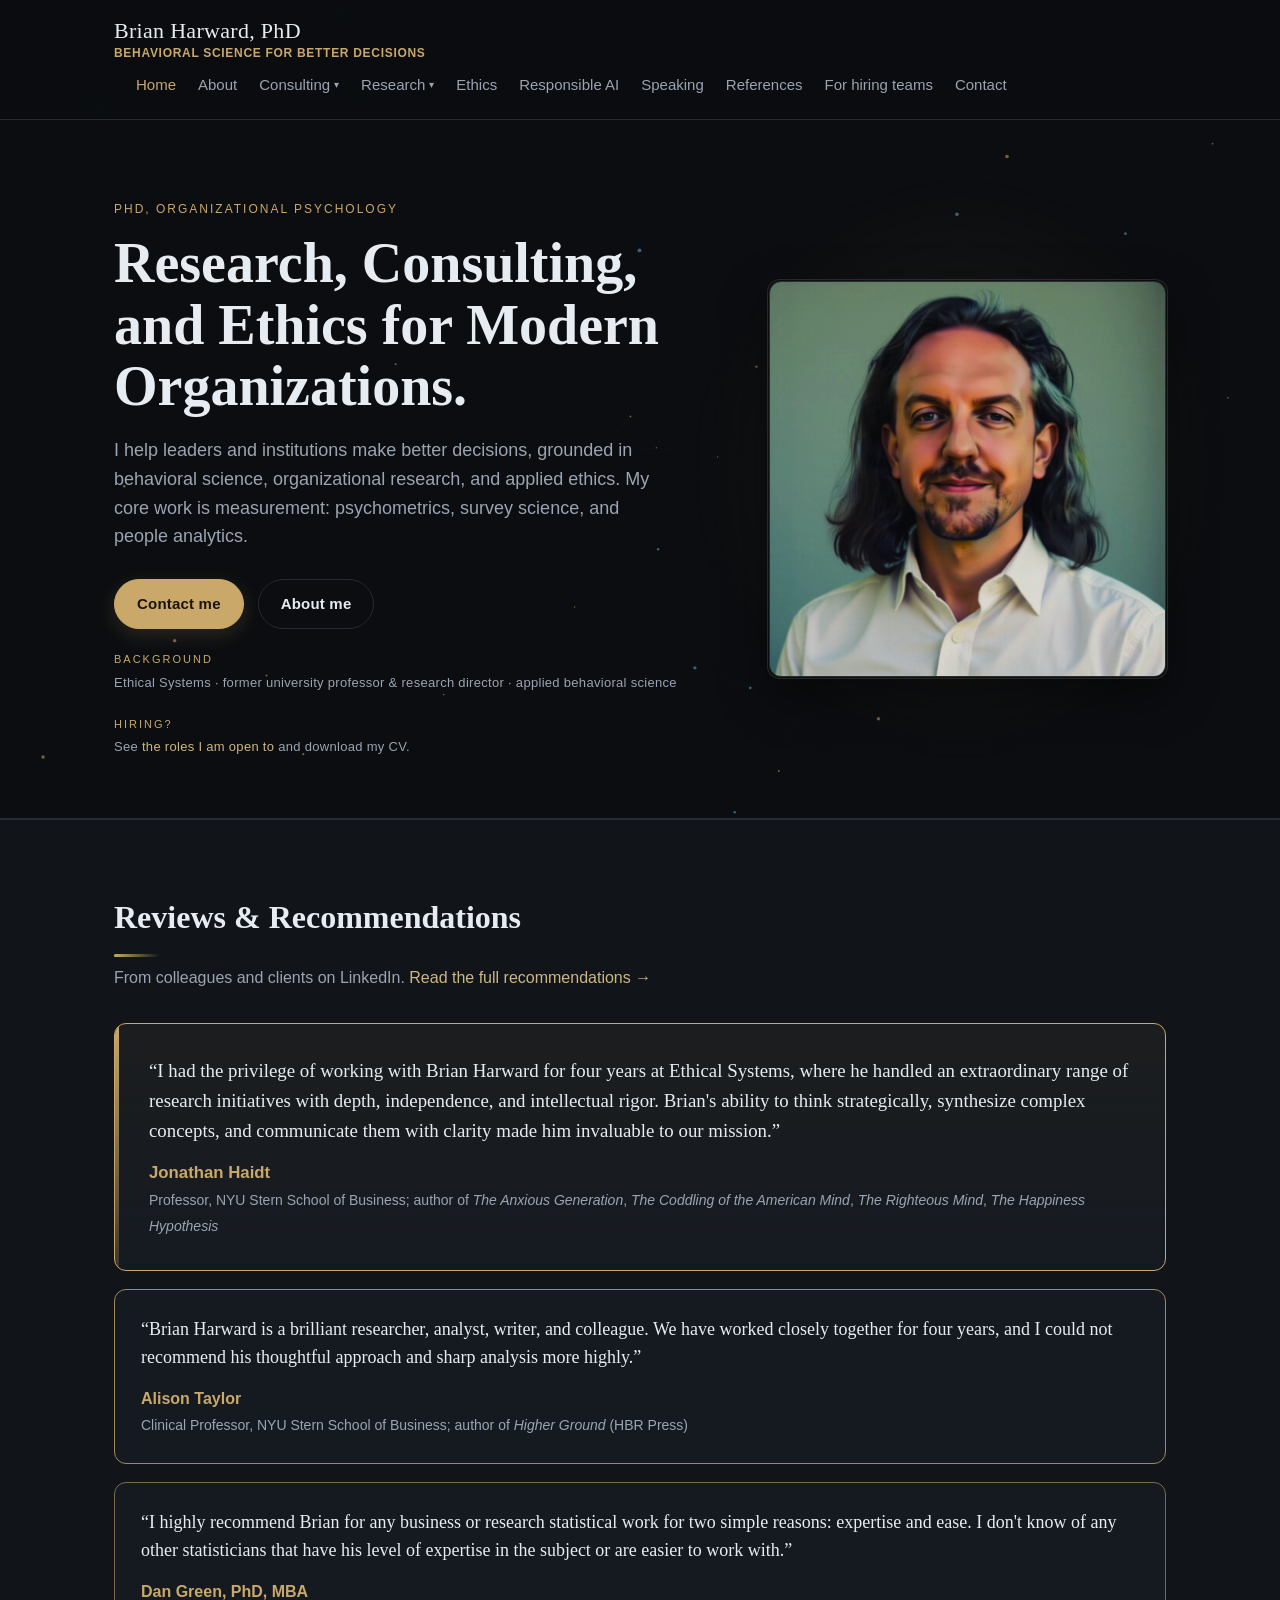
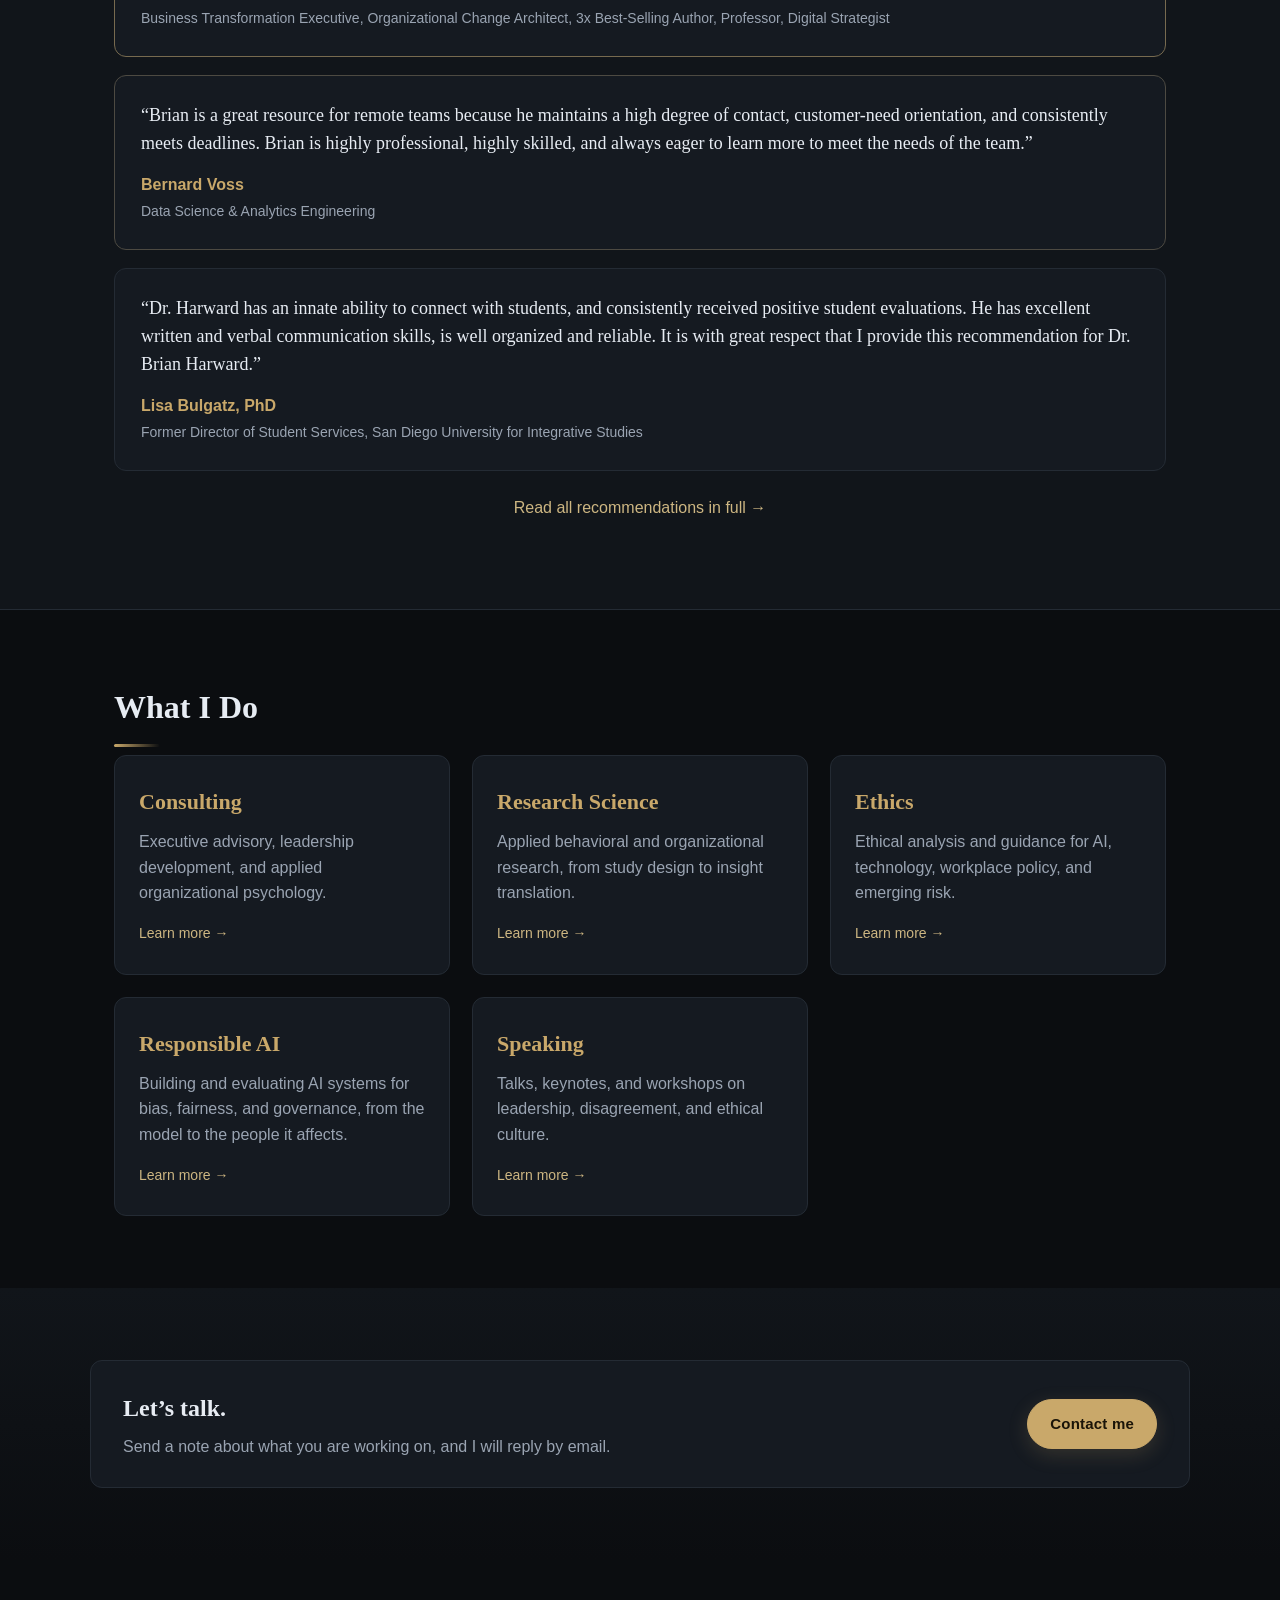
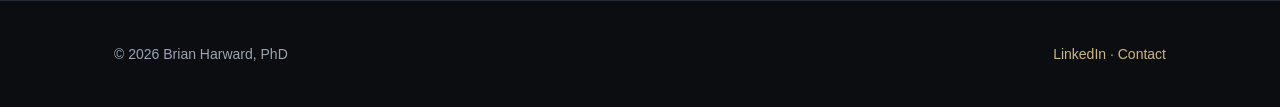
<file: index.html>
<!DOCTYPE html>
<html lang="en">
<head>
<meta charset="UTF-8">
<meta name="viewport" content="width=device-width, initial-scale=1.0">
  <link rel="icon" type="image/svg+xml" href="/favicon.svg">
  <link rel="icon" type="image/png" sizes="32x32" href="/favicon-32x32.png">
  <link rel="icon" type="image/png" sizes="16x16" href="/favicon-16x16.png">
  <link rel="shortcut icon" href="/favicon.ico">
  <link rel="apple-touch-icon" sizes="180x180" href="/apple-touch-icon.png">
  <link rel="manifest" href="/site.webmanifest">
  <meta name="theme-color" content="#000000">
<title>Brian Harward, PhD | Research Scientist, Psychometrics &amp; People Analytics</title>
<meta name="description" content="Organizational psychologist (PhD) and research scientist. Psychometrics, people analytics, survey and assessment design, and applied behavioral research for organizations, plus consulting on ethics and depolarization.">
<meta property="og:type" content="website">
<meta property="og:url" content="https://brianharward.com/">
<meta property="og:title" content="Brian Harward, PhD | Research Scientist, Psychometrics & People Analytics">
<meta property="og:description" content="Organizational psychologist (PhD) and research scientist. Psychometrics, people analytics, survey and assessment design, and applied behavioral research for organizations, plus consulting on ethics and depolarization.">
<meta name="twitter:card" content="summary">
<meta name="twitter:title" content="Brian Harward, PhD | Research Scientist, Psychometrics & People Analytics">
<meta name="twitter:description" content="Organizational psychologist (PhD) and research scientist. Psychometrics, people analytics, survey and assessment design, and applied behavioral research for organizations, plus consulting on ethics and depolarization.">
<script type="application/ld+json">
{
  "@context": "https://schema.org",
  "@graph": [
    {
      "@type": "WebSite",
      "@id": "https://brianharward.com/#website",
      "name": "Brian Harward, PhD",
      "url": "https://brianharward.com/",
      "inLanguage": "en-US",
      "publisher": {
        "@id": "https://brianharward.com/#practice"
      }
    },
    {
      "@type": "ProfessionalService",
      "@id": "https://brianharward.com/#practice",
      "name": "Brian Harward, PhD",
      "url": "https://brianharward.com/",
      "description": "Advisory and research practice: depolarization and stakeholder advisory for boards and executives, organizational research, psychometrics and people analytics, applied ethics, and responsible AI.",
      "founder": {
        "@id": "https://brianharward.com/#brian"
      },
      "provider": {
        "@id": "https://brianharward.com/#brian"
      },
      "areaServed": "US",
      "availableLanguage": "en",
      "email": "brian@brianharward.com",
      "sameAs": [
        "https://www.linkedin.com/in/brianharward/"
      ],
      "hasOfferCatalog": {
        "@type": "OfferCatalog",
        "name": "Advisory and research services",
        "itemListElement": [
          {
            "@type": "Offer",
            "url": "https://brianharward.com/consulting-depolarization.html",
            "itemOffered": {
              "@type": "Service",
              "name": "Depolarization and stakeholder advisory",
              "serviceType": "Board and executive advisory on political polarization",
              "description": "Board and C-suite advisory, crisis and reputation response, stakeholder and political dynamics mapping, internal culture and speech norms, management training, and leadership coaching for organizations navigating political polarization. Delivered jointly with Morgan Hamel of MH Partners Inc.",
              "audience": {
                "@type": "Audience",
                "audienceType": "Corporate boards and executives, universities, nonprofits, government agencies, faith organizations, professional associations"
              },
              "provider": {
                "@id": "https://brianharward.com/#brian"
              }
            }
          },
          {
            "@type": "Offer",
            "url": "https://brianharward.com/people-analytics-psychometrics.html",
            "itemOffered": {
              "@type": "Service",
              "name": "People analytics and psychometrics",
              "serviceType": "Measurement, assessment development, and validation",
              "description": "Survey science and employee listening, assessment development and validation, item response theory, factor analysis, reliability and validity evidence, and adverse impact and fairness analysis.",
              "provider": {
                "@id": "https://brianharward.com/#brian"
              }
            }
          },
          {
            "@type": "Offer",
            "url": "https://brianharward.com/consulting-research.html",
            "itemOffered": {
              "@type": "Service",
              "name": "Organizational research",
              "serviceType": "Applied research and evaluation",
              "description": "Custom surveys, interviews, focus groups, and mixed-method studies on ethical culture, perceived polarization, leadership effectiveness, engagement, and trust.",
              "provider": {
                "@id": "https://brianharward.com/#brian"
              }
            }
          },
          {
            "@type": "Offer",
            "url": "https://brianharward.com/speaking.html",
            "itemOffered": {
              "@type": "Service",
              "name": "Speaking",
              "serviceType": "Keynotes, workshops, and briefings",
              "provider": {
                "@id": "https://brianharward.com/#brian"
              }
            }
          }
        ]
      }
    },
    {
      "@type": "Person",
      "@id": "https://brianharward.com/#brian",
      "name": "Brian Harward",
      "honorificSuffix": "PhD",
      "jobTitle": "Organizational psychologist and research scientist",
      "url": "https://brianharward.com/",
      "email": "brian@brianharward.com",
      "description": "Organizational psychologist (PhD) and research scientist. Advises boards and executives on political polarization and stakeholder dynamics with Morgan Hamel of MH Partners, and works in psychometrics, people analytics, applied ethics, and organizational research.",
      "knowsAbout": [
        "Political polarization",
        "Depolarization consulting",
        "Stakeholder dynamics",
        "Board advisory",
        "Organizational ethics",
        "Ethical culture measurement",
        "Psychometrics",
        "People analytics",
        "Survey design and validation",
        "Selection and assessment",
        "Adverse impact and fairness analysis",
        "Responsible AI",
        "Behavioral science"
      ],
      "alumniOf": {
        "@type": "CollegeOrUniversity",
        "name": "Walden University"
      },
      "award": "Distinguished Faculty Award for teaching statistics",
      "address": {
        "@type": "PostalAddress",
        "addressLocality": "San Antonio",
        "addressRegion": "TX",
        "addressCountry": "US"
      },
      "sameAs": [
        "https://www.linkedin.com/in/brianharward/",
        "https://statsfriend.com/"
      ],
      "worksFor": {
        "@id": "https://brianharward.com/#practice"
      }
    }
  ]
}
</script>
<link rel="stylesheet" href="styles.css">
</head>
<body>
  <canvas id="bg-net" aria-hidden="true"></canvas>
<header class="site-header">
  <div class="container nav-row">
    <a class="brand" href="index.html"><span class="brand-name">Brian Harward, PhD</span><span class="brand-tag">Behavioral Science for Better Decisions</span></a>
    <button class="nav-toggle" type="button" aria-label="Open menu" aria-controls="primary-nav" aria-expanded="false"><span class="bars" aria-hidden="true"></span></button>
    <nav class="primary-nav" id="primary-nav">
<a href="index.html" class="active">Home</a>
<a href="about.html">About</a>
<div class="nav-item has-dropdown">
<a href="consulting.html" class="nav-top">Consulting <span class="caret" aria-hidden="true">▾</span></a>
<div class="dropdown" role="menu">
<a href="consulting.html" role="menuitem">Consulting overview</a>
<a href="consulting-depolarization.html" role="menuitem">Depolarization Consulting</a>
<a href="consulting-research.html" role="menuitem">Research Consulting</a>
</div>
</div>
<div class="nav-item has-dropdown">
<a href="research.html" class="nav-top">Research <span class="caret" aria-hidden="true">▾</span></a>
<div class="dropdown" role="menu">
<a href="research.html" role="menuitem">Research science</a>
<a href="people-analytics-psychometrics.html" role="menuitem">People analytics &amp; psychometrics</a>
<a href="work.html" role="menuitem">Selected work &amp; publications</a>
</div>
</div>
<a href="ethics.html">Ethics</a><a href="human-layer.html">Responsible AI</a>
<a href="speaking.html">Speaking</a><a href="references.html">References</a>
<a href="hiring.html">For hiring teams</a>
<a href="contact.html">Contact</a>
</nav>
  </div>
</header>

<section class="hero">
  <div class="container hero-grid">
    <div class="hero-text">
      <p class="eyebrow">PhD, Organizational Psychology</p>
      <h1>Research, Consulting, and Ethics for Modern Organizations.</h1>
      <p class="lead">I help leaders and institutions make better decisions, grounded in behavioral science, organizational research, and applied ethics. My core work is measurement: psychometrics, survey science, and people analytics.</p>
      <div class="cta-row">
        <a class="btn btn-primary" href="contact.html">Contact me</a>
        <a class="btn btn-ghost" href="about.html">About me</a>
      </div>
      <p class="hero-trust"><span class="hero-trust-label">Background</span> Ethical Systems · former university professor &amp; research director · applied behavioral science</p>
      <p class="hero-trust"><span class="hero-trust-label">Hiring?</span> See <a href="hiring.html">the roles I am open to</a> and download my CV.</p>
    </div>
    <div class="hero-image">
      <img src="headshot.jpg" alt="Portrait of Brian Harward">
    </div>
  </div>
</section>

<section class="reviews">
  <div class="container">
    <h2 class="section-title">Reviews & Recommendations</h2>
    <p class="section-sub">From colleagues and clients on LinkedIn. <a href="references.html">Read the full recommendations →</a></p>
    <div class="quote-grid">

      <figure class="quote quote-feature">
        <blockquote>“I had the privilege of working with Brian Harward for four years at Ethical Systems, where he handled an extraordinary range of research initiatives with depth, independence, and intellectual rigor. Brian's ability to think strategically, synthesize complex concepts, and communicate them with clarity made him invaluable to our mission.”</blockquote>
        <figcaption>
          <strong>Jonathan Haidt</strong>
          <span>Professor, NYU Stern School of Business; author of <em>The Anxious Generation</em>, <em>The Coddling of the American Mind</em>, <em>The Righteous Mind</em>, <em>The Happiness Hypothesis</em></span>
        </figcaption>
      </figure>

      <figure class="quote">
        <blockquote>“Brian Harward is a brilliant researcher, analyst, writer, and colleague. We have worked closely together for four years, and I could not recommend his thoughtful approach and sharp analysis more highly.”</blockquote>
        <figcaption>
          <strong>Alison Taylor</strong>
          <span>Clinical Professor, NYU Stern School of Business; author of <em>Higher Ground</em> (HBR Press)</span>
        </figcaption>
      </figure>

      <figure class="quote">
        <blockquote>“I highly recommend Brian for any business or research statistical work for two simple reasons: expertise and ease. I don't know of any other statisticians that have his level of expertise in the subject or are easier to work with.”</blockquote>
        <figcaption>
          <strong>Dan Green, PhD, MBA</strong>
          <span>Business Transformation Executive, Organizational Change Architect, 3x Best-Selling Author, Professor, Digital Strategist</span>
        </figcaption>
      </figure>

      <figure class="quote">
        <blockquote>“Brian is a great resource for remote teams because he maintains a high degree of contact, customer-need orientation, and consistently meets deadlines. Brian is highly professional, highly skilled, and always eager to learn more to meet the needs of the team.”</blockquote>
        <figcaption>
          <strong>Bernard Voss</strong>
          <span>Data Science & Analytics Engineering</span>
        </figcaption>
      </figure>

      <figure class="quote quote-wide">
        <blockquote>“Dr. Harward has an innate ability to connect with students, and consistently received positive student evaluations. He has excellent written and verbal communication skills, is well organized and reliable. It is with great respect that I provide this recommendation for Dr. Brian Harward.”</blockquote>
        <figcaption>
          <strong>Lisa Bulgatz, PhD</strong>
          <span>Former Director of Student Services, San Diego University for Integrative Studies</span>
        </figcaption>
      </figure>

    </div>
    <p class="muted center" style="margin-top:24px"><a href="references.html">Read all recommendations in full →</a></p>
  </div>
</section>

<section class="services">
  <div class="container">
    <h2 class="section-title">What I Do</h2>
    <div class="card-grid card-grid-3">
      <a class="card" href="consulting.html">
        <h3>Consulting</h3>
        <p>Executive advisory, leadership development, and applied organizational psychology.</p>
        <span class="card-link">Learn more →</span>
      </a>
          <a class="card" href="research.html">
        <h3>Research Science</h3>
        <p>Applied behavioral and organizational research, from study design to insight translation.</p>
        <span class="card-link">Learn more →</span>
      </a>
          <a class="card" href="ethics.html">
        <h3>Ethics</h3>
        <p>Ethical analysis and guidance for AI, technology, workplace policy, and emerging risk.</p>
        <span class="card-link">Learn more →</span>
      </a>
          <a class="card" href="human-layer.html">
        <h3>Responsible AI</h3>
        <p>Building and evaluating AI systems for bias, fairness, and governance, from the model to the people it affects.</p>
        <span class="card-link">Learn more →</span>
      </a>
          <a class="card" href="speaking.html">
        <h3>Speaking</h3>
        <p>Talks, keynotes, and workshops on leadership, disagreement, and ethical culture.</p>
        <span class="card-link">Learn more →</span>
      </a>
    </div>
  </div>
</section>

<section class="cta-strip">
  <div class="container cta-strip-inner">
    <div>
      <h2>Let’s talk.</h2>
      <p>Send a note about what you are working on, and I will reply by email.</p>
    </div>
    <a class="btn btn-primary" href="contact.html">Contact me</a>
  </div>
</section>

<footer class="site-footer">
  <div class="container footer-row">
    <p>&copy; <span id="year"></span> Brian Harward, PhD</p>
    <p>
      <a href="https://www.linkedin.com/in/brianharward/" target="_blank" rel="noopener">LinkedIn</a>
      · <a href="contact.html">Contact</a>
    </p>
  </div>
  <script>document.getElementById('year').textContent=new Date().getFullYear();</script>
</footer>
<script src="nav.js" defer></script>
  <!-- bg-net -->
  <script>
  (function(){
    var canvas=document.getElementById("bg-net"); if(!canvas) return;
    var ctx=canvas.getContext("2d"); var W,H,DPR,nodes=[];
    var GOLD="201,168,106", BLUE="106,166,201";
    var reduce=window.matchMedia("(prefers-reduced-motion: reduce)").matches;
    function resize(){DPR=Math.min(window.devicePixelRatio||1,2);W=window.innerWidth;H=window.innerHeight;canvas.width=W*DPR;canvas.height=H*DPR;canvas.style.width=W+"px";canvas.style.height=H+"px";ctx.setTransform(DPR,0,0,DPR,0,0);}
    function init(){var count=Math.round(Math.min(70,Math.max(28,(W*H)/26000)));nodes=[];for(var i=0;i<count;i++){nodes.push({x:Math.random()*W,y:Math.random()*H,vx:(Math.random()-0.5)*0.12,vy:(Math.random()-0.5)*0.12,r:Math.random()*1.4+0.6,gold:Math.random()<0.55});}}
    function draw(){ctx.clearRect(0,0,W,H);var LINK=140;for(var i=0;i<nodes.length;i++){var a=nodes[i];for(var j=i+1;j<nodes.length;j++){var b=nodes[j];var dx=a.x-b.x,dy=a.y-b.y;var d=Math.sqrt(dx*dx+dy*dy);if(d<LINK){var op=(1-d/LINK)*0.10;ctx.strokeStyle="rgba("+(a.gold?GOLD:BLUE)+","+op+")";ctx.lineWidth=0.6;ctx.beginPath();ctx.moveTo(a.x,a.y);ctx.lineTo(b.x,b.y);ctx.stroke();}}}for(var k=0;k<nodes.length;k++){var n=nodes[k];ctx.beginPath();ctx.arc(n.x,n.y,n.r,0,Math.PI*2);ctx.fillStyle="rgba("+(n.gold?GOLD:BLUE)+",0.55)";ctx.fill();}}
    function step(){for(var k=0;k<nodes.length;k++){var n=nodes[k];n.x+=n.vx;n.y+=n.vy;if(n.x<0||n.x>W)n.vx*=-1;if(n.y<0||n.y>H)n.vy*=-1;}draw();if(!reduce)requestAnimationFrame(step);}
    resize();init();window.addEventListener("resize",function(){resize();init();draw();});
    if(reduce){draw();}else{requestAnimationFrame(step);}
  })();
  </script>
  <!-- /bg-net -->
</body>
</html>
</file>
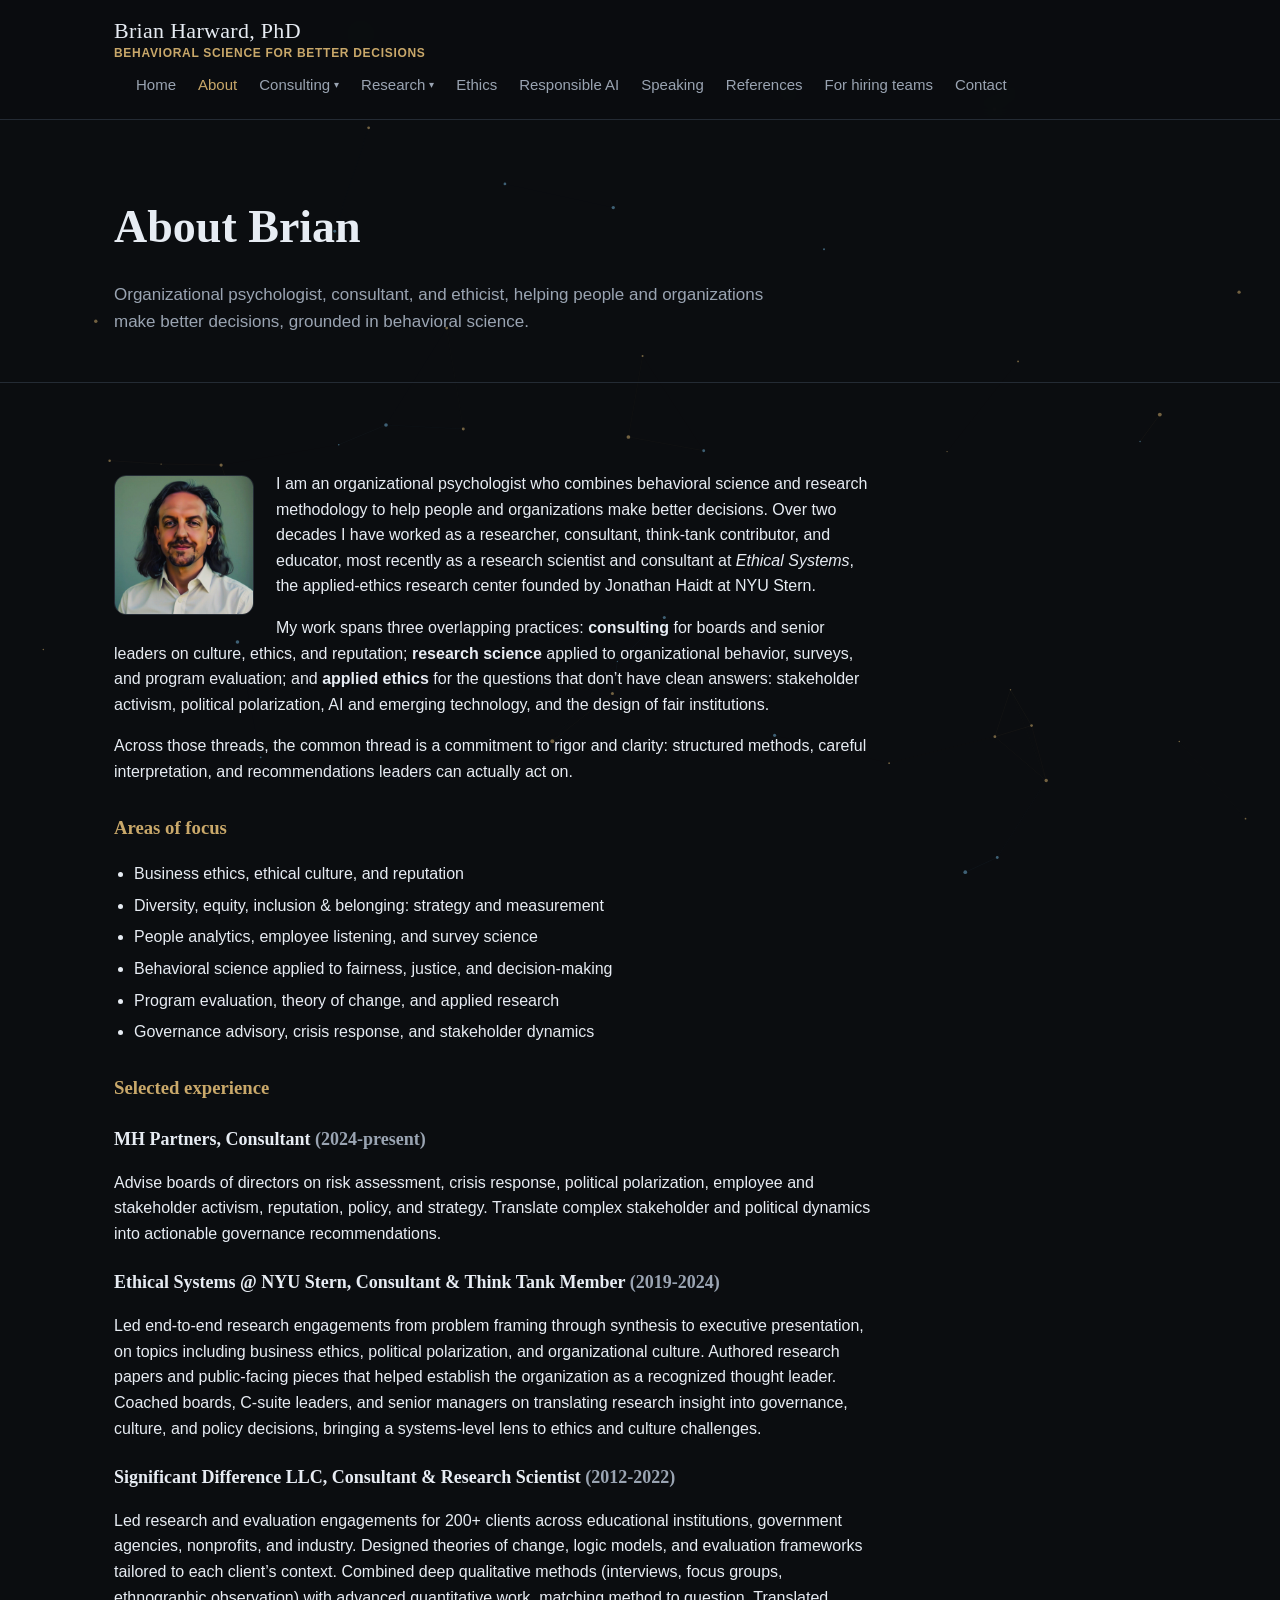
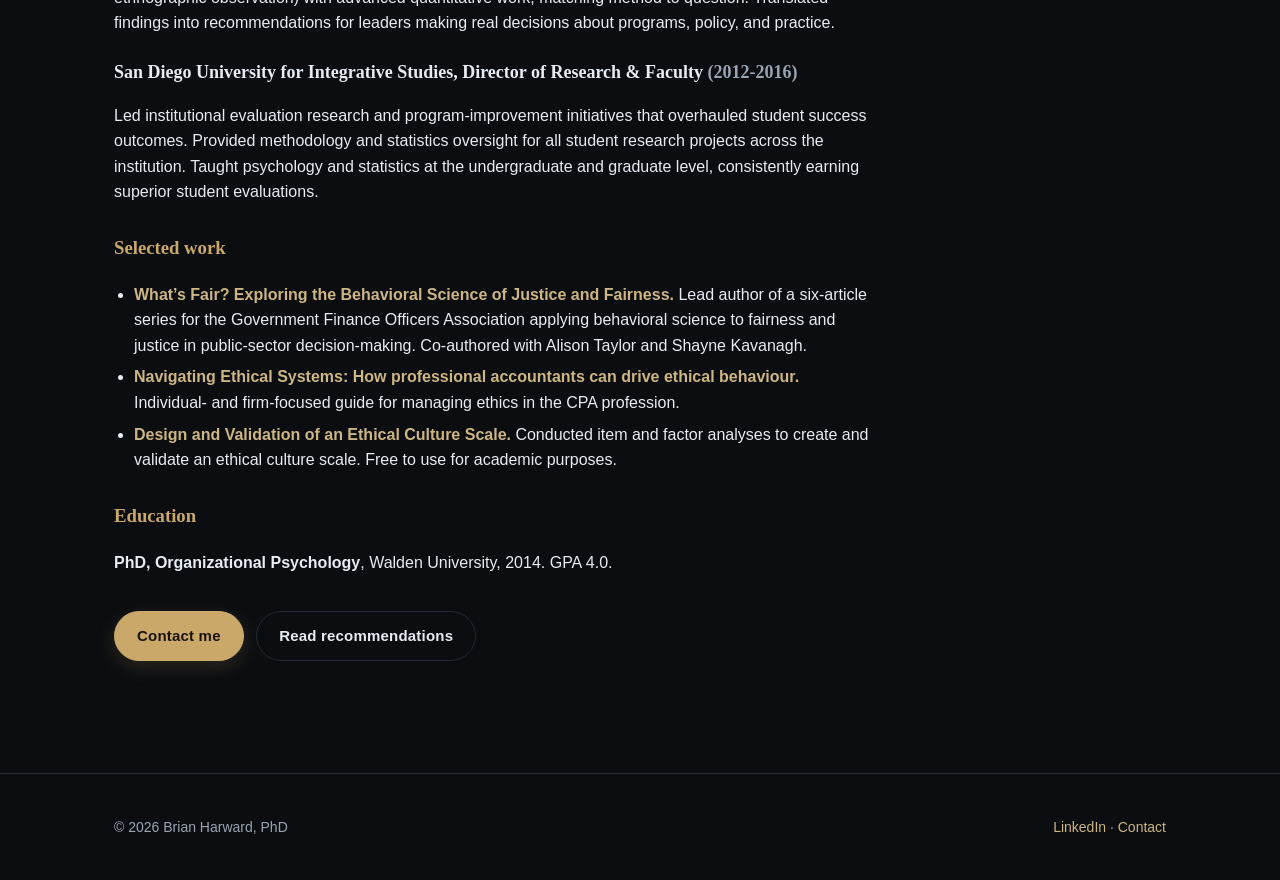
<file: about.html>
<!DOCTYPE html>
<html lang="en">
<head>
<meta charset="UTF-8">
<meta name="viewport" content="width=device-width, initial-scale=1.0">
  <link rel="icon" type="image/svg+xml" href="/favicon.svg">
  <link rel="icon" type="image/png" sizes="32x32" href="/favicon-32x32.png">
  <link rel="icon" type="image/png" sizes="16x16" href="/favicon-16x16.png">
  <link rel="shortcut icon" href="/favicon.ico">
  <link rel="apple-touch-icon" sizes="180x180" href="/apple-touch-icon.png">
  <link rel="manifest" href="/site.webmanifest">
  <meta name="theme-color" content="#000000">
<title>About Brian Harward, PhD — Strategy & Ethics Consultant</title>
<meta name="description" content="Research scientist and consultant Brian Harward, PhD: bringing rigorous behavioral science to political polarization, strategy, and ethics work.">
<meta property="og:type" content="website">
<meta property="og:url" content="https://brianharward.com/about.html">
<meta property="og:title" content="About Brian Harward, PhD — Strategy & Ethics Consultant">
<meta property="og:description" content="Research scientist and consultant Brian Harward, PhD: bringing rigorous behavioral science to political polarization, strategy, and ethics work.">
<meta name="twitter:card" content="summary">
<meta name="twitter:title" content="About Brian Harward, PhD — Strategy & Ethics Consultant">
<meta name="twitter:description" content="Research scientist and consultant Brian Harward, PhD: bringing rigorous behavioral science to political polarization, strategy, and ethics work.">
<script type="application/ld+json">
{
  "@context": "https://schema.org",
  "@graph": [
    {
      "@type": "WebSite",
      "@id": "https://brianharward.com/#website",
      "name": "Brian Harward, PhD",
      "url": "https://brianharward.com/",
      "inLanguage": "en-US",
      "publisher": {
        "@id": "https://brianharward.com/#practice"
      }
    },
    {
      "@type": "ProfessionalService",
      "@id": "https://brianharward.com/#practice",
      "name": "Brian Harward, PhD",
      "url": "https://brianharward.com/",
      "description": "Advisory and research practice: depolarization and stakeholder advisory for boards and executives, organizational research, psychometrics and people analytics, applied ethics, and responsible AI.",
      "founder": {
        "@id": "https://brianharward.com/#brian"
      },
      "provider": {
        "@id": "https://brianharward.com/#brian"
      },
      "areaServed": "US",
      "availableLanguage": "en",
      "email": "brian@brianharward.com",
      "sameAs": [
        "https://www.linkedin.com/in/brianharward/"
      ],
      "hasOfferCatalog": {
        "@type": "OfferCatalog",
        "name": "Advisory and research services",
        "itemListElement": [
          {
            "@type": "Offer",
            "url": "https://brianharward.com/consulting-depolarization.html",
            "itemOffered": {
              "@type": "Service",
              "name": "Depolarization and stakeholder advisory",
              "serviceType": "Board and executive advisory on political polarization",
              "description": "Board and C-suite advisory, crisis and reputation response, stakeholder and political dynamics mapping, internal culture and speech norms, management training, and leadership coaching for organizations navigating political polarization. Delivered jointly with Morgan Hamel of MH Partners Inc.",
              "audience": {
                "@type": "Audience",
                "audienceType": "Corporate boards and executives, universities, nonprofits, government agencies, faith organizations, professional associations"
              },
              "provider": {
                "@id": "https://brianharward.com/#brian"
              }
            }
          },
          {
            "@type": "Offer",
            "url": "https://brianharward.com/people-analytics-psychometrics.html",
            "itemOffered": {
              "@type": "Service",
              "name": "People analytics and psychometrics",
              "serviceType": "Measurement, assessment development, and validation",
              "description": "Survey science and employee listening, assessment development and validation, item response theory, factor analysis, reliability and validity evidence, and adverse impact and fairness analysis.",
              "provider": {
                "@id": "https://brianharward.com/#brian"
              }
            }
          },
          {
            "@type": "Offer",
            "url": "https://brianharward.com/consulting-research.html",
            "itemOffered": {
              "@type": "Service",
              "name": "Organizational research",
              "serviceType": "Applied research and evaluation",
              "description": "Custom surveys, interviews, focus groups, and mixed-method studies on ethical culture, perceived polarization, leadership effectiveness, engagement, and trust.",
              "provider": {
                "@id": "https://brianharward.com/#brian"
              }
            }
          },
          {
            "@type": "Offer",
            "url": "https://brianharward.com/speaking.html",
            "itemOffered": {
              "@type": "Service",
              "name": "Speaking",
              "serviceType": "Keynotes, workshops, and briefings",
              "provider": {
                "@id": "https://brianharward.com/#brian"
              }
            }
          }
        ]
      }
    },
    {
      "@type": "Person",
      "@id": "https://brianharward.com/#brian",
      "name": "Brian Harward",
      "honorificSuffix": "PhD",
      "jobTitle": "Organizational psychologist and research scientist",
      "url": "https://brianharward.com/",
      "email": "brian@brianharward.com",
      "description": "Organizational psychologist (PhD) and research scientist. Advises boards and executives on political polarization and stakeholder dynamics with Morgan Hamel of MH Partners, and works in psychometrics, people analytics, applied ethics, and organizational research.",
      "knowsAbout": [
        "Political polarization",
        "Depolarization consulting",
        "Stakeholder dynamics",
        "Board advisory",
        "Organizational ethics",
        "Ethical culture measurement",
        "Psychometrics",
        "People analytics",
        "Survey design and validation",
        "Selection and assessment",
        "Adverse impact and fairness analysis",
        "Responsible AI",
        "Behavioral science"
      ],
      "alumniOf": {
        "@type": "CollegeOrUniversity",
        "name": "Walden University"
      },
      "award": "Distinguished Faculty Award for teaching statistics",
      "address": {
        "@type": "PostalAddress",
        "addressLocality": "San Antonio",
        "addressRegion": "TX",
        "addressCountry": "US"
      },
      "sameAs": [
        "https://www.linkedin.com/in/brianharward/",
        "https://statsfriend.com/"
      ],
      "worksFor": {
        "@id": "https://brianharward.com/#practice"
      }
    }
  ]
}
</script>
<link rel="stylesheet" href="styles.css">
</head>
<body>
  <canvas id="bg-net" aria-hidden="true"></canvas>
<header class="site-header">
<div class="container nav-row">
<a class="brand" href="index.html"><span class="brand-name">Brian Harward, PhD</span><span class="brand-tag">Behavioral Science for Better Decisions</span></a>
<button class="nav-toggle" type="button" aria-label="Open menu" aria-controls="primary-nav" aria-expanded="false"><span class="bars" aria-hidden="true"></span></button>
    <nav class="primary-nav" id="primary-nav">
<a href="index.html">Home</a>
<a href="about.html" class="active">About</a>
<div class="nav-item has-dropdown">
<a href="consulting.html" class="nav-top">Consulting <span class="caret" aria-hidden="true">▾</span></a>
<div class="dropdown" role="menu">
<a href="consulting.html" role="menuitem">Consulting overview</a>
<a href="consulting-depolarization.html" role="menuitem">Depolarization Consulting</a>
<a href="consulting-research.html" role="menuitem">Research Consulting</a>
</div>
</div>
<div class="nav-item has-dropdown">
<a href="research.html" class="nav-top">Research <span class="caret" aria-hidden="true">▾</span></a>
<div class="dropdown" role="menu">
<a href="research.html" role="menuitem">Research science</a>
<a href="people-analytics-psychometrics.html" role="menuitem">People analytics &amp; psychometrics</a>
<a href="work.html" role="menuitem">Selected work &amp; publications</a>
</div>
</div>
<a href="ethics.html">Ethics</a><a href="human-layer.html">Responsible AI</a>
<a href="speaking.html">Speaking</a><a href="references.html">References</a>
<a href="hiring.html">For hiring teams</a>
<a href="contact.html">Contact</a>
</nav>
</div>
</header>

<section class="page-hero">
<div class="container">
<h1>About Brian</h1>
<p>Organizational psychologist, consultant, and ethicist, helping people and organizations make better decisions, grounded in behavioral science.</p>
</div>
</section>

<section>
<div class="container">
<div class="prose about-body">
<img src="headshot.jpg" alt="Portrait of Brian Harward" class="about-photo about-photo-float">
<p>I am an organizational psychologist who combines behavioral science and research methodology to help people and organizations make better decisions. Over two decades I have worked as a researcher, consultant, think-tank contributor, and educator, most recently as a research scientist and consultant at <em>Ethical Systems</em>, the applied-ethics research center founded by Jonathan Haidt at NYU Stern.</p>
<p>My work spans three overlapping practices: <strong>consulting</strong> for boards and senior leaders on culture, ethics, and reputation; <strong>research science</strong> applied to organizational behavior, surveys, and program evaluation; and <strong>applied ethics</strong> for the questions that don’t have clean answers: stakeholder activism, political polarization, AI and emerging technology, and the design of fair institutions.</p>
<p>Across those threads, the common thread is a commitment to rigor and clarity: structured methods, careful interpretation, and recommendations leaders can actually act on.</p>

<h3>Areas of focus</h3>
<ul>
<li>Business ethics, ethical culture, and reputation</li>
<li>Diversity, equity, inclusion & belonging: strategy and measurement</li>
<li>People analytics, employee listening, and survey science</li>
<li>Behavioral science applied to fairness, justice, and decision-making</li>
<li>Program evaluation, theory of change, and applied research</li>
<li>Governance advisory, crisis response, and stakeholder dynamics</li>
</ul>

<h3>Selected experience</h3>

<h4>MH Partners, Consultant <span class="muted">(2024-present)</span></h4>
<p>Advise boards of directors on risk assessment, crisis response, political polarization, employee and stakeholder activism, reputation, policy, and strategy. Translate complex stakeholder and political dynamics into actionable governance recommendations.</p>

<h4>Ethical Systems @ NYU Stern, Consultant & Think Tank Member <span class="muted">(2019-2024)</span></h4>
<p>Led end-to-end research engagements from problem framing through synthesis to executive presentation, on topics including business ethics, political polarization, and organizational culture. Authored research papers and public-facing pieces that helped establish the organization as a recognized thought leader. Coached boards, C-suite leaders, and senior managers on translating research insight into governance, culture, and policy decisions, bringing a systems-level lens to ethics and culture challenges.</p>

<h4>Significant Difference LLC, Consultant & Research Scientist <span class="muted">(2012-2022)</span></h4>
<p>Led research and evaluation engagements for 200+ clients across educational institutions, government agencies, nonprofits, and industry. Designed theories of change, logic models, and evaluation frameworks tailored to each client’s context. Combined deep qualitative methods (interviews, focus groups, ethnographic observation) with advanced quantitative work, matching method to question. Translated findings into recommendations for leaders making real decisions about programs, policy, and practice.</p>

<h4>San Diego University for Integrative Studies, Director of Research & Faculty <span class="muted">(2012-2016)</span></h4>
<p>Led institutional evaluation research and program-improvement initiatives that overhauled student success outcomes. Provided methodology and statistics oversight for all student research projects across the institution. Taught psychology and statistics at the undergraduate and graduate level, consistently earning superior student evaluations.</p>

<h3>Selected work</h3>
<ul>
<li><strong><a href="https://www.gfoa.org/materials/whats-fair-gfr1021" target="_blank" rel="noopener">What’s Fair? Exploring the Behavioral Science of Justice and Fairness.</a></strong> Lead author of a six-article series for the Government Finance Officers Association applying behavioral science to fairness and justice in public-sector decision-making. Co-authored with Alison Taylor and Shayne Kavanagh.</li>
<li><strong><a href="navigating-ethical-systems.pdf" target="_blank" rel="noopener">Navigating Ethical Systems: How professional accountants can drive ethical behaviour.</a></strong> Individual- and firm-focused guide for managing ethics in the CPA profession.</li>
<li><strong><a href="https://www.ethicalsystems.org/wp-content/uploads/2021/07/Ethical-Culture-Survey.pdf" target="_blank" rel="noopener">Design and Validation of an Ethical Culture Scale.</a></strong> Conducted item and factor analyses to create and validate an ethical culture scale. Free to use for academic purposes.</li>
</ul>

<h3>Education</h3>
<p><strong>PhD, Organizational Psychology</strong>, Walden University, 2014. GPA 4.0.</p>

<div style="margin-top:36px">
<a class="btn btn-primary" href="contact.html">Contact me</a>
<a class="btn btn-ghost" href="references.html" style="margin-left:8px">Read recommendations</a>
</div>
</div>
</div>
</section>

<footer class="site-footer">
<div class="container footer-row">
<p>&copy; <span id="year"></span> Brian Harward, PhD</p>
<p>
<a href="https://www.linkedin.com/in/brianharward/" target="_blank" rel="noopener">LinkedIn</a>
· <a href="contact.html">Contact</a>
</p>
</div>
<script>document.getElementById('year').textContent=new Date().getFullYear();</script>
</footer>
<script src="nav.js" defer></script>

  <!-- bg-net -->
  <script>
  (function(){
    var canvas=document.getElementById("bg-net"); if(!canvas) return;
    var ctx=canvas.getContext("2d"); var W,H,DPR,nodes=[];
    var GOLD="201,168,106", BLUE="106,166,201";
    var reduce=window.matchMedia("(prefers-reduced-motion: reduce)").matches;
    function resize(){DPR=Math.min(window.devicePixelRatio||1,2);W=window.innerWidth;H=window.innerHeight;canvas.width=W*DPR;canvas.height=H*DPR;canvas.style.width=W+"px";canvas.style.height=H+"px";ctx.setTransform(DPR,0,0,DPR,0,0);}
    function init(){var count=Math.round(Math.min(70,Math.max(28,(W*H)/26000)));nodes=[];for(var i=0;i<count;i++){nodes.push({x:Math.random()*W,y:Math.random()*H,vx:(Math.random()-0.5)*0.12,vy:(Math.random()-0.5)*0.12,r:Math.random()*1.4+0.6,gold:Math.random()<0.55});}}
    function draw(){ctx.clearRect(0,0,W,H);var LINK=140;for(var i=0;i<nodes.length;i++){var a=nodes[i];for(var j=i+1;j<nodes.length;j++){var b=nodes[j];var dx=a.x-b.x,dy=a.y-b.y;var d=Math.sqrt(dx*dx+dy*dy);if(d<LINK){var op=(1-d/LINK)*0.10;ctx.strokeStyle="rgba("+(a.gold?GOLD:BLUE)+","+op+")";ctx.lineWidth=0.6;ctx.beginPath();ctx.moveTo(a.x,a.y);ctx.lineTo(b.x,b.y);ctx.stroke();}}}for(var k=0;k<nodes.length;k++){var n=nodes[k];ctx.beginPath();ctx.arc(n.x,n.y,n.r,0,Math.PI*2);ctx.fillStyle="rgba("+(n.gold?GOLD:BLUE)+",0.55)";ctx.fill();}}
    function step(){for(var k=0;k<nodes.length;k++){var n=nodes[k];n.x+=n.vx;n.y+=n.vy;if(n.x<0||n.x>W)n.vx*=-1;if(n.y<0||n.y>H)n.vy*=-1;}draw();if(!reduce)requestAnimationFrame(step);}
    resize();init();window.addEventListener("resize",function(){resize();init();draw();});
    if(reduce){draw();}else{requestAnimationFrame(step);}
  })();
  </script>
  <!-- /bg-net -->
</body>
</html>
</file>
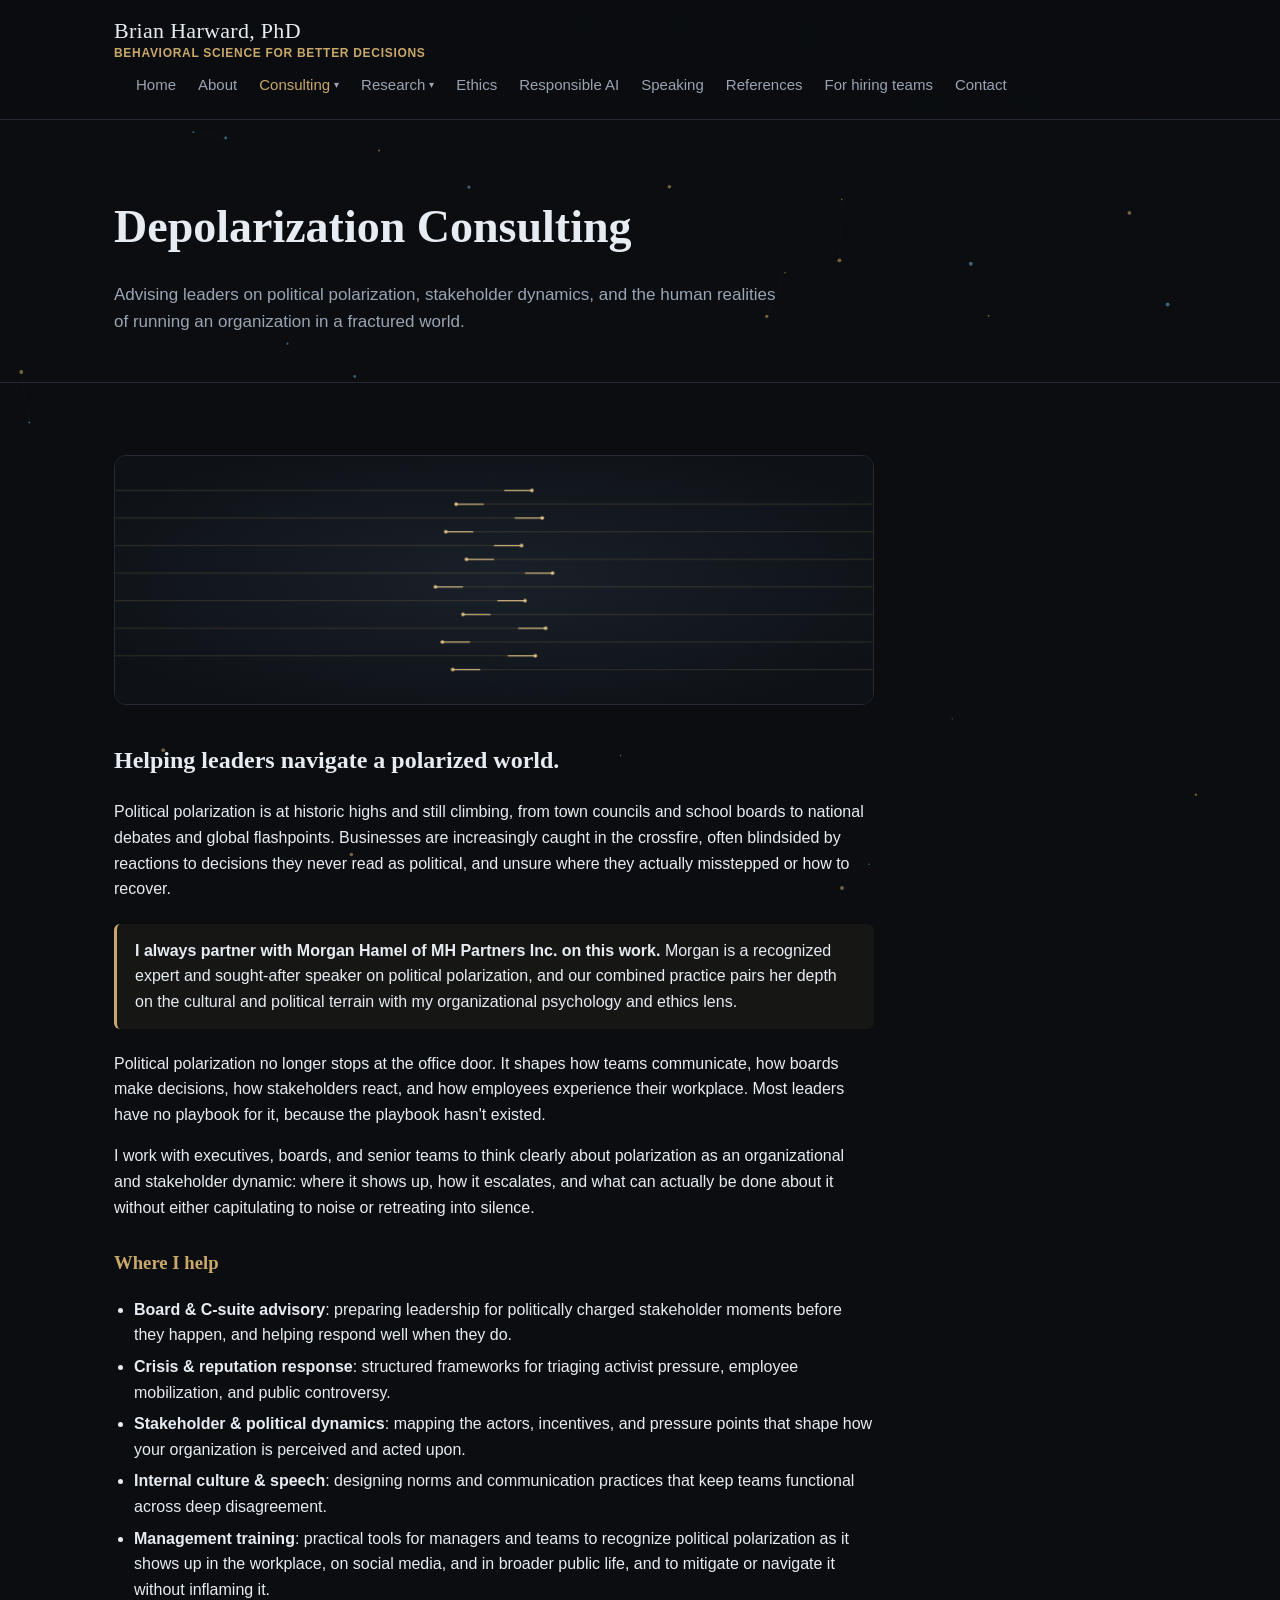
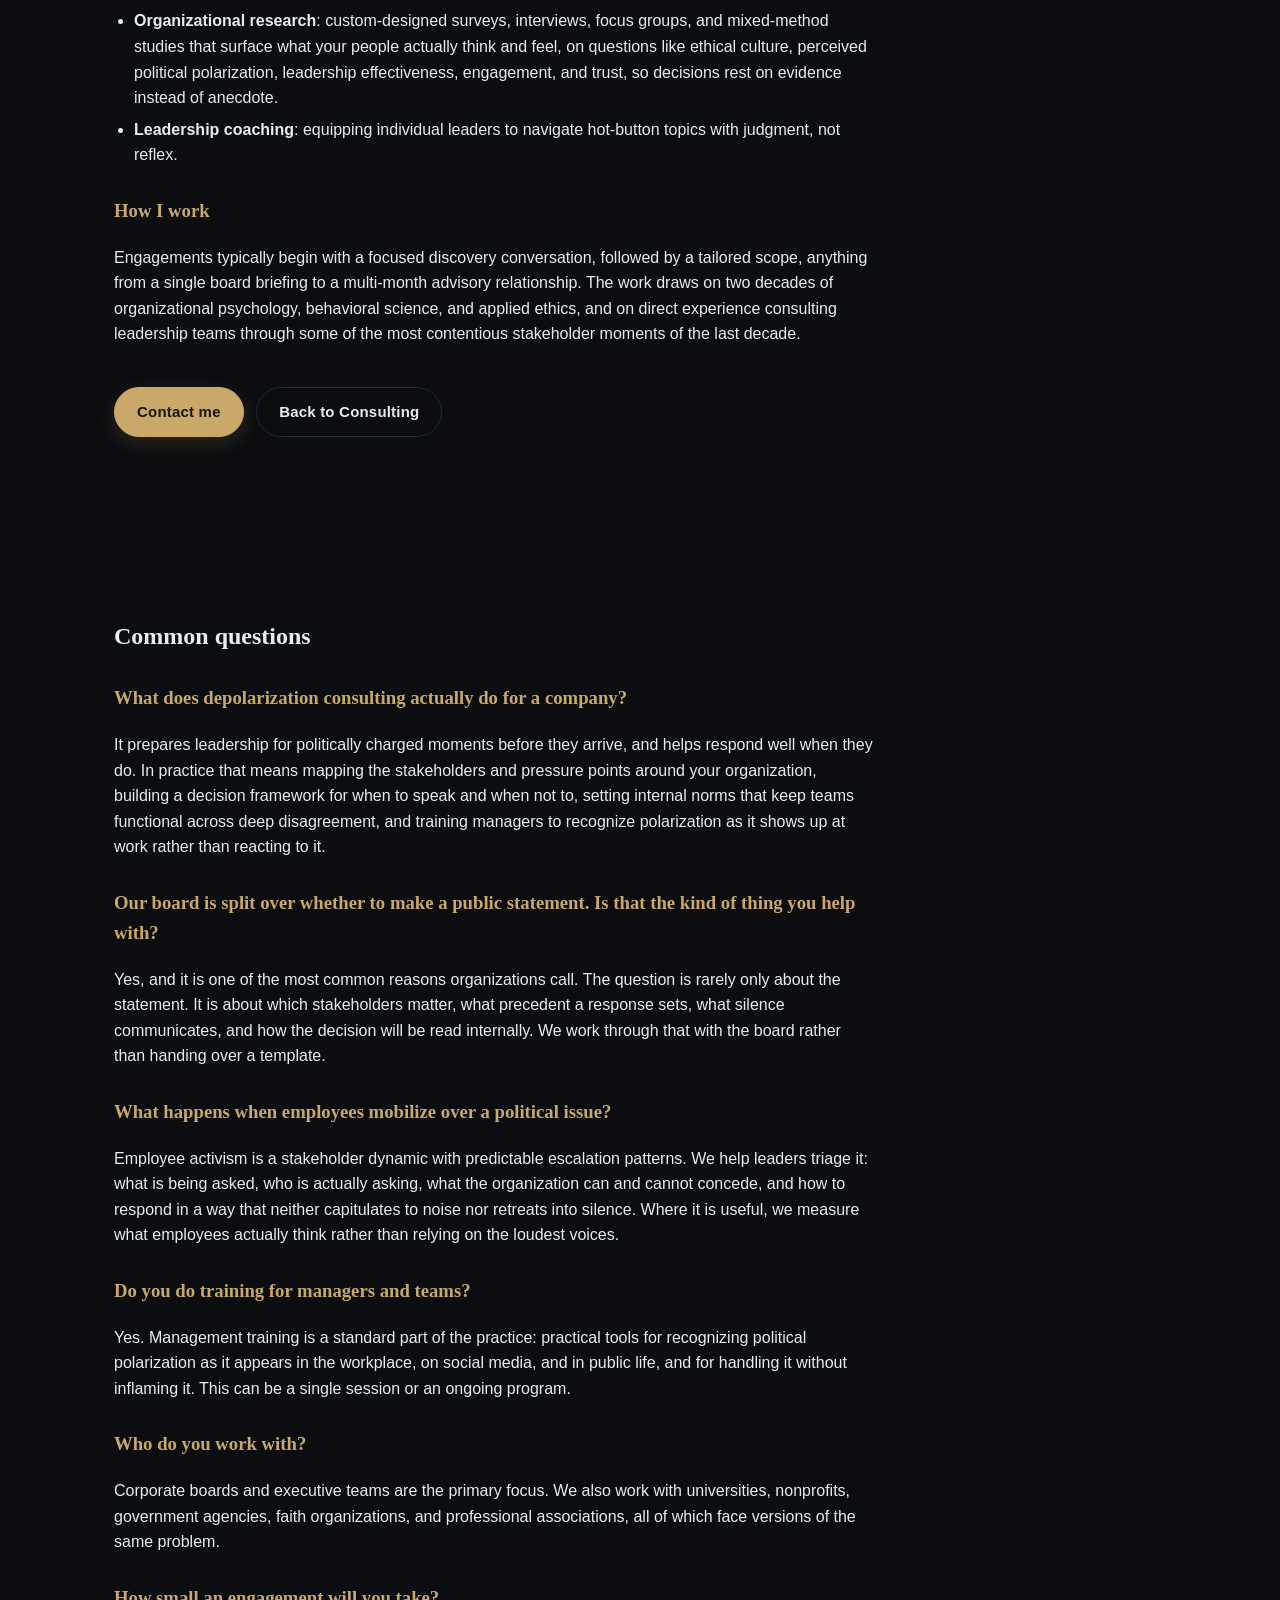
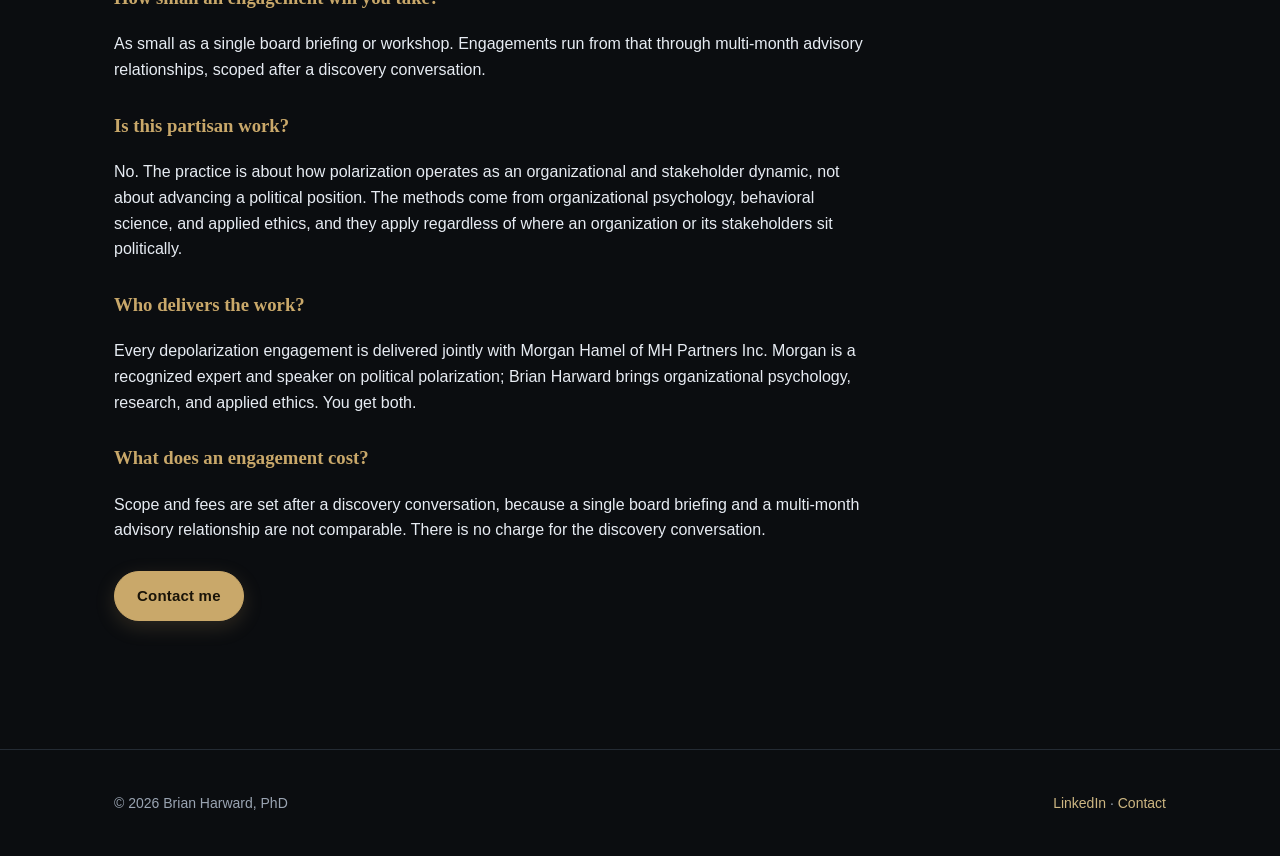
<file: consulting-depolarization.html>
<!DOCTYPE html>
<html lang="en">
<head>
<meta charset="UTF-8">
<meta name="viewport" content="width=device-width, initial-scale=1.0">
  <link rel="icon" type="image/svg+xml" href="/favicon.svg">
  <link rel="icon" type="image/png" sizes="32x32" href="/favicon-32x32.png">
  <link rel="icon" type="image/png" sizes="16x16" href="/favicon-16x16.png">
  <link rel="shortcut icon" href="/favicon.ico">
  <link rel="apple-touch-icon" sizes="180x180" href="/apple-touch-icon.png">
  <link rel="manifest" href="/site.webmanifest">
  <meta name="theme-color" content="#000000">
<title>Depolarization Consulting — Political Polarization Expert</title>
<meta name="description" content="Depolarization consulting for corporate boards and executives: polarized workplaces, employee activism, board decisions on public statements, stakeholder pressure, and civil discourse training. Brian Harward, PhD, with Morgan Hamel of MH Partners.">
<meta property="og:type" content="website">
<meta property="og:url" content="https://brianharward.com/consulting-depolarization.html">
<meta property="og:title" content="Depolarization Consulting — Political Polarization Expert">
<meta property="og:description" content="Depolarization and political-polarization consulting for leaders, teams, and institutions. Behavioral-science-backed services from Brian Harward, PhD.">
<meta name="twitter:card" content="summary">
<meta name="twitter:title" content="Depolarization Consulting — Political Polarization Expert">
<meta name="twitter:description" content="Depolarization and political-polarization consulting for leaders, teams, and institutions. Behavioral-science-backed services from Brian Harward, PhD.">
<script type="application/ld+json">
{
  "@context": "https://schema.org",
  "@graph": [
    {
      "@type": "WebSite",
      "@id": "https://brianharward.com/#website",
      "name": "Brian Harward, PhD",
      "url": "https://brianharward.com/",
      "inLanguage": "en-US",
      "publisher": {
        "@id": "https://brianharward.com/#practice"
      }
    },
    {
      "@type": "ProfessionalService",
      "@id": "https://brianharward.com/#practice",
      "name": "Brian Harward, PhD",
      "url": "https://brianharward.com/",
      "description": "Advisory and research practice: depolarization and stakeholder advisory for boards and executives, organizational research, psychometrics and people analytics, applied ethics, and responsible AI.",
      "founder": {
        "@id": "https://brianharward.com/#brian"
      },
      "provider": {
        "@id": "https://brianharward.com/#brian"
      },
      "areaServed": "US",
      "availableLanguage": "en",
      "email": "brian@brianharward.com",
      "sameAs": [
        "https://www.linkedin.com/in/brianharward/"
      ],
      "hasOfferCatalog": {
        "@type": "OfferCatalog",
        "name": "Advisory and research services",
        "itemListElement": [
          {
            "@type": "Offer",
            "url": "https://brianharward.com/consulting-depolarization.html",
            "itemOffered": {
              "@type": "Service",
              "name": "Depolarization and stakeholder advisory",
              "serviceType": "Board and executive advisory on political polarization",
              "description": "Board and C-suite advisory, crisis and reputation response, stakeholder and political dynamics mapping, internal culture and speech norms, management training, and leadership coaching for organizations navigating political polarization. Delivered jointly with Morgan Hamel of MH Partners Inc.",
              "audience": {
                "@type": "Audience",
                "audienceType": "Corporate boards and executives, universities, nonprofits, government agencies, faith organizations, professional associations"
              },
              "provider": {
                "@id": "https://brianharward.com/#brian"
              }
            }
          },
          {
            "@type": "Offer",
            "url": "https://brianharward.com/people-analytics-psychometrics.html",
            "itemOffered": {
              "@type": "Service",
              "name": "People analytics and psychometrics",
              "serviceType": "Measurement, assessment development, and validation",
              "description": "Survey science and employee listening, assessment development and validation, item response theory, factor analysis, reliability and validity evidence, and adverse impact and fairness analysis.",
              "provider": {
                "@id": "https://brianharward.com/#brian"
              }
            }
          },
          {
            "@type": "Offer",
            "url": "https://brianharward.com/consulting-research.html",
            "itemOffered": {
              "@type": "Service",
              "name": "Organizational research",
              "serviceType": "Applied research and evaluation",
              "description": "Custom surveys, interviews, focus groups, and mixed-method studies on ethical culture, perceived polarization, leadership effectiveness, engagement, and trust.",
              "provider": {
                "@id": "https://brianharward.com/#brian"
              }
            }
          },
          {
            "@type": "Offer",
            "url": "https://brianharward.com/speaking.html",
            "itemOffered": {
              "@type": "Service",
              "name": "Speaking",
              "serviceType": "Keynotes, workshops, and briefings",
              "provider": {
                "@id": "https://brianharward.com/#brian"
              }
            }
          }
        ]
      }
    },
    {
      "@type": "Person",
      "@id": "https://brianharward.com/#brian",
      "name": "Brian Harward",
      "honorificSuffix": "PhD",
      "jobTitle": "Organizational psychologist and research scientist",
      "url": "https://brianharward.com/",
      "email": "brian@brianharward.com",
      "description": "Organizational psychologist (PhD) and research scientist. Advises boards and executives on political polarization and stakeholder dynamics with Morgan Hamel of MH Partners, and works in psychometrics, people analytics, applied ethics, and organizational research.",
      "knowsAbout": [
        "Political polarization",
        "Depolarization consulting",
        "Stakeholder dynamics",
        "Board advisory",
        "Organizational ethics",
        "Ethical culture measurement",
        "Psychometrics",
        "People analytics",
        "Survey design and validation",
        "Selection and assessment",
        "Adverse impact and fairness analysis",
        "Responsible AI",
        "Behavioral science"
      ],
      "alumniOf": {
        "@type": "CollegeOrUniversity",
        "name": "Walden University"
      },
      "award": "Distinguished Faculty Award for teaching statistics",
      "address": {
        "@type": "PostalAddress",
        "addressLocality": "San Antonio",
        "addressRegion": "TX",
        "addressCountry": "US"
      },
      "sameAs": [
        "https://www.linkedin.com/in/brianharward/",
        "https://statsfriend.com/"
      ],
      "worksFor": {
        "@id": "https://brianharward.com/#practice"
      }
    }
  ]
}
</script>
<script type="application/ld+json">
{
  "@context": "https://schema.org",
  "@type": "FAQPage",
  "mainEntity": [
    {
      "@type": "Question",
      "name": "What does depolarization consulting actually do for a company?",
      "acceptedAnswer": {
        "@type": "Answer",
        "text": "It prepares leadership for politically charged moments before they arrive, and helps respond well when they do. In practice that means mapping the stakeholders and pressure points around your organization, building a decision framework for when to speak and when not to, setting internal norms that keep teams functional across deep disagreement, and training managers to recognize polarization as it shows up at work rather than reacting to it."
      }
    },
    {
      "@type": "Question",
      "name": "Our board is split over whether to make a public statement. Is that the kind of thing you help with?",
      "acceptedAnswer": {
        "@type": "Answer",
        "text": "Yes, and it is one of the most common reasons organizations call. The question is rarely only about the statement. It is about which stakeholders matter, what precedent a response sets, what silence communicates, and how the decision will be read internally. We work through that with the board rather than handing over a template."
      }
    },
    {
      "@type": "Question",
      "name": "What happens when employees mobilize over a political issue?",
      "acceptedAnswer": {
        "@type": "Answer",
        "text": "Employee activism is a stakeholder dynamic with predictable escalation patterns. We help leaders triage it: what is being asked, who is actually asking, what the organization can and cannot concede, and how to respond in a way that neither capitulates to noise nor retreats into silence. Where it is useful, we measure what employees actually think rather than relying on the loudest voices."
      }
    },
    {
      "@type": "Question",
      "name": "Do you do training for managers and teams?",
      "acceptedAnswer": {
        "@type": "Answer",
        "text": "Yes. Management training is a standard part of the practice: practical tools for recognizing political polarization as it appears in the workplace, on social media, and in public life, and for handling it without inflaming it. This can be a single session or an ongoing program."
      }
    },
    {
      "@type": "Question",
      "name": "Who do you work with?",
      "acceptedAnswer": {
        "@type": "Answer",
        "text": "Corporate boards and executive teams are the primary focus. We also work with universities, nonprofits, government agencies, faith organizations, and professional associations, all of which face versions of the same problem."
      }
    },
    {
      "@type": "Question",
      "name": "How small an engagement will you take?",
      "acceptedAnswer": {
        "@type": "Answer",
        "text": "As small as a single board briefing or workshop. Engagements run from that through multi-month advisory relationships, scoped after a discovery conversation."
      }
    },
    {
      "@type": "Question",
      "name": "Is this partisan work?",
      "acceptedAnswer": {
        "@type": "Answer",
        "text": "No. The practice is about how polarization operates as an organizational and stakeholder dynamic, not about advancing a political position. The methods come from organizational psychology, behavioral science, and applied ethics, and they apply regardless of where an organization or its stakeholders sit politically."
      }
    },
    {
      "@type": "Question",
      "name": "Who delivers the work?",
      "acceptedAnswer": {
        "@type": "Answer",
        "text": "Every depolarization engagement is delivered jointly with Morgan Hamel of MH Partners Inc. Morgan is a recognized expert and speaker on political polarization; Brian Harward brings organizational psychology, research, and applied ethics. You get both."
      }
    },
    {
      "@type": "Question",
      "name": "What does an engagement cost?",
      "acceptedAnswer": {
        "@type": "Answer",
        "text": "Scope and fees are set after a discovery conversation, because a single board briefing and a multi-month advisory relationship are not comparable. There is no charge for the discovery conversation."
      }
    }
  ]
}
</script>
<link rel="stylesheet" href="styles.css">
</head>
<body>
  <canvas id="bg-net" aria-hidden="true"></canvas>
<header class="site-header">
<div class="container nav-row">
<a class="brand" href="index.html"><span class="brand-name">Brian Harward, PhD</span><span class="brand-tag">Behavioral Science for Better Decisions</span></a>
<button class="nav-toggle" type="button" aria-label="Open menu" aria-controls="primary-nav" aria-expanded="false"><span class="bars" aria-hidden="true"></span></button>
    <nav class="primary-nav" id="primary-nav">
<a href="index.html">Home</a>
<a href="about.html">About</a>
<div class="nav-item has-dropdown">
<a href="consulting.html" class="nav-top active">Consulting <span class="caret" aria-hidden="true">▾</span></a>
<div class="dropdown" role="menu">
<a href="consulting.html" role="menuitem">Consulting overview</a>
<a href="consulting-depolarization.html" class="active" role="menuitem">Depolarization Consulting</a>
<a href="consulting-research.html" role="menuitem">Research Consulting</a>
</div>
</div>
<div class="nav-item has-dropdown">
<a href="research.html" class="nav-top">Research <span class="caret" aria-hidden="true">▾</span></a>
<div class="dropdown" role="menu">
<a href="research.html" role="menuitem">Research science</a>
<a href="people-analytics-psychometrics.html" role="menuitem">People analytics &amp; psychometrics</a>
<a href="work.html" role="menuitem">Selected work &amp; publications</a>
</div>
</div>
<a href="ethics.html">Ethics</a><a href="human-layer.html">Responsible AI</a>
<a href="speaking.html">Speaking</a><a href="references.html">References</a>
<a href="hiring.html">For hiring teams</a>
<a href="contact.html">Contact</a>
</nav>
</div>
</header>

<section class="page-hero">
<div class="container">
<h1>Depolarization Consulting</h1>
<p>Advising leaders on political polarization, stakeholder dynamics, and the human realities of running an organization in a fractured world.</p>
</div>
</section>

<section>
<div class="container">
<div class="prose">
<figure class="header-anim">
  <svg class="depol-header" viewBox="0 0 1100 360" xmlns="http://www.w3.org/2000/svg" role="img" aria-labelledby="depolTitle depolDesc">
        <title id="depolTitle">Depolarization Consulting</title>
        <desc id="depolDesc">Two opposing fields of lines reach across a central axis, interlocking but never merging. Terminal dots breathe gently and out of phase.</desc>
        <defs>
          <radialGradient id="bg-depol" cx="50%" cy="50%" r="60%">
            <stop offset="0%" stop-color="#1a2029"/>
            <stop offset="100%" stop-color="#0e1217"/>
          </radialGradient>
        </defs>
        <rect width="1100" height="360" fill="url(#bg-depol)"/>
        <line class="axis" x1="550" y1="28" x2="550" y2="332" stroke="#c9a86a" stroke-opacity="0.1" stroke-width="1" stroke-dasharray="2 6"/>
        <g style="--i: 0">
          <line class="comb-line" pathLength="1" x1="0" y1="50" x2="605" y2="50" stroke="#c9a86a" stroke-opacity="0.28" stroke-width="1"/>
          <line class="comb-tip"  pathLength="1" x1="565" y1="50" x2="605" y2="50" stroke="#e0c187" stroke-width="1.7"/>
          <circle class="comb-dot" cx="605" cy="50" r="2.6" fill="#e0c187"/>
        </g>
        <g style="--i: 1">
          <line class="comb-line" pathLength="1" x1="1100" y1="70" x2="495" y2="70" stroke="#c9a86a" stroke-opacity="0.28" stroke-width="1"/>
          <line class="comb-tip"  pathLength="1" x1="535" y1="70" x2="495" y2="70" stroke="#e0c187" stroke-width="1.7"/>
          <circle class="comb-dot" cx="495" cy="70" r="2.6" fill="#e0c187"/>
        </g>
        <g style="--i: 2">
          <line class="comb-line" pathLength="1" x1="0" y1="90" x2="620" y2="90" stroke="#c9a86a" stroke-opacity="0.28" stroke-width="1"/>
          <line class="comb-tip"  pathLength="1" x1="580" y1="90" x2="620" y2="90" stroke="#e0c187" stroke-width="1.7"/>
          <circle class="comb-dot" cx="620" cy="90" r="2.6" fill="#e0c187"/>
        </g>
        <g style="--i: 3">
          <line class="comb-line" pathLength="1" x1="1100" y1="110" x2="480" y2="110" stroke="#c9a86a" stroke-opacity="0.28" stroke-width="1"/>
          <line class="comb-tip"  pathLength="1" x1="520" y1="110" x2="480" y2="110" stroke="#e0c187" stroke-width="1.7"/>
          <circle class="comb-dot" cx="480" cy="110" r="2.6" fill="#e0c187"/>
        </g>
        <g style="--i: 4">
          <line class="comb-line" pathLength="1" x1="0" y1="130" x2="590" y2="130" stroke="#c9a86a" stroke-opacity="0.28" stroke-width="1"/>
          <line class="comb-tip"  pathLength="1" x1="550" y1="130" x2="590" y2="130" stroke="#e0c187" stroke-width="1.7"/>
          <circle class="comb-dot" cx="590" cy="130" r="2.6" fill="#e0c187"/>
        </g>
        <g style="--i: 5">
          <line class="comb-line" pathLength="1" x1="1100" y1="150" x2="510" y2="150" stroke="#c9a86a" stroke-opacity="0.28" stroke-width="1"/>
          <line class="comb-tip"  pathLength="1" x1="550" y1="150" x2="510" y2="150" stroke="#e0c187" stroke-width="1.7"/>
          <circle class="comb-dot" cx="510" cy="150" r="2.6" fill="#e0c187"/>
        </g>
        <g style="--i: 6">
          <line class="comb-line" pathLength="1" x1="0" y1="170" x2="635" y2="170" stroke="#c9a86a" stroke-opacity="0.28" stroke-width="1"/>
          <line class="comb-tip"  pathLength="1" x1="595" y1="170" x2="635" y2="170" stroke="#e0c187" stroke-width="1.7"/>
          <circle class="comb-dot" cx="635" cy="170" r="2.6" fill="#e0c187"/>
        </g>
        <g style="--i: 7">
          <line class="comb-line" pathLength="1" x1="1100" y1="190" x2="465" y2="190" stroke="#c9a86a" stroke-opacity="0.28" stroke-width="1"/>
          <line class="comb-tip"  pathLength="1" x1="505" y1="190" x2="465" y2="190" stroke="#e0c187" stroke-width="1.7"/>
          <circle class="comb-dot" cx="465" cy="190" r="2.6" fill="#e0c187"/>
        </g>
        <g style="--i: 8">
          <line class="comb-line" pathLength="1" x1="0" y1="210" x2="595" y2="210" stroke="#c9a86a" stroke-opacity="0.28" stroke-width="1"/>
          <line class="comb-tip"  pathLength="1" x1="555" y1="210" x2="595" y2="210" stroke="#e0c187" stroke-width="1.7"/>
          <circle class="comb-dot" cx="595" cy="210" r="2.6" fill="#e0c187"/>
        </g>
        <g style="--i: 9">
          <line class="comb-line" pathLength="1" x1="1100" y1="230" x2="505" y2="230" stroke="#c9a86a" stroke-opacity="0.28" stroke-width="1"/>
          <line class="comb-tip"  pathLength="1" x1="545" y1="230" x2="505" y2="230" stroke="#e0c187" stroke-width="1.7"/>
          <circle class="comb-dot" cx="505" cy="230" r="2.6" fill="#e0c187"/>
        </g>
        <g style="--i: 10">
          <line class="comb-line" pathLength="1" x1="0" y1="250" x2="625" y2="250" stroke="#c9a86a" stroke-opacity="0.28" stroke-width="1"/>
          <line class="comb-tip"  pathLength="1" x1="585" y1="250" x2="625" y2="250" stroke="#e0c187" stroke-width="1.7"/>
          <circle class="comb-dot" cx="625" cy="250" r="2.6" fill="#e0c187"/>
        </g>
        <g style="--i: 11">
          <line class="comb-line" pathLength="1" x1="1100" y1="270" x2="475" y2="270" stroke="#c9a86a" stroke-opacity="0.28" stroke-width="1"/>
          <line class="comb-tip"  pathLength="1" x1="515" y1="270" x2="475" y2="270" stroke="#e0c187" stroke-width="1.7"/>
          <circle class="comb-dot" cx="475" cy="270" r="2.6" fill="#e0c187"/>
        </g>
        <g style="--i: 12">
          <line class="comb-line" pathLength="1" x1="0" y1="290" x2="610" y2="290" stroke="#c9a86a" stroke-opacity="0.28" stroke-width="1"/>
          <line class="comb-tip"  pathLength="1" x1="570" y1="290" x2="610" y2="290" stroke="#e0c187" stroke-width="1.7"/>
          <circle class="comb-dot" cx="610" cy="290" r="2.6" fill="#e0c187"/>
        </g>
        <g style="--i: 13">
          <line class="comb-line" pathLength="1" x1="1100" y1="310" x2="490" y2="310" stroke="#c9a86a" stroke-opacity="0.28" stroke-width="1"/>
          <line class="comb-tip"  pathLength="1" x1="530" y1="310" x2="490" y2="310" stroke="#e0c187" stroke-width="1.7"/>
          <circle class="comb-dot" cx="490" cy="310" r="2.6" fill="#e0c187"/>
        </g>
      </svg>
</figure>

<h2>Helping leaders navigate a polarized world.</h2><p>Political polarization is at historic highs and still climbing, from town councils and school boards to national debates and global flashpoints. Businesses are increasingly caught in the crossfire, often blindsided by reactions to decisions they never read as political, and unsure where they actually misstepped or how to recover.</p><p style="border-left:3px solid var(--accent);padding:14px 18px;background:rgba(201,168,96,0.06);border-radius:6px;margin:22px 0"><strong>I always partner with Morgan Hamel of MH Partners Inc. on this work.</strong> Morgan is a recognized expert and sought-after speaker on political polarization, and our combined practice pairs her depth on the cultural and political terrain with my organizational psychology and ethics lens.</p>
<p>Political polarization no longer stops at the office door. It shapes how teams communicate, how boards make decisions, how stakeholders react, and how employees experience their workplace. Most leaders have no playbook for it, because the playbook hasn't existed.</p>
<p>I work with executives, boards, and senior teams to think clearly about polarization as an organizational and stakeholder dynamic: where it shows up, how it escalates, and what can actually be done about it without either capitulating to noise or retreating into silence.</p>

<h3>Where I help</h3>
<ul>
<li><strong>Board & C-suite advisory</strong>: preparing leadership for politically charged stakeholder moments before they happen, and helping respond well when they do.</li>
<li><strong>Crisis & reputation response</strong>: structured frameworks for triaging activist pressure, employee mobilization, and public controversy.</li>
<li><strong>Stakeholder & political dynamics</strong>: mapping the actors, incentives, and pressure points that shape how your organization is perceived and acted upon.</li>
<li><strong>Internal culture & speech</strong>: designing norms and communication practices that keep teams functional across deep disagreement.</li>
<li><strong>Management training</strong>: practical tools for managers and teams to recognize political polarization as it shows up in the workplace, on social media, and in broader public life, and to mitigate or navigate it without inflaming it.</li><li><strong>Organizational research</strong>: custom-designed surveys, interviews, focus groups, and mixed-method studies that surface what your people actually think and feel, on questions like ethical culture, perceived political polarization, leadership effectiveness, engagement, and trust, so decisions rest on evidence instead of anecdote.</li><li><strong>Leadership coaching</strong>: equipping individual leaders to navigate hot-button topics with judgment, not reflex.</li>
</ul>

<h3>How I work</h3>
<p>Engagements typically begin with a focused discovery conversation, followed by a tailored scope, anything from a single board briefing to a multi-month advisory relationship. The work draws on two decades of organizational psychology, behavioral science, and applied ethics, and on direct experience consulting leadership teams through some of the most contentious stakeholder moments of the last decade.</p>



</div>
<div style="margin-top:40px">
<a class="btn btn-primary" href="contact.html">Contact me</a>
<a class="btn btn-ghost" href="consulting.html" style="margin-left:8px">Back to Consulting</a>
</div>
</div>
</section>

<section id="faq">
  <div class="container">
    <div class="prose">
      <h2>Common questions</h2>
      <h3>What does depolarization consulting actually do for a company?</h3>
      <p>It prepares leadership for politically charged moments before they arrive, and helps respond well when they do. In practice that means mapping the stakeholders and pressure points around your organization, building a decision framework for when to speak and when not to, setting internal norms that keep teams functional across deep disagreement, and training managers to recognize polarization as it shows up at work rather than reacting to it.</p>
      <h3>Our board is split over whether to make a public statement. Is that the kind of thing you help with?</h3>
      <p>Yes, and it is one of the most common reasons organizations call. The question is rarely only about the statement. It is about which stakeholders matter, what precedent a response sets, what silence communicates, and how the decision will be read internally. We work through that with the board rather than handing over a template.</p>
      <h3>What happens when employees mobilize over a political issue?</h3>
      <p>Employee activism is a stakeholder dynamic with predictable escalation patterns. We help leaders triage it: what is being asked, who is actually asking, what the organization can and cannot concede, and how to respond in a way that neither capitulates to noise nor retreats into silence. Where it is useful, we measure what employees actually think rather than relying on the loudest voices.</p>
      <h3>Do you do training for managers and teams?</h3>
      <p>Yes. Management training is a standard part of the practice: practical tools for recognizing political polarization as it appears in the workplace, on social media, and in public life, and for handling it without inflaming it. This can be a single session or an ongoing program.</p>
      <h3>Who do you work with?</h3>
      <p>Corporate boards and executive teams are the primary focus. We also work with universities, nonprofits, government agencies, faith organizations, and professional associations, all of which face versions of the same problem.</p>
      <h3>How small an engagement will you take?</h3>
      <p>As small as a single board briefing or workshop. Engagements run from that through multi-month advisory relationships, scoped after a discovery conversation.</p>
      <h3>Is this partisan work?</h3>
      <p>No. The practice is about how polarization operates as an organizational and stakeholder dynamic, not about advancing a political position. The methods come from organizational psychology, behavioral science, and applied ethics, and they apply regardless of where an organization or its stakeholders sit politically.</p>
      <h3>Who delivers the work?</h3>
      <p>Every depolarization engagement is delivered jointly with Morgan Hamel of MH Partners Inc. Morgan is a recognized expert and speaker on political polarization; Brian Harward brings organizational psychology, research, and applied ethics. You get both.</p>
      <h3>What does an engagement cost?</h3>
      <p>Scope and fees are set after a discovery conversation, because a single board briefing and a multi-month advisory relationship are not comparable. There is no charge for the discovery conversation.</p>
      <p style="margin-top:28px"><a class="btn btn-primary" href="contact.html">Contact me</a></p>
    </div>
  </div>
</section>

<footer class="site-footer">
<div class="container footer-row">
<p>&copy; <span id="year"></span> Brian Harward, PhD</p>
<p>
<a href="https://www.linkedin.com/in/brianharward/" target="_blank" rel="noopener">LinkedIn</a>
· <a href="contact.html">Contact</a>
</p>
</div>
<script>document.getElementById('year').textContent=new Date().getFullYear();</script>
</footer>
<script src="nav.js" defer></script>

  <!-- bg-net -->
  <script>
  (function(){
    var canvas=document.getElementById("bg-net"); if(!canvas) return;
    var ctx=canvas.getContext("2d"); var W,H,DPR,nodes=[];
    var GOLD="201,168,106", BLUE="106,166,201";
    var reduce=window.matchMedia("(prefers-reduced-motion: reduce)").matches;
    function resize(){DPR=Math.min(window.devicePixelRatio||1,2);W=window.innerWidth;H=window.innerHeight;canvas.width=W*DPR;canvas.height=H*DPR;canvas.style.width=W+"px";canvas.style.height=H+"px";ctx.setTransform(DPR,0,0,DPR,0,0);}
    function init(){var count=Math.round(Math.min(70,Math.max(28,(W*H)/26000)));nodes=[];for(var i=0;i<count;i++){nodes.push({x:Math.random()*W,y:Math.random()*H,vx:(Math.random()-0.5)*0.12,vy:(Math.random()-0.5)*0.12,r:Math.random()*1.4+0.6,gold:Math.random()<0.55});}}
    function draw(){ctx.clearRect(0,0,W,H);var LINK=140;for(var i=0;i<nodes.length;i++){var a=nodes[i];for(var j=i+1;j<nodes.length;j++){var b=nodes[j];var dx=a.x-b.x,dy=a.y-b.y;var d=Math.sqrt(dx*dx+dy*dy);if(d<LINK){var op=(1-d/LINK)*0.10;ctx.strokeStyle="rgba("+(a.gold?GOLD:BLUE)+","+op+")";ctx.lineWidth=0.6;ctx.beginPath();ctx.moveTo(a.x,a.y);ctx.lineTo(b.x,b.y);ctx.stroke();}}}for(var k=0;k<nodes.length;k++){var n=nodes[k];ctx.beginPath();ctx.arc(n.x,n.y,n.r,0,Math.PI*2);ctx.fillStyle="rgba("+(n.gold?GOLD:BLUE)+",0.55)";ctx.fill();}}
    function step(){for(var k=0;k<nodes.length;k++){var n=nodes[k];n.x+=n.vx;n.y+=n.vy;if(n.x<0||n.x>W)n.vx*=-1;if(n.y<0||n.y>H)n.vy*=-1;}draw();if(!reduce)requestAnimationFrame(step);}
    resize();init();window.addEventListener("resize",function(){resize();init();draw();});
    if(reduce){draw();}else{requestAnimationFrame(step);}
  })();
  </script>
  <!-- /bg-net -->
</body>
</html>
</file>
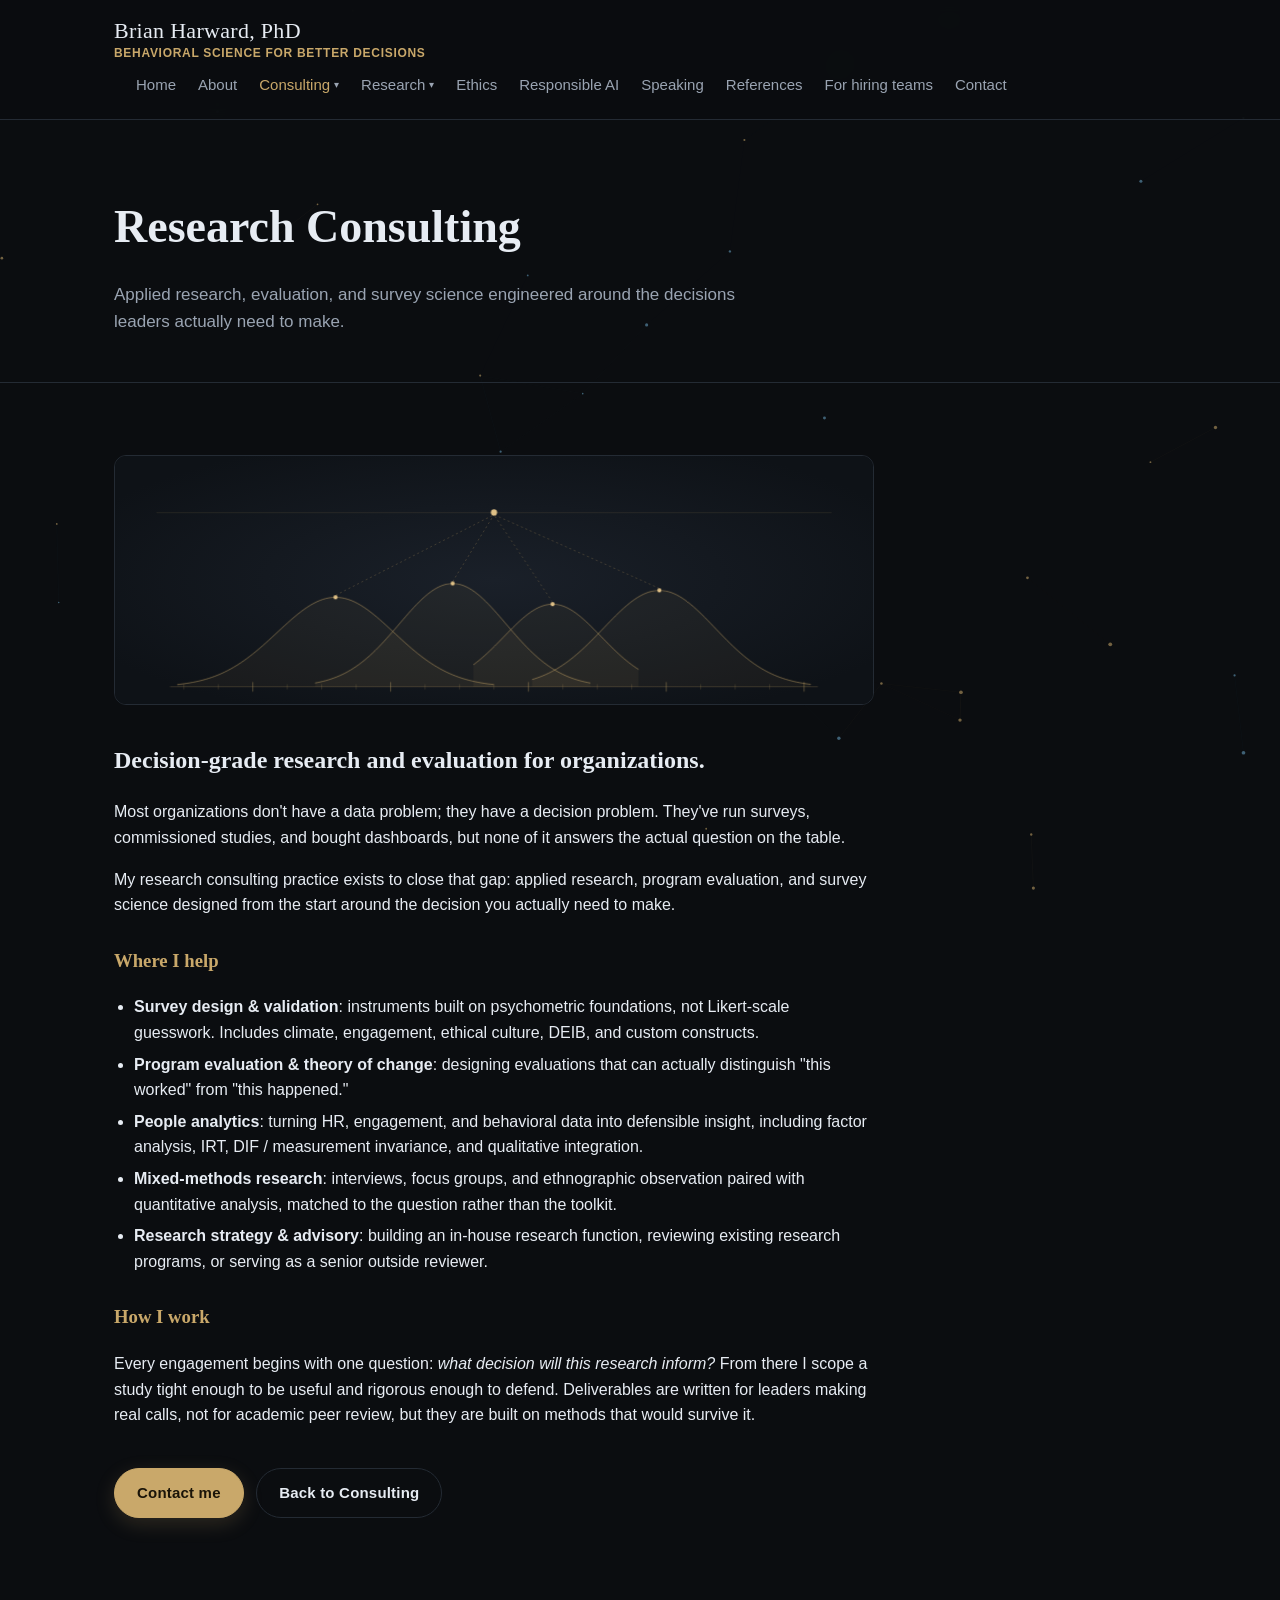
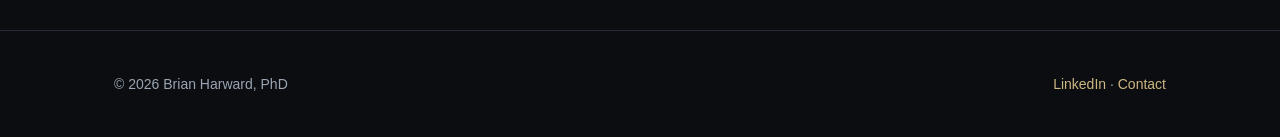
<file: consulting-research.html>
<!DOCTYPE html>
<html lang="en">
<head>
<meta charset="UTF-8">
<meta name="viewport" content="width=device-width, initial-scale=1.0">
  <link rel="icon" type="image/svg+xml" href="/favicon.svg">
  <link rel="icon" type="image/png" sizes="32x32" href="/favicon-32x32.png">
  <link rel="icon" type="image/png" sizes="16x16" href="/favicon-16x16.png">
  <link rel="shortcut icon" href="/favicon.ico">
  <link rel="apple-touch-icon" sizes="180x180" href="/apple-touch-icon.png">
  <link rel="manifest" href="/site.webmanifest">
  <meta name="theme-color" content="#000000">
<title>Research Consulting — Brian Harward, PhD</title>
<meta name="description" content="Research design, measurement, and behavioral-science consulting for organizations. Translate rigorous research into strategy you can act on.">
<meta property="og:type" content="website">
<meta property="og:url" content="https://brianharward.com/consulting-research.html">
<meta property="og:title" content="Research Consulting — Brian Harward, PhD">
<meta property="og:description" content="Research design, measurement, and behavioral-science consulting for organizations. Translate rigorous research into strategy you can act on.">
<meta name="twitter:card" content="summary">
<meta name="twitter:title" content="Research Consulting — Brian Harward, PhD">
<meta name="twitter:description" content="Research design, measurement, and behavioral-science consulting for organizations. Translate rigorous research into strategy you can act on.">
<script type="application/ld+json">
{
  "@context": "https://schema.org",
  "@graph": [
    {
      "@type": "WebSite",
      "@id": "https://brianharward.com/#website",
      "name": "Brian Harward, PhD",
      "url": "https://brianharward.com/",
      "inLanguage": "en-US",
      "publisher": {
        "@id": "https://brianharward.com/#practice"
      }
    },
    {
      "@type": "ProfessionalService",
      "@id": "https://brianharward.com/#practice",
      "name": "Brian Harward, PhD",
      "url": "https://brianharward.com/",
      "description": "Advisory and research practice: depolarization and stakeholder advisory for boards and executives, organizational research, psychometrics and people analytics, applied ethics, and responsible AI.",
      "founder": {
        "@id": "https://brianharward.com/#brian"
      },
      "provider": {
        "@id": "https://brianharward.com/#brian"
      },
      "areaServed": "US",
      "availableLanguage": "en",
      "email": "brian@brianharward.com",
      "sameAs": [
        "https://www.linkedin.com/in/brianharward/"
      ],
      "hasOfferCatalog": {
        "@type": "OfferCatalog",
        "name": "Advisory and research services",
        "itemListElement": [
          {
            "@type": "Offer",
            "url": "https://brianharward.com/consulting-depolarization.html",
            "itemOffered": {
              "@type": "Service",
              "name": "Depolarization and stakeholder advisory",
              "serviceType": "Board and executive advisory on political polarization",
              "description": "Board and C-suite advisory, crisis and reputation response, stakeholder and political dynamics mapping, internal culture and speech norms, management training, and leadership coaching for organizations navigating political polarization. Delivered jointly with Morgan Hamel of MH Partners Inc.",
              "audience": {
                "@type": "Audience",
                "audienceType": "Corporate boards and executives, universities, nonprofits, government agencies, faith organizations, professional associations"
              },
              "provider": {
                "@id": "https://brianharward.com/#brian"
              }
            }
          },
          {
            "@type": "Offer",
            "url": "https://brianharward.com/people-analytics-psychometrics.html",
            "itemOffered": {
              "@type": "Service",
              "name": "People analytics and psychometrics",
              "serviceType": "Measurement, assessment development, and validation",
              "description": "Survey science and employee listening, assessment development and validation, item response theory, factor analysis, reliability and validity evidence, and adverse impact and fairness analysis.",
              "provider": {
                "@id": "https://brianharward.com/#brian"
              }
            }
          },
          {
            "@type": "Offer",
            "url": "https://brianharward.com/consulting-research.html",
            "itemOffered": {
              "@type": "Service",
              "name": "Organizational research",
              "serviceType": "Applied research and evaluation",
              "description": "Custom surveys, interviews, focus groups, and mixed-method studies on ethical culture, perceived polarization, leadership effectiveness, engagement, and trust.",
              "provider": {
                "@id": "https://brianharward.com/#brian"
              }
            }
          },
          {
            "@type": "Offer",
            "url": "https://brianharward.com/speaking.html",
            "itemOffered": {
              "@type": "Service",
              "name": "Speaking",
              "serviceType": "Keynotes, workshops, and briefings",
              "provider": {
                "@id": "https://brianharward.com/#brian"
              }
            }
          }
        ]
      }
    },
    {
      "@type": "Person",
      "@id": "https://brianharward.com/#brian",
      "name": "Brian Harward",
      "honorificSuffix": "PhD",
      "jobTitle": "Organizational psychologist and research scientist",
      "url": "https://brianharward.com/",
      "email": "brian@brianharward.com",
      "description": "Organizational psychologist (PhD) and research scientist. Advises boards and executives on political polarization and stakeholder dynamics with Morgan Hamel of MH Partners, and works in psychometrics, people analytics, applied ethics, and organizational research.",
      "knowsAbout": [
        "Political polarization",
        "Depolarization consulting",
        "Stakeholder dynamics",
        "Board advisory",
        "Organizational ethics",
        "Ethical culture measurement",
        "Psychometrics",
        "People analytics",
        "Survey design and validation",
        "Selection and assessment",
        "Adverse impact and fairness analysis",
        "Responsible AI",
        "Behavioral science"
      ],
      "alumniOf": {
        "@type": "CollegeOrUniversity",
        "name": "Walden University"
      },
      "award": "Distinguished Faculty Award for teaching statistics",
      "address": {
        "@type": "PostalAddress",
        "addressLocality": "San Antonio",
        "addressRegion": "TX",
        "addressCountry": "US"
      },
      "sameAs": [
        "https://www.linkedin.com/in/brianharward/",
        "https://statsfriend.com/"
      ],
      "worksFor": {
        "@id": "https://brianharward.com/#practice"
      }
    }
  ]
}
</script>
<link rel="stylesheet" href="styles.css">
</head>
<body>
  <canvas id="bg-net" aria-hidden="true"></canvas>
<header class="site-header">
<div class="container nav-row">
<a class="brand" href="index.html"><span class="brand-name">Brian Harward, PhD</span><span class="brand-tag">Behavioral Science for Better Decisions</span></a>
<button class="nav-toggle" type="button" aria-label="Open menu" aria-controls="primary-nav" aria-expanded="false"><span class="bars" aria-hidden="true"></span></button>
    <nav class="primary-nav" id="primary-nav">
<a href="index.html">Home</a>
<a href="about.html">About</a>
<div class="nav-item has-dropdown">
<a href="consulting.html" class="nav-top active">Consulting <span class="caret" aria-hidden="true">▾</span></a>
<div class="dropdown" role="menu">
<a href="consulting.html" role="menuitem">Consulting overview</a>
<a href="consulting-depolarization.html" role="menuitem">Depolarization Consulting</a>
<a href="consulting-research.html" class="active" role="menuitem">Research Consulting</a>
</div>
</div>
<div class="nav-item has-dropdown">
<a href="research.html" class="nav-top">Research <span class="caret" aria-hidden="true">▾</span></a>
<div class="dropdown" role="menu">
<a href="research.html" role="menuitem">Research science</a>
<a href="people-analytics-psychometrics.html" role="menuitem">People analytics &amp; psychometrics</a>
<a href="work.html" role="menuitem">Selected work &amp; publications</a>
</div>
</div>
<a href="ethics.html">Ethics</a><a href="human-layer.html">Responsible AI</a>
<a href="speaking.html">Speaking</a><a href="references.html">References</a>
<a href="hiring.html">For hiring teams</a>
<a href="contact.html">Contact</a>
</nav>
</div>
</header>

<section class="page-hero">
<div class="container">
<h1>Research Consulting</h1>
<p>Applied research, evaluation, and survey science engineered around the decisions leaders actually need to make.</p>
</div>
</section>

<section>
<div class="container">
<div class="prose">
<figure class="header-anim">
  <svg class="research-consulting" viewBox="0 -40 1100 360" xmlns="http://www.w3.org/2000/svg" role="img" aria-labelledby="rcTitle rcDesc">
        <title id="rcTitle">Research Consulting</title>
        <desc id="rcDesc">Four overlapping Gaussian distributions sit on a tick-marked baseline. Each peak sends a dashed thread up to a single bright marker at the top, which radiates concentric rings outward like a beacon.</desc>
        <defs>
          <radialGradient id="bg-rescon" cx="50%" cy="50%" r="60%">
            <stop offset="0%" stop-color="#1a2029"/>
            <stop offset="100%" stop-color="#0e1217"/>
          </radialGradient>
        </defs>
        <rect x="0" y="-40" width="1100" height="360" fill="url(#bg-rescon)"/>
        <line class="axis" x1="80" y1="295" x2="1020" y2="295" stroke="#c9a86a" stroke-opacity="0.3" stroke-width="1"/>
        <line class="tick" x1="100" y1="291" x2="100" y2="299" stroke="#c9a86a" stroke-opacity="0.25" stroke-width="1"/>
        <line class="tick" x1="150" y1="291" x2="150" y2="299" stroke="#c9a86a" stroke-opacity="0.25" stroke-width="1"/>
        <line class="tick" x1="200" y1="288" x2="200" y2="302" stroke="#c9a86a" stroke-opacity="0.55" stroke-width="1"/>
        <line class="tick" x1="250" y1="291" x2="250" y2="299" stroke="#c9a86a" stroke-opacity="0.25" stroke-width="1"/>
        <line class="tick" x1="300" y1="291" x2="300" y2="299" stroke="#c9a86a" stroke-opacity="0.25" stroke-width="1"/>
        <line class="tick" x1="350" y1="291" x2="350" y2="299" stroke="#c9a86a" stroke-opacity="0.25" stroke-width="1"/>
        <line class="tick" x1="400" y1="288" x2="400" y2="302" stroke="#c9a86a" stroke-opacity="0.55" stroke-width="1"/>
        <line class="tick" x1="450" y1="291" x2="450" y2="299" stroke="#c9a86a" stroke-opacity="0.25" stroke-width="1"/>
        <line class="tick" x1="500" y1="291" x2="500" y2="299" stroke="#c9a86a" stroke-opacity="0.25" stroke-width="1"/>
        <line class="tick" x1="550" y1="291" x2="550" y2="299" stroke="#c9a86a" stroke-opacity="0.25" stroke-width="1"/>
        <line class="tick" x1="600" y1="288" x2="600" y2="302" stroke="#c9a86a" stroke-opacity="0.55" stroke-width="1"/>
        <line class="tick" x1="650" y1="291" x2="650" y2="299" stroke="#c9a86a" stroke-opacity="0.25" stroke-width="1"/>
        <line class="tick" x1="700" y1="291" x2="700" y2="299" stroke="#c9a86a" stroke-opacity="0.25" stroke-width="1"/>
        <line class="tick" x1="750" y1="291" x2="750" y2="299" stroke="#c9a86a" stroke-opacity="0.25" stroke-width="1"/>
        <line class="tick" x1="800" y1="288" x2="800" y2="302" stroke="#c9a86a" stroke-opacity="0.55" stroke-width="1"/>
        <line class="tick" x1="850" y1="291" x2="850" y2="299" stroke="#c9a86a" stroke-opacity="0.25" stroke-width="1"/>
        <line class="tick" x1="900" y1="291" x2="900" y2="299" stroke="#c9a86a" stroke-opacity="0.25" stroke-width="1"/>
        <line class="tick" x1="950" y1="291" x2="950" y2="299" stroke="#c9a86a" stroke-opacity="0.25" stroke-width="1"/>
        <line class="tick" x1="1000" y1="288" x2="1000" y2="302" stroke="#c9a86a" stroke-opacity="0.55" stroke-width="1"/>
        <g class="curve-group" style="--i: 0">
          <path class="curve-fill" d="M 90.00 291.70 L 94.60 291.18 L 99.20 290.60 L 103.80 289.94 L 108.40 289.20 L 113.00 288.37 L 117.60 287.44 L 122.20 286.41 L 126.80 285.27 L 131.40 284.01 L 136.00 282.62 L 140.60 281.09 L 145.20 279.43 L 149.80 277.61 L 154.40 275.64 L 159.00 273.51 L 163.60 271.22 L 168.20 268.76 L 172.80 266.13 L 177.40 263.33 L 182.00 260.36 L 186.60 257.22 L 191.20 253.92 L 195.80 250.46 L 200.40 246.86 L 205.00 243.11 L 209.60 239.24 L 214.20 235.25 L 218.80 231.16 L 223.40 227.00 L 228.00 222.78 L 232.60 218.52 L 237.20 214.24 L 241.80 209.98 L 246.40 205.76 L 251.00 201.60 L 255.60 197.53 L 260.20 193.59 L 264.80 189.79 L 269.40 186.18 L 274.00 182.77 L 278.60 179.59 L 283.20 176.67 L 287.80 174.03 L 292.40 171.70 L 297.00 169.69 L 301.60 168.02 L 306.20 166.71 L 310.80 165.76 L 315.40 165.19 L 320.00 165.00 L 324.60 165.19 L 329.20 165.76 L 333.80 166.71 L 338.40 168.02 L 343.00 169.69 L 347.60 171.70 L 352.20 174.03 L 356.80 176.67 L 361.40 179.59 L 366.00 182.77 L 370.60 186.18 L 375.20 189.79 L 379.80 193.59 L 384.40 197.53 L 389.00 201.60 L 393.60 205.76 L 398.20 209.98 L 402.80 214.24 L 407.40 218.52 L 412.00 222.78 L 416.60 227.00 L 421.20 231.16 L 425.80 235.25 L 430.40 239.24 L 435.00 243.11 L 439.60 246.86 L 444.20 250.46 L 448.80 253.92 L 453.40 257.22 L 458.00 260.36 L 462.60 263.33 L 467.20 266.13 L 471.80 268.76 L 476.40 271.22 L 481.00 273.51 L 485.60 275.64 L 490.20 277.61 L 494.80 279.43 L 499.40 281.09 L 504.00 282.62 L 508.60 284.01 L 513.20 285.27 L 517.80 286.41 L 522.40 287.44 L 527.00 288.37 L 531.60 289.20 L 536.20 289.94 L 540.80 290.60 L 545.40 291.18 L 550.00 291.70 L 550.00 295 L 90.00 295 Z"/>
          <path class="curve-stroke" d="M 90.00 291.70 L 94.60 291.18 L 99.20 290.60 L 103.80 289.94 L 108.40 289.20 L 113.00 288.37 L 117.60 287.44 L 122.20 286.41 L 126.80 285.27 L 131.40 284.01 L 136.00 282.62 L 140.60 281.09 L 145.20 279.43 L 149.80 277.61 L 154.40 275.64 L 159.00 273.51 L 163.60 271.22 L 168.20 268.76 L 172.80 266.13 L 177.40 263.33 L 182.00 260.36 L 186.60 257.22 L 191.20 253.92 L 195.80 250.46 L 200.40 246.86 L 205.00 243.11 L 209.60 239.24 L 214.20 235.25 L 218.80 231.16 L 223.40 227.00 L 228.00 222.78 L 232.60 218.52 L 237.20 214.24 L 241.80 209.98 L 246.40 205.76 L 251.00 201.60 L 255.60 197.53 L 260.20 193.59 L 264.80 189.79 L 269.40 186.18 L 274.00 182.77 L 278.60 179.59 L 283.20 176.67 L 287.80 174.03 L 292.40 171.70 L 297.00 169.69 L 301.60 168.02 L 306.20 166.71 L 310.80 165.76 L 315.40 165.19 L 320.00 165.00 L 324.60 165.19 L 329.20 165.76 L 333.80 166.71 L 338.40 168.02 L 343.00 169.69 L 347.60 171.70 L 352.20 174.03 L 356.80 176.67 L 361.40 179.59 L 366.00 182.77 L 370.60 186.18 L 375.20 189.79 L 379.80 193.59 L 384.40 197.53 L 389.00 201.60 L 393.60 205.76 L 398.20 209.98 L 402.80 214.24 L 407.40 218.52 L 412.00 222.78 L 416.60 227.00 L 421.20 231.16 L 425.80 235.25 L 430.40 239.24 L 435.00 243.11 L 439.60 246.86 L 444.20 250.46 L 448.80 253.92 L 453.40 257.22 L 458.00 260.36 L 462.60 263.33 L 467.20 266.13 L 471.80 268.76 L 476.40 271.22 L 481.00 273.51 L 485.60 275.64 L 490.20 277.61 L 494.80 279.43 L 499.40 281.09 L 504.00 282.62 L 508.60 284.01 L 513.20 285.27 L 517.80 286.41 L 522.40 287.44 L 527.00 288.37 L 531.60 289.20 L 536.20 289.94 L 540.80 290.60 L 545.40 291.18 L 550.00 291.70"/>
        </g>
        <g class="curve-group" style="--i: 1">
          <path class="curve-fill" d="M 290.00 289.50 L 294.00 288.73 L 298.00 287.87 L 302.00 286.92 L 306.00 285.86 L 310.00 284.69 L 314.00 283.40 L 318.00 281.99 L 322.00 280.44 L 326.00 278.75 L 330.00 276.92 L 334.00 274.93 L 338.00 272.78 L 342.00 270.46 L 346.00 267.97 L 350.00 265.31 L 354.00 262.47 L 358.00 259.46 L 362.00 256.27 L 366.00 252.91 L 370.00 249.37 L 374.00 245.67 L 378.00 241.81 L 382.00 237.79 L 386.00 233.64 L 390.00 229.36 L 394.00 224.97 L 398.00 220.48 L 402.00 215.91 L 406.00 211.28 L 410.00 206.61 L 414.00 201.94 L 418.00 197.27 L 422.00 192.64 L 426.00 188.08 L 430.00 183.60 L 434.00 179.25 L 438.00 175.04 L 442.00 171.01 L 446.00 167.18 L 450.00 163.58 L 454.00 160.24 L 458.00 157.17 L 462.00 154.41 L 466.00 151.97 L 470.00 149.88 L 474.00 148.14 L 478.00 146.77 L 482.00 145.79 L 486.00 145.20 L 490.00 145.00 L 494.00 145.20 L 498.00 145.79 L 502.00 146.77 L 506.00 148.14 L 510.00 149.88 L 514.00 151.97 L 518.00 154.41 L 522.00 157.17 L 526.00 160.24 L 530.00 163.58 L 534.00 167.18 L 538.00 171.01 L 542.00 175.04 L 546.00 179.25 L 550.00 183.60 L 554.00 188.08 L 558.00 192.64 L 562.00 197.27 L 566.00 201.94 L 570.00 206.61 L 574.00 211.28 L 578.00 215.91 L 582.00 220.48 L 586.00 224.97 L 590.00 229.36 L 594.00 233.64 L 598.00 237.79 L 602.00 241.81 L 606.00 245.67 L 610.00 249.37 L 614.00 252.91 L 618.00 256.27 L 622.00 259.46 L 626.00 262.47 L 630.00 265.31 L 634.00 267.97 L 638.00 270.46 L 642.00 272.78 L 646.00 274.93 L 650.00 276.92 L 654.00 278.75 L 658.00 280.44 L 662.00 281.99 L 666.00 283.40 L 670.00 284.69 L 674.00 285.86 L 678.00 286.92 L 682.00 287.87 L 686.00 288.73 L 690.00 289.50 L 690.00 295 L 290.00 295 Z"/>
          <path class="curve-stroke" d="M 290.00 289.50 L 294.00 288.73 L 298.00 287.87 L 302.00 286.92 L 306.00 285.86 L 310.00 284.69 L 314.00 283.40 L 318.00 281.99 L 322.00 280.44 L 326.00 278.75 L 330.00 276.92 L 334.00 274.93 L 338.00 272.78 L 342.00 270.46 L 346.00 267.97 L 350.00 265.31 L 354.00 262.47 L 358.00 259.46 L 362.00 256.27 L 366.00 252.91 L 370.00 249.37 L 374.00 245.67 L 378.00 241.81 L 382.00 237.79 L 386.00 233.64 L 390.00 229.36 L 394.00 224.97 L 398.00 220.48 L 402.00 215.91 L 406.00 211.28 L 410.00 206.61 L 414.00 201.94 L 418.00 197.27 L 422.00 192.64 L 426.00 188.08 L 430.00 183.60 L 434.00 179.25 L 438.00 175.04 L 442.00 171.01 L 446.00 167.18 L 450.00 163.58 L 454.00 160.24 L 458.00 157.17 L 462.00 154.41 L 466.00 151.97 L 470.00 149.88 L 474.00 148.14 L 478.00 146.77 L 482.00 145.79 L 486.00 145.20 L 490.00 145.00 L 494.00 145.20 L 498.00 145.79 L 502.00 146.77 L 506.00 148.14 L 510.00 149.88 L 514.00 151.97 L 518.00 154.41 L 522.00 157.17 L 526.00 160.24 L 530.00 163.58 L 534.00 167.18 L 538.00 171.01 L 542.00 175.04 L 546.00 179.25 L 550.00 183.60 L 554.00 188.08 L 558.00 192.64 L 562.00 197.27 L 566.00 201.94 L 570.00 206.61 L 574.00 211.28 L 578.00 215.91 L 582.00 220.48 L 586.00 224.97 L 590.00 229.36 L 594.00 233.64 L 598.00 237.79 L 602.00 241.81 L 606.00 245.67 L 610.00 249.37 L 614.00 252.91 L 618.00 256.27 L 622.00 259.46 L 626.00 262.47 L 630.00 265.31 L 634.00 267.97 L 638.00 270.46 L 642.00 272.78 L 646.00 274.93 L 650.00 276.92 L 654.00 278.75 L 658.00 280.44 L 662.00 281.99 L 666.00 283.40 L 670.00 284.69 L 674.00 285.86 L 678.00 286.92 L 682.00 287.87 L 686.00 288.73 L 690.00 289.50"/>
        </g>
        <g class="curve-group" style="--i: 2">
          <path class="curve-fill" d="M 520.00 263.02 L 522.40 261.23 L 524.80 259.37 L 527.20 257.46 L 529.60 255.49 L 532.00 253.46 L 534.40 251.38 L 536.80 249.25 L 539.20 247.07 L 541.60 244.84 L 544.00 242.57 L 546.40 240.27 L 548.80 237.92 L 551.20 235.54 L 553.60 233.14 L 556.00 230.71 L 558.40 228.26 L 560.80 225.81 L 563.20 223.34 L 565.60 220.87 L 568.00 218.40 L 570.40 215.94 L 572.80 213.50 L 575.20 211.08 L 577.60 208.68 L 580.00 206.32 L 582.40 204.00 L 584.80 201.73 L 587.20 199.51 L 589.60 197.35 L 592.00 195.26 L 594.40 193.24 L 596.80 191.29 L 599.20 189.43 L 601.60 187.67 L 604.00 186.00 L 606.40 184.42 L 608.80 182.96 L 611.20 181.61 L 613.60 180.37 L 616.00 179.25 L 618.40 178.26 L 620.80 177.40 L 623.20 176.66 L 625.60 176.06 L 628.00 175.59 L 630.40 175.25 L 632.80 175.06 L 635.20 175.00 L 637.60 175.08 L 640.00 175.30 L 642.40 175.66 L 644.80 176.15 L 647.20 176.77 L 649.60 177.53 L 652.00 178.42 L 654.40 179.43 L 656.80 180.57 L 659.20 181.83 L 661.60 183.20 L 664.00 184.68 L 666.40 186.27 L 668.80 187.96 L 671.20 189.74 L 673.60 191.61 L 676.00 193.57 L 678.40 195.60 L 680.80 197.71 L 683.20 199.88 L 685.60 202.11 L 688.00 204.39 L 690.40 206.71 L 692.80 209.08 L 695.20 211.48 L 697.60 213.91 L 700.00 216.35 L 702.40 218.81 L 704.80 221.28 L 707.20 223.75 L 709.60 226.22 L 712.00 228.67 L 714.40 231.12 L 716.80 233.54 L 719.20 235.94 L 721.60 238.31 L 724.00 240.65 L 726.40 242.96 L 728.80 245.22 L 731.20 247.44 L 733.60 249.61 L 736.00 251.73 L 738.40 253.80 L 740.80 255.82 L 743.20 257.78 L 745.60 259.69 L 748.00 261.53 L 750.40 263.32 L 752.80 265.04 L 755.20 266.70 L 757.60 268.31 L 760.00 269.85 L 760.00 295 L 520.00 295 Z"/>
          <path class="curve-stroke" d="M 520.00 263.02 L 522.40 261.23 L 524.80 259.37 L 527.20 257.46 L 529.60 255.49 L 532.00 253.46 L 534.40 251.38 L 536.80 249.25 L 539.20 247.07 L 541.60 244.84 L 544.00 242.57 L 546.40 240.27 L 548.80 237.92 L 551.20 235.54 L 553.60 233.14 L 556.00 230.71 L 558.40 228.26 L 560.80 225.81 L 563.20 223.34 L 565.60 220.87 L 568.00 218.40 L 570.40 215.94 L 572.80 213.50 L 575.20 211.08 L 577.60 208.68 L 580.00 206.32 L 582.40 204.00 L 584.80 201.73 L 587.20 199.51 L 589.60 197.35 L 592.00 195.26 L 594.40 193.24 L 596.80 191.29 L 599.20 189.43 L 601.60 187.67 L 604.00 186.00 L 606.40 184.42 L 608.80 182.96 L 611.20 181.61 L 613.60 180.37 L 616.00 179.25 L 618.40 178.26 L 620.80 177.40 L 623.20 176.66 L 625.60 176.06 L 628.00 175.59 L 630.40 175.25 L 632.80 175.06 L 635.20 175.00 L 637.60 175.08 L 640.00 175.30 L 642.40 175.66 L 644.80 176.15 L 647.20 176.77 L 649.60 177.53 L 652.00 178.42 L 654.40 179.43 L 656.80 180.57 L 659.20 181.83 L 661.60 183.20 L 664.00 184.68 L 666.40 186.27 L 668.80 187.96 L 671.20 189.74 L 673.60 191.61 L 676.00 193.57 L 678.40 195.60 L 680.80 197.71 L 683.20 199.88 L 685.60 202.11 L 688.00 204.39 L 690.40 206.71 L 692.80 209.08 L 695.20 211.48 L 697.60 213.91 L 700.00 216.35 L 702.40 218.81 L 704.80 221.28 L 707.20 223.75 L 709.60 226.22 L 712.00 228.67 L 714.40 231.12 L 716.80 233.54 L 719.20 235.94 L 721.60 238.31 L 724.00 240.65 L 726.40 242.96 L 728.80 245.22 L 731.20 247.44 L 733.60 249.61 L 736.00 251.73 L 738.40 253.80 L 740.80 255.82 L 743.20 257.78 L 745.60 259.69 L 748.00 261.53 L 750.40 263.32 L 752.80 265.04 L 755.20 266.70 L 757.60 268.31 L 760.00 269.85"/>
        </g>
        <g class="curve-group" style="--i: 3">
          <path class="curve-fill" d="M 605.00 284.48 L 609.05 283.23 L 613.10 281.86 L 617.15 280.38 L 621.20 278.77 L 625.25 277.02 L 629.30 275.14 L 633.35 273.11 L 637.40 270.93 L 641.45 268.61 L 645.50 266.13 L 649.55 263.50 L 653.60 260.71 L 657.65 257.77 L 661.70 254.68 L 665.75 251.43 L 669.80 248.05 L 673.85 244.52 L 677.90 240.87 L 681.95 237.09 L 686.00 233.21 L 690.05 229.22 L 694.10 225.16 L 698.15 221.02 L 702.20 216.84 L 706.25 212.63 L 710.30 208.40 L 714.35 204.18 L 718.40 199.99 L 722.45 195.85 L 726.50 191.79 L 730.55 187.83 L 734.60 184.00 L 738.65 180.31 L 742.70 176.79 L 746.75 173.47 L 750.80 170.36 L 754.85 167.49 L 758.90 164.87 L 762.95 162.54 L 767.00 160.49 L 771.05 158.75 L 775.10 157.33 L 779.15 156.24 L 783.20 155.49 L 787.25 155.08 L 791.30 155.02 L 795.35 155.30 L 799.40 155.93 L 803.45 156.90 L 807.50 158.20 L 811.55 159.83 L 815.60 161.77 L 819.65 164.00 L 823.70 166.52 L 827.75 169.30 L 831.80 172.33 L 835.85 175.58 L 839.90 179.03 L 843.95 182.66 L 848.00 186.44 L 852.05 190.36 L 856.10 194.39 L 860.15 198.50 L 864.20 202.67 L 868.25 206.88 L 872.30 211.11 L 876.35 215.33 L 880.40 219.53 L 884.45 223.69 L 888.50 227.78 L 892.55 231.79 L 896.60 235.71 L 900.65 239.53 L 904.70 243.23 L 908.75 246.80 L 912.80 250.24 L 916.85 253.53 L 920.90 256.68 L 924.95 259.67 L 929.00 262.52 L 933.05 265.21 L 937.10 267.74 L 941.15 270.12 L 945.20 272.35 L 949.25 274.43 L 953.30 276.36 L 957.35 278.16 L 961.40 279.82 L 965.45 281.35 L 969.50 282.75 L 973.55 284.04 L 977.60 285.22 L 981.65 286.29 L 985.70 287.27 L 989.75 288.15 L 993.80 288.94 L 997.85 289.66 L 1001.90 290.31 L 1005.95 290.88 L 1010.00 291.40 L 1010.00 295 L 605.00 295 Z"/>
          <path class="curve-stroke" d="M 605.00 284.48 L 609.05 283.23 L 613.10 281.86 L 617.15 280.38 L 621.20 278.77 L 625.25 277.02 L 629.30 275.14 L 633.35 273.11 L 637.40 270.93 L 641.45 268.61 L 645.50 266.13 L 649.55 263.50 L 653.60 260.71 L 657.65 257.77 L 661.70 254.68 L 665.75 251.43 L 669.80 248.05 L 673.85 244.52 L 677.90 240.87 L 681.95 237.09 L 686.00 233.21 L 690.05 229.22 L 694.10 225.16 L 698.15 221.02 L 702.20 216.84 L 706.25 212.63 L 710.30 208.40 L 714.35 204.18 L 718.40 199.99 L 722.45 195.85 L 726.50 191.79 L 730.55 187.83 L 734.60 184.00 L 738.65 180.31 L 742.70 176.79 L 746.75 173.47 L 750.80 170.36 L 754.85 167.49 L 758.90 164.87 L 762.95 162.54 L 767.00 160.49 L 771.05 158.75 L 775.10 157.33 L 779.15 156.24 L 783.20 155.49 L 787.25 155.08 L 791.30 155.02 L 795.35 155.30 L 799.40 155.93 L 803.45 156.90 L 807.50 158.20 L 811.55 159.83 L 815.60 161.77 L 819.65 164.00 L 823.70 166.52 L 827.75 169.30 L 831.80 172.33 L 835.85 175.58 L 839.90 179.03 L 843.95 182.66 L 848.00 186.44 L 852.05 190.36 L 856.10 194.39 L 860.15 198.50 L 864.20 202.67 L 868.25 206.88 L 872.30 211.11 L 876.35 215.33 L 880.40 219.53 L 884.45 223.69 L 888.50 227.78 L 892.55 231.79 L 896.60 235.71 L 900.65 239.53 L 904.70 243.23 L 908.75 246.80 L 912.80 250.24 L 916.85 253.53 L 920.90 256.68 L 924.95 259.67 L 929.00 262.52 L 933.05 265.21 L 937.10 267.74 L 941.15 270.12 L 945.20 272.35 L 949.25 274.43 L 953.30 276.36 L 957.35 278.16 L 961.40 279.82 L 965.45 281.35 L 969.50 282.75 L 973.55 284.04 L 977.60 285.22 L 981.65 286.29 L 985.70 287.27 L 989.75 288.15 L 993.80 288.94 L 997.85 289.66 L 1001.90 290.31 L 1005.95 290.88 L 1010.00 291.40"/>
        </g>
        <circle class="peak-dot" cx="320" cy="165" r="3" fill="#e0c187" style="--i: 0"/>
        <circle class="peak-dot" cx="490" cy="145" r="3" fill="#e0c187" style="--i: 1"/>
        <circle class="peak-dot" cx="635" cy="175" r="3" fill="#e0c187" style="--i: 2"/>
        <circle class="peak-dot" cx="790" cy="155" r="3" fill="#e0c187" style="--i: 3"/>
        <line class="insight-line" x1="60" y1="42" x2="1040" y2="42" stroke="#c9a86a" stroke-opacity="0.18" stroke-width="1"/>
        <line class="thread" x1="320" y1="162" x2="550" y2="45" stroke="#c9a86a" stroke-opacity="0.42" stroke-width="0.9" stroke-dasharray="3 4" style="--i: 0"/>
        <line class="thread" x1="490" y1="142" x2="550" y2="45" stroke="#c9a86a" stroke-opacity="0.42" stroke-width="0.9" stroke-dasharray="3 4" style="--i: 1"/>
        <line class="thread" x1="635" y1="172" x2="550" y2="45" stroke="#c9a86a" stroke-opacity="0.42" stroke-width="0.9" stroke-dasharray="3 4" style="--i: 2"/>
        <line class="thread" x1="790" y1="152" x2="550" y2="45" stroke="#c9a86a" stroke-opacity="0.42" stroke-width="0.9" stroke-dasharray="3 4" style="--i: 3"/>
        <circle class="beacon-ring r1" cx="550" cy="42" r="80"/>
        <circle class="beacon-ring r2" cx="550" cy="42" r="80"/>
        <circle class="beacon-ring r3" cx="550" cy="42" r="80"/>
        <circle class="beacon-core" cx="550" cy="42" r="4.5" fill="#e0c187"/>
      </svg>
</figure>

<h2>Decision-grade research and evaluation for organizations.</h2>
<p>Most organizations don't have a data problem; they have a decision problem. They've run surveys, commissioned studies, and bought dashboards, but none of it answers the actual question on the table.</p>
<p>My research consulting practice exists to close that gap: applied research, program evaluation, and survey science designed from the start around the decision you actually need to make.</p>

<h3>Where I help</h3>
<ul>
<li><strong>Survey design & validation</strong>: instruments built on psychometric foundations, not Likert-scale guesswork. Includes climate, engagement, ethical culture, DEIB, and custom constructs.</li>
<li><strong>Program evaluation & theory of change</strong>: designing evaluations that can actually distinguish "this worked" from "this happened."</li>
<li><strong>People analytics</strong>: turning HR, engagement, and behavioral data into defensible insight, including factor analysis, IRT, DIF / measurement invariance, and qualitative integration.</li>
<li><strong>Mixed-methods research</strong>: interviews, focus groups, and ethnographic observation paired with quantitative analysis, matched to the question rather than the toolkit.</li>
<li><strong>Research strategy & advisory</strong>: building an in-house research function, reviewing existing research programs, or serving as a senior outside reviewer.</li>
</ul>

<h3>How I work</h3>
<p>Every engagement begins with one question: <em>what decision will this research inform?</em> From there I scope a study tight enough to be useful and rigorous enough to defend. Deliverables are written for leaders making real calls, not for academic peer review, but they are built on methods that would survive it.</p>



</div>
<div style="margin-top:40px">
<a class="btn btn-primary" href="contact.html">Contact me</a>
<a class="btn btn-ghost" href="consulting.html" style="margin-left:8px">Back to Consulting</a>
</div>
</div>
</section>

<footer class="site-footer">
<div class="container footer-row">
<p>&copy; <span id="year"></span> Brian Harward, PhD</p>
<p>
<a href="https://www.linkedin.com/in/brianharward/" target="_blank" rel="noopener">LinkedIn</a>
· <a href="contact.html">Contact</a>
</p>
</div>
<script>document.getElementById('year').textContent=new Date().getFullYear();</script>
</footer>
<script src="nav.js" defer></script>

  <!-- bg-net -->
  <script>
  (function(){
    var canvas=document.getElementById("bg-net"); if(!canvas) return;
    var ctx=canvas.getContext("2d"); var W,H,DPR,nodes=[];
    var GOLD="201,168,106", BLUE="106,166,201";
    var reduce=window.matchMedia("(prefers-reduced-motion: reduce)").matches;
    function resize(){DPR=Math.min(window.devicePixelRatio||1,2);W=window.innerWidth;H=window.innerHeight;canvas.width=W*DPR;canvas.height=H*DPR;canvas.style.width=W+"px";canvas.style.height=H+"px";ctx.setTransform(DPR,0,0,DPR,0,0);}
    function init(){var count=Math.round(Math.min(70,Math.max(28,(W*H)/26000)));nodes=[];for(var i=0;i<count;i++){nodes.push({x:Math.random()*W,y:Math.random()*H,vx:(Math.random()-0.5)*0.12,vy:(Math.random()-0.5)*0.12,r:Math.random()*1.4+0.6,gold:Math.random()<0.55});}}
    function draw(){ctx.clearRect(0,0,W,H);var LINK=140;for(var i=0;i<nodes.length;i++){var a=nodes[i];for(var j=i+1;j<nodes.length;j++){var b=nodes[j];var dx=a.x-b.x,dy=a.y-b.y;var d=Math.sqrt(dx*dx+dy*dy);if(d<LINK){var op=(1-d/LINK)*0.10;ctx.strokeStyle="rgba("+(a.gold?GOLD:BLUE)+","+op+")";ctx.lineWidth=0.6;ctx.beginPath();ctx.moveTo(a.x,a.y);ctx.lineTo(b.x,b.y);ctx.stroke();}}}for(var k=0;k<nodes.length;k++){var n=nodes[k];ctx.beginPath();ctx.arc(n.x,n.y,n.r,0,Math.PI*2);ctx.fillStyle="rgba("+(n.gold?GOLD:BLUE)+",0.55)";ctx.fill();}}
    function step(){for(var k=0;k<nodes.length;k++){var n=nodes[k];n.x+=n.vx;n.y+=n.vy;if(n.x<0||n.x>W)n.vx*=-1;if(n.y<0||n.y>H)n.vy*=-1;}draw();if(!reduce)requestAnimationFrame(step);}
    resize();init();window.addEventListener("resize",function(){resize();init();draw();});
    if(reduce){draw();}else{requestAnimationFrame(step);}
  })();
  </script>
  <!-- /bg-net -->
</body>
</html>
</file>
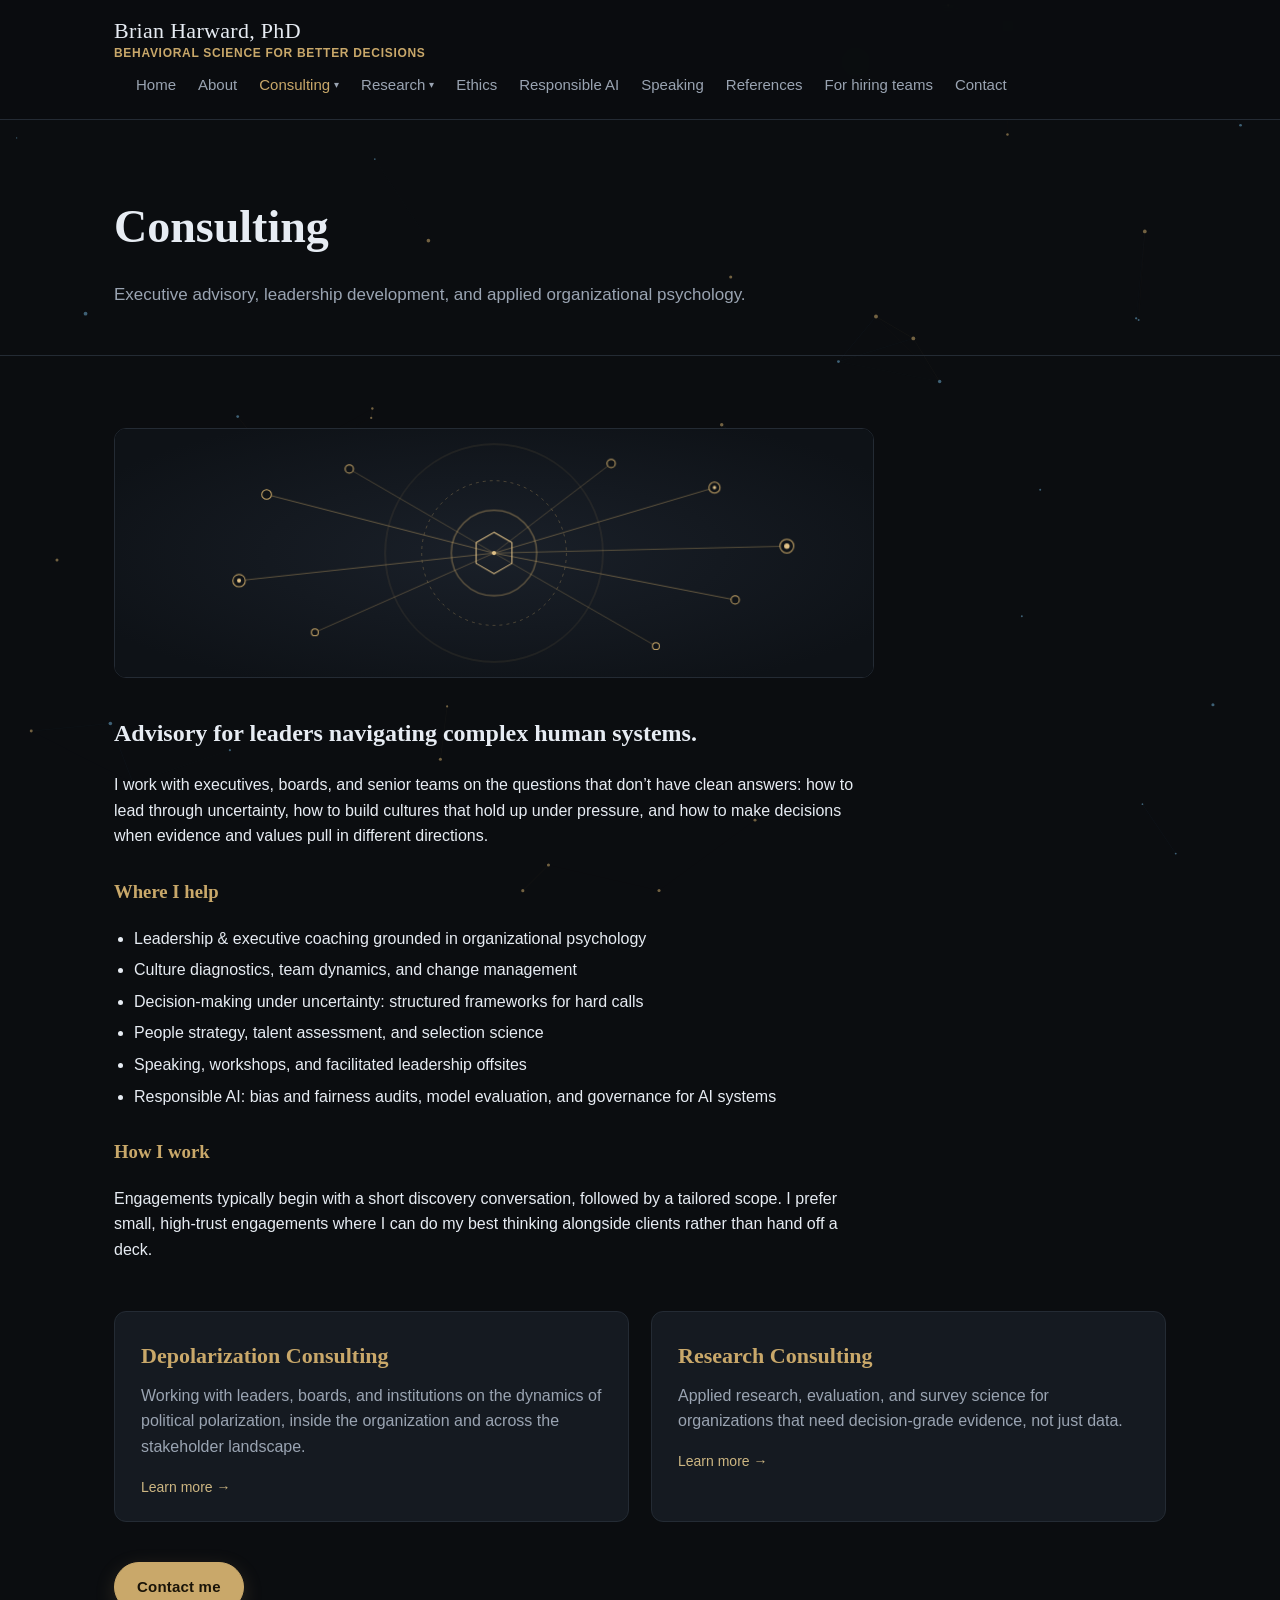
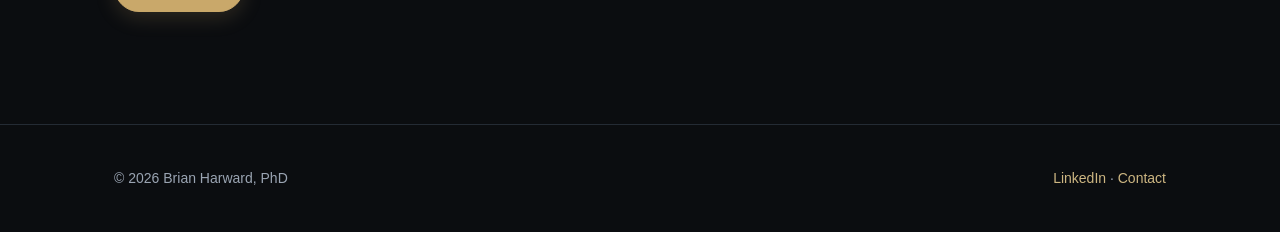
<file: consulting.html>
<!DOCTYPE html>
<html lang="en">
<head>
<meta charset="UTF-8">
<meta name="viewport" content="width=device-width, initial-scale=1.0">
  <link rel="icon" type="image/svg+xml" href="/favicon.svg">
  <link rel="icon" type="image/png" sizes="32x32" href="/favicon-32x32.png">
  <link rel="icon" type="image/png" sizes="16x16" href="/favicon-16x16.png">
  <link rel="shortcut icon" href="/favicon.ico">
  <link rel="apple-touch-icon" sizes="180x180" href="/apple-touch-icon.png">
  <link rel="manifest" href="/site.webmanifest">
  <meta name="theme-color" content="#000000">
<title>Strategy & Ethics Consulting — Brian Harward, PhD</title>
<meta name="description" content="Strategy, ethics, and political-polarization consulting for organizations and leaders making high-stakes decisions. Research-backed and trusted.">
<meta property="og:type" content="website">
<meta property="og:url" content="https://brianharward.com/consulting.html">
<meta property="og:title" content="Strategy & Ethics Consulting — Brian Harward, PhD">
<meta property="og:description" content="Strategy, ethics, and political-polarization consulting for organizations and leaders making high-stakes decisions. Research-backed and trusted.">
<meta name="twitter:card" content="summary">
<meta name="twitter:title" content="Strategy & Ethics Consulting — Brian Harward, PhD">
<meta name="twitter:description" content="Strategy, ethics, and political-polarization consulting for organizations and leaders making high-stakes decisions. Research-backed and trusted.">
<script type="application/ld+json">
{
  "@context": "https://schema.org",
  "@graph": [
    {
      "@type": "WebSite",
      "@id": "https://brianharward.com/#website",
      "name": "Brian Harward, PhD",
      "url": "https://brianharward.com/",
      "inLanguage": "en-US",
      "publisher": {
        "@id": "https://brianharward.com/#practice"
      }
    },
    {
      "@type": "ProfessionalService",
      "@id": "https://brianharward.com/#practice",
      "name": "Brian Harward, PhD",
      "url": "https://brianharward.com/",
      "description": "Advisory and research practice: depolarization and stakeholder advisory for boards and executives, organizational research, psychometrics and people analytics, applied ethics, and responsible AI.",
      "founder": {
        "@id": "https://brianharward.com/#brian"
      },
      "provider": {
        "@id": "https://brianharward.com/#brian"
      },
      "areaServed": "US",
      "availableLanguage": "en",
      "email": "brian@brianharward.com",
      "sameAs": [
        "https://www.linkedin.com/in/brianharward/"
      ],
      "hasOfferCatalog": {
        "@type": "OfferCatalog",
        "name": "Advisory and research services",
        "itemListElement": [
          {
            "@type": "Offer",
            "url": "https://brianharward.com/consulting-depolarization.html",
            "itemOffered": {
              "@type": "Service",
              "name": "Depolarization and stakeholder advisory",
              "serviceType": "Board and executive advisory on political polarization",
              "description": "Board and C-suite advisory, crisis and reputation response, stakeholder and political dynamics mapping, internal culture and speech norms, management training, and leadership coaching for organizations navigating political polarization. Delivered jointly with Morgan Hamel of MH Partners Inc.",
              "audience": {
                "@type": "Audience",
                "audienceType": "Corporate boards and executives, universities, nonprofits, government agencies, faith organizations, professional associations"
              },
              "provider": {
                "@id": "https://brianharward.com/#brian"
              }
            }
          },
          {
            "@type": "Offer",
            "url": "https://brianharward.com/people-analytics-psychometrics.html",
            "itemOffered": {
              "@type": "Service",
              "name": "People analytics and psychometrics",
              "serviceType": "Measurement, assessment development, and validation",
              "description": "Survey science and employee listening, assessment development and validation, item response theory, factor analysis, reliability and validity evidence, and adverse impact and fairness analysis.",
              "provider": {
                "@id": "https://brianharward.com/#brian"
              }
            }
          },
          {
            "@type": "Offer",
            "url": "https://brianharward.com/consulting-research.html",
            "itemOffered": {
              "@type": "Service",
              "name": "Organizational research",
              "serviceType": "Applied research and evaluation",
              "description": "Custom surveys, interviews, focus groups, and mixed-method studies on ethical culture, perceived polarization, leadership effectiveness, engagement, and trust.",
              "provider": {
                "@id": "https://brianharward.com/#brian"
              }
            }
          },
          {
            "@type": "Offer",
            "url": "https://brianharward.com/speaking.html",
            "itemOffered": {
              "@type": "Service",
              "name": "Speaking",
              "serviceType": "Keynotes, workshops, and briefings",
              "provider": {
                "@id": "https://brianharward.com/#brian"
              }
            }
          }
        ]
      }
    },
    {
      "@type": "Person",
      "@id": "https://brianharward.com/#brian",
      "name": "Brian Harward",
      "honorificSuffix": "PhD",
      "jobTitle": "Organizational psychologist and research scientist",
      "url": "https://brianharward.com/",
      "email": "brian@brianharward.com",
      "description": "Organizational psychologist (PhD) and research scientist. Advises boards and executives on political polarization and stakeholder dynamics with Morgan Hamel of MH Partners, and works in psychometrics, people analytics, applied ethics, and organizational research.",
      "knowsAbout": [
        "Political polarization",
        "Depolarization consulting",
        "Stakeholder dynamics",
        "Board advisory",
        "Organizational ethics",
        "Ethical culture measurement",
        "Psychometrics",
        "People analytics",
        "Survey design and validation",
        "Selection and assessment",
        "Adverse impact and fairness analysis",
        "Responsible AI",
        "Behavioral science"
      ],
      "alumniOf": {
        "@type": "CollegeOrUniversity",
        "name": "Walden University"
      },
      "award": "Distinguished Faculty Award for teaching statistics",
      "address": {
        "@type": "PostalAddress",
        "addressLocality": "San Antonio",
        "addressRegion": "TX",
        "addressCountry": "US"
      },
      "sameAs": [
        "https://www.linkedin.com/in/brianharward/",
        "https://statsfriend.com/"
      ],
      "worksFor": {
        "@id": "https://brianharward.com/#practice"
      }
    }
  ]
}
</script>
<link rel="stylesheet" href="styles.css">
</head>
<body>
  <canvas id="bg-net" aria-hidden="true"></canvas>
<header class="site-header">
  <div class="container nav-row">
    <a class="brand" href="index.html"><span class="brand-name">Brian Harward, PhD</span><span class="brand-tag">Behavioral Science for Better Decisions</span></a>
    <button class="nav-toggle" type="button" aria-label="Open menu" aria-controls="primary-nav" aria-expanded="false"><span class="bars" aria-hidden="true"></span></button>
    <nav class="primary-nav" id="primary-nav">
<a href="index.html">Home</a>
<a href="about.html">About</a>
<div class="nav-item has-dropdown">
<a href="consulting.html" class="nav-top active">Consulting <span class="caret" aria-hidden="true">▾</span></a>
<div class="dropdown" role="menu">
<a href="consulting.html" class="active" role="menuitem">Consulting overview</a>
<a href="consulting-depolarization.html" role="menuitem">Depolarization Consulting</a>
<a href="consulting-research.html" role="menuitem">Research Consulting</a>
</div>
</div>
<div class="nav-item has-dropdown">
<a href="research.html" class="nav-top">Research <span class="caret" aria-hidden="true">▾</span></a>
<div class="dropdown" role="menu">
<a href="research.html" role="menuitem">Research science</a>
<a href="people-analytics-psychometrics.html" role="menuitem">People analytics &amp; psychometrics</a>
<a href="work.html" role="menuitem">Selected work &amp; publications</a>
</div>
</div>
<a href="ethics.html">Ethics</a><a href="human-layer.html">Responsible AI</a>
<a href="speaking.html">Speaking</a><a href="references.html">References</a>
<a href="hiring.html">For hiring teams</a>
<a href="contact.html">Contact</a>
</nav>
  </div>
</header>

<section class="page-hero">
  <div class="container">
    <h1>Consulting</h1>
    <p>Executive advisory, leadership development, and applied organizational psychology.</p>
  </div>
</section>

<section>
  <div class="container">
    
<div class="prose">
  <figure class="header-anim"><svg class="consulting" viewBox="0 0 1100 360" xmlns="http://www.w3.org/2000/svg" role="img" aria-labelledby="consTitle consDesc"><title id="consTitle">Consulting</title><desc id="consDesc">A hexagonal hub at the center, surrounded by three concentric orbits and connected via nine spokes to a network of nodes. Three brighter key nodes receive periodic pings of energy traveling outward from the hub.</desc><defs><radialGradient id="bg-cons" cx="50%" cy="50%" r="60%"><stop offset="0%" stop-color="#1a2029"/><stop offset="100%" stop-color="#0e1217"/></radialGradient></defs><rect width="1100" height="360" fill="url(#bg-cons)"/><circle class="orbit o-outer" cx="550" cy="180" r="158"/><circle class="orbit o-middle" cx="550" cy="180" r="105"/><circle class="orbit o-inner" cx="550" cy="180" r="62"/><line class="spoke" pathLength="1" x1="550" y1="180" x2="220" y2="95" stroke="#c9a86a" stroke-opacity="0.6" stroke-width="1.1" style="--i: 0"/><line class="spoke" pathLength="1" x1="550" y1="180" x2="180" y2="220" stroke="#c9a86a" stroke-opacity="0.55" stroke-width="1.1" style="--i: 1"/><line class="spoke" pathLength="1" x1="550" y1="180" x2="290" y2="295" stroke="#c9a86a" stroke-opacity="0.45" stroke-width="1.1" style="--i: 2"/><line class="spoke" pathLength="1" x1="550" y1="180" x2="340" y2="58" stroke="#c9a86a" stroke-opacity="0.4" stroke-width="1.1" style="--i: 3"/><line class="spoke" pathLength="1" x1="550" y1="180" x2="870" y2="85" stroke="#c9a86a" stroke-opacity="0.55" stroke-width="1.1" style="--i: 4"/><line class="spoke" pathLength="1" x1="550" y1="180" x2="900" y2="248" stroke="#c9a86a" stroke-opacity="0.6" stroke-width="1.1" style="--i: 5"/><line class="spoke" pathLength="1" x1="550" y1="180" x2="975" y2="170" stroke="#c9a86a" stroke-opacity="0.5" stroke-width="1.1" style="--i: 6"/><line class="spoke" pathLength="1" x1="550" y1="180" x2="785" y2="315" stroke="#c9a86a" stroke-opacity="0.4" stroke-width="1.1" style="--i: 7"/><line class="spoke" pathLength="1" x1="550" y1="180" x2="720" y2="50" stroke="#c9a86a" stroke-opacity="0.4" stroke-width="1.1" style="--i: 8"/><polygon class="hub-hex" points="550,150 576,165 576,195 550,210 524,195 524,165" fill="none" stroke="#e0c187" stroke-width="1.5"/><circle class="hub-center" cx="550" cy="180" r="3" fill="#e0c187"/><circle class="node" cx="220" cy="95" r="7" fill="#0e1217" stroke="#c9a86a" stroke-width="1.5" style="--i: 0"/><circle class="node" cx="180" cy="220" r="9" fill="#0e1217" stroke="#c9a86a" stroke-width="1.5" style="--i: 1"/><circle class="node" cx="290" cy="295" r="5" fill="#0e1217" stroke="#c9a86a" stroke-width="1.5" style="--i: 2"/><circle class="node" cx="340" cy="58" r="6" fill="#0e1217" stroke="#c9a86a" stroke-width="1.5" style="--i: 3"/><circle class="node" cx="870" cy="85" r="8" fill="#0e1217" stroke="#c9a86a" stroke-width="1.5" style="--i: 4"/><circle class="node" cx="900" cy="248" r="6" fill="#0e1217" stroke="#c9a86a" stroke-width="1.5" style="--i: 5"/><circle class="node" cx="975" cy="170" r="10" fill="#0e1217" stroke="#c9a86a" stroke-width="1.5" style="--i: 6"/><circle class="node" cx="785" cy="315" r="5" fill="#0e1217" stroke="#c9a86a" stroke-width="1.5" style="--i: 7"/><circle class="node" cx="720" cy="50" r="6" fill="#0e1217" stroke="#c9a86a" stroke-width="1.5" style="--i: 8"/><circle class="key-inner" cx="180" cy="220" r="3" fill="#e0c187" style="--i: 0"/><circle class="key-inner" cx="975" cy="170" r="4" fill="#e0c187" style="--i: 1"/><circle class="key-inner" cx="870" cy="85" r="2.5" fill="#e0c187" style="--i: 2"/><circle class="ping" cx="550" cy="180" r="2.8" fill="#e0c187" style="--dx: -370px; --dy: 40px; --i: 0"/><circle class="ping" cx="550" cy="180" r="2.8" fill="#e0c187" style="--dx: 425px; --dy: -10px; --i: 1"/><circle class="ping" cx="550" cy="180" r="2.8" fill="#e0c187" style="--dx: 320px; --dy: -95px; --i: 2"/></svg></figure>
  <h2>Advisory for leaders navigating complex human systems.</h2>
  <p>I work with executives, boards, and senior teams on the questions that don’t have clean answers: how to lead through uncertainty, how to build cultures that hold up under pressure, and how to make decisions when evidence and values pull in different directions.</p>
  <h3>Where I help</h3>
  <ul>
    <li>Leadership & executive coaching grounded in organizational psychology</li>
    <li>Culture diagnostics, team dynamics, and change management</li>
    <li>Decision-making under uncertainty: structured frameworks for hard calls</li>
    <li>People strategy, talent assessment, and selection science</li>
    <li>Speaking, workshops, and facilitated leadership offsites</li>            <li>Responsible AI: bias and fairness audits, model evaluation, and governance for AI systems</li>
  </ul>
  <h3>How I work</h3>
  <p>Engagements typically begin with a short discovery conversation, followed by a tailored scope. I prefer small, high-trust engagements where I can do my best thinking alongside clients rather than hand off a deck.</p>
</div>
    
<div class="subpage-cards" style="margin-top:48px">
<a class="subpage-card" href="consulting-depolarization.html">
<h3>Depolarization Consulting</h3>
<p>Working with leaders, boards, and institutions on the dynamics of political polarization, inside the organization and across the stakeholder landscape.</p>
<span class="card-link">Learn more →</span>
</a>
<a class="subpage-card" href="consulting-research.html">
<h3>Research Consulting</h3>
<p>Applied research, evaluation, and survey science for organizations that need decision-grade evidence, not just data.</p>
<span class="card-link">Learn more →</span>
</a>
</div>
<div style="margin-top:40px">
      <a class="btn btn-primary" href="contact.html">Contact me</a>
    </div>
  </div>
</section>

<footer class="site-footer">
  <div class="container footer-row">
    <p>&copy; <span id="year"></span> Brian Harward, PhD</p>
    <p>
      <a href="https://www.linkedin.com/in/brianharward/" target="_blank" rel="noopener">LinkedIn</a>
      · <a href="contact.html">Contact</a>
    </p>
  </div>
  <script>document.getElementById('year').textContent=new Date().getFullYear();</script>
</footer>
<script src="nav.js" defer></script>

  <!-- bg-net -->
  <script>
  (function(){
    var canvas=document.getElementById("bg-net"); if(!canvas) return;
    var ctx=canvas.getContext("2d"); var W,H,DPR,nodes=[];
    var GOLD="201,168,106", BLUE="106,166,201";
    var reduce=window.matchMedia("(prefers-reduced-motion: reduce)").matches;
    function resize(){DPR=Math.min(window.devicePixelRatio||1,2);W=window.innerWidth;H=window.innerHeight;canvas.width=W*DPR;canvas.height=H*DPR;canvas.style.width=W+"px";canvas.style.height=H+"px";ctx.setTransform(DPR,0,0,DPR,0,0);}
    function init(){var count=Math.round(Math.min(70,Math.max(28,(W*H)/26000)));nodes=[];for(var i=0;i<count;i++){nodes.push({x:Math.random()*W,y:Math.random()*H,vx:(Math.random()-0.5)*0.12,vy:(Math.random()-0.5)*0.12,r:Math.random()*1.4+0.6,gold:Math.random()<0.55});}}
    function draw(){ctx.clearRect(0,0,W,H);var LINK=140;for(var i=0;i<nodes.length;i++){var a=nodes[i];for(var j=i+1;j<nodes.length;j++){var b=nodes[j];var dx=a.x-b.x,dy=a.y-b.y;var d=Math.sqrt(dx*dx+dy*dy);if(d<LINK){var op=(1-d/LINK)*0.10;ctx.strokeStyle="rgba("+(a.gold?GOLD:BLUE)+","+op+")";ctx.lineWidth=0.6;ctx.beginPath();ctx.moveTo(a.x,a.y);ctx.lineTo(b.x,b.y);ctx.stroke();}}}for(var k=0;k<nodes.length;k++){var n=nodes[k];ctx.beginPath();ctx.arc(n.x,n.y,n.r,0,Math.PI*2);ctx.fillStyle="rgba("+(n.gold?GOLD:BLUE)+",0.55)";ctx.fill();}}
    function step(){for(var k=0;k<nodes.length;k++){var n=nodes[k];n.x+=n.vx;n.y+=n.vy;if(n.x<0||n.x>W)n.vx*=-1;if(n.y<0||n.y>H)n.vy*=-1;}draw();if(!reduce)requestAnimationFrame(step);}
    resize();init();window.addEventListener("resize",function(){resize();init();draw();});
    if(reduce){draw();}else{requestAnimationFrame(step);}
  })();
  </script>
  <!-- /bg-net -->
</body>
</html>
</file>
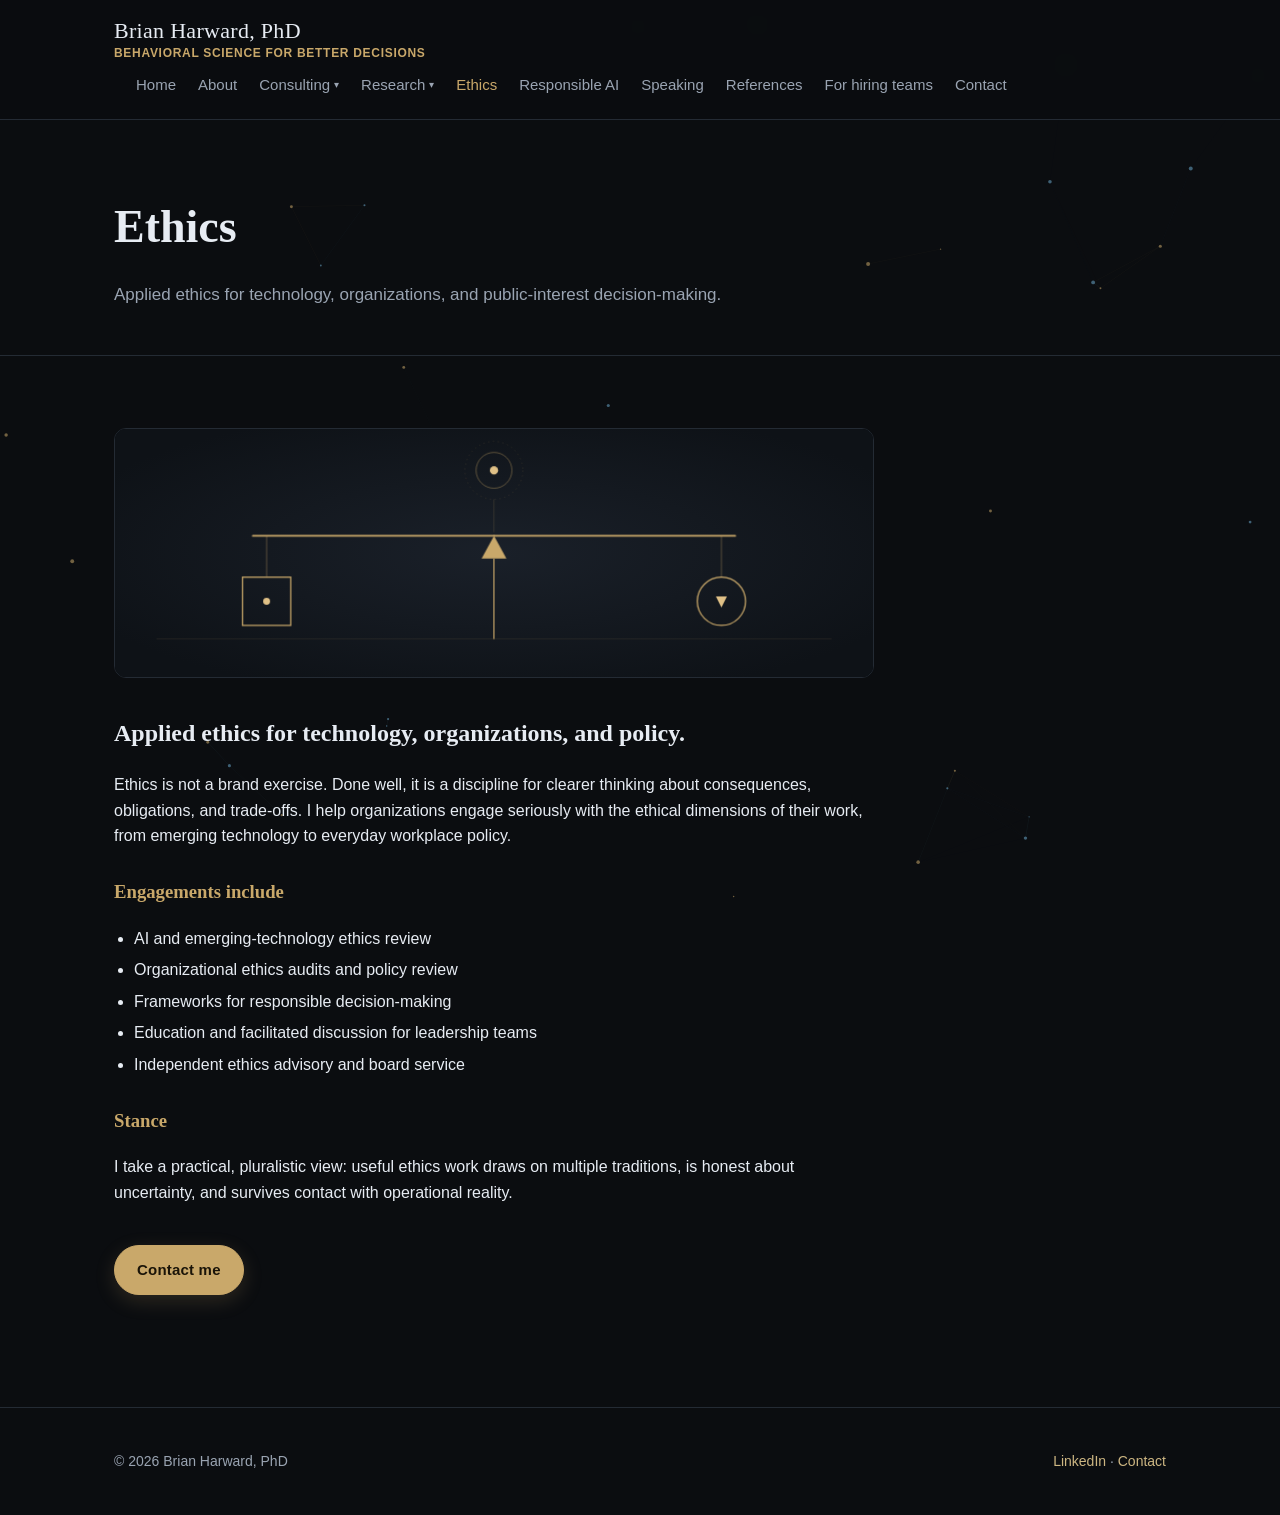
<file: ethics.html>
<!DOCTYPE html>
<html lang="en">
<head>
<meta charset="UTF-8">
<meta name="viewport" content="width=device-width, initial-scale=1.0">
  <link rel="icon" type="image/svg+xml" href="/favicon.svg">
  <link rel="icon" type="image/png" sizes="32x32" href="/favicon-32x32.png">
  <link rel="icon" type="image/png" sizes="16x16" href="/favicon-16x16.png">
  <link rel="shortcut icon" href="/favicon.ico">
  <link rel="apple-touch-icon" sizes="180x180" href="/apple-touch-icon.png">
  <link rel="manifest" href="/site.webmanifest">
  <meta name="theme-color" content="#000000">
<title>Ethics Consulting — Brian Harward, PhD</title>
<meta name="description" content="Ethics consulting and applied moral psychology from Brian Harward, PhD. Frameworks for speak-up culture, decision integrity, and ethical strategy.">
<meta property="og:type" content="website">
<meta property="og:url" content="https://brianharward.com/ethics.html">
<meta property="og:title" content="Ethics Consulting — Brian Harward, PhD">
<meta property="og:description" content="Ethics consulting and applied moral psychology from Brian Harward, PhD. Frameworks for speak-up culture, decision integrity, and ethical strategy.">
<meta name="twitter:card" content="summary">
<meta name="twitter:title" content="Ethics Consulting — Brian Harward, PhD">
<meta name="twitter:description" content="Ethics consulting and applied moral psychology from Brian Harward, PhD. Frameworks for speak-up culture, decision integrity, and ethical strategy.">
<script type="application/ld+json">
{
  "@context": "https://schema.org",
  "@graph": [
    {
      "@type": "WebSite",
      "@id": "https://brianharward.com/#website",
      "name": "Brian Harward, PhD",
      "url": "https://brianharward.com/",
      "inLanguage": "en-US",
      "publisher": {
        "@id": "https://brianharward.com/#practice"
      }
    },
    {
      "@type": "ProfessionalService",
      "@id": "https://brianharward.com/#practice",
      "name": "Brian Harward, PhD",
      "url": "https://brianharward.com/",
      "description": "Advisory and research practice: depolarization and stakeholder advisory for boards and executives, organizational research, psychometrics and people analytics, applied ethics, and responsible AI.",
      "founder": {
        "@id": "https://brianharward.com/#brian"
      },
      "provider": {
        "@id": "https://brianharward.com/#brian"
      },
      "areaServed": "US",
      "availableLanguage": "en",
      "email": "brian@brianharward.com",
      "sameAs": [
        "https://www.linkedin.com/in/brianharward/"
      ],
      "hasOfferCatalog": {
        "@type": "OfferCatalog",
        "name": "Advisory and research services",
        "itemListElement": [
          {
            "@type": "Offer",
            "url": "https://brianharward.com/consulting-depolarization.html",
            "itemOffered": {
              "@type": "Service",
              "name": "Depolarization and stakeholder advisory",
              "serviceType": "Board and executive advisory on political polarization",
              "description": "Board and C-suite advisory, crisis and reputation response, stakeholder and political dynamics mapping, internal culture and speech norms, management training, and leadership coaching for organizations navigating political polarization. Delivered jointly with Morgan Hamel of MH Partners Inc.",
              "audience": {
                "@type": "Audience",
                "audienceType": "Corporate boards and executives, universities, nonprofits, government agencies, faith organizations, professional associations"
              },
              "provider": {
                "@id": "https://brianharward.com/#brian"
              }
            }
          },
          {
            "@type": "Offer",
            "url": "https://brianharward.com/people-analytics-psychometrics.html",
            "itemOffered": {
              "@type": "Service",
              "name": "People analytics and psychometrics",
              "serviceType": "Measurement, assessment development, and validation",
              "description": "Survey science and employee listening, assessment development and validation, item response theory, factor analysis, reliability and validity evidence, and adverse impact and fairness analysis.",
              "provider": {
                "@id": "https://brianharward.com/#brian"
              }
            }
          },
          {
            "@type": "Offer",
            "url": "https://brianharward.com/consulting-research.html",
            "itemOffered": {
              "@type": "Service",
              "name": "Organizational research",
              "serviceType": "Applied research and evaluation",
              "description": "Custom surveys, interviews, focus groups, and mixed-method studies on ethical culture, perceived polarization, leadership effectiveness, engagement, and trust.",
              "provider": {
                "@id": "https://brianharward.com/#brian"
              }
            }
          },
          {
            "@type": "Offer",
            "url": "https://brianharward.com/speaking.html",
            "itemOffered": {
              "@type": "Service",
              "name": "Speaking",
              "serviceType": "Keynotes, workshops, and briefings",
              "provider": {
                "@id": "https://brianharward.com/#brian"
              }
            }
          }
        ]
      }
    },
    {
      "@type": "Person",
      "@id": "https://brianharward.com/#brian",
      "name": "Brian Harward",
      "honorificSuffix": "PhD",
      "jobTitle": "Organizational psychologist and research scientist",
      "url": "https://brianharward.com/",
      "email": "brian@brianharward.com",
      "description": "Organizational psychologist (PhD) and research scientist. Advises boards and executives on political polarization and stakeholder dynamics with Morgan Hamel of MH Partners, and works in psychometrics, people analytics, applied ethics, and organizational research.",
      "knowsAbout": [
        "Political polarization",
        "Depolarization consulting",
        "Stakeholder dynamics",
        "Board advisory",
        "Organizational ethics",
        "Ethical culture measurement",
        "Psychometrics",
        "People analytics",
        "Survey design and validation",
        "Selection and assessment",
        "Adverse impact and fairness analysis",
        "Responsible AI",
        "Behavioral science"
      ],
      "alumniOf": {
        "@type": "CollegeOrUniversity",
        "name": "Walden University"
      },
      "award": "Distinguished Faculty Award for teaching statistics",
      "address": {
        "@type": "PostalAddress",
        "addressLocality": "San Antonio",
        "addressRegion": "TX",
        "addressCountry": "US"
      },
      "sameAs": [
        "https://www.linkedin.com/in/brianharward/",
        "https://statsfriend.com/"
      ],
      "worksFor": {
        "@id": "https://brianharward.com/#practice"
      }
    }
  ]
}
</script>
<link rel="stylesheet" href="styles.css">
</head>
<body>
  <canvas id="bg-net" aria-hidden="true"></canvas>
<header class="site-header">
  <div class="container nav-row">
    <a class="brand" href="index.html"><span class="brand-name">Brian Harward, PhD</span><span class="brand-tag">Behavioral Science for Better Decisions</span></a>
    <button class="nav-toggle" type="button" aria-label="Open menu" aria-controls="primary-nav" aria-expanded="false"><span class="bars" aria-hidden="true"></span></button>
    <nav class="primary-nav" id="primary-nav">
<a href="index.html">Home</a>
<a href="about.html">About</a>
<div class="nav-item has-dropdown">
<a href="consulting.html" class="nav-top">Consulting <span class="caret" aria-hidden="true">▾</span></a>
<div class="dropdown" role="menu">
<a href="consulting.html" role="menuitem">Consulting overview</a>
<a href="consulting-depolarization.html" role="menuitem">Depolarization Consulting</a>
<a href="consulting-research.html" role="menuitem">Research Consulting</a>
</div>
</div>
<div class="nav-item has-dropdown">
<a href="research.html" class="nav-top">Research <span class="caret" aria-hidden="true">▾</span></a>
<div class="dropdown" role="menu">
<a href="research.html" role="menuitem">Research science</a>
<a href="people-analytics-psychometrics.html" role="menuitem">People analytics &amp; psychometrics</a>
<a href="work.html" role="menuitem">Selected work &amp; publications</a>
</div>
</div>
<a href="ethics.html" class="active">Ethics</a><a href="human-layer.html">Responsible AI</a>
<a href="speaking.html">Speaking</a><a href="references.html">References</a>
<a href="hiring.html">For hiring teams</a>
<a href="contact.html">Contact</a>
</nav>
  </div>
</header>

<section class="page-hero">
  <div class="container">
    <h1>Ethics</h1>
    <p>Applied ethics for technology, organizations, and public-interest decision-making.</p>
  </div>
</section>

<section>
  <div class="container">
    
<div class="prose">
  <figure class="header-anim"><svg class="ethics" viewBox="0 0 1100 360" xmlns="http://www.w3.org/2000/svg" role="img" aria-labelledby="ethicsTitle ethicsDesc"><title id="ethicsTitle">Ethics</title><desc id="ethicsDesc">A balance beam supported by a pivot, with unlike weights (a square and a circle) hanging in equilibrium beneath a north-star principle marker. After the structure assembles, the beam gently oscillates around the pivot — balance as active equilibrium.</desc><defs><radialGradient id="bg-ethics" cx="50%" cy="50%" r="60%"><stop offset="0%" stop-color="#1a2029"/><stop offset="100%" stop-color="#0e1217"/></radialGradient></defs><rect width="1100" height="360" fill="url(#bg-ethics)"/><line class="horizon" x1="60" y1="305" x2="1040" y2="305" stroke="#c9a86a" stroke-opacity="0.12" stroke-width="1"/><line class="upright" x1="550" y1="188" x2="550" y2="305" stroke="#c9a86a" stroke-width="1.8"/><polygon class="pivot" points="550,155 532,188 568,188" fill="#c9a86a"/><line class="plumb" pathLength="1" x1="550" y1="150" x2="550" y2="102" stroke="#c9a86a" stroke-opacity="0.25" stroke-width="1" stroke-dasharray="2 3"/><circle class="principle-outer" cx="550" cy="60" r="42" fill="none" stroke="#c9a86a" stroke-opacity="0.22" stroke-width="1" stroke-dasharray="2 5"/><circle class="principle-middle" cx="550" cy="60" r="26" fill="none" stroke="#c9a86a" stroke-opacity="0.5" stroke-width="1.2"/><circle class="principle-core" cx="550" cy="60" r="6" fill="#e0c187"/><g class="beam-assembly"><line class="beam-left" pathLength="1" x1="550" y1="155" x2="200" y2="155" stroke="#c9a86a" stroke-width="2.5" stroke-linecap="round"/><line class="beam-right" pathLength="1" x1="550" y1="155" x2="900" y2="155" stroke="#c9a86a" stroke-width="2.5" stroke-linecap="round"/><line class="hang-left" pathLength="1" x1="220" y1="155" x2="220" y2="215" stroke="#c9a86a" stroke-opacity="0.55" stroke-width="1"/><line class="hang-right" pathLength="1" x1="880" y1="155" x2="880" y2="215" stroke="#c9a86a" stroke-opacity="0.55" stroke-width="1"/><rect class="weight-square" x="185" y="215" width="70" height="70" fill="none" stroke="#c9a86a" stroke-width="1.8"/><circle class="inner-dot" cx="220" cy="250" r="5" fill="#e0c187"/><circle class="weight-circle" cx="880" cy="250" r="35" fill="none" stroke="#c9a86a" stroke-width="1.8"/><polygon class="inner-tri" points="872,243 888,243 880,259" fill="#e0c187"/></g></svg></figure>
  <h2>Applied ethics for technology, organizations, and policy.</h2>
  <p>Ethics is not a brand exercise. Done well, it is a discipline for clearer thinking about consequences, obligations, and trade-offs. I help organizations engage seriously with the ethical dimensions of their work, from emerging technology to everyday workplace policy.</p>
  <h3>Engagements include</h3>
  <ul>
    <li>AI and emerging-technology ethics review</li>
    <li>Organizational ethics audits and policy review</li>
    <li>Frameworks for responsible decision-making</li>
    <li>Education and facilitated discussion for leadership teams</li>
    <li>Independent ethics advisory and board service</li>
  </ul>
  <h3>Stance</h3>
  <p>I take a practical, pluralistic view: useful ethics work draws on multiple traditions, is honest about uncertainty, and survives contact with operational reality.</p>
</div>
    <div style="margin-top:40px">
      <a class="btn btn-primary" href="contact.html">Contact me</a>
    </div>
  </div>
</section>

<footer class="site-footer">
  <div class="container footer-row">
    <p>&copy; <span id="year"></span> Brian Harward, PhD</p>
    <p>
      <a href="https://www.linkedin.com/in/brianharward/" target="_blank" rel="noopener">LinkedIn</a>
      · <a href="contact.html">Contact</a>
    </p>
  </div>
  <script>document.getElementById('year').textContent=new Date().getFullYear();</script>
</footer>
<script src="nav.js" defer></script>

  <!-- bg-net -->
  <script>
  (function(){
    var canvas=document.getElementById("bg-net"); if(!canvas) return;
    var ctx=canvas.getContext("2d"); var W,H,DPR,nodes=[];
    var GOLD="201,168,106", BLUE="106,166,201";
    var reduce=window.matchMedia("(prefers-reduced-motion: reduce)").matches;
    function resize(){DPR=Math.min(window.devicePixelRatio||1,2);W=window.innerWidth;H=window.innerHeight;canvas.width=W*DPR;canvas.height=H*DPR;canvas.style.width=W+"px";canvas.style.height=H+"px";ctx.setTransform(DPR,0,0,DPR,0,0);}
    function init(){var count=Math.round(Math.min(70,Math.max(28,(W*H)/26000)));nodes=[];for(var i=0;i<count;i++){nodes.push({x:Math.random()*W,y:Math.random()*H,vx:(Math.random()-0.5)*0.12,vy:(Math.random()-0.5)*0.12,r:Math.random()*1.4+0.6,gold:Math.random()<0.55});}}
    function draw(){ctx.clearRect(0,0,W,H);var LINK=140;for(var i=0;i<nodes.length;i++){var a=nodes[i];for(var j=i+1;j<nodes.length;j++){var b=nodes[j];var dx=a.x-b.x,dy=a.y-b.y;var d=Math.sqrt(dx*dx+dy*dy);if(d<LINK){var op=(1-d/LINK)*0.10;ctx.strokeStyle="rgba("+(a.gold?GOLD:BLUE)+","+op+")";ctx.lineWidth=0.6;ctx.beginPath();ctx.moveTo(a.x,a.y);ctx.lineTo(b.x,b.y);ctx.stroke();}}}for(var k=0;k<nodes.length;k++){var n=nodes[k];ctx.beginPath();ctx.arc(n.x,n.y,n.r,0,Math.PI*2);ctx.fillStyle="rgba("+(n.gold?GOLD:BLUE)+",0.55)";ctx.fill();}}
    function step(){for(var k=0;k<nodes.length;k++){var n=nodes[k];n.x+=n.vx;n.y+=n.vy;if(n.x<0||n.x>W)n.vx*=-1;if(n.y<0||n.y>H)n.vy*=-1;}draw();if(!reduce)requestAnimationFrame(step);}
    resize();init();window.addEventListener("resize",function(){resize();init();draw();});
    if(reduce){draw();}else{requestAnimationFrame(step);}
  })();
  </script>
  <!-- /bg-net -->
</body>
</html>
</file>
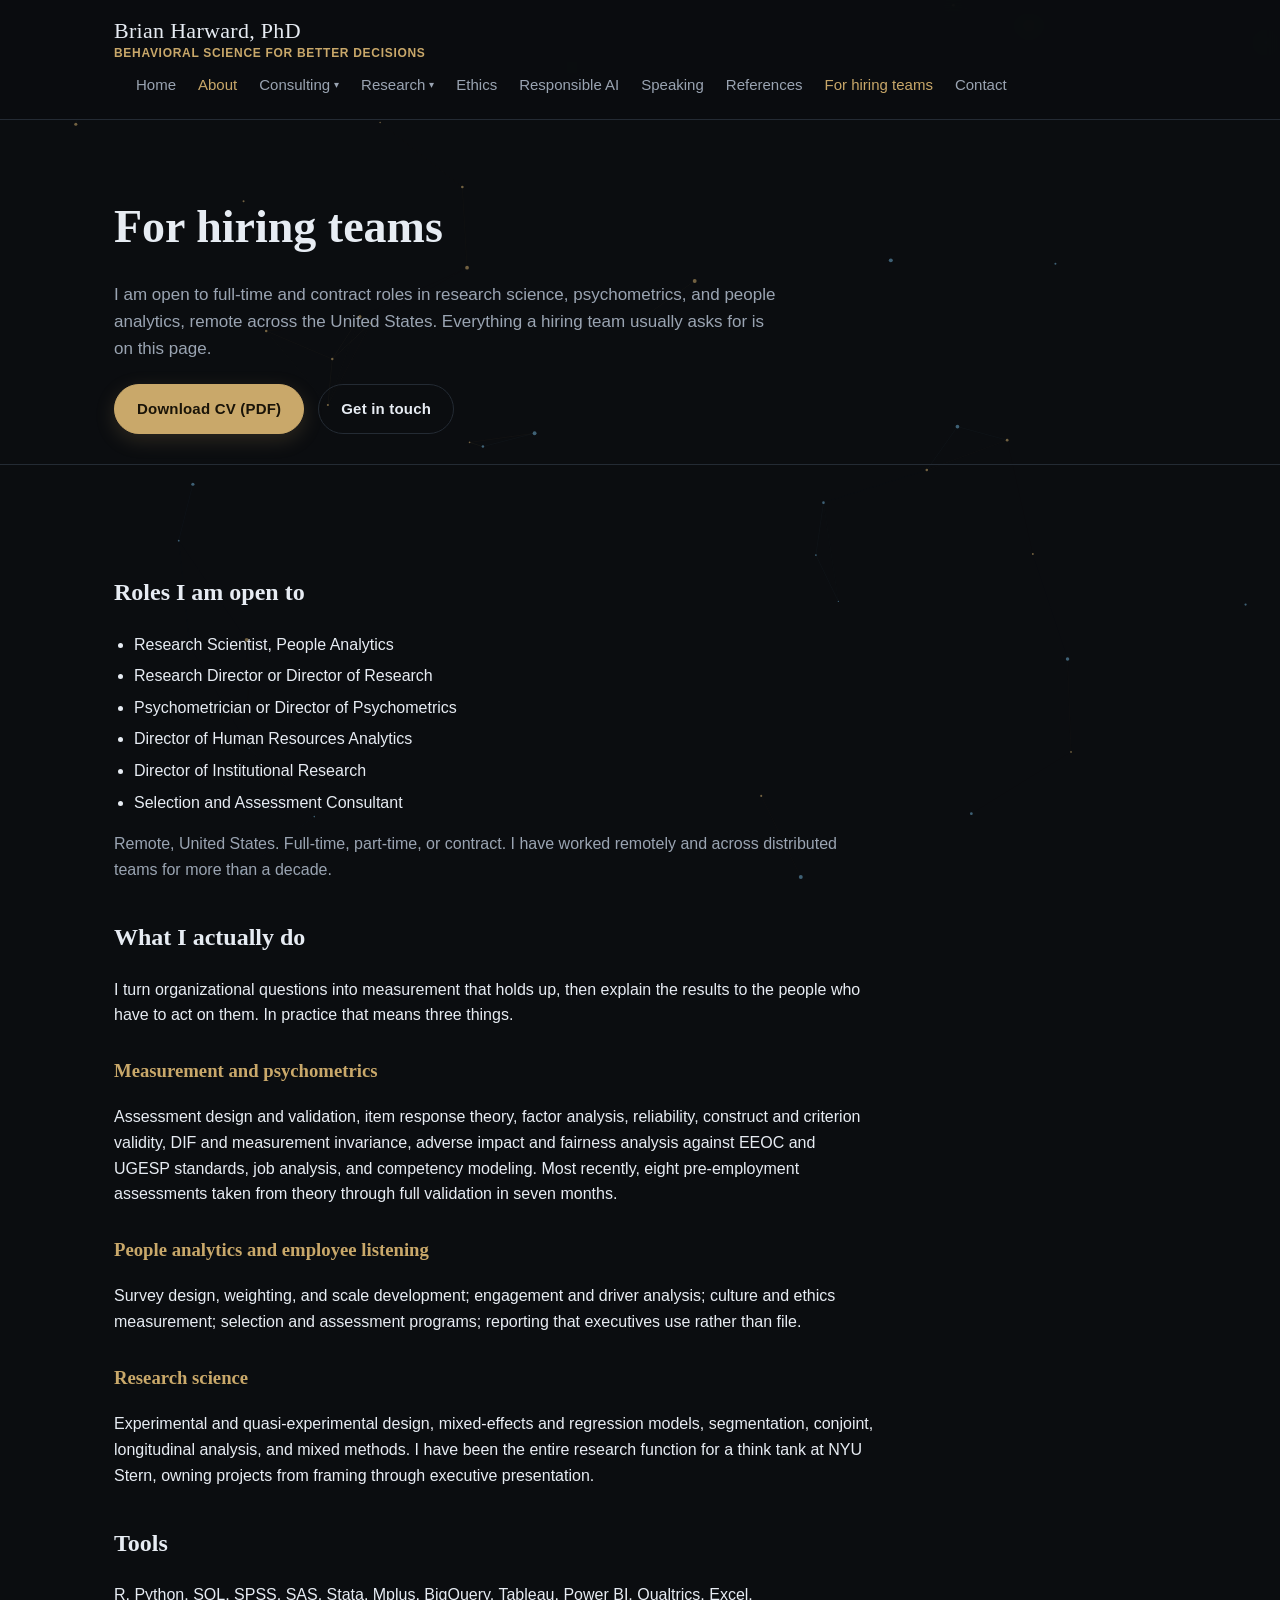
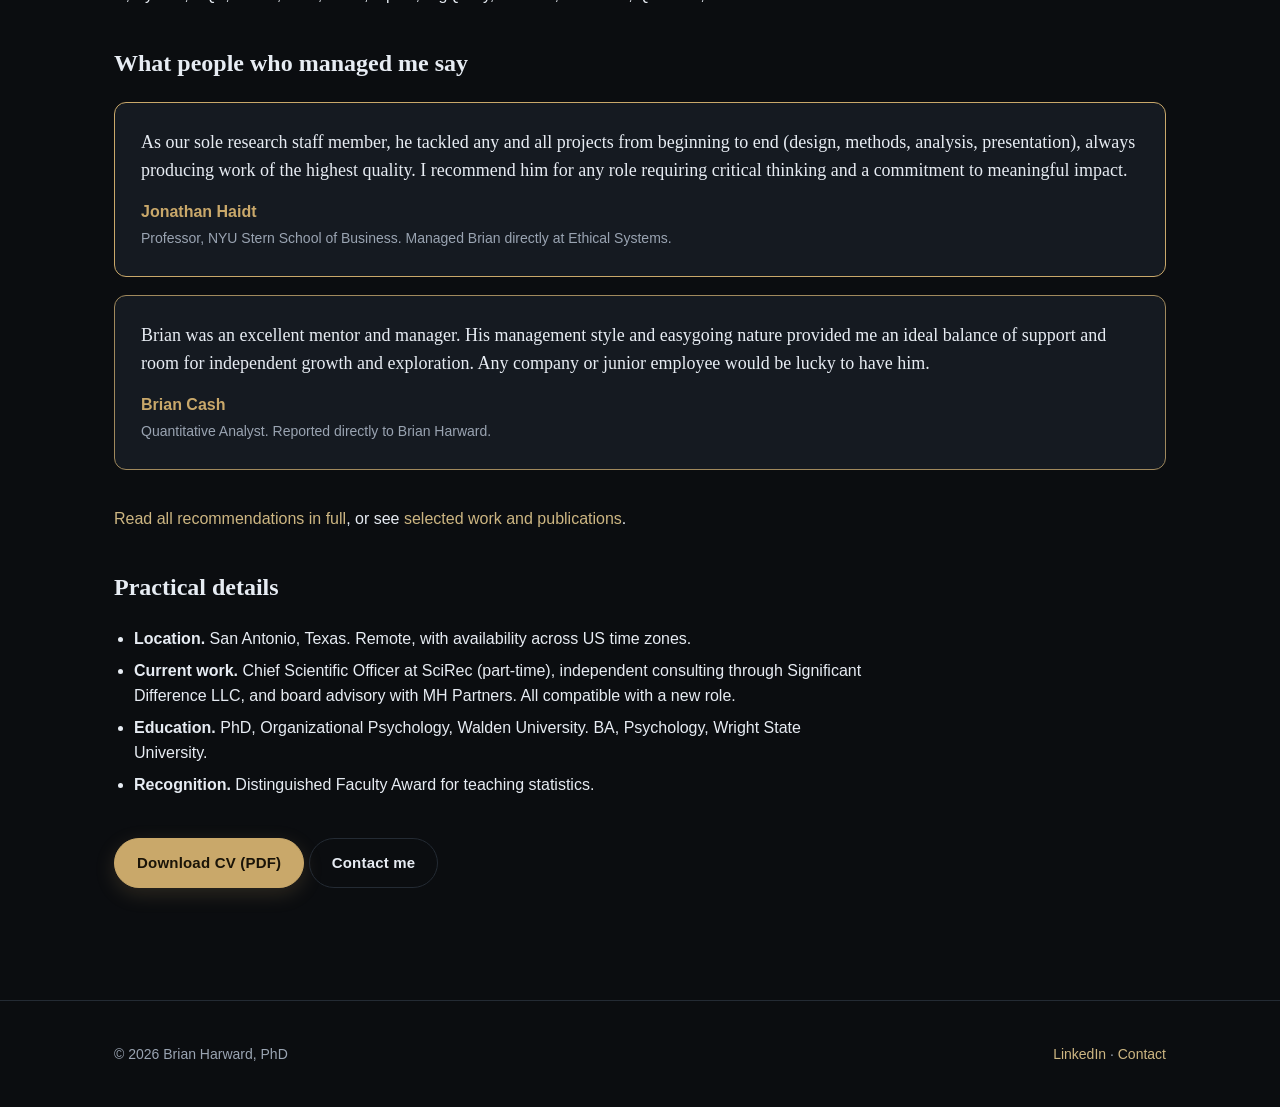
<file: hiring.html>
<!DOCTYPE html>
<html lang="en">
<head>
<meta charset="UTF-8">
<meta name="viewport" content="width=device-width, initial-scale=1.0">
  <link rel="icon" type="image/svg+xml" href="/favicon.svg">
  <link rel="icon" type="image/png" sizes="32x32" href="/favicon-32x32.png">
  <link rel="icon" type="image/png" sizes="16x16" href="/favicon-16x16.png">
  <link rel="shortcut icon" href="/favicon.ico">
  <link rel="apple-touch-icon" sizes="180x180" href="/apple-touch-icon.png">
  <link rel="manifest" href="/site.webmanifest">
  <meta name="theme-color" content="#000000">
<title>For Hiring Teams | Brian Harward, PhD, Research Scientist and Psychometrician</title>
<meta name="description" content="Roles Brian Harward, PhD is open to, methods and tools, recommendations, and a downloadable CV. Research science, psychometrics, and people analytics, remote in the United States.">
<meta property="og:type" content="website">
<meta property="og:url" content="https://brianharward.com/hiring.html">
<meta property="og:title" content="For Hiring Teams | Brian Harward, PhD, Research Scientist and Psychometrician">
<meta property="og:description" content="Roles Brian Harward, PhD is open to, methods and tools, recommendations, and a downloadable CV. Research science, psychometrics, and people analytics, remote in the United States.">
<meta name="twitter:card" content="summary">
<meta name="twitter:title" content="For Hiring Teams | Brian Harward, PhD, Research Scientist and Psychometrician">
<meta name="twitter:description" content="Roles Brian Harward, PhD is open to, methods and tools, recommendations, and a downloadable CV. Research science, psychometrics, and people analytics, remote in the United States.">
<script type="application/ld+json">
{
  "@context": "https://schema.org",
  "@graph": [
    {
      "@type": "WebSite",
      "@id": "https://brianharward.com/#website",
      "name": "Brian Harward, PhD",
      "url": "https://brianharward.com/",
      "inLanguage": "en-US",
      "publisher": {
        "@id": "https://brianharward.com/#practice"
      }
    },
    {
      "@type": "ProfessionalService",
      "@id": "https://brianharward.com/#practice",
      "name": "Brian Harward, PhD",
      "url": "https://brianharward.com/",
      "description": "Advisory and research practice: depolarization and stakeholder advisory for boards and executives, organizational research, psychometrics and people analytics, applied ethics, and responsible AI.",
      "founder": {
        "@id": "https://brianharward.com/#brian"
      },
      "provider": {
        "@id": "https://brianharward.com/#brian"
      },
      "areaServed": "US",
      "availableLanguage": "en",
      "email": "brian@brianharward.com",
      "sameAs": [
        "https://www.linkedin.com/in/brianharward/"
      ],
      "hasOfferCatalog": {
        "@type": "OfferCatalog",
        "name": "Advisory and research services",
        "itemListElement": [
          {
            "@type": "Offer",
            "url": "https://brianharward.com/consulting-depolarization.html",
            "itemOffered": {
              "@type": "Service",
              "name": "Depolarization and stakeholder advisory",
              "serviceType": "Board and executive advisory on political polarization",
              "description": "Board and C-suite advisory, crisis and reputation response, stakeholder and political dynamics mapping, internal culture and speech norms, management training, and leadership coaching for organizations navigating political polarization. Delivered jointly with Morgan Hamel of MH Partners Inc.",
              "audience": {
                "@type": "Audience",
                "audienceType": "Corporate boards and executives, universities, nonprofits, government agencies, faith organizations, professional associations"
              },
              "provider": {
                "@id": "https://brianharward.com/#brian"
              }
            }
          },
          {
            "@type": "Offer",
            "url": "https://brianharward.com/people-analytics-psychometrics.html",
            "itemOffered": {
              "@type": "Service",
              "name": "People analytics and psychometrics",
              "serviceType": "Measurement, assessment development, and validation",
              "description": "Survey science and employee listening, assessment development and validation, item response theory, factor analysis, reliability and validity evidence, and adverse impact and fairness analysis.",
              "provider": {
                "@id": "https://brianharward.com/#brian"
              }
            }
          },
          {
            "@type": "Offer",
            "url": "https://brianharward.com/consulting-research.html",
            "itemOffered": {
              "@type": "Service",
              "name": "Organizational research",
              "serviceType": "Applied research and evaluation",
              "description": "Custom surveys, interviews, focus groups, and mixed-method studies on ethical culture, perceived polarization, leadership effectiveness, engagement, and trust.",
              "provider": {
                "@id": "https://brianharward.com/#brian"
              }
            }
          },
          {
            "@type": "Offer",
            "url": "https://brianharward.com/speaking.html",
            "itemOffered": {
              "@type": "Service",
              "name": "Speaking",
              "serviceType": "Keynotes, workshops, and briefings",
              "provider": {
                "@id": "https://brianharward.com/#brian"
              }
            }
          }
        ]
      }
    },
    {
      "@type": "Person",
      "@id": "https://brianharward.com/#brian",
      "name": "Brian Harward",
      "honorificSuffix": "PhD",
      "jobTitle": "Organizational psychologist and research scientist",
      "url": "https://brianharward.com/",
      "email": "brian@brianharward.com",
      "description": "Organizational psychologist (PhD) and research scientist. Advises boards and executives on political polarization and stakeholder dynamics with Morgan Hamel of MH Partners, and works in psychometrics, people analytics, applied ethics, and organizational research.",
      "knowsAbout": [
        "Political polarization",
        "Depolarization consulting",
        "Stakeholder dynamics",
        "Board advisory",
        "Organizational ethics",
        "Ethical culture measurement",
        "Psychometrics",
        "People analytics",
        "Survey design and validation",
        "Selection and assessment",
        "Adverse impact and fairness analysis",
        "Responsible AI",
        "Behavioral science"
      ],
      "alumniOf": {
        "@type": "CollegeOrUniversity",
        "name": "Walden University"
      },
      "award": "Distinguished Faculty Award for teaching statistics",
      "address": {
        "@type": "PostalAddress",
        "addressLocality": "San Antonio",
        "addressRegion": "TX",
        "addressCountry": "US"
      },
      "sameAs": [
        "https://www.linkedin.com/in/brianharward/",
        "https://statsfriend.com/"
      ],
      "worksFor": {
        "@id": "https://brianharward.com/#practice"
      }
    }
  ]
}
</script>
<link rel="stylesheet" href="styles.css">
</head>
<body>
  <canvas id="bg-net" aria-hidden="true"></canvas>
<header class="site-header">
  <div class="container nav-row">
<a class="brand" href="index.html"><span class="brand-name">Brian Harward, PhD</span><span class="brand-tag">Behavioral Science for Better Decisions</span></a>
<button class="nav-toggle" type="button" aria-label="Open menu" aria-controls="primary-nav" aria-expanded="false"><span class="bars" aria-hidden="true"></span></button>
    <nav class="primary-nav" id="primary-nav">
<a href="index.html">Home</a>
<a href="about.html" class="active">About</a>
<div class="nav-item has-dropdown">
<a href="consulting.html" class="nav-top">Consulting <span class="caret" aria-hidden="true">▾</span></a>
<div class="dropdown" role="menu">
<a href="consulting.html" role="menuitem">Consulting overview</a>
<a href="consulting-depolarization.html" role="menuitem">Depolarization Consulting</a>
<a href="consulting-research.html" role="menuitem">Research Consulting</a>
</div>
</div>
<div class="nav-item has-dropdown">
<a href="research.html" class="nav-top">Research <span class="caret" aria-hidden="true">▾</span></a>
<div class="dropdown" role="menu">
<a href="research.html" role="menuitem">Research science</a>
<a href="people-analytics-psychometrics.html" role="menuitem">People analytics &amp; psychometrics</a>
<a href="work.html" role="menuitem">Selected work &amp; publications</a>
</div>
</div>
<a href="ethics.html">Ethics</a><a href="human-layer.html">Responsible AI</a>
<a href="speaking.html">Speaking</a><a href="references.html">References</a>
<a href="hiring.html" class="active">For hiring teams</a>
<a href="contact.html">Contact</a>
</nav>
</div>
</header>

<section class="page-hero">
<div class="container">
<h1>For hiring teams</h1>
<p>I am open to full-time and contract roles in research science, psychometrics, and people analytics, remote across the United States. Everything a hiring team usually asks for is on this page.</p>
<div class="cta-row" style="margin-top:22px">
<a class="btn btn-primary" href="Brian-Harward-CV.pdf" target="_blank" rel="noopener">Download CV (PDF)</a>
<a class="btn btn-ghost" href="contact.html">Get in touch</a>
</div>
</div>
</section>

<section>
  <div class="container">
    <div class="prose">
      <h2>Roles I am open to</h2>
      <ul>
        <li>Research Scientist, People Analytics</li>
        <li>Research Director or Director of Research</li>
        <li>Psychometrician or Director of Psychometrics</li>
        <li>Director of Human Resources Analytics</li>
        <li>Director of Institutional Research</li>
        <li>Selection and Assessment Consultant</li>
      </ul>
      <p class="muted">Remote, United States. Full-time, part-time, or contract. I have worked remotely and across distributed teams for more than a decade.</p>

      <h2>What I actually do</h2>
      <p>I turn organizational questions into measurement that holds up, then explain the results to the people who have to act on them. In practice that means three things.</p>
      <h3>Measurement and psychometrics</h3>
      <p>Assessment design and validation, item response theory, factor analysis, reliability, construct and criterion validity, DIF and measurement invariance, adverse impact and fairness analysis against EEOC and UGESP standards, job analysis, and competency modeling. Most recently, eight pre-employment assessments taken from theory through full validation in seven months.</p>
      <h3>People analytics and employee listening</h3>
      <p>Survey design, weighting, and scale development; engagement and driver analysis; culture and ethics measurement; selection and assessment programs; reporting that executives use rather than file.</p>
      <h3>Research science</h3>
      <p>Experimental and quasi-experimental design, mixed-effects and regression models, segmentation, conjoint, longitudinal analysis, and mixed methods. I have been the entire research function for a think tank at NYU Stern, owning projects from framing through executive presentation.</p>

      <h2>Tools</h2>
      <p>R, Python, SQL, SPSS, SAS, Stata, Mplus, BigQuery, Tableau, Power BI, Qualtrics, Excel.</p>

      <h2>What people who managed me say</h2>
    </div>

    <div class="quote-grid" style="margin-top:8px">
      <figure class="quote">
        <blockquote>As our sole research staff member, he tackled any and all projects from beginning to end (design, methods, analysis, presentation), always producing work of the highest quality. I recommend him for any role requiring critical thinking and a commitment to meaningful impact.</blockquote>
        <figcaption><strong>Jonathan Haidt</strong><span>Professor, NYU Stern School of Business. Managed Brian directly at Ethical Systems.</span></figcaption>
      </figure>
      <figure class="quote">
        <blockquote>Brian was an excellent mentor and manager. His management style and easygoing nature provided me an ideal balance of support and room for independent growth and exploration. Any company or junior employee would be lucky to have him.</blockquote>
        <figcaption><strong>Brian Cash</strong><span>Quantitative Analyst. Reported directly to Brian Harward.</span></figcaption>
      </figure>
    </div>

    <div class="prose" style="margin-top:36px">
      <p><a href="references.html">Read all recommendations in full</a>, or see <a href="work.html">selected work and publications</a>.</p>
      <h2>Practical details</h2>
      <ul>
        <li><strong>Location.</strong> San Antonio, Texas. Remote, with availability across US time zones.</li>
        <li><strong>Current work.</strong> Chief Scientific Officer at SciRec (part-time), independent consulting through Significant Difference LLC, and board advisory with MH Partners. All compatible with a new role.</li>
        <li><strong>Education.</strong> PhD, Organizational Psychology, Walden University. BA, Psychology, Wright State University.</li>
        <li><strong>Recognition.</strong> Distinguished Faculty Award for teaching statistics.</li>
      </ul>
    </div>

    <div style="margin-top:40px">
      <a class="btn btn-primary" href="Brian-Harward-CV.pdf" target="_blank" rel="noopener">Download CV (PDF)</a>
      <a class="btn btn-ghost" href="contact.html">Contact me</a>
    </div>
  </div>
</section>

<footer class="site-footer">
<div class="container footer-row">
<p>&copy; <span id="year"></span> Brian Harward, PhD</p>
<p>
<a href="https://www.linkedin.com/in/brianharward/" target="_blank" rel="noopener">LinkedIn</a>
· <a href="contact.html">Contact</a>
</p>
</div>
<script>document.getElementById('year').textContent=new Date().getFullYear();</script>
</footer>
<script src="nav.js" defer></script>

  <!-- bg-net -->
  <script>
  (function(){
    var canvas=document.getElementById("bg-net"); if(!canvas) return;
    var ctx=canvas.getContext("2d"); var W,H,DPR,nodes=[];
    var GOLD="201,168,106", BLUE="106,166,201";
    var reduce=window.matchMedia("(prefers-reduced-motion: reduce)").matches;
    function resize(){DPR=Math.min(window.devicePixelRatio||1,2);W=window.innerWidth;H=window.innerHeight;canvas.width=W*DPR;canvas.height=H*DPR;canvas.style.width=W+"px";canvas.style.height=H+"px";ctx.setTransform(DPR,0,0,DPR,0,0);}
    function init(){var count=Math.round(Math.min(70,Math.max(28,(W*H)/26000)));nodes=[];for(var i=0;i<count;i++){nodes.push({x:Math.random()*W,y:Math.random()*H,vx:(Math.random()-0.5)*0.12,vy:(Math.random()-0.5)*0.12,r:Math.random()*1.4+0.6,gold:Math.random()<0.55});}}
    function draw(){ctx.clearRect(0,0,W,H);var LINK=140;for(var i=0;i<nodes.length;i++){var a=nodes[i];for(var j=i+1;j<nodes.length;j++){var b=nodes[j];var dx=a.x-b.x,dy=a.y-b.y;var d=Math.sqrt(dx*dx+dy*dy);if(d<LINK){var op=(1-d/LINK)*0.10;ctx.strokeStyle="rgba("+(a.gold?GOLD:BLUE)+","+op+")";ctx.lineWidth=0.6;ctx.beginPath();ctx.moveTo(a.x,a.y);ctx.lineTo(b.x,b.y);ctx.stroke();}}}for(var k=0;k<nodes.length;k++){var n=nodes[k];ctx.beginPath();ctx.arc(n.x,n.y,n.r,0,Math.PI*2);ctx.fillStyle="rgba("+(n.gold?GOLD:BLUE)+",0.55)";ctx.fill();}}
    function step(){for(var k=0;k<nodes.length;k++){var n=nodes[k];n.x+=n.vx;n.y+=n.vy;if(n.x<0||n.x>W)n.vx*=-1;if(n.y<0||n.y>H)n.vy*=-1;}draw();if(!reduce)requestAnimationFrame(step);}
    resize();init();window.addEventListener("resize",function(){resize();init();draw();});
    if(reduce){draw();}else{requestAnimationFrame(step);}
  })();
  </script>
  <!-- /bg-net -->
</body>
</html>
</file>
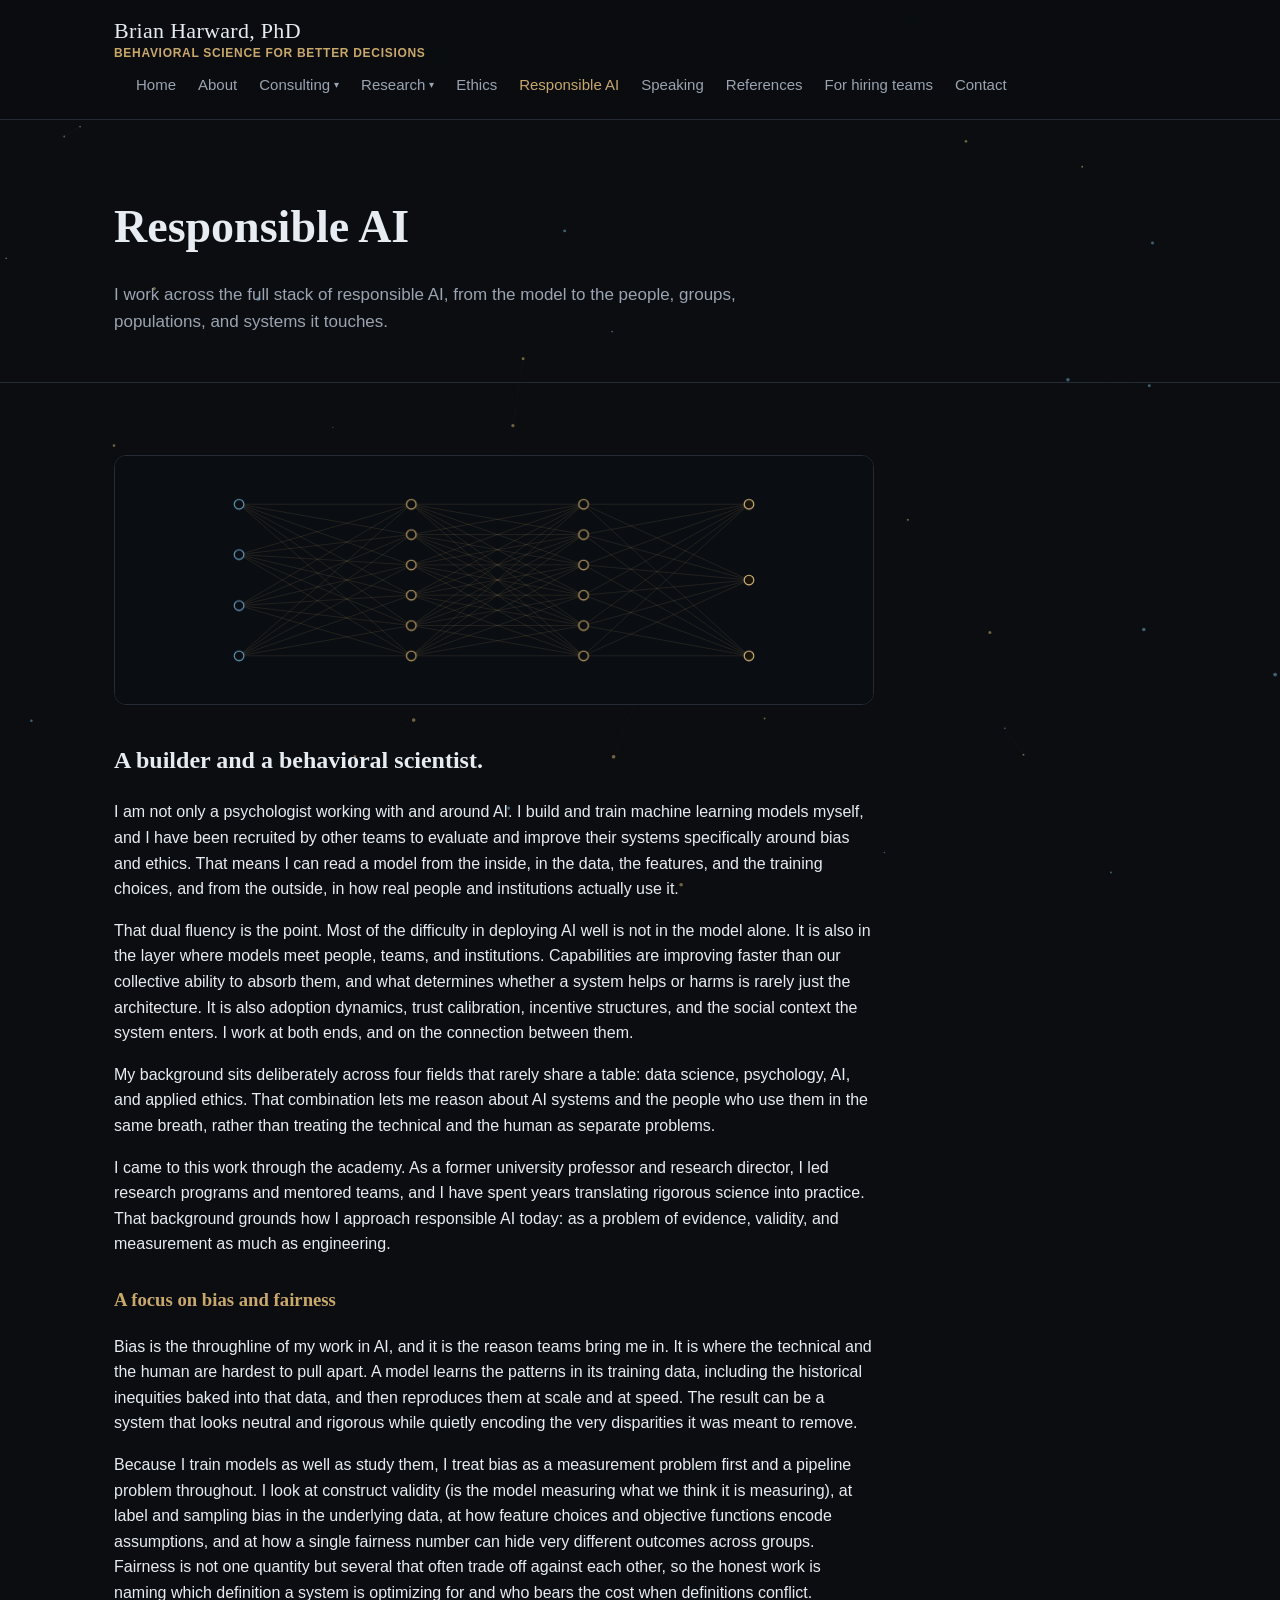
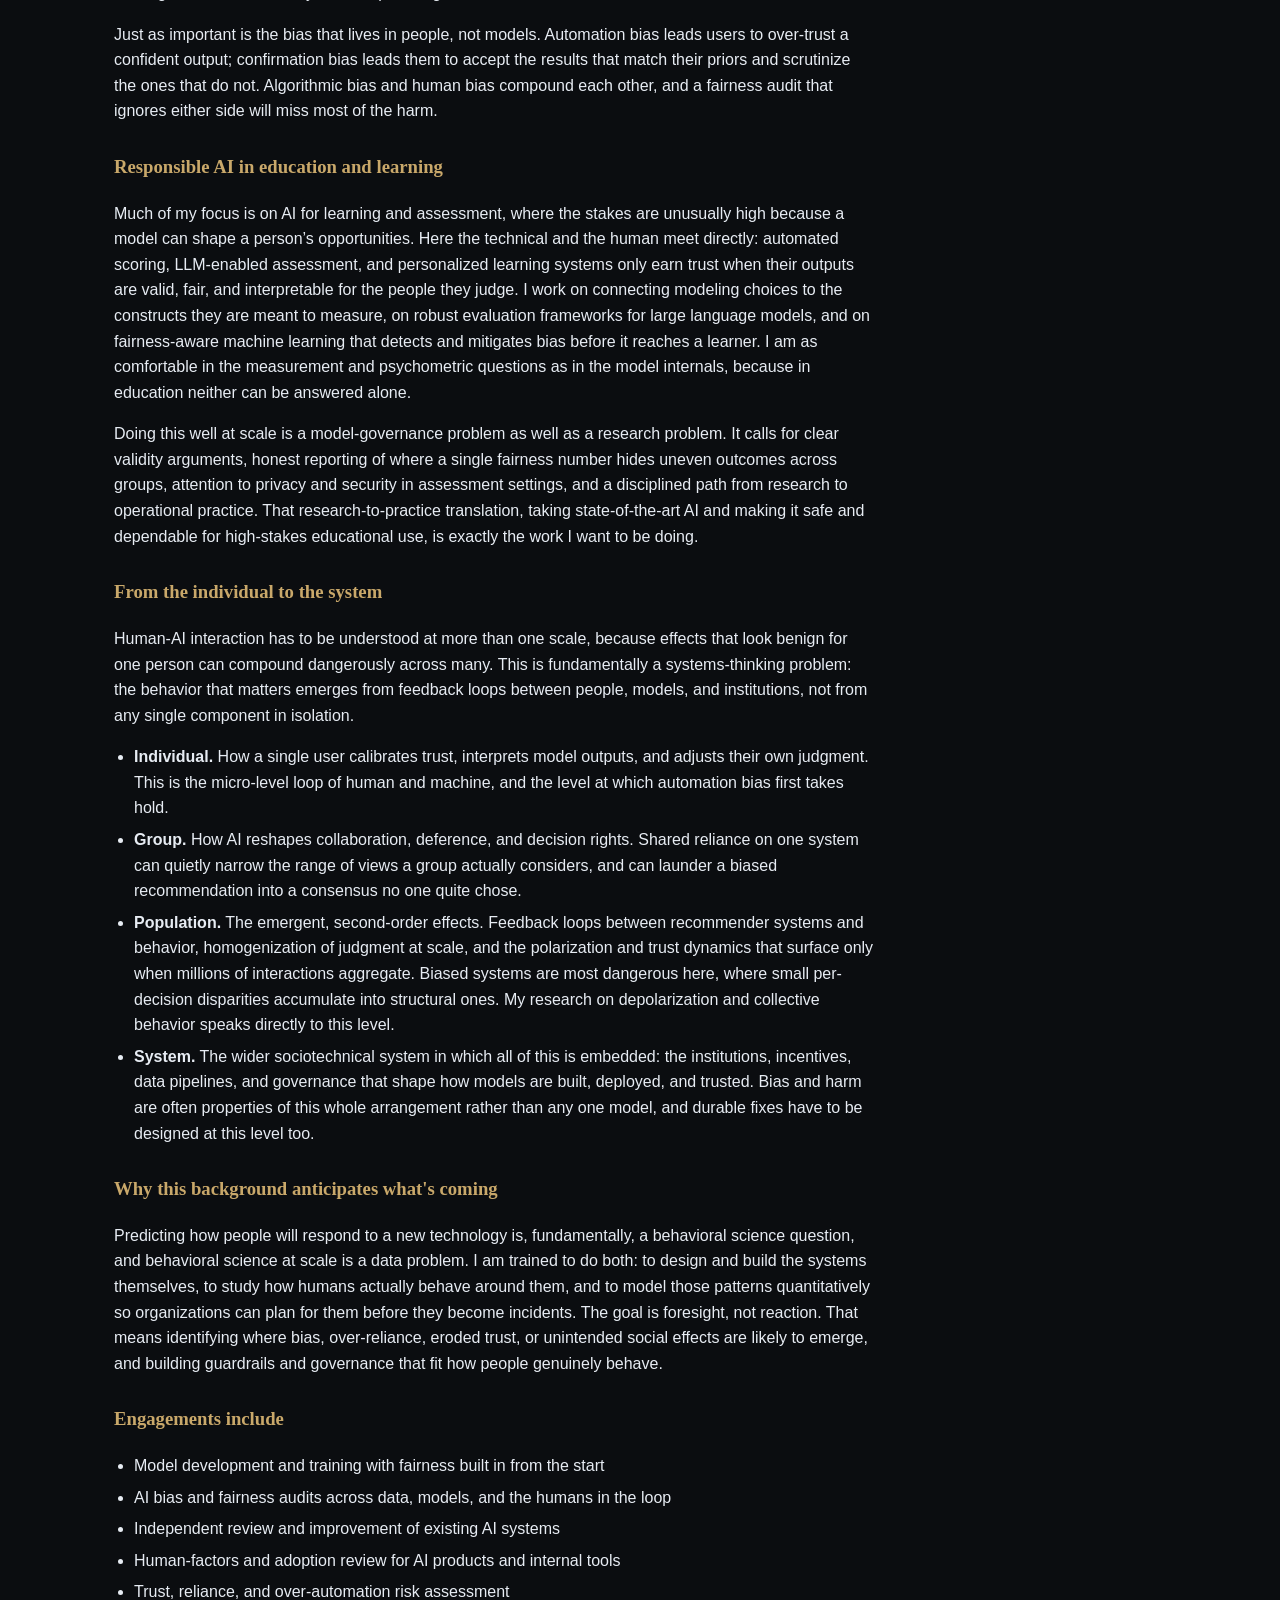
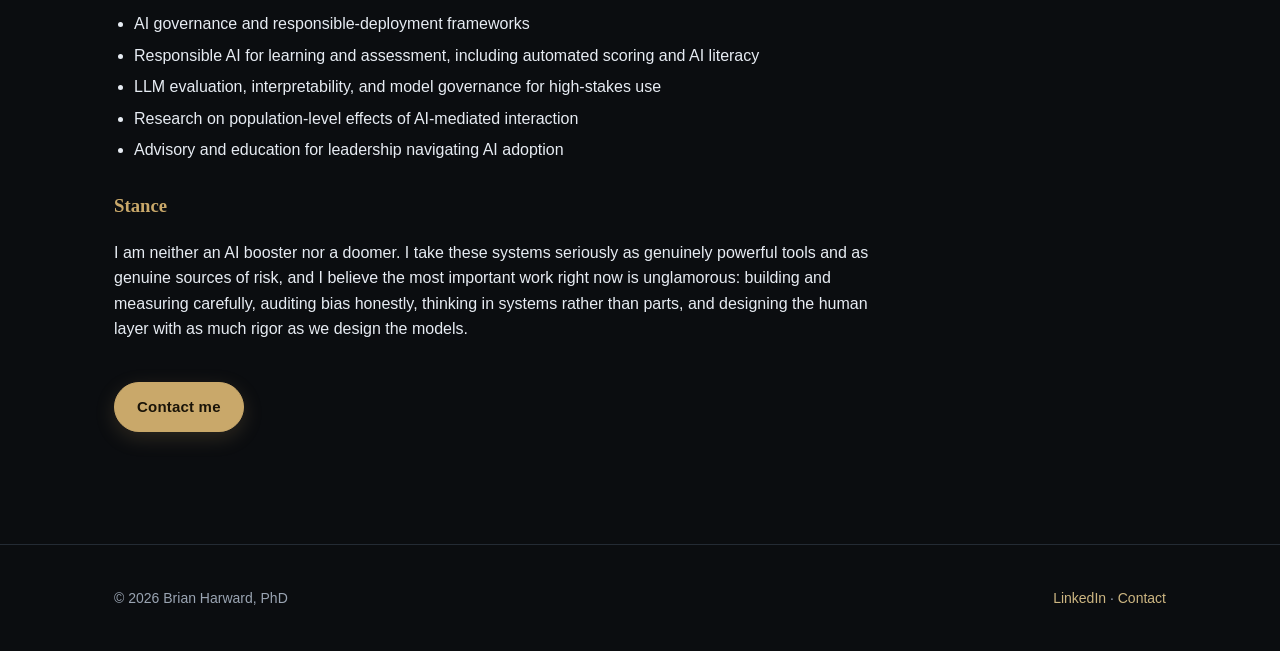
<file: human-layer.html>
<!DOCTYPE html>
<html lang="en">
<head>
<meta charset="UTF-8">
<meta name="viewport" content="width=device-width, initial-scale=1.0">
<link rel="icon" type="image/svg+xml" href="/favicon.svg">
<link rel="icon" type="image/png" sizes="32x32" href="/favicon-32x32.png">
<link rel="icon" type="image/png" sizes="16x16" href="/favicon-16x16.png">
<link rel="shortcut icon" href="/favicon.ico">
<link rel="apple-touch-icon" sizes="180x180" href="/apple-touch-icon.png">
<link rel="manifest" href="/site.webmanifest">
<meta name="theme-color" content="#000000">
<title>Responsible AI — Brian Harward, PhD</title>
<meta name="description" content="Responsible AI from Brian Harward, PhD: a builder and trainer of models, recruited to improve AI systems around bias and ethics, guiding human-AI interaction at individual, group, and population levels.">
<meta property="og:type" content="website">
<meta property="og:url" content="https://brianharward.com/human-layer.html">
<meta property="og:title" content="Responsible AI — Brian Harward, PhD">
<meta property="og:description" content="Responsible AI from Brian Harward, PhD: a builder and trainer of models, recruited to improve AI systems around bias and ethics.">
<meta name="twitter:card" content="summary">
<meta name="twitter:title" content="Responsible AI — Brian Harward, PhD">
<meta name="twitter:description" content="Responsible AI from Brian Harward, PhD: a builder and trainer of models, recruited to improve AI systems around bias and ethics.">
<script type="application/ld+json">
{
  "@context": "https://schema.org",
  "@graph": [
    {
      "@type": "WebSite",
      "@id": "https://brianharward.com/#website",
      "name": "Brian Harward, PhD",
      "url": "https://brianharward.com/",
      "inLanguage": "en-US",
      "publisher": {
        "@id": "https://brianharward.com/#practice"
      }
    },
    {
      "@type": "ProfessionalService",
      "@id": "https://brianharward.com/#practice",
      "name": "Brian Harward, PhD",
      "url": "https://brianharward.com/",
      "description": "Advisory and research practice: depolarization and stakeholder advisory for boards and executives, organizational research, psychometrics and people analytics, applied ethics, and responsible AI.",
      "founder": {
        "@id": "https://brianharward.com/#brian"
      },
      "provider": {
        "@id": "https://brianharward.com/#brian"
      },
      "areaServed": "US",
      "availableLanguage": "en",
      "email": "brian@brianharward.com",
      "sameAs": [
        "https://www.linkedin.com/in/brianharward/"
      ],
      "hasOfferCatalog": {
        "@type": "OfferCatalog",
        "name": "Advisory and research services",
        "itemListElement": [
          {
            "@type": "Offer",
            "url": "https://brianharward.com/consulting-depolarization.html",
            "itemOffered": {
              "@type": "Service",
              "name": "Depolarization and stakeholder advisory",
              "serviceType": "Board and executive advisory on political polarization",
              "description": "Board and C-suite advisory, crisis and reputation response, stakeholder and political dynamics mapping, internal culture and speech norms, management training, and leadership coaching for organizations navigating political polarization. Delivered jointly with Morgan Hamel of MH Partners Inc.",
              "audience": {
                "@type": "Audience",
                "audienceType": "Corporate boards and executives, universities, nonprofits, government agencies, faith organizations, professional associations"
              },
              "provider": {
                "@id": "https://brianharward.com/#brian"
              }
            }
          },
          {
            "@type": "Offer",
            "url": "https://brianharward.com/people-analytics-psychometrics.html",
            "itemOffered": {
              "@type": "Service",
              "name": "People analytics and psychometrics",
              "serviceType": "Measurement, assessment development, and validation",
              "description": "Survey science and employee listening, assessment development and validation, item response theory, factor analysis, reliability and validity evidence, and adverse impact and fairness analysis.",
              "provider": {
                "@id": "https://brianharward.com/#brian"
              }
            }
          },
          {
            "@type": "Offer",
            "url": "https://brianharward.com/consulting-research.html",
            "itemOffered": {
              "@type": "Service",
              "name": "Organizational research",
              "serviceType": "Applied research and evaluation",
              "description": "Custom surveys, interviews, focus groups, and mixed-method studies on ethical culture, perceived polarization, leadership effectiveness, engagement, and trust.",
              "provider": {
                "@id": "https://brianharward.com/#brian"
              }
            }
          },
          {
            "@type": "Offer",
            "url": "https://brianharward.com/speaking.html",
            "itemOffered": {
              "@type": "Service",
              "name": "Speaking",
              "serviceType": "Keynotes, workshops, and briefings",
              "provider": {
                "@id": "https://brianharward.com/#brian"
              }
            }
          }
        ]
      }
    },
    {
      "@type": "Person",
      "@id": "https://brianharward.com/#brian",
      "name": "Brian Harward",
      "honorificSuffix": "PhD",
      "jobTitle": "Organizational psychologist and research scientist",
      "url": "https://brianharward.com/",
      "email": "brian@brianharward.com",
      "description": "Organizational psychologist (PhD) and research scientist. Advises boards and executives on political polarization and stakeholder dynamics with Morgan Hamel of MH Partners, and works in psychometrics, people analytics, applied ethics, and organizational research.",
      "knowsAbout": [
        "Political polarization",
        "Depolarization consulting",
        "Stakeholder dynamics",
        "Board advisory",
        "Organizational ethics",
        "Ethical culture measurement",
        "Psychometrics",
        "People analytics",
        "Survey design and validation",
        "Selection and assessment",
        "Adverse impact and fairness analysis",
        "Responsible AI",
        "Behavioral science"
      ],
      "alumniOf": {
        "@type": "CollegeOrUniversity",
        "name": "Walden University"
      },
      "award": "Distinguished Faculty Award for teaching statistics",
      "address": {
        "@type": "PostalAddress",
        "addressLocality": "San Antonio",
        "addressRegion": "TX",
        "addressCountry": "US"
      },
      "sameAs": [
        "https://www.linkedin.com/in/brianharward/",
        "https://statsfriend.com/"
      ],
      "worksFor": {
        "@id": "https://brianharward.com/#practice"
      }
    }
  ]
}
</script>
<link rel="stylesheet" href="styles.css">
</head>
<body>
  <canvas id="bg-net" aria-hidden="true"></canvas>
<header class="site-header">
<div class="container nav-row">
<a class="brand" href="index.html"><span class="brand-name">Brian Harward, PhD</span><span class="brand-tag">Behavioral Science for Better Decisions</span></a>
<button class="nav-toggle" type="button" aria-label="Open menu" aria-controls="primary-nav" aria-expanded="false"><span class="bars" aria-hidden="true"></span></button>
<nav class="primary-nav" id="primary-nav">
<a href="index.html">Home</a>
<a href="about.html">About</a>
<div class="nav-item has-dropdown">
<a href="consulting.html" class="nav-top">Consulting <span class="caret" aria-hidden="true">▾</span></a>
<div class="dropdown" role="menu">
<a href="consulting.html" role="menuitem">Consulting overview</a>
<a href="consulting-depolarization.html" role="menuitem">Depolarization Consulting</a>
<a href="consulting-research.html" role="menuitem">Research Consulting</a>
</div>
</div>
<div class="nav-item has-dropdown">
<a href="research.html" class="nav-top">Research <span class="caret" aria-hidden="true">▾</span></a>
<div class="dropdown" role="menu">
<a href="research.html" role="menuitem">Research science</a>
<a href="people-analytics-psychometrics.html" role="menuitem">People analytics &amp; psychometrics</a>
<a href="work.html" role="menuitem">Selected work &amp; publications</a>
</div>
</div>
<a href="ethics.html">Ethics</a>
<a href="human-layer.html" class="active">Responsible AI</a>
<a href="speaking.html">Speaking</a><a href="references.html">References</a>
<a href="hiring.html">For hiring teams</a>
<a href="contact.html">Contact</a>
</nav>
</div>
</header>

<section class="page-hero">
<div class="container">
<h1>Responsible AI</h1>
<p>I work across the full stack of responsible AI, from the model to the people, groups, populations, and systems it touches.</p>
</div>
</section>

<section>
<div class="container">

<div class="prose">
<figure class="header-anim">
  <svg class="ai-net" viewBox="0 0 1100 360" role="img" aria-label="Animated neural network: signals flow from inputs through hidden layers to outputs">
    <defs>
      <radialGradient id="ai-glow" cx="50%" cy="50%" r="50%">
        <stop offset="0%" stop-color="#e0c187" stop-opacity="0.85"/>
        <stop offset="100%" stop-color="#c9a86a" stop-opacity="0"/>
      </radialGradient>
    </defs>
    <g class="ai-edges">
      <line class="ai-edge" x1="180" y1="70" x2="430" y2="70" style="--i:0;--ly:0"/>
      <line class="ai-edge" x1="180" y1="70" x2="430" y2="114" style="--i:1;--ly:0"/>
      <line class="ai-edge" x1="180" y1="70" x2="430" y2="158" style="--i:2;--ly:0"/>
      <line class="ai-edge" x1="180" y1="70" x2="430" y2="202" style="--i:3;--ly:0"/>
      <line class="ai-edge" x1="180" y1="70" x2="430" y2="246" style="--i:4;--ly:0"/>
      <line class="ai-edge" x1="180" y1="70" x2="430" y2="290" style="--i:5;--ly:0"/>
      <line class="ai-edge" x1="180" y1="143" x2="430" y2="70" style="--i:6;--ly:0"/>
      <line class="ai-edge" x1="180" y1="143" x2="430" y2="114" style="--i:7;--ly:0"/>
      <line class="ai-edge" x1="180" y1="143" x2="430" y2="158" style="--i:8;--ly:0"/>
      <line class="ai-edge" x1="180" y1="143" x2="430" y2="202" style="--i:9;--ly:0"/>
      <line class="ai-edge" x1="180" y1="143" x2="430" y2="246" style="--i:10;--ly:0"/>
      <line class="ai-edge" x1="180" y1="143" x2="430" y2="290" style="--i:11;--ly:0"/>
      <line class="ai-edge" x1="180" y1="217" x2="430" y2="70" style="--i:12;--ly:0"/>
      <line class="ai-edge" x1="180" y1="217" x2="430" y2="114" style="--i:13;--ly:0"/>
      <line class="ai-edge" x1="180" y1="217" x2="430" y2="158" style="--i:14;--ly:0"/>
      <line class="ai-edge" x1="180" y1="217" x2="430" y2="202" style="--i:15;--ly:0"/>
      <line class="ai-edge" x1="180" y1="217" x2="430" y2="246" style="--i:0;--ly:0"/>
      <line class="ai-edge" x1="180" y1="217" x2="430" y2="290" style="--i:1;--ly:0"/>
      <line class="ai-edge" x1="180" y1="290" x2="430" y2="70" style="--i:2;--ly:0"/>
      <line class="ai-edge" x1="180" y1="290" x2="430" y2="114" style="--i:3;--ly:0"/>
      <line class="ai-edge" x1="180" y1="290" x2="430" y2="158" style="--i:4;--ly:0"/>
      <line class="ai-edge" x1="180" y1="290" x2="430" y2="202" style="--i:5;--ly:0"/>
      <line class="ai-edge" x1="180" y1="290" x2="430" y2="246" style="--i:6;--ly:0"/>
      <line class="ai-edge" x1="180" y1="290" x2="430" y2="290" style="--i:7;--ly:0"/>
      <line class="ai-edge" x1="430" y1="70" x2="680" y2="70" style="--i:8;--ly:1"/>
      <line class="ai-edge" x1="430" y1="70" x2="680" y2="114" style="--i:9;--ly:1"/>
      <line class="ai-edge" x1="430" y1="70" x2="680" y2="158" style="--i:10;--ly:1"/>
      <line class="ai-edge" x1="430" y1="70" x2="680" y2="202" style="--i:11;--ly:1"/>
      <line class="ai-edge" x1="430" y1="70" x2="680" y2="246" style="--i:12;--ly:1"/>
      <line class="ai-edge" x1="430" y1="70" x2="680" y2="290" style="--i:13;--ly:1"/>
      <line class="ai-edge" x1="430" y1="114" x2="680" y2="70" style="--i:14;--ly:1"/>
      <line class="ai-edge" x1="430" y1="114" x2="680" y2="114" style="--i:15;--ly:1"/>
      <line class="ai-edge" x1="430" y1="114" x2="680" y2="158" style="--i:0;--ly:1"/>
      <line class="ai-edge" x1="430" y1="114" x2="680" y2="202" style="--i:1;--ly:1"/>
      <line class="ai-edge" x1="430" y1="114" x2="680" y2="246" style="--i:2;--ly:1"/>
      <line class="ai-edge" x1="430" y1="114" x2="680" y2="290" style="--i:3;--ly:1"/>
      <line class="ai-edge" x1="430" y1="158" x2="680" y2="70" style="--i:4;--ly:1"/>
      <line class="ai-edge" x1="430" y1="158" x2="680" y2="114" style="--i:5;--ly:1"/>
      <line class="ai-edge" x1="430" y1="158" x2="680" y2="158" style="--i:6;--ly:1"/>
      <line class="ai-edge" x1="430" y1="158" x2="680" y2="202" style="--i:7;--ly:1"/>
      <line class="ai-edge" x1="430" y1="158" x2="680" y2="246" style="--i:8;--ly:1"/>
      <line class="ai-edge" x1="430" y1="158" x2="680" y2="290" style="--i:9;--ly:1"/>
      <line class="ai-edge" x1="430" y1="202" x2="680" y2="70" style="--i:10;--ly:1"/>
      <line class="ai-edge" x1="430" y1="202" x2="680" y2="114" style="--i:11;--ly:1"/>
      <line class="ai-edge" x1="430" y1="202" x2="680" y2="158" style="--i:12;--ly:1"/>
      <line class="ai-edge" x1="430" y1="202" x2="680" y2="202" style="--i:13;--ly:1"/>
      <line class="ai-edge" x1="430" y1="202" x2="680" y2="246" style="--i:14;--ly:1"/>
      <line class="ai-edge" x1="430" y1="202" x2="680" y2="290" style="--i:15;--ly:1"/>
      <line class="ai-edge" x1="430" y1="246" x2="680" y2="70" style="--i:0;--ly:1"/>
      <line class="ai-edge" x1="430" y1="246" x2="680" y2="114" style="--i:1;--ly:1"/>
      <line class="ai-edge" x1="430" y1="246" x2="680" y2="158" style="--i:2;--ly:1"/>
      <line class="ai-edge" x1="430" y1="246" x2="680" y2="202" style="--i:3;--ly:1"/>
      <line class="ai-edge" x1="430" y1="246" x2="680" y2="246" style="--i:4;--ly:1"/>
      <line class="ai-edge" x1="430" y1="246" x2="680" y2="290" style="--i:5;--ly:1"/>
      <line class="ai-edge" x1="430" y1="290" x2="680" y2="70" style="--i:6;--ly:1"/>
      <line class="ai-edge" x1="430" y1="290" x2="680" y2="114" style="--i:7;--ly:1"/>
      <line class="ai-edge" x1="430" y1="290" x2="680" y2="158" style="--i:8;--ly:1"/>
      <line class="ai-edge" x1="430" y1="290" x2="680" y2="202" style="--i:9;--ly:1"/>
      <line class="ai-edge" x1="430" y1="290" x2="680" y2="246" style="--i:10;--ly:1"/>
      <line class="ai-edge" x1="430" y1="290" x2="680" y2="290" style="--i:11;--ly:1"/>
      <line class="ai-edge" x1="680" y1="70" x2="920" y2="70" style="--i:12;--ly:2"/>
      <line class="ai-edge" x1="680" y1="70" x2="920" y2="180" style="--i:13;--ly:2"/>
      <line class="ai-edge" x1="680" y1="70" x2="920" y2="290" style="--i:14;--ly:2"/>
      <line class="ai-edge" x1="680" y1="114" x2="920" y2="70" style="--i:15;--ly:2"/>
      <line class="ai-edge" x1="680" y1="114" x2="920" y2="180" style="--i:0;--ly:2"/>
      <line class="ai-edge" x1="680" y1="114" x2="920" y2="290" style="--i:1;--ly:2"/>
      <line class="ai-edge" x1="680" y1="158" x2="920" y2="70" style="--i:2;--ly:2"/>
      <line class="ai-edge" x1="680" y1="158" x2="920" y2="180" style="--i:3;--ly:2"/>
      <line class="ai-edge" x1="680" y1="158" x2="920" y2="290" style="--i:4;--ly:2"/>
      <line class="ai-edge" x1="680" y1="202" x2="920" y2="70" style="--i:5;--ly:2"/>
      <line class="ai-edge" x1="680" y1="202" x2="920" y2="180" style="--i:6;--ly:2"/>
      <line class="ai-edge" x1="680" y1="202" x2="920" y2="290" style="--i:7;--ly:2"/>
      <line class="ai-edge" x1="680" y1="246" x2="920" y2="70" style="--i:8;--ly:2"/>
      <line class="ai-edge" x1="680" y1="246" x2="920" y2="180" style="--i:9;--ly:2"/>
      <line class="ai-edge" x1="680" y1="246" x2="920" y2="290" style="--i:10;--ly:2"/>
      <line class="ai-edge" x1="680" y1="290" x2="920" y2="70" style="--i:11;--ly:2"/>
      <line class="ai-edge" x1="680" y1="290" x2="920" y2="180" style="--i:12;--ly:2"/>
      <line class="ai-edge" x1="680" y1="290" x2="920" y2="290" style="--i:13;--ly:2"/>
    </g>
    <g class="ai-signals">
      <circle class="ai-signal" r="3.4" style="--x1:180;--y1:143;--x2:430;--y2:202;--d:2.10"/>
      <circle class="ai-signal" r="3.4" style="--x1:180;--y1:217;--x2:430;--y2:246;--d:1.87"/>
      <circle class="ai-signal" r="3.4" style="--x1:180;--y1:143;--x2:430;--y2:114;--d:3.29"/>
      <circle class="ai-signal" r="3.4" style="--x1:180;--y1:217;--x2:430;--y2:70;--d:2.52"/>
      <circle class="ai-signal" r="3.4" style="--x1:180;--y1:290;--x2:430;--y2:246;--d:2.71"/>
      <circle class="ai-signal" r="3.4" style="--x1:430;--y1:70;--x2:680;--y2:114;--d:2.48"/>
      <circle class="ai-signal" r="3.4" style="--x1:430;--y1:246;--x2:680;--y2:70;--d:1.88"/>
      <circle class="ai-signal" r="3.4" style="--x1:430;--y1:246;--x2:680;--y2:114;--d:0.55"/>
      <circle class="ai-signal" r="3.4" style="--x1:430;--y1:158;--x2:680;--y2:70;--d:0.18"/>
      <circle class="ai-signal" r="3.4" style="--x1:430;--y1:158;--x2:680;--y2:290;--d:0.81"/>
      <circle class="ai-signal" r="3.4" style="--x1:430;--y1:290;--x2:680;--y2:290;--d:1.03"/>
      <circle class="ai-signal" r="3.4" style="--x1:680;--y1:70;--x2:920;--y2:70;--d:3.59"/>
      <circle class="ai-signal" r="3.4" style="--x1:680;--y1:202;--x2:920;--y2:290;--d:2.56"/>
      <circle class="ai-signal" r="3.4" style="--x1:680;--y1:202;--x2:920;--y2:70;--d:2.42"/>
      <circle class="ai-signal" r="3.4" style="--x1:680;--y1:158;--x2:920;--y2:290;--d:1.30"/>
      <circle class="ai-signal" r="3.4" style="--x1:680;--y1:290;--x2:920;--y2:180;--d:0.92"/>
      <circle class="ai-signal" r="3.4" style="--x1:680;--y1:158;--x2:920;--y2:180;--d:0.38"/>
    </g>
    <g class="ai-nodes">
      <g class="ai-node ai-in" style="--i:0;--ly:0">
        <circle class="ai-glow" cx="180" cy="70" r="16"/>
        <circle class="ai-dot" cx="180" cy="70" r="7"/>
      </g>
      <g class="ai-node ai-in" style="--i:1;--ly:0">
        <circle class="ai-glow" cx="180" cy="143" r="16"/>
        <circle class="ai-dot" cx="180" cy="143" r="7"/>
      </g>
      <g class="ai-node ai-in" style="--i:2;--ly:0">
        <circle class="ai-glow" cx="180" cy="217" r="16"/>
        <circle class="ai-dot" cx="180" cy="217" r="7"/>
      </g>
      <g class="ai-node ai-in" style="--i:3;--ly:0">
        <circle class="ai-glow" cx="180" cy="290" r="16"/>
        <circle class="ai-dot" cx="180" cy="290" r="7"/>
      </g>
      <g class="ai-node ai-h1" style="--i:4;--ly:1">
        <circle class="ai-glow" cx="430" cy="70" r="16"/>
        <circle class="ai-dot" cx="430" cy="70" r="7"/>
      </g>
      <g class="ai-node ai-h1" style="--i:5;--ly:1">
        <circle class="ai-glow" cx="430" cy="114" r="16"/>
        <circle class="ai-dot" cx="430" cy="114" r="7"/>
      </g>
      <g class="ai-node ai-h1" style="--i:6;--ly:1">
        <circle class="ai-glow" cx="430" cy="158" r="16"/>
        <circle class="ai-dot" cx="430" cy="158" r="7"/>
      </g>
      <g class="ai-node ai-h1" style="--i:7;--ly:1">
        <circle class="ai-glow" cx="430" cy="202" r="16"/>
        <circle class="ai-dot" cx="430" cy="202" r="7"/>
      </g>
      <g class="ai-node ai-h1" style="--i:8;--ly:1">
        <circle class="ai-glow" cx="430" cy="246" r="16"/>
        <circle class="ai-dot" cx="430" cy="246" r="7"/>
      </g>
      <g class="ai-node ai-h1" style="--i:9;--ly:1">
        <circle class="ai-glow" cx="430" cy="290" r="16"/>
        <circle class="ai-dot" cx="430" cy="290" r="7"/>
      </g>
      <g class="ai-node ai-h2" style="--i:0;--ly:2">
        <circle class="ai-glow" cx="680" cy="70" r="16"/>
        <circle class="ai-dot" cx="680" cy="70" r="7"/>
      </g>
      <g class="ai-node ai-h2" style="--i:1;--ly:2">
        <circle class="ai-glow" cx="680" cy="114" r="16"/>
        <circle class="ai-dot" cx="680" cy="114" r="7"/>
      </g>
      <g class="ai-node ai-h2" style="--i:2;--ly:2">
        <circle class="ai-glow" cx="680" cy="158" r="16"/>
        <circle class="ai-dot" cx="680" cy="158" r="7"/>
      </g>
      <g class="ai-node ai-h2" style="--i:3;--ly:2">
        <circle class="ai-glow" cx="680" cy="202" r="16"/>
        <circle class="ai-dot" cx="680" cy="202" r="7"/>
      </g>
      <g class="ai-node ai-h2" style="--i:4;--ly:2">
        <circle class="ai-glow" cx="680" cy="246" r="16"/>
        <circle class="ai-dot" cx="680" cy="246" r="7"/>
      </g>
      <g class="ai-node ai-h2" style="--i:5;--ly:2">
        <circle class="ai-glow" cx="680" cy="290" r="16"/>
        <circle class="ai-dot" cx="680" cy="290" r="7"/>
      </g>
      <g class="ai-node ai-out" style="--i:6;--ly:3">
        <circle class="ai-glow" cx="920" cy="70" r="16"/>
        <circle class="ai-dot" cx="920" cy="70" r="7"/>
      </g>
      <g class="ai-node ai-out" style="--i:7;--ly:3">
        <circle class="ai-glow" cx="920" cy="180" r="16"/>
        <circle class="ai-dot" cx="920" cy="180" r="7"/>
      </g>
      <g class="ai-node ai-out" style="--i:8;--ly:3">
        <circle class="ai-glow" cx="920" cy="290" r="16"/>
        <circle class="ai-dot" cx="920" cy="290" r="7"/>
      </g>
    </g>
  </svg>
</figure>
<h2>A builder and a behavioral scientist.</h2>
<p>I am not only a psychologist working with and around AI. I build and train machine learning models myself, and I have been recruited by other teams to evaluate and improve their systems specifically around bias and ethics. That means I can read a model from the inside, in the data, the features, and the training choices, and from the outside, in how real people and institutions actually use it.</p>
<p>That dual fluency is the point. Most of the difficulty in deploying AI well is not in the model alone. It is also in the layer where models meet people, teams, and institutions. Capabilities are improving faster than our collective ability to absorb them, and what determines whether a system helps or harms is rarely just the architecture. It is also adoption dynamics, trust calibration, incentive structures, and the social context the system enters. I work at both ends, and on the connection between them.</p>
<p>My background sits deliberately across four fields that rarely share a table: data science, psychology, AI, and applied ethics. That combination lets me reason about AI systems and the people who use them in the same breath, rather than treating the technical and the human as separate problems.</p>
<p>I came to this work through the academy. As a former university professor and research director, I led research programs and mentored teams, and I have spent years translating rigorous science into practice. That background grounds how I approach responsible AI today: as a problem of evidence, validity, and measurement as much as engineering.</p>

<h3>A focus on bias and fairness</h3>
<p>Bias is the throughline of my work in AI, and it is the reason teams bring me in. It is where the technical and the human are hardest to pull apart. A model learns the patterns in its training data, including the historical inequities baked into that data, and then reproduces them at scale and at speed. The result can be a system that looks neutral and rigorous while quietly encoding the very disparities it was meant to remove.</p>
<p>Because I train models as well as study them, I treat bias as a measurement problem first and a pipeline problem throughout. I look at construct validity (is the model measuring what we think it is measuring), at label and sampling bias in the underlying data, at how feature choices and objective functions encode assumptions, and at how a single fairness number can hide very different outcomes across groups. Fairness is not one quantity but several that often trade off against each other, so the honest work is naming which definition a system is optimizing for and who bears the cost when definitions conflict.</p>
<p>Just as important is the bias that lives in people, not models. Automation bias leads users to over-trust a confident output; confirmation bias leads them to accept the results that match their priors and scrutinize the ones that do not. Algorithmic bias and human bias compound each other, and a fairness audit that ignores either side will miss most of the harm.</p>

<h3>Responsible AI in education and learning</h3>
<p>Much of my focus is on AI for learning and assessment, where the stakes are unusually high because a model can shape a person’s opportunities. Here the technical and the human meet directly: automated scoring, LLM-enabled assessment, and personalized learning systems only earn trust when their outputs are valid, fair, and interpretable for the people they judge. I work on connecting modeling choices to the constructs they are meant to measure, on robust evaluation frameworks for large language models, and on fairness-aware machine learning that detects and mitigates bias before it reaches a learner. I am as comfortable in the measurement and psychometric questions as in the model internals, because in education neither can be answered alone.</p>
<p>Doing this well at scale is a model-governance problem as well as a research problem. It calls for clear validity arguments, honest reporting of where a single fairness number hides uneven outcomes across groups, attention to privacy and security in assessment settings, and a disciplined path from research to operational practice. That research-to-practice translation, taking state-of-the-art AI and making it safe and dependable for high-stakes educational use, is exactly the work I want to be doing.</p>

<h3>From the individual to the system</h3>
<p>Human-AI interaction has to be understood at more than one scale, because effects that look benign for one person can compound dangerously across many. This is fundamentally a systems-thinking problem: the behavior that matters emerges from feedback loops between people, models, and institutions, not from any single component in isolation.</p>
<ul>
<li><strong>Individual.</strong> How a single user calibrates trust, interprets model outputs, and adjusts their own judgment. This is the micro-level loop of human and machine, and the level at which automation bias first takes hold.</li>
<li><strong>Group.</strong> How AI reshapes collaboration, deference, and decision rights. Shared reliance on one system can quietly narrow the range of views a group actually considers, and can launder a biased recommendation into a consensus no one quite chose.</li>
<li><strong>Population.</strong> The emergent, second-order effects. Feedback loops between recommender systems and behavior, homogenization of judgment at scale, and the polarization and trust dynamics that surface only when millions of interactions aggregate. Biased systems are most dangerous here, where small per-decision disparities accumulate into structural ones. My research on depolarization and collective behavior speaks directly to this level.</li>
<li><strong>System.</strong> The wider sociotechnical system in which all of this is embedded: the institutions, incentives, data pipelines, and governance that shape how models are built, deployed, and trusted. Bias and harm are often properties of this whole arrangement rather than any one model, and durable fixes have to be designed at this level too.</li>
</ul>

<h3>Why this background anticipates what's coming</h3>
<p>Predicting how people will respond to a new technology is, fundamentally, a behavioral science question, and behavioral science at scale is a data problem. I am trained to do both: to design and build the systems themselves, to study how humans actually behave around them, and to model those patterns quantitatively so organizations can plan for them before they become incidents. The goal is foresight, not reaction. That means identifying where bias, over-reliance, eroded trust, or unintended social effects are likely to emerge, and building guardrails and governance that fit how people genuinely behave.</p>

<h3>Engagements include</h3>
<ul>
<li>Model development and training with fairness built in from the start</li>
<li>AI bias and fairness audits across data, models, and the humans in the loop</li>
<li>Independent review and improvement of existing AI systems</li>
<li>Human-factors and adoption review for AI products and internal tools</li>
<li>Trust, reliance, and over-automation risk assessment</li>
<li>AI governance and responsible-deployment frameworks</li>
<li>Responsible AI for learning and assessment, including automated scoring and AI literacy</li>
<li>LLM evaluation, interpretability, and model governance for high-stakes use</li>
<li>Research on population-level effects of AI-mediated interaction</li>
<li>Advisory and education for leadership navigating AI adoption</li>
</ul>

<h3>Stance</h3>
<p>I am neither an AI booster nor a doomer. I take these systems seriously as genuinely powerful tools and as genuine sources of risk, and I believe the most important work right now is unglamorous: building and measuring carefully, auditing bias honestly, thinking in systems rather than parts, and designing the human layer with as much rigor as we design the models.</p>
</div>
<div style="margin-top:40px">
<a class="btn btn-primary" href="contact.html">Contact me</a>
</div>
</div>
</section>

<footer class="site-footer">
<div class="container footer-row">
<p>&copy; <span id="year"></span> Brian Harward, PhD</p>
<p>
<a href="https://www.linkedin.com/in/brianharward/" target="_blank" rel="noopener">LinkedIn</a>
· <a href="contact.html">Contact</a>
</p>
</div>
<script>document.getElementById('year').textContent=new Date().getFullYear();</script>
</footer>
<script src="nav.js" defer></script>

  <!-- bg-net -->
  <script>
  (function(){
    var canvas=document.getElementById("bg-net"); if(!canvas) return;
    var ctx=canvas.getContext("2d"); var W,H,DPR,nodes=[];
    var GOLD="201,168,106", BLUE="106,166,201";
    var reduce=window.matchMedia("(prefers-reduced-motion: reduce)").matches;
    function resize(){DPR=Math.min(window.devicePixelRatio||1,2);W=window.innerWidth;H=window.innerHeight;canvas.width=W*DPR;canvas.height=H*DPR;canvas.style.width=W+"px";canvas.style.height=H+"px";ctx.setTransform(DPR,0,0,DPR,0,0);}
    function init(){var count=Math.round(Math.min(70,Math.max(28,(W*H)/26000)));nodes=[];for(var i=0;i<count;i++){nodes.push({x:Math.random()*W,y:Math.random()*H,vx:(Math.random()-0.5)*0.12,vy:(Math.random()-0.5)*0.12,r:Math.random()*1.4+0.6,gold:Math.random()<0.55});}}
    function draw(){ctx.clearRect(0,0,W,H);var LINK=140;for(var i=0;i<nodes.length;i++){var a=nodes[i];for(var j=i+1;j<nodes.length;j++){var b=nodes[j];var dx=a.x-b.x,dy=a.y-b.y;var d=Math.sqrt(dx*dx+dy*dy);if(d<LINK){var op=(1-d/LINK)*0.10;ctx.strokeStyle="rgba("+(a.gold?GOLD:BLUE)+","+op+")";ctx.lineWidth=0.6;ctx.beginPath();ctx.moveTo(a.x,a.y);ctx.lineTo(b.x,b.y);ctx.stroke();}}}for(var k=0;k<nodes.length;k++){var n=nodes[k];ctx.beginPath();ctx.arc(n.x,n.y,n.r,0,Math.PI*2);ctx.fillStyle="rgba("+(n.gold?GOLD:BLUE)+",0.55)";ctx.fill();}}
    function step(){for(var k=0;k<nodes.length;k++){var n=nodes[k];n.x+=n.vx;n.y+=n.vy;if(n.x<0||n.x>W)n.vx*=-1;if(n.y<0||n.y>H)n.vy*=-1;}draw();if(!reduce)requestAnimationFrame(step);}
    resize();init();window.addEventListener("resize",function(){resize();init();draw();});
    if(reduce){draw();}else{requestAnimationFrame(step);}
  })();
  </script>
  <!-- /bg-net -->
</body>
</html>
</file>
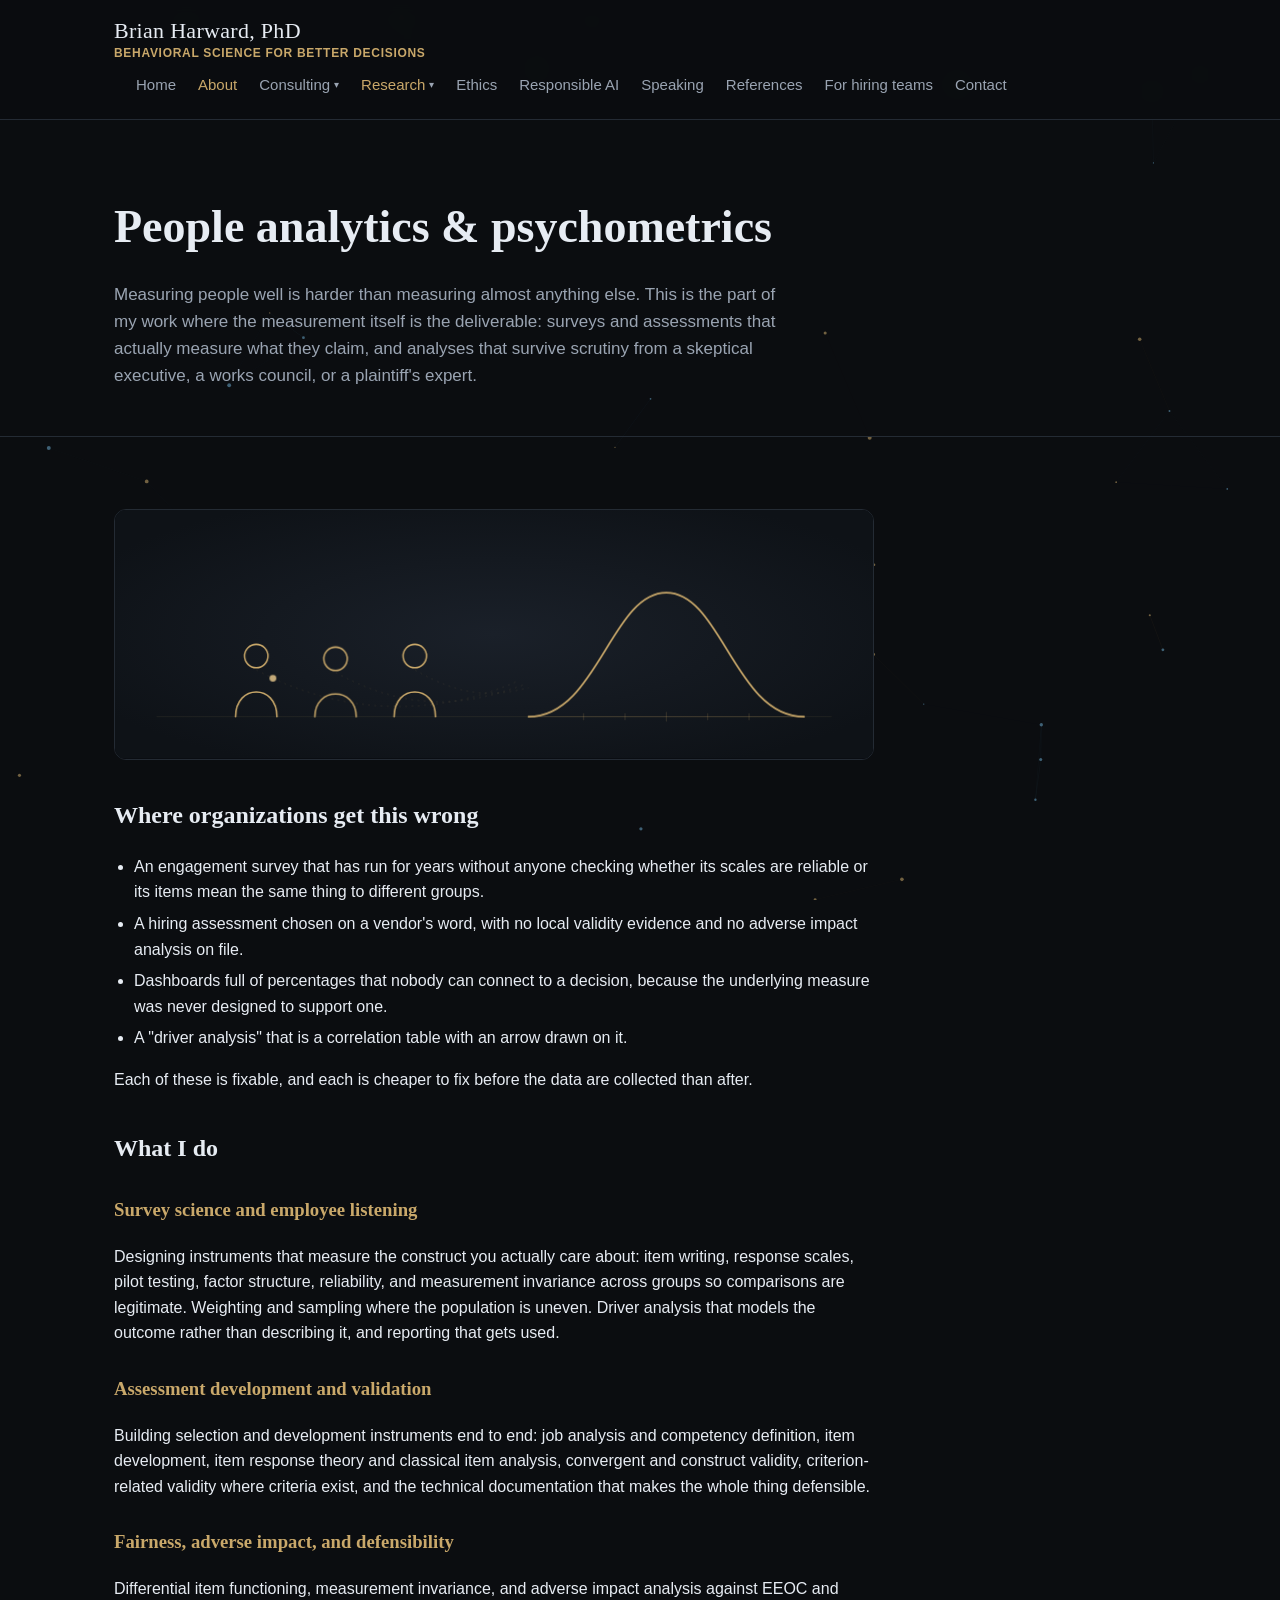
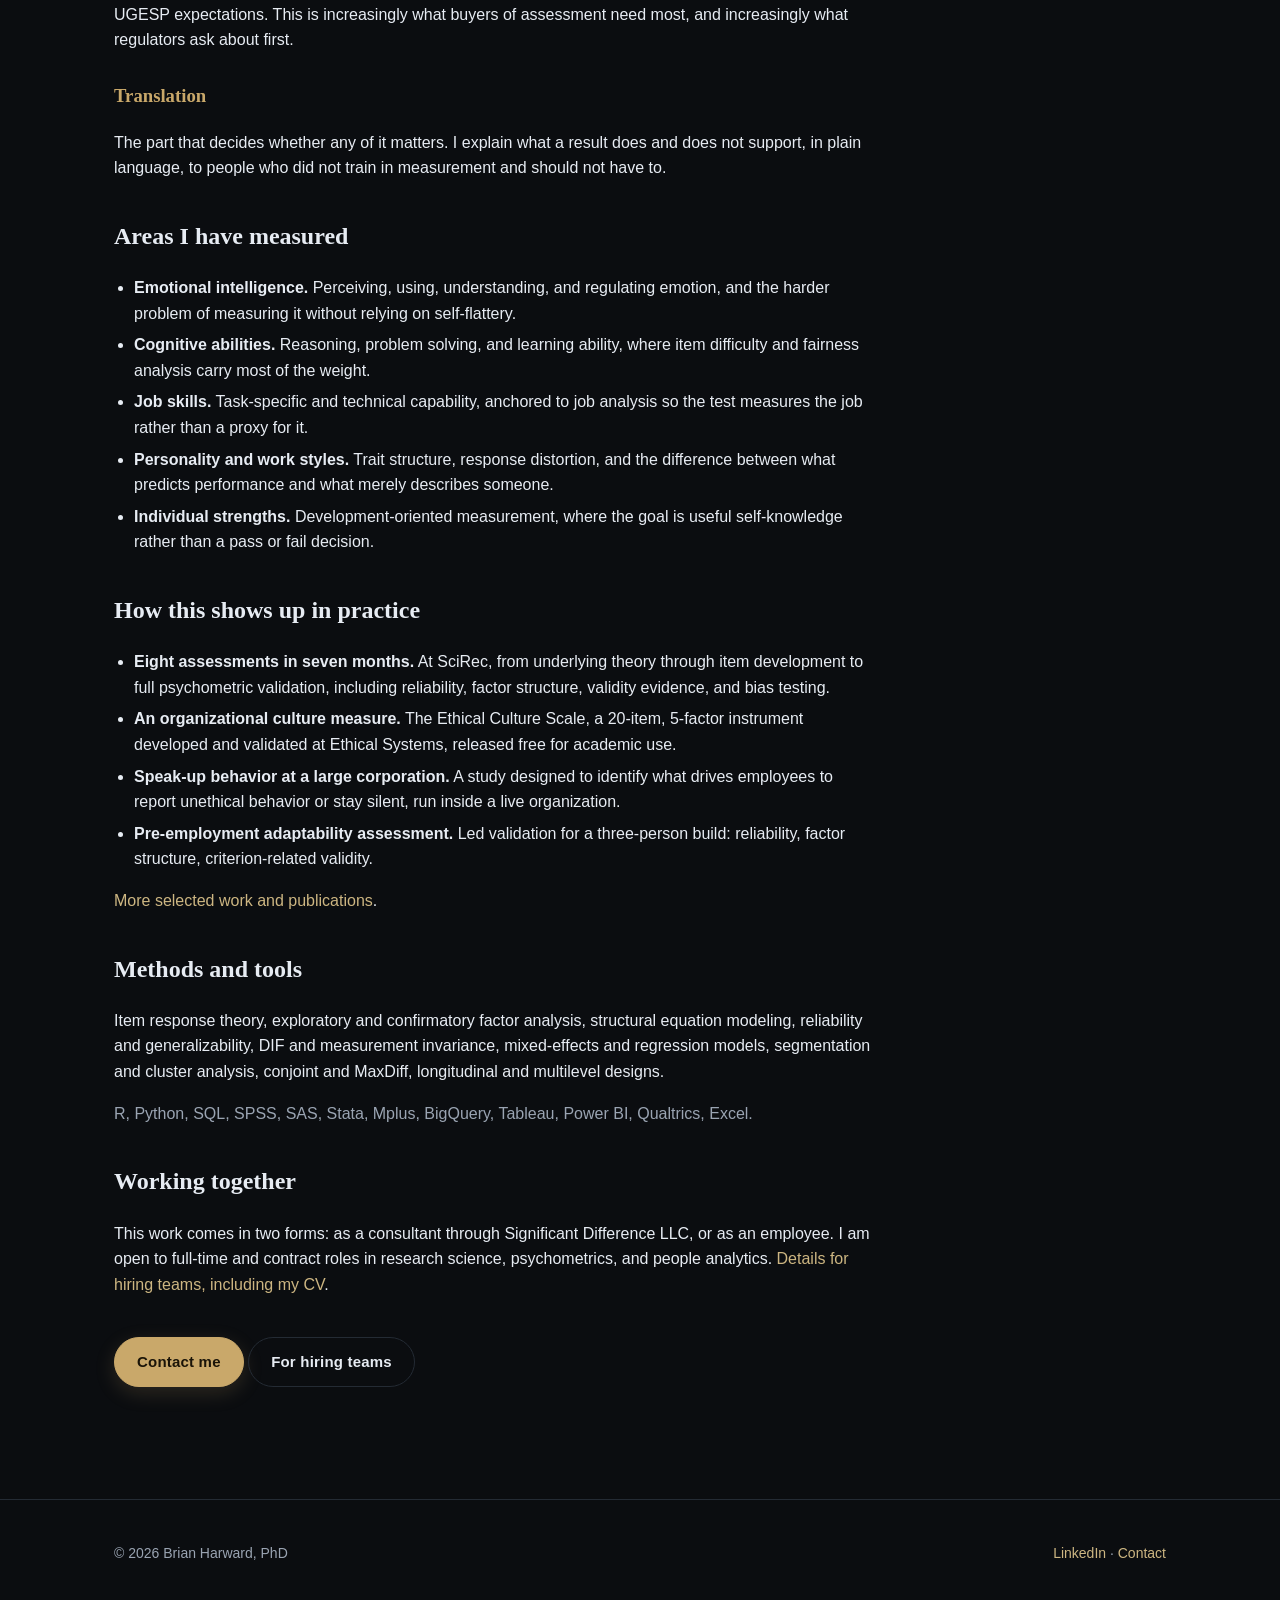
<file: people-analytics-psychometrics.html>
<!DOCTYPE html>
<html lang="en">
<head>
<meta charset="UTF-8">
<meta name="viewport" content="width=device-width, initial-scale=1.0">
  <link rel="icon" type="image/svg+xml" href="/favicon.svg">
  <link rel="icon" type="image/png" sizes="32x32" href="/favicon-32x32.png">
  <link rel="icon" type="image/png" sizes="16x16" href="/favicon-16x16.png">
  <link rel="shortcut icon" href="/favicon.ico">
  <link rel="apple-touch-icon" sizes="180x180" href="/apple-touch-icon.png">
  <link rel="manifest" href="/site.webmanifest">
  <meta name="theme-color" content="#000000">
<title>People Analytics &amp; Psychometrics | Brian Harward, PhD</title>
<meta name="description" content="Survey science, scale development and validation, employee listening, selection and assessment, adverse impact and fairness analysis. Applied psychometrics and people analytics by Brian Harward, PhD.">
<meta property="og:type" content="website">
<meta property="og:url" content="https://brianharward.com/people-analytics-psychometrics.html">
<meta property="og:title" content="People Analytics & Psychometrics | Brian Harward, PhD">
<meta property="og:description" content="Survey science, scale development and validation, employee listening, selection and assessment, adverse impact and fairness analysis. Applied psychometrics and people analytics by Brian Harward, PhD.">
<meta name="twitter:card" content="summary">
<meta name="twitter:title" content="People Analytics & Psychometrics | Brian Harward, PhD">
<meta name="twitter:description" content="Survey science, scale development and validation, employee listening, selection and assessment, adverse impact and fairness analysis. Applied psychometrics and people analytics by Brian Harward, PhD.">
<script type="application/ld+json">
{
  "@context": "https://schema.org",
  "@graph": [
    {
      "@type": "WebSite",
      "@id": "https://brianharward.com/#website",
      "name": "Brian Harward, PhD",
      "url": "https://brianharward.com/",
      "inLanguage": "en-US",
      "publisher": {
        "@id": "https://brianharward.com/#practice"
      }
    },
    {
      "@type": "ProfessionalService",
      "@id": "https://brianharward.com/#practice",
      "name": "Brian Harward, PhD",
      "url": "https://brianharward.com/",
      "description": "Advisory and research practice: depolarization and stakeholder advisory for boards and executives, organizational research, psychometrics and people analytics, applied ethics, and responsible AI.",
      "founder": {
        "@id": "https://brianharward.com/#brian"
      },
      "provider": {
        "@id": "https://brianharward.com/#brian"
      },
      "areaServed": "US",
      "availableLanguage": "en",
      "email": "brian@brianharward.com",
      "sameAs": [
        "https://www.linkedin.com/in/brianharward/"
      ],
      "hasOfferCatalog": {
        "@type": "OfferCatalog",
        "name": "Advisory and research services",
        "itemListElement": [
          {
            "@type": "Offer",
            "url": "https://brianharward.com/consulting-depolarization.html",
            "itemOffered": {
              "@type": "Service",
              "name": "Depolarization and stakeholder advisory",
              "serviceType": "Board and executive advisory on political polarization",
              "description": "Board and C-suite advisory, crisis and reputation response, stakeholder and political dynamics mapping, internal culture and speech norms, management training, and leadership coaching for organizations navigating political polarization. Delivered jointly with Morgan Hamel of MH Partners Inc.",
              "audience": {
                "@type": "Audience",
                "audienceType": "Corporate boards and executives, universities, nonprofits, government agencies, faith organizations, professional associations"
              },
              "provider": {
                "@id": "https://brianharward.com/#brian"
              }
            }
          },
          {
            "@type": "Offer",
            "url": "https://brianharward.com/people-analytics-psychometrics.html",
            "itemOffered": {
              "@type": "Service",
              "name": "People analytics and psychometrics",
              "serviceType": "Measurement, assessment development, and validation",
              "description": "Survey science and employee listening, assessment development and validation, item response theory, factor analysis, reliability and validity evidence, and adverse impact and fairness analysis.",
              "provider": {
                "@id": "https://brianharward.com/#brian"
              }
            }
          },
          {
            "@type": "Offer",
            "url": "https://brianharward.com/consulting-research.html",
            "itemOffered": {
              "@type": "Service",
              "name": "Organizational research",
              "serviceType": "Applied research and evaluation",
              "description": "Custom surveys, interviews, focus groups, and mixed-method studies on ethical culture, perceived polarization, leadership effectiveness, engagement, and trust.",
              "provider": {
                "@id": "https://brianharward.com/#brian"
              }
            }
          },
          {
            "@type": "Offer",
            "url": "https://brianharward.com/speaking.html",
            "itemOffered": {
              "@type": "Service",
              "name": "Speaking",
              "serviceType": "Keynotes, workshops, and briefings",
              "provider": {
                "@id": "https://brianharward.com/#brian"
              }
            }
          }
        ]
      }
    },
    {
      "@type": "Person",
      "@id": "https://brianharward.com/#brian",
      "name": "Brian Harward",
      "honorificSuffix": "PhD",
      "jobTitle": "Organizational psychologist and research scientist",
      "url": "https://brianharward.com/",
      "email": "brian@brianharward.com",
      "description": "Organizational psychologist (PhD) and research scientist. Advises boards and executives on political polarization and stakeholder dynamics with Morgan Hamel of MH Partners, and works in psychometrics, people analytics, applied ethics, and organizational research.",
      "knowsAbout": [
        "Political polarization",
        "Depolarization consulting",
        "Stakeholder dynamics",
        "Board advisory",
        "Organizational ethics",
        "Ethical culture measurement",
        "Psychometrics",
        "People analytics",
        "Survey design and validation",
        "Selection and assessment",
        "Adverse impact and fairness analysis",
        "Responsible AI",
        "Behavioral science"
      ],
      "alumniOf": {
        "@type": "CollegeOrUniversity",
        "name": "Walden University"
      },
      "award": "Distinguished Faculty Award for teaching statistics",
      "address": {
        "@type": "PostalAddress",
        "addressLocality": "San Antonio",
        "addressRegion": "TX",
        "addressCountry": "US"
      },
      "sameAs": [
        "https://www.linkedin.com/in/brianharward/",
        "https://statsfriend.com/"
      ],
      "worksFor": {
        "@id": "https://brianharward.com/#practice"
      }
    }
  ]
}
</script>
<link rel="stylesheet" href="styles.css">
</head>
<body>
  <canvas id="bg-net" aria-hidden="true"></canvas>
<header class="site-header">
  <div class="container nav-row">
<a class="brand" href="index.html"><span class="brand-name">Brian Harward, PhD</span><span class="brand-tag">Behavioral Science for Better Decisions</span></a>
<button class="nav-toggle" type="button" aria-label="Open menu" aria-controls="primary-nav" aria-expanded="false"><span class="bars" aria-hidden="true"></span></button>
    <nav class="primary-nav" id="primary-nav">
<a href="index.html">Home</a>
<a href="about.html" class="active">About</a>
<div class="nav-item has-dropdown">
<a href="consulting.html" class="nav-top">Consulting <span class="caret" aria-hidden="true">▾</span></a>
<div class="dropdown" role="menu">
<a href="consulting.html" role="menuitem">Consulting overview</a>
<a href="consulting-depolarization.html" role="menuitem">Depolarization Consulting</a>
<a href="consulting-research.html" role="menuitem">Research Consulting</a>
</div>
</div>
<div class="nav-item has-dropdown">
<a href="research.html" class="nav-top active">Research <span class="caret" aria-hidden="true">▾</span></a>
<div class="dropdown" role="menu">
<a href="research.html" role="menuitem">Research science</a>
<a href="people-analytics-psychometrics.html" role="menuitem" aria-current="page">People analytics &amp; psychometrics</a>
<a href="work.html" role="menuitem">Selected work &amp; publications</a>
</div>
</div>
<a href="ethics.html">Ethics</a><a href="human-layer.html">Responsible AI</a>
<a href="speaking.html">Speaking</a><a href="references.html">References</a>
<a href="hiring.html">For hiring teams</a>
<a href="contact.html">Contact</a>
</nav>
</div>
</header>

<section class="page-hero">
<div class="container">
<h1>People analytics &amp; psychometrics</h1>
<p>Measuring people well is harder than measuring almost anything else. This is the part of my work where the measurement itself is the deliverable: surveys and assessments that actually measure what they claim, and analyses that survive scrutiny from a skeptical executive, a works council, or a plaintiff's expert.</p>
</div>
</section>

<section>
  <div class="container">
    <div class="prose">
      <figure class="header-anim"><svg class="psychometrics" viewBox="0 0 1100 360" xmlns="http://www.w3.org/2000/svg" role="img" aria-labelledby="pmTitle pmDesc"><title id="pmTitle">People analytics and psychometrics</title><desc id="pmDesc">Three simple figures stand on a baseline. Points of light lift away from each figure, travel along curved paths to the right, and settle into a normal distribution, which brightens as each point arrives. The cycle repeats.</desc><defs><radialGradient id="bg-pm" cx="50%" cy="50%" r="60%"><stop offset="0%" stop-color="#1a2029"/><stop offset="100%" stop-color="#0e1217"/></radialGradient></defs><rect width="1100" height="360" fill="url(#bg-pm)"/> <line class="pm-base" x1="60" y1="300" x2="1040" y2="300" stroke="#c9a86a" stroke-opacity="0.14" stroke-width="1"/> <g class="pm-people" fill="none" stroke="#c9a86a" stroke-width="2.2" stroke-linecap="round"> <g class="pm-person p1"><circle cx="205" cy="212" r="17"/><path d="M 175 300 C 175 252, 235 252, 235 300"/></g> <g class="pm-person p2"><circle cx="320" cy="216" r="17"/><path d="M 290 300 C 290 256, 350 256, 350 300"/></g> <g class="pm-person p3"><circle cx="435" cy="212" r="17"/><path d="M 405 300 C 405 252, 465 252, 465 300"/></g> </g> <g class="pm-paths" fill="none" stroke="#c9a86a" stroke-opacity="0.16" stroke-width="1" stroke-dasharray="3 6"> <path d="M 205 232 C 330 300, 470 300, 585 248"/><path d="M 320 236 C 420 290, 500 288, 592 254"/><path d="M 435 232 C 500 270, 545 272, 600 258"/> </g> <path class="pm-curve" pathLength="1" d="M 600 300 C 700 300, 720 120, 800 120 C 880 120, 900 300, 1000 300" fill="none" stroke="#c9a86a" stroke-width="2.4" stroke-linecap="round"/> <line class="pm-axis" x1="600" y1="300" x2="1000" y2="300" stroke="#c9a86a" stroke-opacity="0.3" stroke-width="1"/> <g class="pm-ticks" stroke="#c9a86a" stroke-opacity="0.3" stroke-width="1"> <line x1="680" y1="295" x2="680" y2="305"/><line x1="740" y1="295" x2="740" y2="305"/><line x1="800" y1="293" x2="800" y2="307"/><line x1="860" y1="295" x2="860" y2="305"/><line x1="920" y1="295" x2="920" y2="305"/> </g> <circle class="pm-peak" cx="800" cy="120" r="6" fill="#e0c187"/> <g class="pm-dots" fill="#e0c187"><circle class="pm-dot d1" r="5" opacity="0"><animateMotion dur="3.4s" begin="1.4s" repeatCount="indefinite" path="M 205 232 C 330 300, 470 300, 585 248" fill="freeze"/><animate attributeName="opacity" dur="3.4s" begin="1.4s" repeatCount="indefinite" values="0;1;1;0;0" keyTimes="0;0.08;0.78;0.9;1"/></circle><circle class="pm-dot d2" r="5" opacity="0"><animateMotion dur="3.4s" begin="2.0s" repeatCount="indefinite" path="M 320 236 C 420 290, 500 288, 592 254" fill="freeze"/><animate attributeName="opacity" dur="3.4s" begin="2.0s" repeatCount="indefinite" values="0;1;1;0;0" keyTimes="0;0.08;0.78;0.9;1"/></circle><circle class="pm-dot d3" r="5" opacity="0"><animateMotion dur="3.4s" begin="2.6s" repeatCount="indefinite" path="M 435 232 C 500 270, 545 272, 600 258" fill="freeze"/><animate attributeName="opacity" dur="3.4s" begin="2.6s" repeatCount="indefinite" values="0;1;1;0;0" keyTimes="0;0.08;0.78;0.9;1"/></circle></g> </svg></figure>
      <h2>Where organizations get this wrong</h2>
      <ul>
        <li>An engagement survey that has run for years without anyone checking whether its scales are reliable or its items mean the same thing to different groups.</li>
        <li>A hiring assessment chosen on a vendor's word, with no local validity evidence and no adverse impact analysis on file.</li>
        <li>Dashboards full of percentages that nobody can connect to a decision, because the underlying measure was never designed to support one.</li>
        <li>A "driver analysis" that is a correlation table with an arrow drawn on it.</li>
      </ul>
      <p>Each of these is fixable, and each is cheaper to fix before the data are collected than after.</p>

      <h2>What I do</h2>

      <h3>Survey science and employee listening</h3>
      <p>Designing instruments that measure the construct you actually care about: item writing, response scales, pilot testing, factor structure, reliability, and measurement invariance across groups so comparisons are legitimate. Weighting and sampling where the population is uneven. Driver analysis that models the outcome rather than describing it, and reporting that gets used.</p>

      <h3>Assessment development and validation</h3>
      <p>Building selection and development instruments end to end: job analysis and competency definition, item development, item response theory and classical item analysis, convergent and construct validity, criterion-related validity where criteria exist, and the technical documentation that makes the whole thing defensible.</p>

      <h3>Fairness, adverse impact, and defensibility</h3>
      <p>Differential item functioning, measurement invariance, and adverse impact analysis against EEOC and UGESP expectations. This is increasingly what buyers of assessment need most, and increasingly what regulators ask about first.</p>

      <h3>Translation</h3>
      <p>The part that decides whether any of it matters. I explain what a result does and does not support, in plain language, to people who did not train in measurement and should not have to.</p>

      <h2>Areas I have measured</h2>
      <ul>
        <li><strong>Emotional intelligence.</strong> Perceiving, using, understanding, and regulating emotion, and the harder problem of measuring it without relying on self-flattery.</li>
        <li><strong>Cognitive abilities.</strong> Reasoning, problem solving, and learning ability, where item difficulty and fairness analysis carry most of the weight.</li>
        <li><strong>Job skills.</strong> Task-specific and technical capability, anchored to job analysis so the test measures the job rather than a proxy for it.</li>
        <li><strong>Personality and work styles.</strong> Trait structure, response distortion, and the difference between what predicts performance and what merely describes someone.</li>
        <li><strong>Individual strengths.</strong> Development-oriented measurement, where the goal is useful self-knowledge rather than a pass or fail decision.</li>
      </ul>

      <h2>How this shows up in practice</h2>
      <ul>
        <li><strong>Eight assessments in seven months.</strong> At SciRec, from underlying theory through item development to full psychometric validation, including reliability, factor structure, validity evidence, and bias testing.</li>
        <li><strong>An organizational culture measure.</strong> The Ethical Culture Scale, a 20-item, 5-factor instrument developed and validated at Ethical Systems, released free for academic use.</li>
        <li><strong>Speak-up behavior at a large corporation.</strong> A study designed to identify what drives employees to report unethical behavior or stay silent, run inside a live organization.</li>
        <li><strong>Pre-employment adaptability assessment.</strong> Led validation for a three-person build: reliability, factor structure, criterion-related validity.</li>
      </ul>
      <p><a href="work.html">More selected work and publications</a>.</p>

      <h2>Methods and tools</h2>
      <p>Item response theory, exploratory and confirmatory factor analysis, structural equation modeling, reliability and generalizability, DIF and measurement invariance, mixed-effects and regression models, segmentation and cluster analysis, conjoint and MaxDiff, longitudinal and multilevel designs.</p>
      <p class="muted">R, Python, SQL, SPSS, SAS, Stata, Mplus, BigQuery, Tableau, Power BI, Qualtrics, Excel.</p>

      <h2>Working together</h2>
      <p>This work comes in two forms: as a consultant through Significant Difference LLC, or as an employee. I am open to full-time and contract roles in research science, psychometrics, and people analytics. <a href="hiring.html">Details for hiring teams, including my CV</a>.</p>
    </div>

    <div style="margin-top:40px">
      <a class="btn btn-primary" href="contact.html">Contact me</a>
      <a class="btn btn-ghost" href="hiring.html">For hiring teams</a>
    </div>
  </div>
</section>

<footer class="site-footer">
<div class="container footer-row">
<p>&copy; <span id="year"></span> Brian Harward, PhD</p>
<p>
<a href="https://www.linkedin.com/in/brianharward/" target="_blank" rel="noopener">LinkedIn</a>
· <a href="contact.html">Contact</a>
</p>
</div>
<script>document.getElementById('year').textContent=new Date().getFullYear();</script>
</footer>
<script src="nav.js" defer></script>

  <!-- bg-net -->
  <script>
  (function(){
    var canvas=document.getElementById("bg-net"); if(!canvas) return;
    var ctx=canvas.getContext("2d"); var W,H,DPR,nodes=[];
    var GOLD="201,168,106", BLUE="106,166,201";
    var reduce=window.matchMedia("(prefers-reduced-motion: reduce)").matches;
    function resize(){DPR=Math.min(window.devicePixelRatio||1,2);W=window.innerWidth;H=window.innerHeight;canvas.width=W*DPR;canvas.height=H*DPR;canvas.style.width=W+"px";canvas.style.height=H+"px";ctx.setTransform(DPR,0,0,DPR,0,0);}
    function init(){var count=Math.round(Math.min(70,Math.max(28,(W*H)/26000)));nodes=[];for(var i=0;i<count;i++){nodes.push({x:Math.random()*W,y:Math.random()*H,vx:(Math.random()-0.5)*0.12,vy:(Math.random()-0.5)*0.12,r:Math.random()*1.4+0.6,gold:Math.random()<0.55});}}
    function draw(){ctx.clearRect(0,0,W,H);var LINK=140;for(var i=0;i<nodes.length;i++){var a=nodes[i];for(var j=i+1;j<nodes.length;j++){var b=nodes[j];var dx=a.x-b.x,dy=a.y-b.y;var d=Math.sqrt(dx*dx+dy*dy);if(d<LINK){var op=(1-d/LINK)*0.10;ctx.strokeStyle="rgba("+(a.gold?GOLD:BLUE)+","+op+")";ctx.lineWidth=0.6;ctx.beginPath();ctx.moveTo(a.x,a.y);ctx.lineTo(b.x,b.y);ctx.stroke();}}}for(var k=0;k<nodes.length;k++){var n=nodes[k];ctx.beginPath();ctx.arc(n.x,n.y,n.r,0,Math.PI*2);ctx.fillStyle="rgba("+(n.gold?GOLD:BLUE)+",0.55)";ctx.fill();}}
    function step(){for(var k=0;k<nodes.length;k++){var n=nodes[k];n.x+=n.vx;n.y+=n.vy;if(n.x<0||n.x>W)n.vx*=-1;if(n.y<0||n.y>H)n.vy*=-1;}draw();if(!reduce)requestAnimationFrame(step);}
    resize();init();window.addEventListener("resize",function(){resize();init();draw();});
    if(reduce){draw();}else{requestAnimationFrame(step);}
  })();
  </script>
  <!-- /bg-net -->
</body>
</html>
</file>
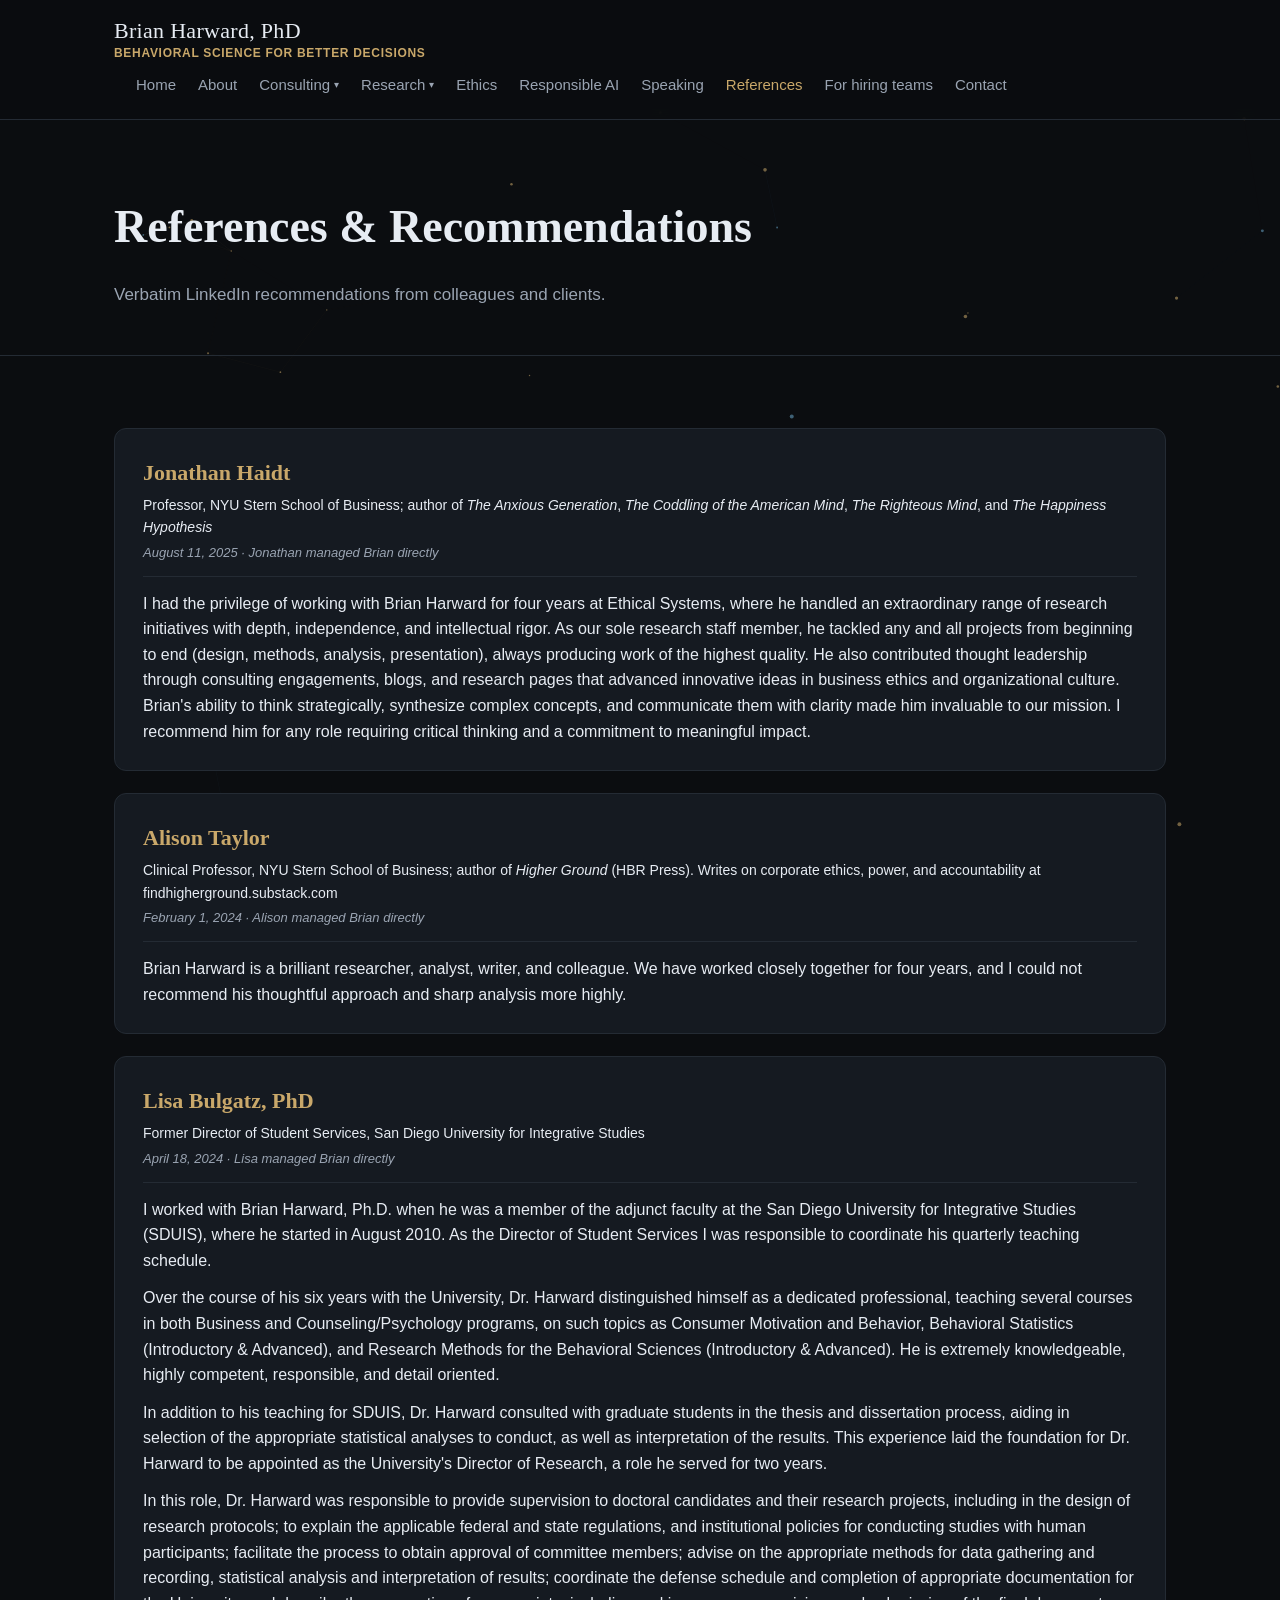
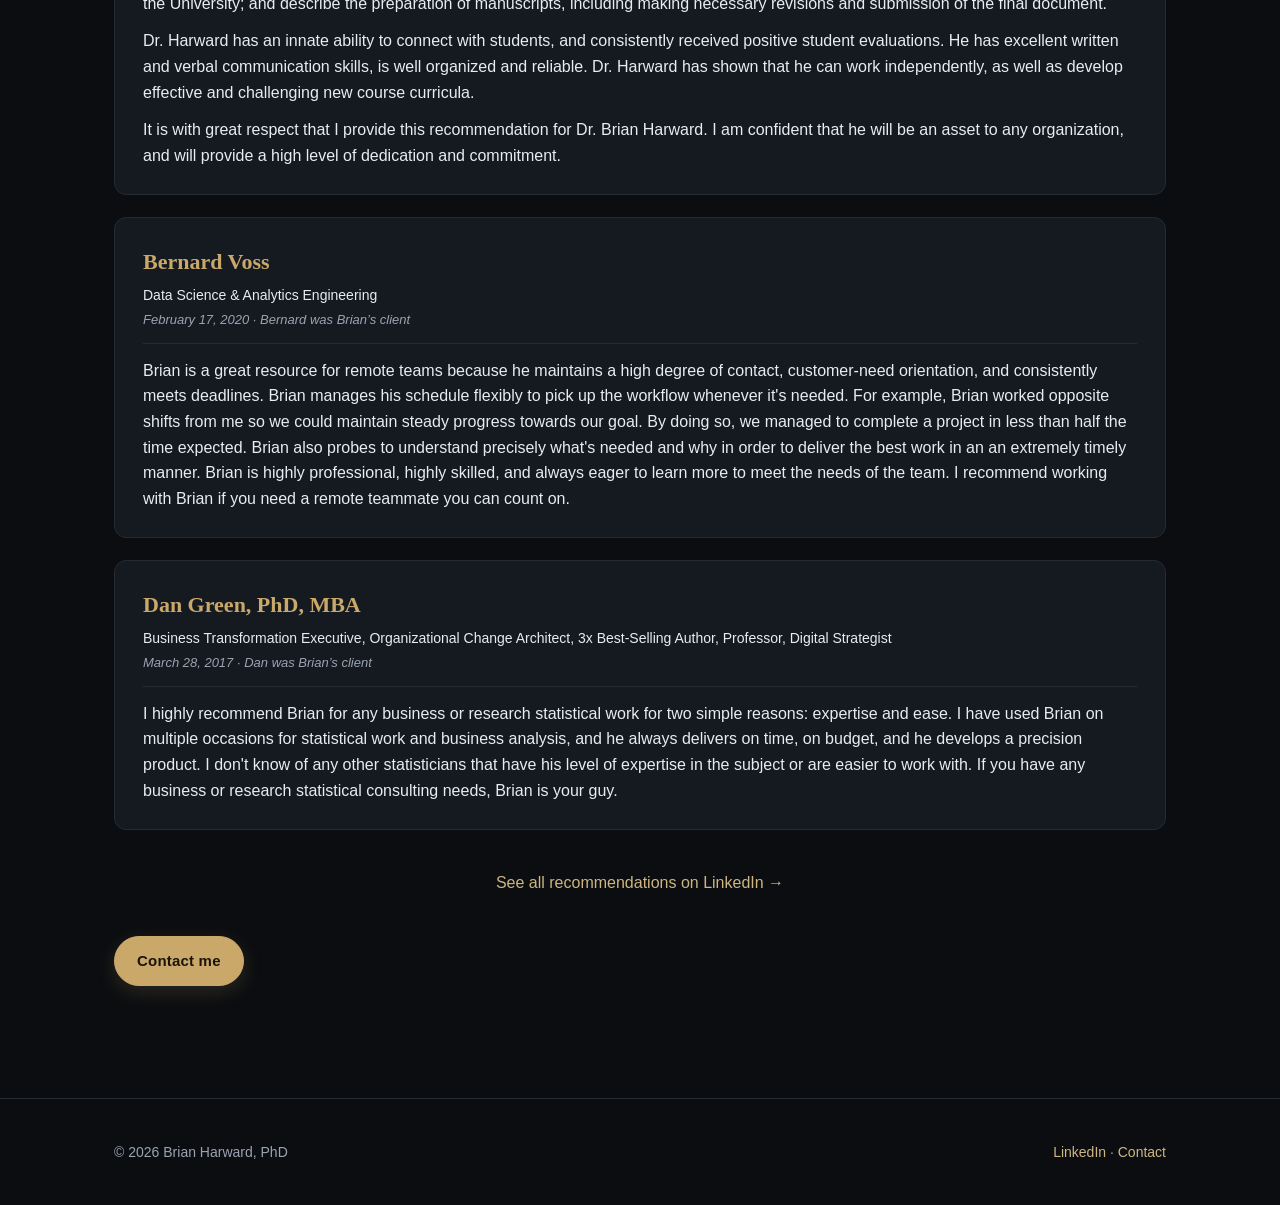
<file: references.html>
<!DOCTYPE html>
<html lang="en">
<head>
<meta charset="UTF-8">
<meta name="viewport" content="width=device-width, initial-scale=1.0">
  <link rel="icon" type="image/svg+xml" href="/favicon.svg">
  <link rel="icon" type="image/png" sizes="32x32" href="/favicon-32x32.png">
  <link rel="icon" type="image/png" sizes="16x16" href="/favicon-16x16.png">
  <link rel="shortcut icon" href="/favicon.ico">
  <link rel="apple-touch-icon" sizes="180x180" href="/apple-touch-icon.png">
  <link rel="manifest" href="/site.webmanifest">
  <meta name="theme-color" content="#000000">
<title>References & Recommendations — Brian Harward, PhD</title>
<meta name="description" content="Endorsements and references for Brian Harward, PhD — strategy, ethics, and political-polarization consultant.">
<meta property="og:type" content="website">
<meta property="og:url" content="https://brianharward.com/references.html">
<meta property="og:title" content="References & Recommendations — Brian Harward, PhD">
<meta property="og:description" content="Endorsements and references for Brian Harward, PhD — strategy, ethics, and political-polarization consultant.">
<meta name="twitter:card" content="summary">
<meta name="twitter:title" content="References & Recommendations — Brian Harward, PhD">
<meta name="twitter:description" content="Endorsements and references for Brian Harward, PhD — strategy, ethics, and political-polarization consultant.">
<script type="application/ld+json">
{
  "@context": "https://schema.org",
  "@graph": [
    {
      "@type": "WebSite",
      "@id": "https://brianharward.com/#website",
      "name": "Brian Harward, PhD",
      "url": "https://brianharward.com/",
      "inLanguage": "en-US",
      "publisher": {
        "@id": "https://brianharward.com/#practice"
      }
    },
    {
      "@type": "ProfessionalService",
      "@id": "https://brianharward.com/#practice",
      "name": "Brian Harward, PhD",
      "url": "https://brianharward.com/",
      "description": "Advisory and research practice: depolarization and stakeholder advisory for boards and executives, organizational research, psychometrics and people analytics, applied ethics, and responsible AI.",
      "founder": {
        "@id": "https://brianharward.com/#brian"
      },
      "provider": {
        "@id": "https://brianharward.com/#brian"
      },
      "areaServed": "US",
      "availableLanguage": "en",
      "email": "brian@brianharward.com",
      "sameAs": [
        "https://www.linkedin.com/in/brianharward/"
      ],
      "hasOfferCatalog": {
        "@type": "OfferCatalog",
        "name": "Advisory and research services",
        "itemListElement": [
          {
            "@type": "Offer",
            "url": "https://brianharward.com/consulting-depolarization.html",
            "itemOffered": {
              "@type": "Service",
              "name": "Depolarization and stakeholder advisory",
              "serviceType": "Board and executive advisory on political polarization",
              "description": "Board and C-suite advisory, crisis and reputation response, stakeholder and political dynamics mapping, internal culture and speech norms, management training, and leadership coaching for organizations navigating political polarization. Delivered jointly with Morgan Hamel of MH Partners Inc.",
              "audience": {
                "@type": "Audience",
                "audienceType": "Corporate boards and executives, universities, nonprofits, government agencies, faith organizations, professional associations"
              },
              "provider": {
                "@id": "https://brianharward.com/#brian"
              }
            }
          },
          {
            "@type": "Offer",
            "url": "https://brianharward.com/people-analytics-psychometrics.html",
            "itemOffered": {
              "@type": "Service",
              "name": "People analytics and psychometrics",
              "serviceType": "Measurement, assessment development, and validation",
              "description": "Survey science and employee listening, assessment development and validation, item response theory, factor analysis, reliability and validity evidence, and adverse impact and fairness analysis.",
              "provider": {
                "@id": "https://brianharward.com/#brian"
              }
            }
          },
          {
            "@type": "Offer",
            "url": "https://brianharward.com/consulting-research.html",
            "itemOffered": {
              "@type": "Service",
              "name": "Organizational research",
              "serviceType": "Applied research and evaluation",
              "description": "Custom surveys, interviews, focus groups, and mixed-method studies on ethical culture, perceived polarization, leadership effectiveness, engagement, and trust.",
              "provider": {
                "@id": "https://brianharward.com/#brian"
              }
            }
          },
          {
            "@type": "Offer",
            "url": "https://brianharward.com/speaking.html",
            "itemOffered": {
              "@type": "Service",
              "name": "Speaking",
              "serviceType": "Keynotes, workshops, and briefings",
              "provider": {
                "@id": "https://brianharward.com/#brian"
              }
            }
          }
        ]
      }
    },
    {
      "@type": "Person",
      "@id": "https://brianharward.com/#brian",
      "name": "Brian Harward",
      "honorificSuffix": "PhD",
      "jobTitle": "Organizational psychologist and research scientist",
      "url": "https://brianharward.com/",
      "email": "brian@brianharward.com",
      "description": "Organizational psychologist (PhD) and research scientist. Advises boards and executives on political polarization and stakeholder dynamics with Morgan Hamel of MH Partners, and works in psychometrics, people analytics, applied ethics, and organizational research.",
      "knowsAbout": [
        "Political polarization",
        "Depolarization consulting",
        "Stakeholder dynamics",
        "Board advisory",
        "Organizational ethics",
        "Ethical culture measurement",
        "Psychometrics",
        "People analytics",
        "Survey design and validation",
        "Selection and assessment",
        "Adverse impact and fairness analysis",
        "Responsible AI",
        "Behavioral science"
      ],
      "alumniOf": {
        "@type": "CollegeOrUniversity",
        "name": "Walden University"
      },
      "award": "Distinguished Faculty Award for teaching statistics",
      "address": {
        "@type": "PostalAddress",
        "addressLocality": "San Antonio",
        "addressRegion": "TX",
        "addressCountry": "US"
      },
      "sameAs": [
        "https://www.linkedin.com/in/brianharward/",
        "https://statsfriend.com/"
      ],
      "worksFor": {
        "@id": "https://brianharward.com/#practice"
      }
    }
  ]
}
</script>
<link rel="stylesheet" href="styles.css">
</head>
<body>
  <canvas id="bg-net" aria-hidden="true"></canvas>
<header class="site-header">
  <div class="container nav-row">
    <a class="brand" href="index.html"><span class="brand-name">Brian Harward, PhD</span><span class="brand-tag">Behavioral Science for Better Decisions</span></a>
    <button class="nav-toggle" type="button" aria-label="Open menu" aria-controls="primary-nav" aria-expanded="false"><span class="bars" aria-hidden="true"></span></button>
    <nav class="primary-nav" id="primary-nav">
<a href="index.html">Home</a>
<a href="about.html">About</a>
<div class="nav-item has-dropdown">
<a href="consulting.html" class="nav-top">Consulting <span class="caret" aria-hidden="true">▾</span></a>
<div class="dropdown" role="menu">
<a href="consulting.html" role="menuitem">Consulting overview</a>
<a href="consulting-depolarization.html" role="menuitem">Depolarization Consulting</a>
<a href="consulting-research.html" role="menuitem">Research Consulting</a>
</div>
</div>
<div class="nav-item has-dropdown">
<a href="research.html" class="nav-top">Research <span class="caret" aria-hidden="true">▾</span></a>
<div class="dropdown" role="menu">
<a href="research.html" role="menuitem">Research science</a>
<a href="people-analytics-psychometrics.html" role="menuitem">People analytics &amp; psychometrics</a>
<a href="work.html" role="menuitem">Selected work &amp; publications</a>
</div>
</div>
<a href="ethics.html">Ethics</a><a href="human-layer.html">Responsible AI</a>
<a href="speaking.html">Speaking</a><a href="references.html" class="active">References</a>
<a href="hiring.html">For hiring teams</a>
<a href="contact.html">Contact</a>
</nav>
  </div>
</header>

<section class="page-hero">
  <div class="container">
    <h1>References & Recommendations</h1>
    <p>Verbatim LinkedIn recommendations from colleagues and clients.</p>
  </div>
</section>

<section>
  <div class="container">
    
<div class="rec-list">
  <article class="rec">
    <header class="rec-head">
      <h3>Jonathan Haidt</h3>
      <p class="rec-title">Professor, NYU Stern School of Business; author of <em>The Anxious Generation</em>, <em>The Coddling of the American Mind</em>, <em>The Righteous Mind</em>, and <em>The Happiness Hypothesis</em></p>
      <p class="rec-meta">August 11, 2025 · Jonathan managed Brian directly</p>
    </header>
    <div class="rec-body">
      <p>I had the privilege of working with Brian Harward for four years at Ethical Systems, where he handled an extraordinary range of research initiatives with depth, independence, and intellectual rigor. As our sole research staff member, he tackled any and all projects from beginning to end (design, methods, analysis, presentation), always producing work of the highest quality. He also contributed thought leadership through consulting engagements, blogs, and research pages that advanced innovative ideas in business ethics and organizational culture. Brian's ability to think strategically, synthesize complex concepts, and communicate them with clarity made him invaluable to our mission. I recommend him for any role requiring critical thinking and a commitment to meaningful impact.</p>
    </div>
  </article>
  <article class="rec">
    <header class="rec-head">
      <h3>Alison Taylor</h3>
      <p class="rec-title">Clinical Professor, NYU Stern School of Business; author of <em>Higher Ground</em> (HBR Press). Writes on corporate ethics, power, and accountability at findhigherground.substack.com</p>
      <p class="rec-meta">February 1, 2024 · Alison managed Brian directly</p>
    </header>
    <div class="rec-body">
      <p>Brian Harward is a brilliant researcher, analyst, writer, and colleague. We have worked closely together for four years, and I could not recommend his thoughtful approach and sharp analysis more highly.</p>
    </div>
  </article>
  <article class="rec">
    <header class="rec-head">
      <h3>Lisa Bulgatz, PhD</h3>
      <p class="rec-title">Former Director of Student Services, San Diego University for Integrative Studies</p>
      <p class="rec-meta">April 18, 2024 · Lisa managed Brian directly</p>
    </header>
    <div class="rec-body">
      <p>I worked with Brian Harward, Ph.D. when he was a member of the adjunct faculty at the San Diego University for Integrative Studies (SDUIS), where he started in August 2010. As the Director of Student Services I was responsible to coordinate his quarterly teaching schedule.</p>
      <p>Over the course of his six years with the University, Dr. Harward distinguished himself as a dedicated professional, teaching several courses in both Business and Counseling/Psychology programs, on such topics as Consumer Motivation and Behavior, Behavioral Statistics (Introductory &amp; Advanced), and Research Methods for the Behavioral Sciences (Introductory &amp; Advanced). He is extremely knowledgeable, highly competent, responsible, and detail oriented.</p>
      <p>In addition to his teaching for SDUIS, Dr. Harward consulted with graduate students in the thesis and dissertation process, aiding in selection of the appropriate statistical analyses to conduct, as well as interpretation of the results. This experience laid the foundation for Dr. Harward to be appointed as the University's Director of Research, a role he served for two years.</p>
      <p>In this role, Dr. Harward was responsible to provide supervision to doctoral candidates and their research projects, including in the design of research protocols; to explain the applicable federal and state regulations, and institutional policies for conducting studies with human participants; facilitate the process to obtain approval of committee members; advise on the appropriate methods for data gathering and recording, statistical analysis and interpretation of results; coordinate the defense schedule and completion of appropriate documentation for the University; and describe the preparation of manuscripts, including making necessary revisions and submission of the final document.</p>
      <p>Dr. Harward has an innate ability to connect with students, and consistently received positive student evaluations. He has excellent written and verbal communication skills, is well organized and reliable. Dr. Harward has shown that he can work independently, as well as develop effective and challenging new course curricula.</p>
      <p>It is with great respect that I provide this recommendation for Dr. Brian Harward. I am confident that he will be an asset to any organization, and will provide a high level of dedication and commitment.</p>
    </div>
  </article>
  <article class="rec">
    <header class="rec-head">
      <h3>Bernard Voss</h3>
      <p class="rec-title">Data Science & Analytics Engineering</p>
      <p class="rec-meta">February 17, 2020 · Bernard was Brian’s client</p>
    </header>
    <div class="rec-body">
      <p>Brian is a great resource for remote teams because he maintains a high degree of contact, customer-need orientation, and consistently meets deadlines. Brian manages his schedule flexibly to pick up the workflow whenever it's needed. For example, Brian worked opposite shifts from me so we could maintain steady progress towards our goal. By doing so, we managed to complete a project in less than half the time expected. Brian also probes to understand precisely what's needed and why in order to deliver the best work in an an extremely timely manner. Brian is highly professional, highly skilled, and always eager to learn more to meet the needs of the team. I recommend working with Brian if you need a remote teammate you can count on.</p>
    </div>
  </article>
  <article class="rec">
    <header class="rec-head">
      <h3>Dan Green, PhD, MBA</h3>
      <p class="rec-title">Business Transformation Executive, Organizational Change Architect, 3x Best-Selling Author, Professor, Digital Strategist</p>
      <p class="rec-meta">March 28, 2017 · Dan was Brian’s client</p>
    </header>
    <div class="rec-body">
      <p>I highly recommend Brian for any business or research statistical work for two simple reasons: expertise and ease. I have used Brian on multiple occasions for statistical work and business analysis, and he always delivers on time, on budget, and he develops a precision product. I don't know of any other statisticians that have his level of expertise in the subject or are easier to work with. If you have any business or research statistical consulting needs, Brian is your guy.</p>
    </div>
  </article>
</div>
<p class="muted center" style="margin-top:40px"><a href="https://www.linkedin.com/in/brianharward/details/recommendations/" target="_blank" rel="noopener">See all recommendations on LinkedIn →</a></p>

    <div style="margin-top:40px">
      <a class="btn btn-primary" href="contact.html">Contact me</a>
    </div>
  </div>
</section>

<footer class="site-footer">
  <div class="container footer-row">
    <p>&copy; <span id="year"></span> Brian Harward, PhD</p>
    <p>
      <a href="https://www.linkedin.com/in/brianharward/" target="_blank" rel="noopener">LinkedIn</a>
      · <a href="contact.html">Contact</a>
    </p>
  </div>
  <script>document.getElementById('year').textContent=new Date().getFullYear();</script>
</footer>
<script src="nav.js" defer></script>

  <!-- bg-net -->
  <script>
  (function(){
    var canvas=document.getElementById("bg-net"); if(!canvas) return;
    var ctx=canvas.getContext("2d"); var W,H,DPR,nodes=[];
    var GOLD="201,168,106", BLUE="106,166,201";
    var reduce=window.matchMedia("(prefers-reduced-motion: reduce)").matches;
    function resize(){DPR=Math.min(window.devicePixelRatio||1,2);W=window.innerWidth;H=window.innerHeight;canvas.width=W*DPR;canvas.height=H*DPR;canvas.style.width=W+"px";canvas.style.height=H+"px";ctx.setTransform(DPR,0,0,DPR,0,0);}
    function init(){var count=Math.round(Math.min(70,Math.max(28,(W*H)/26000)));nodes=[];for(var i=0;i<count;i++){nodes.push({x:Math.random()*W,y:Math.random()*H,vx:(Math.random()-0.5)*0.12,vy:(Math.random()-0.5)*0.12,r:Math.random()*1.4+0.6,gold:Math.random()<0.55});}}
    function draw(){ctx.clearRect(0,0,W,H);var LINK=140;for(var i=0;i<nodes.length;i++){var a=nodes[i];for(var j=i+1;j<nodes.length;j++){var b=nodes[j];var dx=a.x-b.x,dy=a.y-b.y;var d=Math.sqrt(dx*dx+dy*dy);if(d<LINK){var op=(1-d/LINK)*0.10;ctx.strokeStyle="rgba("+(a.gold?GOLD:BLUE)+","+op+")";ctx.lineWidth=0.6;ctx.beginPath();ctx.moveTo(a.x,a.y);ctx.lineTo(b.x,b.y);ctx.stroke();}}}for(var k=0;k<nodes.length;k++){var n=nodes[k];ctx.beginPath();ctx.arc(n.x,n.y,n.r,0,Math.PI*2);ctx.fillStyle="rgba("+(n.gold?GOLD:BLUE)+",0.55)";ctx.fill();}}
    function step(){for(var k=0;k<nodes.length;k++){var n=nodes[k];n.x+=n.vx;n.y+=n.vy;if(n.x<0||n.x>W)n.vx*=-1;if(n.y<0||n.y>H)n.vy*=-1;}draw();if(!reduce)requestAnimationFrame(step);}
    resize();init();window.addEventListener("resize",function(){resize();init();draw();});
    if(reduce){draw();}else{requestAnimationFrame(step);}
  })();
  </script>
  <!-- /bg-net -->
</body>
</html>
</file>
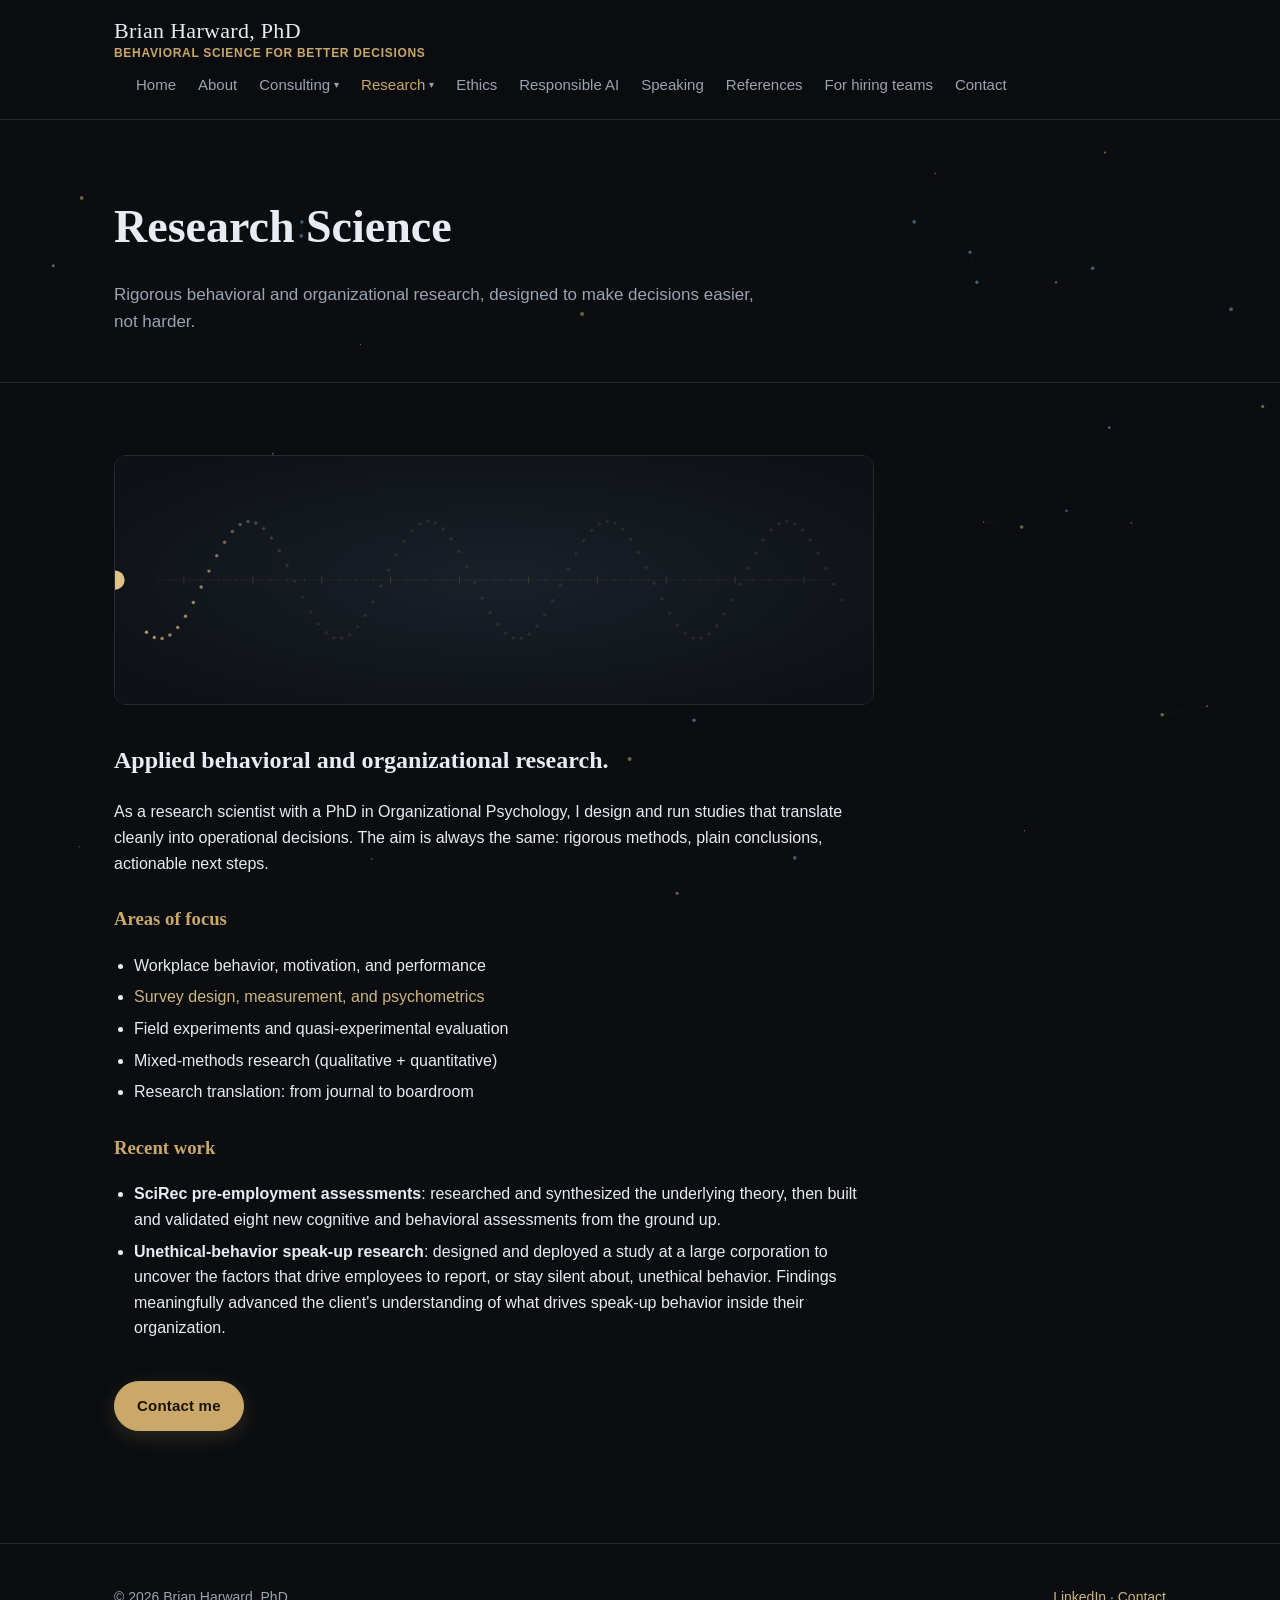
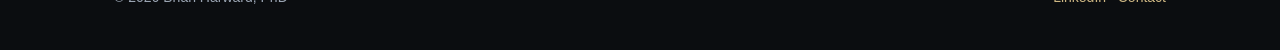
<file: research.html>
<!DOCTYPE html>
<html lang="en">
<head>
<meta charset="UTF-8">
<meta name="viewport" content="width=device-width, initial-scale=1.0">
  <link rel="icon" type="image/svg+xml" href="/favicon.svg">
  <link rel="icon" type="image/png" sizes="32x32" href="/favicon-32x32.png">
  <link rel="icon" type="image/png" sizes="16x16" href="/favicon-16x16.png">
  <link rel="shortcut icon" href="/favicon.ico">
  <link rel="apple-touch-icon" sizes="180x180" href="/apple-touch-icon.png">
  <link rel="manifest" href="/site.webmanifest">
  <meta name="theme-color" content="#000000">
<title>Research Science — Brian Harward, PhD</title>
<meta name="description" content="Applied behavioral and decision science from Brian Harward, PhD: assessment design, validation, and field research in real organizations.">
<meta property="og:type" content="website">
<meta property="og:url" content="https://brianharward.com/research.html">
<meta property="og:title" content="Research Science — Brian Harward, PhD">
<meta property="og:description" content="Applied behavioral and decision science from Brian Harward, PhD: assessment design, validation, and field research in real organizations.">
<meta name="twitter:card" content="summary">
<meta name="twitter:title" content="Research Science — Brian Harward, PhD">
<meta name="twitter:description" content="Applied behavioral and decision science from Brian Harward, PhD: assessment design, validation, and field research in real organizations.">
<script type="application/ld+json">
{
  "@context": "https://schema.org",
  "@graph": [
    {
      "@type": "WebSite",
      "@id": "https://brianharward.com/#website",
      "name": "Brian Harward, PhD",
      "url": "https://brianharward.com/",
      "inLanguage": "en-US",
      "publisher": {
        "@id": "https://brianharward.com/#practice"
      }
    },
    {
      "@type": "ProfessionalService",
      "@id": "https://brianharward.com/#practice",
      "name": "Brian Harward, PhD",
      "url": "https://brianharward.com/",
      "description": "Advisory and research practice: depolarization and stakeholder advisory for boards and executives, organizational research, psychometrics and people analytics, applied ethics, and responsible AI.",
      "founder": {
        "@id": "https://brianharward.com/#brian"
      },
      "provider": {
        "@id": "https://brianharward.com/#brian"
      },
      "areaServed": "US",
      "availableLanguage": "en",
      "email": "brian@brianharward.com",
      "sameAs": [
        "https://www.linkedin.com/in/brianharward/"
      ],
      "hasOfferCatalog": {
        "@type": "OfferCatalog",
        "name": "Advisory and research services",
        "itemListElement": [
          {
            "@type": "Offer",
            "url": "https://brianharward.com/consulting-depolarization.html",
            "itemOffered": {
              "@type": "Service",
              "name": "Depolarization and stakeholder advisory",
              "serviceType": "Board and executive advisory on political polarization",
              "description": "Board and C-suite advisory, crisis and reputation response, stakeholder and political dynamics mapping, internal culture and speech norms, management training, and leadership coaching for organizations navigating political polarization. Delivered jointly with Morgan Hamel of MH Partners Inc.",
              "audience": {
                "@type": "Audience",
                "audienceType": "Corporate boards and executives, universities, nonprofits, government agencies, faith organizations, professional associations"
              },
              "provider": {
                "@id": "https://brianharward.com/#brian"
              }
            }
          },
          {
            "@type": "Offer",
            "url": "https://brianharward.com/people-analytics-psychometrics.html",
            "itemOffered": {
              "@type": "Service",
              "name": "People analytics and psychometrics",
              "serviceType": "Measurement, assessment development, and validation",
              "description": "Survey science and employee listening, assessment development and validation, item response theory, factor analysis, reliability and validity evidence, and adverse impact and fairness analysis.",
              "provider": {
                "@id": "https://brianharward.com/#brian"
              }
            }
          },
          {
            "@type": "Offer",
            "url": "https://brianharward.com/consulting-research.html",
            "itemOffered": {
              "@type": "Service",
              "name": "Organizational research",
              "serviceType": "Applied research and evaluation",
              "description": "Custom surveys, interviews, focus groups, and mixed-method studies on ethical culture, perceived polarization, leadership effectiveness, engagement, and trust.",
              "provider": {
                "@id": "https://brianharward.com/#brian"
              }
            }
          },
          {
            "@type": "Offer",
            "url": "https://brianharward.com/speaking.html",
            "itemOffered": {
              "@type": "Service",
              "name": "Speaking",
              "serviceType": "Keynotes, workshops, and briefings",
              "provider": {
                "@id": "https://brianharward.com/#brian"
              }
            }
          }
        ]
      }
    },
    {
      "@type": "Person",
      "@id": "https://brianharward.com/#brian",
      "name": "Brian Harward",
      "honorificSuffix": "PhD",
      "jobTitle": "Organizational psychologist and research scientist",
      "url": "https://brianharward.com/",
      "email": "brian@brianharward.com",
      "description": "Organizational psychologist (PhD) and research scientist. Advises boards and executives on political polarization and stakeholder dynamics with Morgan Hamel of MH Partners, and works in psychometrics, people analytics, applied ethics, and organizational research.",
      "knowsAbout": [
        "Political polarization",
        "Depolarization consulting",
        "Stakeholder dynamics",
        "Board advisory",
        "Organizational ethics",
        "Ethical culture measurement",
        "Psychometrics",
        "People analytics",
        "Survey design and validation",
        "Selection and assessment",
        "Adverse impact and fairness analysis",
        "Responsible AI",
        "Behavioral science"
      ],
      "alumniOf": {
        "@type": "CollegeOrUniversity",
        "name": "Walden University"
      },
      "award": "Distinguished Faculty Award for teaching statistics",
      "address": {
        "@type": "PostalAddress",
        "addressLocality": "San Antonio",
        "addressRegion": "TX",
        "addressCountry": "US"
      },
      "sameAs": [
        "https://www.linkedin.com/in/brianharward/",
        "https://statsfriend.com/"
      ],
      "worksFor": {
        "@id": "https://brianharward.com/#practice"
      }
    }
  ]
}
</script>
<link rel="stylesheet" href="styles.css">
</head>
<body>
  <canvas id="bg-net" aria-hidden="true"></canvas>
<header class="site-header">
  <div class="container nav-row">
    <a class="brand" href="index.html"><span class="brand-name">Brian Harward, PhD</span><span class="brand-tag">Behavioral Science for Better Decisions</span></a>
    <button class="nav-toggle" type="button" aria-label="Open menu" aria-controls="primary-nav" aria-expanded="false"><span class="bars" aria-hidden="true"></span></button>
    <nav class="primary-nav" id="primary-nav">
<a href="index.html">Home</a>
<a href="about.html">About</a>
<div class="nav-item has-dropdown">
<a href="consulting.html" class="nav-top">Consulting <span class="caret" aria-hidden="true">▾</span></a>
<div class="dropdown" role="menu">
<a href="consulting.html" role="menuitem">Consulting overview</a>
<a href="consulting-depolarization.html" role="menuitem">Depolarization Consulting</a>
<a href="consulting-research.html" role="menuitem">Research Consulting</a>
</div>
</div>
<div class="nav-item has-dropdown">
<a href="research.html" class="nav-top active">Research <span class="caret" aria-hidden="true">▾</span></a>
<div class="dropdown" role="menu">
<a href="research.html" role="menuitem">Research science</a>
<a href="people-analytics-psychometrics.html" role="menuitem">People analytics &amp; psychometrics</a>
<a href="work.html" role="menuitem">Selected work &amp; publications</a>
</div>
</div>
<a href="ethics.html">Ethics</a><a href="human-layer.html">Responsible AI</a>
<a href="speaking.html">Speaking</a><a href="references.html">References</a>
<a href="hiring.html">For hiring teams</a>
<a href="contact.html">Contact</a>
</nav>
  </div>
</header>

<section class="page-hero">
  <div class="container">
    <h1>Research Science</h1>
    <p>Rigorous behavioral and organizational research, designed to make decisions easier, not harder.</p>
  </div>
</section>

<section>
  <div class="container">
    
<div class="prose">
  <figure class="header-anim"><svg class="research-science" viewBox="0 0 1100 360" xmlns="http://www.w3.org/2000/svg" role="img" aria-labelledby="rsTitle rsDesc"><title id="rsTitle">Research Science</title><desc id="rsDesc">A radar source moves perpetually left and right across the header. Concentric rings emanate from it. Beneath it, a hidden sine wave of dots is revealed wherever the radar passes — dots near the radar's center are bright, dots far away are very dim.</desc><defs><radialGradient id="bg-rs" cx="50%" cy="50%" r="60%"><stop offset="0%" stop-color="#1a2029"/><stop offset="100%" stop-color="#0e1217"/></radialGradient><radialGradient id="spot-grad" cx="50%" cy="50%" r="50%"><stop offset="0%" stop-color="#ffffff"/><stop offset="60%" stop-color="#888888"/><stop offset="100%" stop-color="#1a1a1a"/></radialGradient><mask id="spotlight" maskUnits="userSpaceOnUse" x="0" y="0" width="1100" height="360"><rect width="1100" height="360" fill="#1a1a1a"/><g class="spot-mover"><circle cx="0" cy="180" r="260" fill="url(#spot-grad)"/></g></mask></defs><rect width="1100" height="360" fill="url(#bg-rs)"/><line x1="60" y1="180" x2="1040" y2="180" stroke="#c9a86a" stroke-opacity="0.18" stroke-width="0.6"/><g class="ticks"><line x1="100" y1="175" x2="100" y2="185" stroke="#c9a86a" stroke-opacity="0.35" stroke-width="0.8"/><line x1="125" y1="177.5" x2="125" y2="182.5" stroke="#c9a86a" stroke-opacity="0.18" stroke-width="0.8"/><line x1="150" y1="177.5" x2="150" y2="182.5" stroke="#c9a86a" stroke-opacity="0.18" stroke-width="0.8"/><line x1="175" y1="177.5" x2="175" y2="182.5" stroke="#c9a86a" stroke-opacity="0.18" stroke-width="0.8"/><line x1="200" y1="175" x2="200" y2="185" stroke="#c9a86a" stroke-opacity="0.35" stroke-width="0.8"/><line x1="225" y1="177.5" x2="225" y2="182.5" stroke="#c9a86a" stroke-opacity="0.18" stroke-width="0.8"/><line x1="250" y1="177.5" x2="250" y2="182.5" stroke="#c9a86a" stroke-opacity="0.18" stroke-width="0.8"/><line x1="275" y1="177.5" x2="275" y2="182.5" stroke="#c9a86a" stroke-opacity="0.18" stroke-width="0.8"/><line x1="300" y1="175" x2="300" y2="185" stroke="#c9a86a" stroke-opacity="0.35" stroke-width="0.8"/><line x1="325" y1="177.5" x2="325" y2="182.5" stroke="#c9a86a" stroke-opacity="0.18" stroke-width="0.8"/><line x1="350" y1="177.5" x2="350" y2="182.5" stroke="#c9a86a" stroke-opacity="0.18" stroke-width="0.8"/><line x1="375" y1="177.5" x2="375" y2="182.5" stroke="#c9a86a" stroke-opacity="0.18" stroke-width="0.8"/><line x1="400" y1="175" x2="400" y2="185" stroke="#c9a86a" stroke-opacity="0.35" stroke-width="0.8"/><line x1="425" y1="177.5" x2="425" y2="182.5" stroke="#c9a86a" stroke-opacity="0.18" stroke-width="0.8"/><line x1="450" y1="177.5" x2="450" y2="182.5" stroke="#c9a86a" stroke-opacity="0.18" stroke-width="0.8"/><line x1="475" y1="177.5" x2="475" y2="182.5" stroke="#c9a86a" stroke-opacity="0.18" stroke-width="0.8"/><line x1="500" y1="175" x2="500" y2="185" stroke="#c9a86a" stroke-opacity="0.35" stroke-width="0.8"/><line x1="525" y1="177.5" x2="525" y2="182.5" stroke="#c9a86a" stroke-opacity="0.18" stroke-width="0.8"/><line x1="550" y1="177.5" x2="550" y2="182.5" stroke="#c9a86a" stroke-opacity="0.18" stroke-width="0.8"/><line x1="575" y1="177.5" x2="575" y2="182.5" stroke="#c9a86a" stroke-opacity="0.18" stroke-width="0.8"/><line x1="600" y1="175" x2="600" y2="185" stroke="#c9a86a" stroke-opacity="0.35" stroke-width="0.8"/><line x1="625" y1="177.5" x2="625" y2="182.5" stroke="#c9a86a" stroke-opacity="0.18" stroke-width="0.8"/><line x1="650" y1="177.5" x2="650" y2="182.5" stroke="#c9a86a" stroke-opacity="0.18" stroke-width="0.8"/><line x1="675" y1="177.5" x2="675" y2="182.5" stroke="#c9a86a" stroke-opacity="0.18" stroke-width="0.8"/><line x1="700" y1="175" x2="700" y2="185" stroke="#c9a86a" stroke-opacity="0.35" stroke-width="0.8"/><line x1="725" y1="177.5" x2="725" y2="182.5" stroke="#c9a86a" stroke-opacity="0.18" stroke-width="0.8"/><line x1="750" y1="177.5" x2="750" y2="182.5" stroke="#c9a86a" stroke-opacity="0.18" stroke-width="0.8"/><line x1="775" y1="177.5" x2="775" y2="182.5" stroke="#c9a86a" stroke-opacity="0.18" stroke-width="0.8"/><line x1="800" y1="175" x2="800" y2="185" stroke="#c9a86a" stroke-opacity="0.35" stroke-width="0.8"/><line x1="825" y1="177.5" x2="825" y2="182.5" stroke="#c9a86a" stroke-opacity="0.18" stroke-width="0.8"/><line x1="850" y1="177.5" x2="850" y2="182.5" stroke="#c9a86a" stroke-opacity="0.18" stroke-width="0.8"/><line x1="875" y1="177.5" x2="875" y2="182.5" stroke="#c9a86a" stroke-opacity="0.18" stroke-width="0.8"/><line x1="900" y1="175" x2="900" y2="185" stroke="#c9a86a" stroke-opacity="0.35" stroke-width="0.8"/><line x1="925" y1="177.5" x2="925" y2="182.5" stroke="#c9a86a" stroke-opacity="0.18" stroke-width="0.8"/><line x1="950" y1="177.5" x2="950" y2="182.5" stroke="#c9a86a" stroke-opacity="0.18" stroke-width="0.8"/><line x1="975" y1="177.5" x2="975" y2="182.5" stroke="#c9a86a" stroke-opacity="0.18" stroke-width="0.8"/><line x1="1000" y1="175" x2="1000" y2="185" stroke="#c9a86a" stroke-opacity="0.35" stroke-width="0.8"/></g><g mask="url(#spotlight)"><circle cx="45.67" cy="255.89" r="2.5" fill="#e0c187"/><circle cx="57" cy="263.42" r="2.5" fill="#e0c187"/><circle cx="68.33" cy="264.72" r="2.5" fill="#e0c187"/><circle cx="79.67" cy="259.72" r="2.5" fill="#e0c187"/><circle cx="91" cy="248.77" r="2.5" fill="#e0c187"/><circle cx="102.33" cy="232.69" r="2.5" fill="#e0c187"/><circle cx="113.67" cy="212.69" r="2.5" fill="#e0c187"/><circle cx="125" cy="190.25" r="2.5" fill="#e0c187"/><circle cx="136.33" cy="167.04" r="2.5" fill="#e0c187"/><circle cx="147.67" cy="144.8" r="2.5" fill="#e0c187"/><circle cx="159" cy="125.19" r="2.5" fill="#e0c187"/><circle cx="170.33" cy="109.66" r="2.5" fill="#e0c187"/><circle cx="181.67" cy="99.37" r="2.5" fill="#e0c187"/><circle cx="193" cy="95.1" r="2.5" fill="#e0c187"/><circle cx="204.33" cy="97.15" r="2.5" fill="#e0c187"/><circle cx="215.67" cy="105.38" r="2.5" fill="#e0c187"/><circle cx="227" cy="119.17" r="2.5" fill="#e0c187"/><circle cx="238.33" cy="137.5" r="2.5" fill="#e0c187"/><circle cx="249.67" cy="158.99" r="2.5" fill="#e0c187"/><circle cx="261" cy="182.05" r="2.5" fill="#e0c187"/><circle cx="272.33" cy="204.96" r="2.5" fill="#e0c187"/><circle cx="283.67" cy="226.01" r="2.5" fill="#e0c187"/><circle cx="295" cy="243.62" r="2.5" fill="#e0c187"/><circle cx="306.33" cy="256.5" r="2.5" fill="#e0c187"/><circle cx="317.67" cy="263.67" r="2.5" fill="#e0c187"/><circle cx="329" cy="264.6" r="2.5" fill="#e0c187"/><circle cx="340.33" cy="259.23" r="2.5" fill="#e0c187"/><circle cx="351.67" cy="247.95" r="2.5" fill="#e0c187"/><circle cx="363" cy="231.61" r="2.5" fill="#e0c187"/><circle cx="374.33" cy="211.42" r="2.5" fill="#e0c187"/><circle cx="385.67" cy="188.88" r="2.5" fill="#e0c187"/><circle cx="397" cy="165.69" r="2.5" fill="#e0c187"/><circle cx="408.33" cy="143.56" r="2.5" fill="#e0c187"/><circle cx="419.67" cy="124.15" r="2.5" fill="#e0c187"/><circle cx="431" cy="108.9" r="2.5" fill="#e0c187"/><circle cx="442.33" cy="98.95" r="2.5" fill="#e0c187"/><circle cx="453.67" cy="95.04" r="2.5" fill="#e0c187"/><circle cx="465" cy="97.47" r="2.5" fill="#e0c187"/><circle cx="476.33" cy="106.05" r="2.5" fill="#e0c187"/><circle cx="487.67" cy="120.14" r="2.5" fill="#e0c187"/><circle cx="499" cy="138.69" r="2.5" fill="#e0c187"/><circle cx="510.33" cy="160.32" r="2.5" fill="#e0c187"/><circle cx="521.67" cy="183.42" r="2.5" fill="#e0c187"/><circle cx="533" cy="206.27" r="2.5" fill="#e0c187"/><circle cx="544.33" cy="227.15" r="2.5" fill="#e0c187"/><circle cx="555.67" cy="244.52" r="2.5" fill="#e0c187"/><circle cx="567" cy="257.08" r="2.5" fill="#e0c187"/><circle cx="578.33" cy="263.9" r="2.5" fill="#e0c187"/><circle cx="589.67" cy="264.46" r="2.5" fill="#e0c187"/><circle cx="601" cy="258.72" r="2.5" fill="#e0c187"/><circle cx="612.33" cy="247.12" r="2.5" fill="#e0c187"/><circle cx="623.67" cy="230.51" r="2.5" fill="#e0c187"/><circle cx="635" cy="210.14" r="2.5" fill="#e0c187"/><circle cx="646.33" cy="187.52" r="2.5" fill="#e0c187"/><circle cx="657.67" cy="164.34" r="2.5" fill="#e0c187"/><circle cx="669" cy="142.33" r="2.5" fill="#e0c187"/><circle cx="680.33" cy="123.12" r="2.5" fill="#e0c187"/><circle cx="691.67" cy="108.16" r="2.5" fill="#e0c187"/><circle cx="703" cy="98.55" r="2.5" fill="#e0c187"/><circle cx="714.33" cy="95.01" r="2.5" fill="#e0c187"/><circle cx="725.67" cy="97.81" r="2.5" fill="#e0c187"/><circle cx="737" cy="106.73" r="2.5" fill="#e0c187"/><circle cx="748.33" cy="121.12" r="2.5" fill="#e0c187"/><circle cx="759.67" cy="139.89" r="2.5" fill="#e0c187"/><circle cx="771" cy="161.66" r="2.5" fill="#e0c187"/><circle cx="782.33" cy="184.79" r="2.5" fill="#e0c187"/><circle cx="793.67" cy="207.57" r="2.5" fill="#e0c187"/><circle cx="805" cy="228.29" r="2.5" fill="#e0c187"/><circle cx="816.33" cy="245.41" r="2.5" fill="#e0c187"/><circle cx="827.67" cy="257.65" r="2.5" fill="#e0c187"/><circle cx="839" cy="264.11" r="2.5" fill="#e0c187"/><circle cx="850.33" cy="264.29" r="2.5" fill="#e0c187"/><circle cx="861.67" cy="258.2" r="2.5" fill="#e0c187"/><circle cx="873" cy="246.27" r="2.5" fill="#e0c187"/><circle cx="884.33" cy="229.41" r="2.5" fill="#e0c187"/><circle cx="895.67" cy="208.86" r="2.5" fill="#e0c187"/><circle cx="907" cy="186.16" r="2.5" fill="#e0c187"/><circle cx="918.33" cy="163" r="2.5" fill="#e0c187"/><circle cx="929.67" cy="141.11" r="2.5" fill="#e0c187"/><circle cx="941" cy="122.11" r="2.5" fill="#e0c187"/><circle cx="952.33" cy="107.44" r="2.5" fill="#e0c187"/><circle cx="963.67" cy="98.17" r="2.5" fill="#e0c187"/><circle cx="975" cy="95" r="2.5" fill="#e0c187"/><circle cx="986.33" cy="98.17" r="2.5" fill="#e0c187"/><circle cx="997.67" cy="107.44" r="2.5" fill="#e0c187"/><circle cx="1009" cy="122.11" r="2.5" fill="#e0c187"/><circle cx="1020.33" cy="141.11" r="2.5" fill="#e0c187"/><circle cx="1031.67" cy="163" r="2.5" fill="#e0c187"/><circle cx="1043" cy="186.16" r="2.5" fill="#e0c187"/><circle cx="1054.33" cy="208.86" r="2.5" fill="#e0c187"/></g><g class="radar"><circle class="ring r1" cx="0" cy="180" r="75"/><circle class="ring r2" cx="0" cy="180" r="75"/><circle class="ring r3" cx="0" cy="180" r="75"/><circle class="source-glow" cx="0" cy="180" r="14" fill="#e0c187"/><circle class="source" cx="0" cy="180" r="5" fill="#e0c187"/></g></svg></figure>
  <h2>Applied behavioral and organizational research.</h2>
  <p>As a research scientist with a PhD in Organizational Psychology, I design and run studies that translate cleanly into operational decisions. The aim is always the same: rigorous methods, plain conclusions, actionable next steps.</p>
  <h3>Areas of focus</h3>
  <ul>
    <li>Workplace behavior, motivation, and performance</li>
    <li><a href="people-analytics-psychometrics.html">Survey design, measurement, and psychometrics</a></li>
    <li>Field experiments and quasi-experimental evaluation</li>
    <li>Mixed-methods research (qualitative + quantitative)</li>
    <li>Research translation: from journal to boardroom</li>
  </ul>
  <h3>Recent work</h3>
  <ul>
    <li><strong>SciRec pre-employment assessments</strong>: researched and synthesized the underlying theory, then built and validated eight new cognitive and behavioral assessments from the ground up.</li>
    <li><strong>Unethical-behavior speak-up research</strong>: designed and deployed a study at a large corporation to uncover the factors that drive employees to report, or stay silent about, unethical behavior. Findings meaningfully advanced the client's understanding of what drives speak-up behavior inside their organization.</li>
    
  </ul>
</div>
    <div style="margin-top:40px">
      <a class="btn btn-primary" href="contact.html">Contact me</a>
    </div>
  </div>
</section>

<footer class="site-footer">
  <div class="container footer-row">
    <p>&copy; <span id="year"></span> Brian Harward, PhD</p>
    <p>
      <a href="https://www.linkedin.com/in/brianharward/" target="_blank" rel="noopener">LinkedIn</a>
      · <a href="contact.html">Contact</a>
    </p>
  </div>
  <script>document.getElementById('year').textContent=new Date().getFullYear();</script>
</footer>
<script src="nav.js" defer></script>

  <!-- bg-net -->
  <script>
  (function(){
    var canvas=document.getElementById("bg-net"); if(!canvas) return;
    var ctx=canvas.getContext("2d"); var W,H,DPR,nodes=[];
    var GOLD="201,168,106", BLUE="106,166,201";
    var reduce=window.matchMedia("(prefers-reduced-motion: reduce)").matches;
    function resize(){DPR=Math.min(window.devicePixelRatio||1,2);W=window.innerWidth;H=window.innerHeight;canvas.width=W*DPR;canvas.height=H*DPR;canvas.style.width=W+"px";canvas.style.height=H+"px";ctx.setTransform(DPR,0,0,DPR,0,0);}
    function init(){var count=Math.round(Math.min(70,Math.max(28,(W*H)/26000)));nodes=[];for(var i=0;i<count;i++){nodes.push({x:Math.random()*W,y:Math.random()*H,vx:(Math.random()-0.5)*0.12,vy:(Math.random()-0.5)*0.12,r:Math.random()*1.4+0.6,gold:Math.random()<0.55});}}
    function draw(){ctx.clearRect(0,0,W,H);var LINK=140;for(var i=0;i<nodes.length;i++){var a=nodes[i];for(var j=i+1;j<nodes.length;j++){var b=nodes[j];var dx=a.x-b.x,dy=a.y-b.y;var d=Math.sqrt(dx*dx+dy*dy);if(d<LINK){var op=(1-d/LINK)*0.10;ctx.strokeStyle="rgba("+(a.gold?GOLD:BLUE)+","+op+")";ctx.lineWidth=0.6;ctx.beginPath();ctx.moveTo(a.x,a.y);ctx.lineTo(b.x,b.y);ctx.stroke();}}}for(var k=0;k<nodes.length;k++){var n=nodes[k];ctx.beginPath();ctx.arc(n.x,n.y,n.r,0,Math.PI*2);ctx.fillStyle="rgba("+(n.gold?GOLD:BLUE)+",0.55)";ctx.fill();}}
    function step(){for(var k=0;k<nodes.length;k++){var n=nodes[k];n.x+=n.vx;n.y+=n.vy;if(n.x<0||n.x>W)n.vx*=-1;if(n.y<0||n.y>H)n.vy*=-1;}draw();if(!reduce)requestAnimationFrame(step);}
    resize();init();window.addEventListener("resize",function(){resize();init();draw();});
    if(reduce){draw();}else{requestAnimationFrame(step);}
  })();
  </script>
  <!-- /bg-net -->
</body>
</html>
</file>
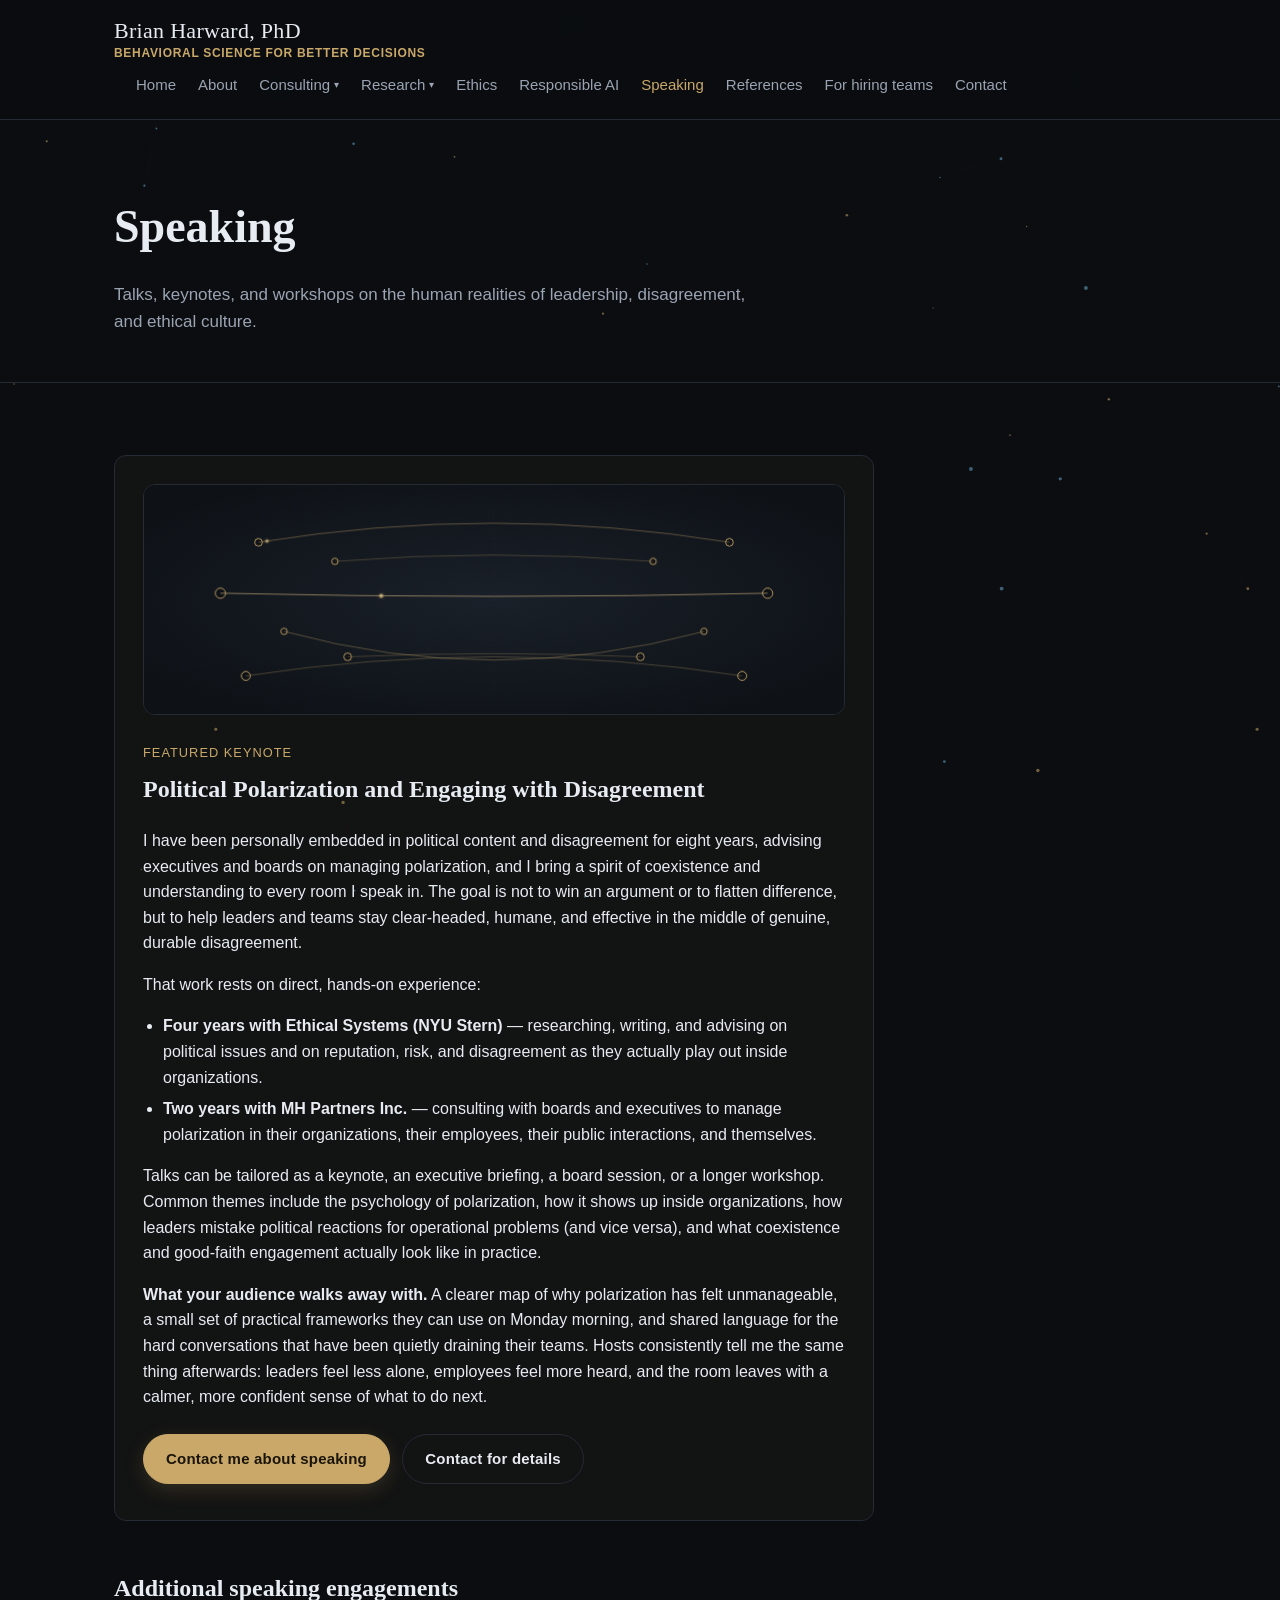
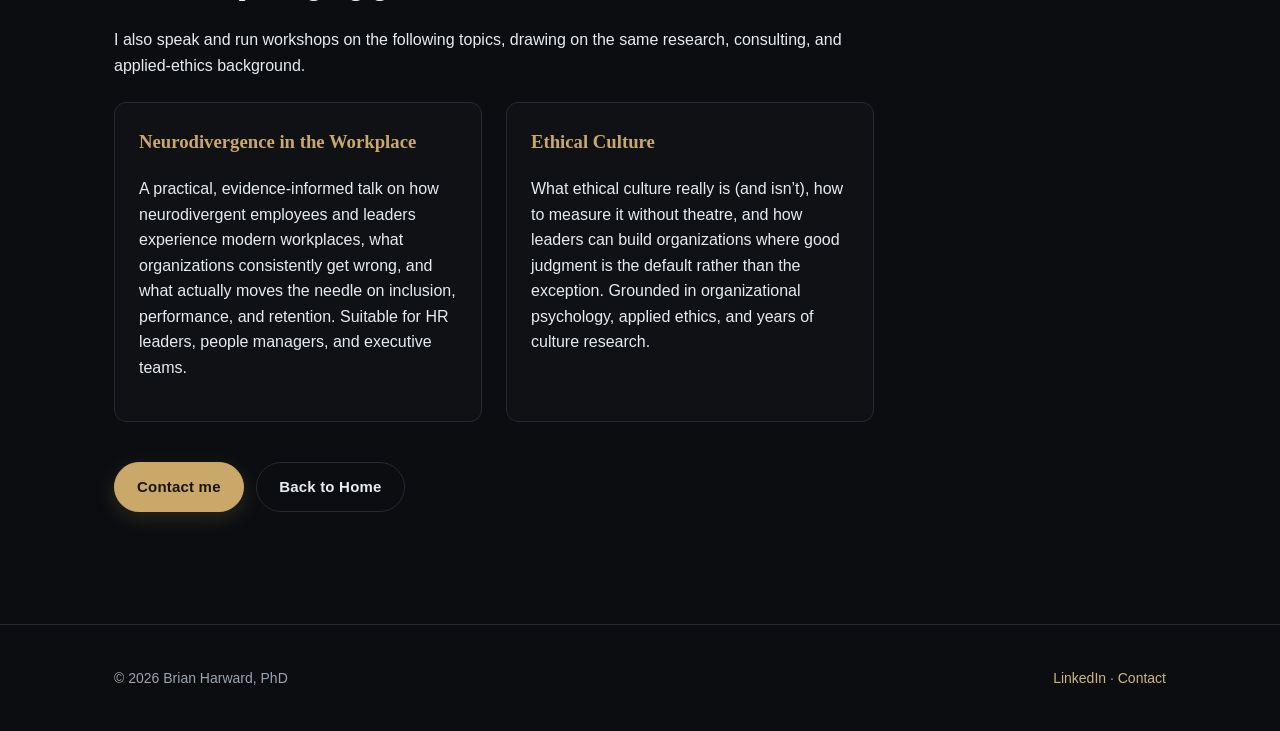
<file: speaking.html>
<!DOCTYPE html>
<html lang="en">
<head>
<meta charset="UTF-8">
<meta name="viewport" content="width=device-width, initial-scale=1.0">
<link rel="icon" type="image/svg+xml" href="/favicon.svg">
<link rel="icon" type="image/png" sizes="32x32" href="/favicon-32x32.png">
<link rel="icon" type="image/png" sizes="16x16" href="/favicon-16x16.png">
<link rel="shortcut icon" href="/favicon.ico">
<link rel="apple-touch-icon" sizes="180x180" href="/apple-touch-icon.png">
<link rel="manifest" href="/site.webmanifest">
<meta name="theme-color" content="#000000">
<title>Speaking &mdash; Brian Harward, PhD</title>
<meta name="description" content="Speaking engagements with Brian Harward, PhD: political polarization and engaging with disagreement, neurodivergence in the workplace, and ethical culture.">
<meta property="og:type" content="website">
<meta property="og:url" content="https://brianharward.com/speaking.html">
<meta property="og:title" content="Speaking &mdash; Brian Harward, PhD">
<meta property="og:description" content="Speaking engagements with Brian Harward, PhD: political polarization and engaging with disagreement, neurodivergence in the workplace, and ethical culture.">
<meta name="twitter:card" content="summary">
<meta name="twitter:title" content="Speaking &mdash; Brian Harward, PhD">
<meta name="twitter:description" content="Speaking engagements with Brian Harward, PhD: political polarization and engaging with disagreement, neurodivergence in the workplace, and ethical culture.">
<script type="application/ld+json">
{
  "@context": "https://schema.org",
  "@graph": [
    {
      "@type": "WebSite",
      "@id": "https://brianharward.com/#website",
      "name": "Brian Harward, PhD",
      "url": "https://brianharward.com/",
      "inLanguage": "en-US",
      "publisher": {
        "@id": "https://brianharward.com/#practice"
      }
    },
    {
      "@type": "ProfessionalService",
      "@id": "https://brianharward.com/#practice",
      "name": "Brian Harward, PhD",
      "url": "https://brianharward.com/",
      "description": "Advisory and research practice: depolarization and stakeholder advisory for boards and executives, organizational research, psychometrics and people analytics, applied ethics, and responsible AI.",
      "founder": {
        "@id": "https://brianharward.com/#brian"
      },
      "provider": {
        "@id": "https://brianharward.com/#brian"
      },
      "areaServed": "US",
      "availableLanguage": "en",
      "email": "brian@brianharward.com",
      "sameAs": [
        "https://www.linkedin.com/in/brianharward/"
      ],
      "hasOfferCatalog": {
        "@type": "OfferCatalog",
        "name": "Advisory and research services",
        "itemListElement": [
          {
            "@type": "Offer",
            "url": "https://brianharward.com/consulting-depolarization.html",
            "itemOffered": {
              "@type": "Service",
              "name": "Depolarization and stakeholder advisory",
              "serviceType": "Board and executive advisory on political polarization",
              "description": "Board and C-suite advisory, crisis and reputation response, stakeholder and political dynamics mapping, internal culture and speech norms, management training, and leadership coaching for organizations navigating political polarization. Delivered jointly with Morgan Hamel of MH Partners Inc.",
              "audience": {
                "@type": "Audience",
                "audienceType": "Corporate boards and executives, universities, nonprofits, government agencies, faith organizations, professional associations"
              },
              "provider": {
                "@id": "https://brianharward.com/#brian"
              }
            }
          },
          {
            "@type": "Offer",
            "url": "https://brianharward.com/people-analytics-psychometrics.html",
            "itemOffered": {
              "@type": "Service",
              "name": "People analytics and psychometrics",
              "serviceType": "Measurement, assessment development, and validation",
              "description": "Survey science and employee listening, assessment development and validation, item response theory, factor analysis, reliability and validity evidence, and adverse impact and fairness analysis.",
              "provider": {
                "@id": "https://brianharward.com/#brian"
              }
            }
          },
          {
            "@type": "Offer",
            "url": "https://brianharward.com/consulting-research.html",
            "itemOffered": {
              "@type": "Service",
              "name": "Organizational research",
              "serviceType": "Applied research and evaluation",
              "description": "Custom surveys, interviews, focus groups, and mixed-method studies on ethical culture, perceived polarization, leadership effectiveness, engagement, and trust.",
              "provider": {
                "@id": "https://brianharward.com/#brian"
              }
            }
          },
          {
            "@type": "Offer",
            "url": "https://brianharward.com/speaking.html",
            "itemOffered": {
              "@type": "Service",
              "name": "Speaking",
              "serviceType": "Keynotes, workshops, and briefings",
              "provider": {
                "@id": "https://brianharward.com/#brian"
              }
            }
          }
        ]
      }
    },
    {
      "@type": "Person",
      "@id": "https://brianharward.com/#brian",
      "name": "Brian Harward",
      "honorificSuffix": "PhD",
      "jobTitle": "Organizational psychologist and research scientist",
      "url": "https://brianharward.com/",
      "email": "brian@brianharward.com",
      "description": "Organizational psychologist (PhD) and research scientist. Advises boards and executives on political polarization and stakeholder dynamics with Morgan Hamel of MH Partners, and works in psychometrics, people analytics, applied ethics, and organizational research.",
      "knowsAbout": [
        "Political polarization",
        "Depolarization consulting",
        "Stakeholder dynamics",
        "Board advisory",
        "Organizational ethics",
        "Ethical culture measurement",
        "Psychometrics",
        "People analytics",
        "Survey design and validation",
        "Selection and assessment",
        "Adverse impact and fairness analysis",
        "Responsible AI",
        "Behavioral science"
      ],
      "alumniOf": {
        "@type": "CollegeOrUniversity",
        "name": "Walden University"
      },
      "award": "Distinguished Faculty Award for teaching statistics",
      "address": {
        "@type": "PostalAddress",
        "addressLocality": "San Antonio",
        "addressRegion": "TX",
        "addressCountry": "US"
      },
      "sameAs": [
        "https://www.linkedin.com/in/brianharward/",
        "https://statsfriend.com/"
      ],
      "worksFor": {
        "@id": "https://brianharward.com/#practice"
      }
    }
  ]
}
</script>
<link rel="stylesheet" href="styles.css">
</head>
<body>
  <canvas id="bg-net" aria-hidden="true"></canvas>
<header class="site-header">
<div class="container nav-row">
<a class="brand" href="index.html"><span class="brand-name">Brian Harward, PhD</span><span class="brand-tag">Behavioral Science for Better Decisions</span></a>
<button class="nav-toggle" type="button" aria-label="Open menu" aria-controls="primary-nav" aria-expanded="false"><span class="bars" aria-hidden="true"></span></button>
<nav class="primary-nav" id="primary-nav">
<a href="index.html">Home</a>
<a href="about.html">About</a>
<div class="nav-item has-dropdown">
<a href="consulting.html" class="nav-top">Consulting <span class="caret" aria-hidden="true">&#9662;</span></a>
<div class="dropdown" role="menu">
<a href="consulting.html" role="menuitem">Consulting overview</a>
<a href="consulting-depolarization.html" role="menuitem">Depolarization Consulting</a>
<a href="consulting-research.html" role="menuitem">Research Consulting</a>
</div>
</div>
<div class="nav-item has-dropdown">
<a href="research.html" class="nav-top">Research <span class="caret" aria-hidden="true">▾</span></a>
<div class="dropdown" role="menu">
<a href="research.html" role="menuitem">Research science</a>
<a href="people-analytics-psychometrics.html" role="menuitem">People analytics &amp; psychometrics</a>
<a href="work.html" role="menuitem">Selected work &amp; publications</a>
</div>
</div>
<a href="ethics.html">Ethics</a><a href="human-layer.html">Responsible AI</a>
<a href="speaking.html" class="active">Speaking</a>
<a href="references.html">References</a>
<a href="hiring.html">For hiring teams</a>
<a href="contact.html">Contact</a>
</nav>
</div>
</header>

<section class="page-hero">
<div class="container">
<h1>Speaking</h1>
<p>Talks, keynotes, and workshops on the human realities of leadership, disagreement, and ethical culture.</p>
</div>
</section>

<section>
<div class="container">
<div class="prose">

<article class="speaking-primary" style="border:1px solid var(--border);border-radius:var(--radius);padding:28px 28px 8px;margin-bottom:40px;background:rgba(201,168,96,0.04)">

<figure class="header-anim" aria-label="Animated header image placeholder">
<svg class="speak-header" viewBox="0 0 1100 360" xmlns="http://www.w3.org/2000/svg" role="img" aria-labelledby="speakTitle speakDesc">
<title id="speakTitle">Political Polarization and Engaging with Disagreement</title>
<desc id="speakDesc">Two clusters of nodes on either side of a central axis, with bridging arcs that grow across the gap, suggesting engagement with disagreement and coexistence.</desc>
<defs>
<radialGradient id="bg-speak" cx="50%" cy="50%" r="60%">
<stop offset="0%" stop-color="#1a2029"/>
<stop offset="100%" stop-color="#0e1217"/>
</radialGradient>
</defs>
<rect width="1100" height="360" fill="url(#bg-speak)"/>

<!-- center axis -->
<line class="axis" x1="550" y1="28" x2="550" y2="332" stroke="#c9a86a" stroke-opacity="0.12" stroke-width="1" stroke-dasharray="2 6"/>

<!-- expanding common-ground rings at center -->
<circle class="ring" cx="550" cy="180" r="20" fill="none" stroke="#e0c187" stroke-opacity="0.5" stroke-width="1" style="--i: 0"/>
<circle class="ring" cx="550" cy="180" r="20" fill="none" stroke="#e0c187" stroke-opacity="0.5" stroke-width="1" style="--i: 1"/>
<circle class="ring" cx="550" cy="180" r="20" fill="none" stroke="#e0c187" stroke-opacity="0.5" stroke-width="1" style="--i: 2"/>

<!-- left cluster nodes -->
<circle class="node node-l" cx="180" cy="90" r="6" fill="#0e1217" stroke="#c9a86a" stroke-width="1.4" style="--i: 0"/>
<circle class="node node-l" cx="120" cy="170" r="8" fill="#0e1217" stroke="#c9a86a" stroke-width="1.4" style="--i: 1"/>
<circle class="node node-l" cx="220" cy="230" r="5" fill="#0e1217" stroke="#c9a86a" stroke-width="1.4" style="--i: 2"/>
<circle class="node node-l" cx="160" cy="300" r="7" fill="#0e1217" stroke="#c9a86a" stroke-width="1.4" style="--i: 3"/>
<circle class="node node-l" cx="300" cy="120" r="5" fill="#0e1217" stroke="#c9a86a" stroke-width="1.4" style="--i: 4"/>
<circle class="node node-l" cx="320" cy="270" r="6" fill="#0e1217" stroke="#c9a86a" stroke-width="1.4" style="--i: 5"/>

<!-- right cluster nodes -->
<circle class="node node-r" cx="920" cy="90" r="6" fill="#0e1217" stroke="#c9a86a" stroke-width="1.4" style="--i: 0"/>
<circle class="node node-r" cx="980" cy="170" r="8" fill="#0e1217" stroke="#c9a86a" stroke-width="1.4" style="--i: 1"/>
<circle class="node node-r" cx="880" cy="230" r="5" fill="#0e1217" stroke="#c9a86a" stroke-width="1.4" style="--i: 2"/>
<circle class="node node-r" cx="940" cy="300" r="7" fill="#0e1217" stroke="#c9a86a" stroke-width="1.4" style="--i: 3"/>
<circle class="node node-r" cx="800" cy="120" r="5" fill="#0e1217" stroke="#c9a86a" stroke-width="1.4" style="--i: 4"/>
<circle class="node node-r" cx="780" cy="270" r="6" fill="#0e1217" stroke="#c9a86a" stroke-width="1.4" style="--i: 5"/>

<!-- bridging arcs from left to right (drawn as quadratic curves) -->
<path class="bridge" pathLength="1" d="M 180 90 Q 550 30 920 90" fill="none" stroke="#c9a86a" stroke-opacity="0.55" stroke-width="1.2" style="--i: 0"/>
<path class="bridge" pathLength="1" d="M 120 170 Q 550 180 980 170" fill="none" stroke="#e0c187" stroke-opacity="0.65" stroke-width="1.4" style="--i: 1"/>
<path class="bridge" pathLength="1" d="M 220 230 Q 550 320 880 230" fill="none" stroke="#c9a86a" stroke-opacity="0.5" stroke-width="1.2" style="--i: 2"/>
<path class="bridge" pathLength="1" d="M 160 300 Q 550 240 940 300" fill="none" stroke="#c9a86a" stroke-opacity="0.45" stroke-width="1.1" style="--i: 3"/>
<path class="bridge" pathLength="1" d="M 300 120 Q 550 100 800 120" fill="none" stroke="#c9a86a" stroke-opacity="0.4"  stroke-width="1.1" style="--i: 4"/>
<path class="bridge" pathLength="1" d="M 320 270 Q 550 260 780 270" fill="none" stroke="#c9a86a" stroke-opacity="0.4"  stroke-width="1.1" style="--i: 5"/>

<!-- traveling pulses along the central bridge -->
<circle class="pulse" r="3" fill="#e0c187" style="--i: 0">
  <animateMotion dur="5.5s" repeatCount="indefinite" rotate="auto" path="M 120 170 Q 550 180 980 170"/>
</circle>
<circle class="pulse" r="2.5" fill="#e0c187" style="--i: 1">
  <animateMotion dur="6.5s" begin="1.5s" repeatCount="indefinite" rotate="auto" path="M 180 90 Q 550 30 920 90"/>
</circle>
<circle class="pulse" r="2.5" fill="#e0c187" style="--i: 2">
  <animateMotion dur="7s" begin="2.8s" repeatCount="indefinite" rotate="auto" path="M 220 230 Q 550 320 880 230"/>
</circle>
</svg>
</figure>

<p class="eyebrow" style="color:var(--accent);letter-spacing:0.08em;text-transform:uppercase;font-size:0.8rem;margin-bottom:6px">Featured keynote</p>
<h2 style="margin-top:0">Political Polarization and Engaging with Disagreement</h2>

<p>I have been personally embedded in political content and disagreement for eight years, advising executives and boards on managing polarization, and I bring a spirit of coexistence and understanding to every room I speak in. The goal is not to win an argument or to flatten difference, but to help leaders and teams stay clear-headed, humane, and effective in the middle of genuine, durable disagreement.</p>

<p>That work rests on direct, hands-on experience:</p>
<ul>
<li><strong>Four years with Ethical Systems (NYU Stern)</strong> &mdash; researching, writing, and advising on political issues and on reputation, risk, and disagreement as they actually play out inside organizations.</li>
<li><strong>Two years with MH Partners Inc.</strong> &mdash; consulting with boards and executives to manage polarization in their organizations, their employees, their public interactions, and themselves.</li>
</ul>

<p>Talks can be tailored as a keynote, an executive briefing, a board session, or a longer workshop. Common themes include the psychology of polarization, how it shows up inside organizations, how leaders mistake political reactions for operational problems (and vice versa), and what coexistence and good-faith engagement actually look like in practice.</p>

<p><strong>What your audience walks away with.</strong> A clearer map of why polarization has felt unmanageable, a small set of practical frameworks they can use on Monday morning, and shared language for the hard conversations that have been quietly draining their teams. Hosts consistently tell me the same thing afterwards: leaders feel less alone, employees feel more heard, and the room leaves with a calmer, more confident sense of what to do next.</p>

<div style="margin:24px 0 28px">
<a class="btn btn-primary" href="contact.html">Contact me about speaking</a>
<a class="btn btn-ghost" href="contact.html" style="margin-left:8px">Contact for details</a>
</div>
</article>

<h2 style="margin-top:48px">Additional speaking engagements</h2>
<p>I also speak and run workshops on the following topics, drawing on the same research, consulting, and applied-ethics background.</p>

<div class="speaking-grid" style="display:grid;grid-template-columns:1fr 1fr;gap:24px;margin-top:24px">

<article class="speaking-card" style="border:1px solid var(--border);border-radius:var(--radius);padding:24px;background:rgba(255,255,255,0.02)">
<h3 style="margin-top:0">Neurodivergence in the Workplace</h3>
<p>A practical, evidence-informed talk on how neurodivergent employees and leaders experience modern workplaces, what organizations consistently get wrong, and what actually moves the needle on inclusion, performance, and retention. Suitable for HR leaders, people managers, and executive teams.</p>
</article>

<article class="speaking-card" style="border:1px solid var(--border);border-radius:var(--radius);padding:24px;background:rgba(255,255,255,0.02)">
<h3 style="margin-top:0">Ethical Culture</h3>
<p>What ethical culture really is (and isn&rsquo;t), how to measure it without theatre, and how leaders can build organizations where good judgment is the default rather than the exception. Grounded in organizational psychology, applied ethics, and years of culture research.</p>
</article>

</div>

<div style="margin-top:40px">
<a class="btn btn-primary" href="contact.html">Contact me</a>
<a class="btn btn-ghost" href="index.html" style="margin-left:8px">Back to Home</a>
</div>

</div>
</div>
</section>

<footer class="site-footer">
<div class="container footer-row">
<p>&copy; <span id="year"></span> Brian Harward, PhD</p>
<p>
<a href="https://www.linkedin.com/in/brianharward/" target="_blank" rel="noopener">LinkedIn</a>
&middot; <a href="contact.html">Contact</a>
</p>
</div>
<script>document.getElementById('year').textContent=new Date().getFullYear();</script>
</footer>
<script src="nav.js" defer></script>

  <!-- bg-net -->
  <script>
  (function(){
    var canvas=document.getElementById("bg-net"); if(!canvas) return;
    var ctx=canvas.getContext("2d"); var W,H,DPR,nodes=[];
    var GOLD="201,168,106", BLUE="106,166,201";
    var reduce=window.matchMedia("(prefers-reduced-motion: reduce)").matches;
    function resize(){DPR=Math.min(window.devicePixelRatio||1,2);W=window.innerWidth;H=window.innerHeight;canvas.width=W*DPR;canvas.height=H*DPR;canvas.style.width=W+"px";canvas.style.height=H+"px";ctx.setTransform(DPR,0,0,DPR,0,0);}
    function init(){var count=Math.round(Math.min(70,Math.max(28,(W*H)/26000)));nodes=[];for(var i=0;i<count;i++){nodes.push({x:Math.random()*W,y:Math.random()*H,vx:(Math.random()-0.5)*0.12,vy:(Math.random()-0.5)*0.12,r:Math.random()*1.4+0.6,gold:Math.random()<0.55});}}
    function draw(){ctx.clearRect(0,0,W,H);var LINK=140;for(var i=0;i<nodes.length;i++){var a=nodes[i];for(var j=i+1;j<nodes.length;j++){var b=nodes[j];var dx=a.x-b.x,dy=a.y-b.y;var d=Math.sqrt(dx*dx+dy*dy);if(d<LINK){var op=(1-d/LINK)*0.10;ctx.strokeStyle="rgba("+(a.gold?GOLD:BLUE)+","+op+")";ctx.lineWidth=0.6;ctx.beginPath();ctx.moveTo(a.x,a.y);ctx.lineTo(b.x,b.y);ctx.stroke();}}}for(var k=0;k<nodes.length;k++){var n=nodes[k];ctx.beginPath();ctx.arc(n.x,n.y,n.r,0,Math.PI*2);ctx.fillStyle="rgba("+(n.gold?GOLD:BLUE)+",0.55)";ctx.fill();}}
    function step(){for(var k=0;k<nodes.length;k++){var n=nodes[k];n.x+=n.vx;n.y+=n.vy;if(n.x<0||n.x>W)n.vx*=-1;if(n.y<0||n.y>H)n.vy*=-1;}draw();if(!reduce)requestAnimationFrame(step);}
    resize();init();window.addEventListener("resize",function(){resize();init();draw();});
    if(reduce){draw();}else{requestAnimationFrame(step);}
  })();
  </script>
  <!-- /bg-net -->
</body>
</html>
</file>
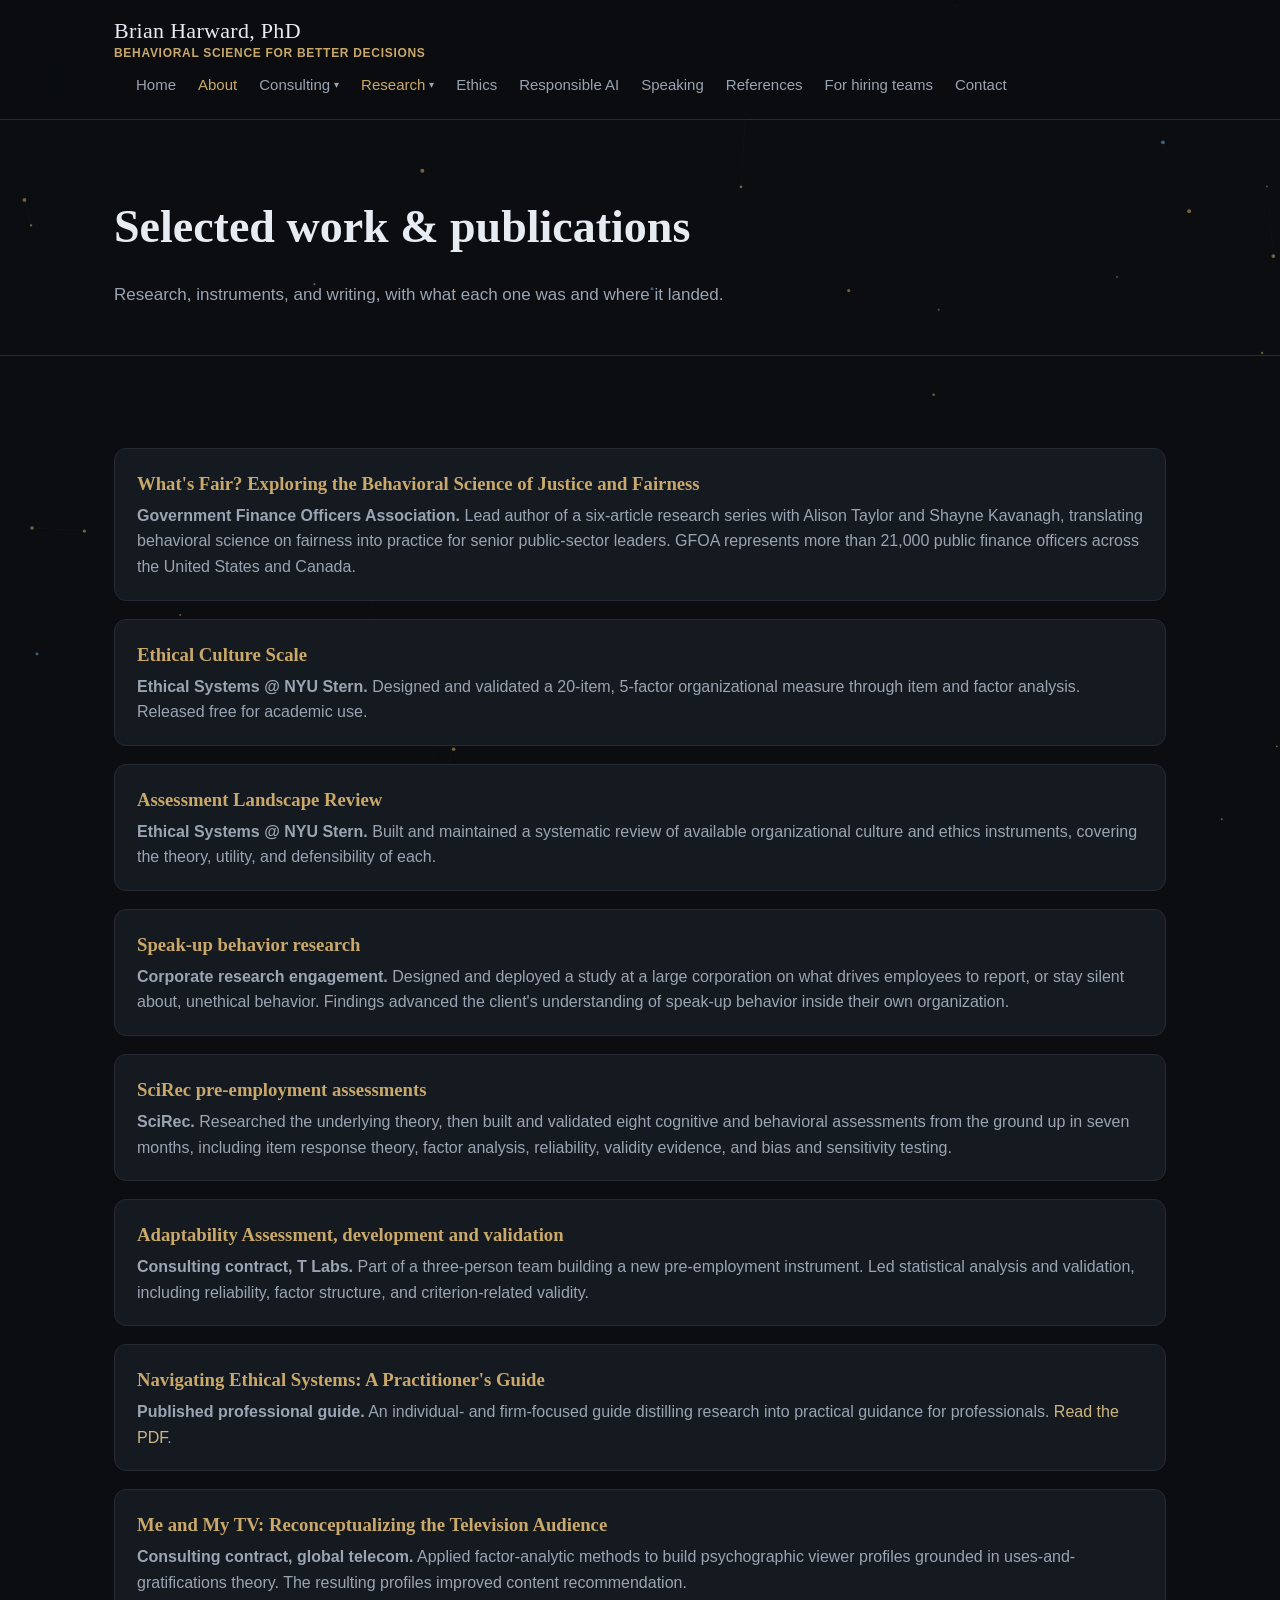
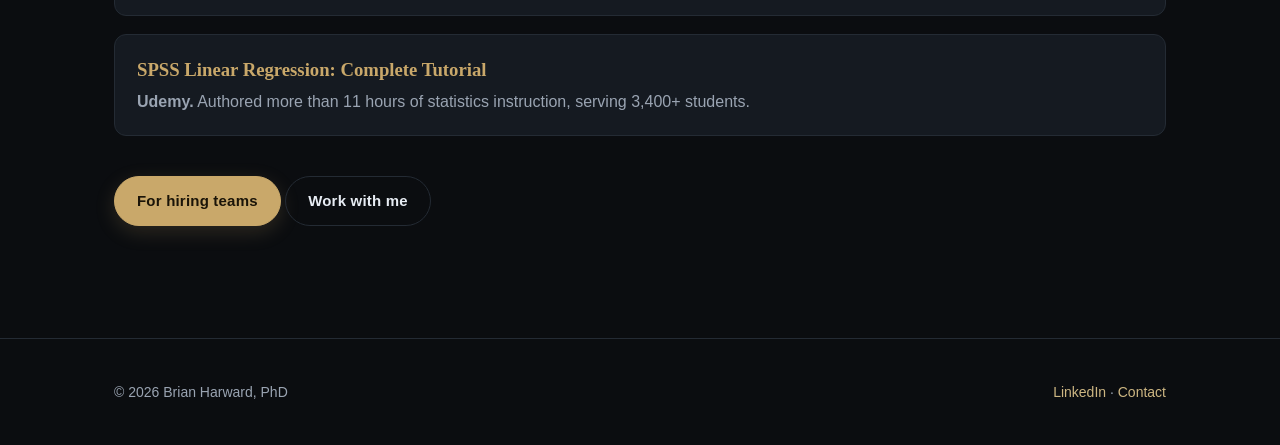
<file: work.html>
<!DOCTYPE html>
<html lang="en">
<head>
<meta charset="UTF-8">
<meta name="viewport" content="width=device-width, initial-scale=1.0">
  <link rel="icon" type="image/svg+xml" href="/favicon.svg">
  <link rel="icon" type="image/png" sizes="32x32" href="/favicon-32x32.png">
  <link rel="icon" type="image/png" sizes="16x16" href="/favicon-16x16.png">
  <link rel="shortcut icon" href="/favicon.ico">
  <link rel="apple-touch-icon" sizes="180x180" href="/apple-touch-icon.png">
  <link rel="manifest" href="/site.webmanifest">
  <meta name="theme-color" content="#000000">
<title>Selected Work &amp; Publications | Brian Harward, PhD</title>
<meta name="description" content="Research, instruments, and writing by Brian Harward, PhD: the GFOA fairness series, the Ethical Culture Scale, pre-employment assessment development, and applied organizational research.">
<meta property="og:type" content="website">
<meta property="og:url" content="https://brianharward.com/work.html">
<meta property="og:title" content="Selected Work &amp; Publications | Brian Harward, PhD">
<meta property="og:description" content="Research, instruments, and writing by Brian Harward, PhD: the GFOA fairness series, the Ethical Culture Scale, pre-employment assessment development, and applied organizational research.">
<meta name="twitter:card" content="summary">
<meta name="twitter:title" content="Selected Work &amp; Publications | Brian Harward, PhD">
<meta name="twitter:description" content="Research, instruments, and writing by Brian Harward, PhD: the GFOA fairness series, the Ethical Culture Scale, pre-employment assessment development, and applied organizational research.">
<script type="application/ld+json">
{
  "@context": "https://schema.org",
  "@graph": [
    {
      "@type": "WebSite",
      "@id": "https://brianharward.com/#website",
      "name": "Brian Harward, PhD",
      "url": "https://brianharward.com/",
      "inLanguage": "en-US",
      "publisher": {
        "@id": "https://brianharward.com/#practice"
      }
    },
    {
      "@type": "ProfessionalService",
      "@id": "https://brianharward.com/#practice",
      "name": "Brian Harward, PhD",
      "url": "https://brianharward.com/",
      "description": "Advisory and research practice: depolarization and stakeholder advisory for boards and executives, organizational research, psychometrics and people analytics, applied ethics, and responsible AI.",
      "founder": {
        "@id": "https://brianharward.com/#brian"
      },
      "provider": {
        "@id": "https://brianharward.com/#brian"
      },
      "areaServed": "US",
      "availableLanguage": "en",
      "email": "brian@brianharward.com",
      "sameAs": [
        "https://www.linkedin.com/in/brianharward/"
      ],
      "hasOfferCatalog": {
        "@type": "OfferCatalog",
        "name": "Advisory and research services",
        "itemListElement": [
          {
            "@type": "Offer",
            "url": "https://brianharward.com/consulting-depolarization.html",
            "itemOffered": {
              "@type": "Service",
              "name": "Depolarization and stakeholder advisory",
              "serviceType": "Board and executive advisory on political polarization",
              "description": "Board and C-suite advisory, crisis and reputation response, stakeholder and political dynamics mapping, internal culture and speech norms, management training, and leadership coaching for organizations navigating political polarization. Delivered jointly with Morgan Hamel of MH Partners Inc.",
              "audience": {
                "@type": "Audience",
                "audienceType": "Corporate boards and executives, universities, nonprofits, government agencies, faith organizations, professional associations"
              },
              "provider": {
                "@id": "https://brianharward.com/#brian"
              }
            }
          },
          {
            "@type": "Offer",
            "url": "https://brianharward.com/people-analytics-psychometrics.html",
            "itemOffered": {
              "@type": "Service",
              "name": "People analytics and psychometrics",
              "serviceType": "Measurement, assessment development, and validation",
              "description": "Survey science and employee listening, assessment development and validation, item response theory, factor analysis, reliability and validity evidence, and adverse impact and fairness analysis.",
              "provider": {
                "@id": "https://brianharward.com/#brian"
              }
            }
          },
          {
            "@type": "Offer",
            "url": "https://brianharward.com/consulting-research.html",
            "itemOffered": {
              "@type": "Service",
              "name": "Organizational research",
              "serviceType": "Applied research and evaluation",
              "description": "Custom surveys, interviews, focus groups, and mixed-method studies on ethical culture, perceived polarization, leadership effectiveness, engagement, and trust.",
              "provider": {
                "@id": "https://brianharward.com/#brian"
              }
            }
          },
          {
            "@type": "Offer",
            "url": "https://brianharward.com/speaking.html",
            "itemOffered": {
              "@type": "Service",
              "name": "Speaking",
              "serviceType": "Keynotes, workshops, and briefings",
              "provider": {
                "@id": "https://brianharward.com/#brian"
              }
            }
          }
        ]
      }
    },
    {
      "@type": "Person",
      "@id": "https://brianharward.com/#brian",
      "name": "Brian Harward",
      "honorificSuffix": "PhD",
      "jobTitle": "Organizational psychologist and research scientist",
      "url": "https://brianharward.com/",
      "email": "brian@brianharward.com",
      "description": "Organizational psychologist (PhD) and research scientist. Advises boards and executives on political polarization and stakeholder dynamics with Morgan Hamel of MH Partners, and works in psychometrics, people analytics, applied ethics, and organizational research.",
      "knowsAbout": [
        "Political polarization",
        "Depolarization consulting",
        "Stakeholder dynamics",
        "Board advisory",
        "Organizational ethics",
        "Ethical culture measurement",
        "Psychometrics",
        "People analytics",
        "Survey design and validation",
        "Selection and assessment",
        "Adverse impact and fairness analysis",
        "Responsible AI",
        "Behavioral science"
      ],
      "alumniOf": {
        "@type": "CollegeOrUniversity",
        "name": "Walden University"
      },
      "award": "Distinguished Faculty Award for teaching statistics",
      "address": {
        "@type": "PostalAddress",
        "addressLocality": "San Antonio",
        "addressRegion": "TX",
        "addressCountry": "US"
      },
      "sameAs": [
        "https://www.linkedin.com/in/brianharward/",
        "https://statsfriend.com/"
      ],
      "worksFor": {
        "@id": "https://brianharward.com/#practice"
      }
    }
  ]
}
</script>
<link rel="stylesheet" href="styles.css">
</head>
<body>
  <canvas id="bg-net" aria-hidden="true"></canvas>
<header class="site-header">
  <div class="container nav-row">
<a class="brand" href="index.html"><span class="brand-name">Brian Harward, PhD</span><span class="brand-tag">Behavioral Science for Better Decisions</span></a>
<button class="nav-toggle" type="button" aria-label="Open menu" aria-controls="primary-nav" aria-expanded="false"><span class="bars" aria-hidden="true"></span></button>
    <nav class="primary-nav" id="primary-nav">
<a href="index.html">Home</a>
<a href="about.html" class="active">About</a>
<div class="nav-item has-dropdown">
<a href="consulting.html" class="nav-top">Consulting <span class="caret" aria-hidden="true">▾</span></a>
<div class="dropdown" role="menu">
<a href="consulting.html" role="menuitem">Consulting overview</a>
<a href="consulting-depolarization.html" role="menuitem">Depolarization Consulting</a>
<a href="consulting-research.html" role="menuitem">Research Consulting</a>
</div>
</div>
<div class="nav-item has-dropdown">
<a href="research.html" class="nav-top active">Research <span class="caret" aria-hidden="true">▾</span></a>
<div class="dropdown" role="menu">
<a href="research.html" role="menuitem">Research science</a>
<a href="people-analytics-psychometrics.html" role="menuitem">People analytics &amp; psychometrics</a>
<a href="work.html" role="menuitem">Selected work &amp; publications</a>
</div>
</div>
<a href="ethics.html">Ethics</a><a href="human-layer.html">Responsible AI</a>
<a href="speaking.html">Speaking</a><a href="references.html">References</a>
<a href="hiring.html">For hiring teams</a>
<a href="contact.html">Contact</a>
</nav>
</div>
</header>

<section class="page-hero">
<div class="container">
<h1>Selected work &amp; publications</h1>
<p>Research, instruments, and writing, with what each one was and where it landed.</p>
</div>
</section>

<section>
  <div class="container">
    <div class="ref-list">
      <div class="ref-item">
        <h3>What's Fair? Exploring the Behavioral Science of Justice and Fairness</h3>
        <p><strong>Government Finance Officers Association.</strong> Lead author of a six-article research series with Alison Taylor and Shayne Kavanagh, translating behavioral science on fairness into practice for senior public-sector leaders. GFOA represents more than 21,000 public finance officers across the United States and Canada.</p>
      </div>
      <div class="ref-item">
        <h3>Ethical Culture Scale</h3>
        <p><strong>Ethical Systems @ NYU Stern.</strong> Designed and validated a 20-item, 5-factor organizational measure through item and factor analysis. Released free for academic use.</p>
      </div>
      <div class="ref-item">
        <h3>Assessment Landscape Review</h3>
        <p><strong>Ethical Systems @ NYU Stern.</strong> Built and maintained a systematic review of available organizational culture and ethics instruments, covering the theory, utility, and defensibility of each.</p>
      </div>
      <div class="ref-item">
        <h3>Speak-up behavior research</h3>
        <p><strong>Corporate research engagement.</strong> Designed and deployed a study at a large corporation on what drives employees to report, or stay silent about, unethical behavior. Findings advanced the client's understanding of speak-up behavior inside their own organization.</p>
      </div>
      <div class="ref-item">
        <h3>SciRec pre-employment assessments</h3>
        <p><strong>SciRec.</strong> Researched the underlying theory, then built and validated eight cognitive and behavioral assessments from the ground up in seven months, including item response theory, factor analysis, reliability, validity evidence, and bias and sensitivity testing.</p>
      </div>
      <div class="ref-item">
        <h3>Adaptability Assessment, development and validation</h3>
        <p><strong>Consulting contract, T Labs.</strong> Part of a three-person team building a new pre-employment instrument. Led statistical analysis and validation, including reliability, factor structure, and criterion-related validity.</p>
      </div>
      <div class="ref-item">
        <h3>Navigating Ethical Systems: A Practitioner's Guide</h3>
        <p><strong>Published professional guide.</strong> An individual- and firm-focused guide distilling research into practical guidance for professionals. <a href="navigating-ethical-systems.pdf" target="_blank" rel="noopener">Read the PDF</a>.</p>
      </div>
      <div class="ref-item">
        <h3>Me and My TV: Reconceptualizing the Television Audience</h3>
        <p><strong>Consulting contract, global telecom.</strong> Applied factor-analytic methods to build psychographic viewer profiles grounded in uses-and-gratifications theory. The resulting profiles improved content recommendation.</p>
      </div>
      <div class="ref-item">
        <h3>SPSS Linear Regression: Complete Tutorial</h3>
        <p><strong>Udemy.</strong> Authored more than 11 hours of statistics instruction, serving 3,400+ students.</p>
      </div>
    </div>

    <div style="margin-top:40px">
      <a class="btn btn-primary" href="hiring.html">For hiring teams</a>
      <a class="btn btn-ghost" href="contact.html">Work with me</a>
    </div>
  </div>
</section>

<footer class="site-footer">
<div class="container footer-row">
<p>&copy; <span id="year"></span> Brian Harward, PhD</p>
<p>
<a href="https://www.linkedin.com/in/brianharward/" target="_blank" rel="noopener">LinkedIn</a>
· <a href="contact.html">Contact</a>
</p>
</div>
<script>document.getElementById('year').textContent=new Date().getFullYear();</script>
</footer>
<script src="nav.js" defer></script>

  <!-- bg-net -->
  <script>
  (function(){
    var canvas=document.getElementById("bg-net"); if(!canvas) return;
    var ctx=canvas.getContext("2d"); var W,H,DPR,nodes=[];
    var GOLD="201,168,106", BLUE="106,166,201";
    var reduce=window.matchMedia("(prefers-reduced-motion: reduce)").matches;
    function resize(){DPR=Math.min(window.devicePixelRatio||1,2);W=window.innerWidth;H=window.innerHeight;canvas.width=W*DPR;canvas.height=H*DPR;canvas.style.width=W+"px";canvas.style.height=H+"px";ctx.setTransform(DPR,0,0,DPR,0,0);}
    function init(){var count=Math.round(Math.min(70,Math.max(28,(W*H)/26000)));nodes=[];for(var i=0;i<count;i++){nodes.push({x:Math.random()*W,y:Math.random()*H,vx:(Math.random()-0.5)*0.12,vy:(Math.random()-0.5)*0.12,r:Math.random()*1.4+0.6,gold:Math.random()<0.55});}}
    function draw(){ctx.clearRect(0,0,W,H);var LINK=140;for(var i=0;i<nodes.length;i++){var a=nodes[i];for(var j=i+1;j<nodes.length;j++){var b=nodes[j];var dx=a.x-b.x,dy=a.y-b.y;var d=Math.sqrt(dx*dx+dy*dy);if(d<LINK){var op=(1-d/LINK)*0.10;ctx.strokeStyle="rgba("+(a.gold?GOLD:BLUE)+","+op+")";ctx.lineWidth=0.6;ctx.beginPath();ctx.moveTo(a.x,a.y);ctx.lineTo(b.x,b.y);ctx.stroke();}}}for(var k=0;k<nodes.length;k++){var n=nodes[k];ctx.beginPath();ctx.arc(n.x,n.y,n.r,0,Math.PI*2);ctx.fillStyle="rgba("+(n.gold?GOLD:BLUE)+",0.55)";ctx.fill();}}
    function step(){for(var k=0;k<nodes.length;k++){var n=nodes[k];n.x+=n.vx;n.y+=n.vy;if(n.x<0||n.x>W)n.vx*=-1;if(n.y<0||n.y>H)n.vy*=-1;}draw();if(!reduce)requestAnimationFrame(step);}
    resize();init();window.addEventListener("resize",function(){resize();init();draw();});
    if(reduce){draw();}else{requestAnimationFrame(step);}
  })();
  </script>
  <!-- /bg-net -->
</body>
</html>
</file>
<file: styles.css>
/* =====================================================================
   Brian Harward — site styles
   Edit the variables in :root to change theme-wide colors/fonts/spacing.
   ===================================================================== */

:root {
  --bg:          #0b0d10;
  --bg-elev:     #11151a;
  --bg-card:     #151a21;
  --border:      #242b34;
  --text:        #e7ecf3;
  --text-muted:  #9aa4b2;
  --accent:      #c9a86a;
  --accent-2:    #6aa6c9;
  --link:        #cdb682;
  --font-sans: 'Inter', -apple-system, BlinkMacSystemFont, 'Segoe UI', Roboto, Oxygen, Ubuntu, sans-serif;
  --font-serif: Georgia, 'Times New Roman', serif;
  --container: 1100px;
  --radius: 12px;
}

* { box-sizing: border-box; }
html, body { margin: 0; padding: 0; }
body {
  font-family: var(--font-sans);
  background: var(--bg);
  color: var(--text);
  line-height: 1.6;
  -webkit-font-smoothing: antialiased;
  text-rendering: optimizeLegibility;
}

a { color: var(--link); text-decoration: none; }
a:hover { text-decoration: underline; }
img { max-width: 100%; height: auto; display: block; }
.container { max-width: var(--container); margin: 0 auto; padding: 0 24px; }
.muted { color: var(--text-muted); }
.center { text-align: center; }

.site-header {
  border-bottom: 1px solid var(--border);
  background: rgba(11,13,16,.85);
  backdrop-filter: blur(8px);
  position: sticky; top: 0; z-index: 50;
}
.nav-row { display: flex; align-items: center; justify-content: space-between; padding: 18px 24px; }
.brand { font-family: var(--font-serif); font-size: 22px; color: var(--text); letter-spacing: .3px; }
.brand span { color: var(--accent); font-style: italic; }
.primary-nav a { color: var(--text-muted); margin-left: 22px; font-size: 15px; font-weight: 500; }
.primary-nav a:hover, .primary-nav a.active { color: var(--text); text-decoration: none; }
.primary-nav a.active { color: var(--accent); }

.hero { padding: 80px 0 60px; border-bottom: 1px solid var(--border); }
.hero-grid { display: grid; grid-template-columns: 1.2fr .8fr; gap: 60px; align-items: center; }
.eyebrow { text-transform: uppercase; letter-spacing: 2px; font-size: 12px; color: var(--accent); margin: 0 0 14px; }
.hero h1 { font-family: var(--font-serif); font-size: clamp(34px, 4.5vw, 56px); line-height: 1.1; margin: 0 0 18px; font-weight: 600; }
.lead { font-size: 18px; color: var(--text-muted); margin: 0 0 28px; max-width: 56ch; }
.cta-row { display: flex; gap: 14px; flex-wrap: wrap; }
.hero-image img {
  border-radius: var(--radius);
  border: 1px solid var(--border);
  width: 100%;
  aspect-ratio: 1 / 1;
  object-fit: cover;
}

.btn { display: inline-block; padding: 12px 22px; border-radius: 999px; font-weight: 600; font-size: 15px; letter-spacing: .2px; transition: transform .15s ease, background .15s ease, color .15s ease; }
.btn-primary { background: var(--accent); color: #1a1408; border: 1px solid var(--accent); }
.btn-primary:hover { transform: translateY(-1px); text-decoration: none; }
.btn-ghost { color: var(--text); border: 1px solid var(--border); background: transparent; }
.btn-ghost:hover { background: var(--bg-elev); text-decoration: none; }

section { padding: 72px 0; }
.section-title { font-family: var(--font-serif); font-size: 32px; margin: 0 0 8px; }
.section-sub { color: var(--text-muted); margin: 0 0 32px; }

.card-grid { display: grid; grid-template-columns: repeat(3, 1fr); gap: 22px; }
.card { display: block; padding: 28px 24px; background: var(--bg-card); border: 1px solid var(--border); border-radius: var(--radius); color: var(--text); transition: transform .2s ease, border-color .2s ease; }
.card:hover { transform: translateY(-2px); border-color: var(--accent); text-decoration: none; }
.card h3 { font-family: var(--font-serif); font-size: 22px; margin: 0 0 10px; color: var(--accent); }
.card p { color: var(--text-muted); margin: 0 0 14px; }
.card-link { font-size: 14px; color: var(--link); }

.reviews { background: var(--bg-elev); border-top: 1px solid var(--border); border-bottom: 1px solid var(--border); }
.quote-grid{display:grid;grid-template-columns:1fr;gap:18px;}
.quote { margin: 0; padding: 26px; background: var(--bg-card); border: 1px solid var(--border); border-radius: var(--radius); }
.quote-wide { grid-column: 1 / -1; }
.quote blockquote { margin: 0 0 14px; font-family: var(--font-serif); font-size: 18px; line-height: 1.55; }
.quote figcaption strong { display: block; color: var(--accent); }
.quote figcaption span { color: var(--text-muted); font-size: 14px; }

.cta-strip { background: linear-gradient(180deg, var(--bg-elev), var(--bg)); }
.cta-strip-inner { display: flex; align-items: center; justify-content: space-between; gap: 24px; border: 1px solid var(--border); background: var(--bg-card); padding: 28px 32px; border-radius: var(--radius); }
.cta-strip-inner h2 { margin: 0 0 6px; font-family: var(--font-serif); }
.cta-strip-inner p { margin: 0; color: var(--text-muted); }

.page-hero { padding: 70px 0 30px; border-bottom: 1px solid var(--border); }
.page-hero h1 { font-family: var(--font-serif); font-size: clamp(30px, 4vw, 46px); margin: 0 0 12px; }
.page-hero p { color: var(--text-muted); max-width: 70ch; font-size: 17px; }

.prose { max-width: 760px; }
.prose h2 { font-family: var(--font-serif); margin-top: 36px; }
.prose h3 { font-family: var(--font-serif); color: var(--accent); margin-top: 28px; }
.prose h4 { font-family: var(--font-serif); margin: 22px 0 6px; font-size: 18px; }
.prose ul { padding-left: 20px; }
.prose li { margin: 6px 0; }

.ref-list { display: grid; gap: 18px; margin-top: 20px; }
.ref-item { background: var(--bg-card); border: 1px solid var(--border); border-radius: var(--radius); padding: 20px 22px; }
.ref-item h3 { margin: 0 0 4px; font-family: var(--font-serif); color: var(--accent); }
.ref-item p { margin: 0; color: var(--text-muted); }

.site-footer { border-top: 1px solid var(--border); padding: 28px 0; margin-top: 40px; color: var(--text-muted); font-size: 14px; }
.footer-row { display: flex; align-items: center; justify-content: space-between; gap: 12px; }

/* Full-recommendation cards (References) */
.rec-list { display: grid; gap: 22px; }
.rec { background: var(--bg-card); border: 1px solid var(--border); border-radius: var(--radius); padding: 26px 28px; }
.rec-head { margin-bottom: 14px; border-bottom: 1px solid var(--border); padding-bottom: 12px; }
.rec-head h3 { font-family: var(--font-serif); color: var(--accent); margin: 0 0 4px; font-size: 22px; }
.rec-title { margin: 0 0 4px; color: var(--text); font-size: 14px; }
.rec-meta { margin: 0; color: var(--text-muted); font-size: 13px; font-style: italic; }
.rec-body p { margin: 0 0 12px; }
.rec-body p:last-child { margin-bottom: 0; }

/* About page */
.about-body { max-width: 760px; }
.about-photo {
  width: 140px;
  height: 140px;
  border-radius: var(--radius);
  border: 1px solid var(--border);
  object-fit: cover;
}
.about-photo-float {
  float: left;
  margin: 4px 22px 12px 0;
  shape-outside: inset(0 round var(--radius));
}

@media (max-width: 860px) {
  .hero-grid, .card-grid, .quote-grid { grid-template-columns: 1fr; }
  .cta-strip-inner { flex-direction: column; align-items: flex-start; }
  .quote-wide { grid-column: auto; }
  .about-photo { width: 110px; height: 110px; }
  .about-photo-float { margin: 2px 16px 8px 0; }
}

/* =====================================================================
   Primary nav with Consulting dropdown — v2
   ===================================================================== */

/* Layout the nav as a clean horizontal flex row */
.primary-nav {
  display: flex;
  align-items: center;
  flex-wrap: wrap;
  row-gap: 6px;
}

/* Make the dropdown wrapper behave like a normal nav link */
.primary-nav .nav-item.has-dropdown {
  position: relative;
  margin-left: 22px;
}
.primary-nav .nav-item.has-dropdown:first-child { margin-left: 0; }

/* Top-level link inside the dropdown wrapper — match other nav links */
.primary-nav .nav-item.has-dropdown > .nav-top {
  display: inline-flex;
  align-items: center;
  gap: 4px;
  margin-left: 0;
  padding: 4px 0;
  color: var(--text-muted);
  font-size: 15px;
  font-weight: 500;
  cursor: pointer;
}
.primary-nav .nav-item.has-dropdown > .nav-top:hover { color: var(--text); text-decoration: none; }
.primary-nav .nav-item.has-dropdown > .nav-top.active { color: var(--accent); }
.primary-nav .nav-item.has-dropdown .caret {
  font-size: 10px;
  color: var(--text-muted);
  transition: transform .15s ease;
}
.primary-nav .nav-item.has-dropdown:hover .caret,
.primary-nav .nav-item.has-dropdown:focus-within .caret { transform: rotate(180deg); color: var(--text); }

/* The dropdown panel — absolute, hidden by default */
.primary-nav .nav-item.has-dropdown .dropdown {
  position: absolute;
  top: 100%;
  left: -8px;
  min-width: 240px;
  background: var(--bg-card);
  border: 1px solid var(--border);
  border-radius: var(--radius);
  padding: 18px 0 8px;
  box-shadow: 0 14px 36px rgba(0,0,0,.55);
  opacity: 0;
  visibility: hidden;
  transform: translateY(-4px);
  transition: opacity .15s ease, transform .15s ease, visibility .15s linear;
  z-index: 100;
  display: flex;
  flex-direction: column;
}

/* Invisible hover bridge so cursor doesn't fall into a gap */
.primary-nav .nav-item.has-dropdown::after {
  content: "";
  position: absolute;
  top: 100%;
  left: 0;
  height: 14px;
  width: 100%;
  pointer-events: none;
}
.primary-nav .nav-item.has-dropdown:hover::after,
.primary-nav .nav-item.has-dropdown:focus-within::after { pointer-events: auto; }

.primary-nav .nav-item.has-dropdown:hover .dropdown,
.primary-nav .nav-item.has-dropdown:focus-within .dropdown {
  opacity: 1; visibility: visible; transform: translateY(0);
}

/* Dropdown items — reset the global ".primary-nav a" margin */
.primary-nav .nav-item.has-dropdown .dropdown a {
  display: block;
  padding: 10px 18px;
  margin: 0;
  color: var(--text-muted);
  font-size: 14.5px;
  font-weight: 500;
  white-space: nowrap;
}
.primary-nav .nav-item.has-dropdown .dropdown a:hover {
  background: var(--bg-elev);
  color: var(--text);
  text-decoration: none;
}
.primary-nav .nav-item.has-dropdown .dropdown a.active { color: var(--accent); }

/* Subpage cards on Consulting overview */
.subpage-cards { display: grid; grid-template-columns: repeat(2, 1fr); gap: 22px; }
.subpage-card {
  display: block; padding: 26px 26px 22px;
  background: var(--bg-card); border: 1px solid var(--border); border-radius: var(--radius);
  color: var(--text); transition: transform .2s ease, border-color .2s ease;
}
.subpage-card:hover { transform: translateY(-2px); border-color: var(--accent); text-decoration: none; }
.subpage-card h3 { font-family: var(--font-serif); font-size: 22px; margin: 0 0 10px; color: var(--accent); }
.subpage-card p { color: var(--text-muted); margin: 0 0 14px; }
.subpage-card .card-link { font-size: 14px; color: var(--link); }

/* =====================================================================
   Mobile (≤860px): hamburger menu + collapsible panel
   ===================================================================== */

/* Hamburger button — hidden on desktop */
.nav-toggle {
  display: none;
  appearance: none;
  background: transparent;
  border: 1px solid var(--border);
  color: var(--text);
  border-radius: 8px;
  padding: 8px 10px;
  cursor: pointer;
  line-height: 0;
  transition: background .15s ease, border-color .15s ease;
}
.nav-toggle:hover { background: var(--bg-elev); border-color: var(--accent); }
.nav-toggle:focus-visible { outline: 2px solid var(--accent); outline-offset: 2px; }
.nav-toggle .bars,
.nav-toggle .bars::before,
.nav-toggle .bars::after {
  display: block;
  width: 22px;
  height: 2px;
  background: currentColor;
  border-radius: 2px;
  transition: transform .2s ease, opacity .2s ease;
}
.nav-toggle .bars { position: relative; }
.nav-toggle .bars::before,
.nav-toggle .bars::after {
  content: "";
  position: absolute;
  left: 0;
}
.nav-toggle .bars::before { top: -7px; }
.nav-toggle .bars::after  { top:  7px; }
/* Animate to an X when open */
.nav-toggle[aria-expanded="true"] .bars { background: transparent; }
.nav-toggle[aria-expanded="true"] .bars::before { transform: translateY(7px) rotate(45deg); }
.nav-toggle[aria-expanded="true"] .bars::after  { transform: translateY(-7px) rotate(-45deg); }

/* Prevent body scroll when menu is open on mobile */
body.nav-open { overflow: hidden; }

@media (max-width: 860px) {
  .subpage-cards { grid-template-columns: 1fr; }

  .nav-row { flex-wrap: nowrap; gap: 12px; padding: 14px 20px; }
  .brand { font-size: 19px; }

  /* Show the hamburger */
  .nav-toggle { display: inline-flex; align-items: center; justify-content: center; }

  /* Collapse the nav into a panel below the header */
  .primary-nav {
    position: absolute;
    top: 100%;
    left: 0;
    right: 0;
    flex-direction: column;
    align-items: stretch;
    row-gap: 0;
    background: var(--bg-elev);
    border-top: 1px solid var(--border);
    border-bottom: 1px solid var(--border);
    padding: 8px 20px 16px;
    max-height: calc(100vh - 64px);
    overflow-y: auto;
    transform: translateY(-8px);
    opacity: 0;
    visibility: hidden;
    pointer-events: none;
    transition: opacity .18s ease, transform .18s ease, visibility .18s linear;
    box-shadow: 0 14px 30px rgba(0,0,0,.45);
  }
  .primary-nav.is-open {
    transform: translateY(0);
    opacity: 1;
    visibility: visible;
    pointer-events: auto;
  }

  /* Larger, finger-friendly tap targets */
  .primary-nav > a,
  .primary-nav .nav-item.has-dropdown > .nav-top {
    display: block;
    margin: 0;
    padding: 14px 4px;
    font-size: 17px;
    color: var(--text);
    border-bottom: 1px solid var(--border);
  }
  .primary-nav > a:last-child { border-bottom: none; }
  .primary-nav .nav-item.has-dropdown { margin-left: 0; width: 100%; border-bottom: 1px solid var(--border); }

  /* Inline the dropdown links as indented sub-items */
  .primary-nav .nav-item.has-dropdown > .nav-top { border-bottom: none; }
  .primary-nav .nav-item.has-dropdown .caret { display: none; }
  .primary-nav .nav-item.has-dropdown::after { display: none; }
  .primary-nav .nav-item.has-dropdown .dropdown {
    position: static;
    opacity: 1;
    visibility: visible;
    transform: none;
    box-shadow: none;
    border: none;
    background: transparent;
    padding: 0 0 6px 14px;
    min-width: 0;
    width: 100%;
  }
  .primary-nav .nav-item.has-dropdown .dropdown a {
    padding: 10px 4px;
    font-size: 15.5px;
    color: var(--text-muted);
  }
}

/* =====================================================================
   Animated page headers (per-page SVGs)
   ===================================================================== */

.header-anim {
  display: block;
  width: 100%;
  margin: 0 0 28px;
  border-radius: var(--radius);
  border: 1px solid var(--border);
  overflow: hidden;
  line-height: 0;
}
.header-anim svg { display: block; width: 100%; height: auto; }

/* --- Depolarization: interlocking combs --- */
.depol-header { aspect-ratio: 1100 / 360; }

.depol-header .axis {
  opacity: 0;
  animation: depol-fade-in 0.45s ease-out forwards;
}
.depol-header .comb-line {
  stroke-dasharray: 1;
  stroke-dashoffset: 1;
  animation: depol-draw 0.55s cubic-bezier(0.32, 0.72, 0.36, 1) forwards;
  animation-delay: calc(0.15s + var(--i, 0) * 0.055s);
}
.depol-header .comb-tip {
  stroke-dasharray: 1;
  stroke-dashoffset: 1;
  stroke-opacity: 0.95;
  animation:
    depol-draw 0.30s cubic-bezier(0.32, 0.72, 0.36, 1) forwards,
    depol-tip-pulse 2.8s ease-in-out infinite;
  animation-delay:
    calc(0.50s + var(--i, 0) * 0.055s),
    calc(var(--i, 0) * -0.20s);
}
.depol-header .comb-dot {
  opacity: 0;
  fill-opacity: 1;
  transform-box: fill-box;
  transform-origin: center;
  animation:
    depol-dot-in 0.32s ease-out forwards,
    depol-dot-pulse 2.8s ease-in-out infinite;
  animation-delay:
    calc(0.70s + var(--i, 0) * 0.055s),
    calc(var(--i, 0) * -0.20s);
}
@keyframes depol-fade-in { to { opacity: 1; } }
@keyframes depol-draw    { to { stroke-dashoffset: 0; } }
@keyframes depol-dot-in  { from { opacity: 0; } to { opacity: 1; } }
@keyframes depol-dot-pulse {
  0%, 100% { transform: scale(1);    fill-opacity: 1;   }
  50%      { transform: scale(0.45); fill-opacity: 0.35; }
}
@keyframes depol-tip-pulse {
  0%, 100% { stroke-opacity: 0.95; }
  50%      { stroke-opacity: 0.45; }
}

@media (prefers-reduced-motion: reduce) {
  .depol-header * {
    animation: none !important;
    opacity: 1 !important;
    stroke-dashoffset: 0 !important;
    stroke-opacity: 0.95 !important;
    fill-opacity: 1 !important;
    transform: none !important;
  }
  .depol-header .comb-line { stroke-opacity: 0.28 !important; }
  .depol-header .axis { stroke-opacity: 0.1 !important; }
}

/* --- Research Consulting: distributions feeding a beacon --- */
.research-consulting { aspect-ratio: 1100 / 360; }

.research-consulting .axis,
.research-consulting .tick,
.research-consulting .insight-line {
  opacity: 0;
  animation: rescon-fade-in 0.5s ease-out forwards;
}
.research-consulting .axis         { animation-delay: 0.10s; }
.research-consulting .tick         { animation-delay: 0.20s; }
.research-consulting .insight-line { animation-delay: 0.25s; }

.research-consulting .curve-group {
  clip-path: inset(100% 0% 0% 0%);
  animation: rescon-rise 0.75s cubic-bezier(0.22, 0.61, 0.36, 1) forwards;
  animation-delay: calc(0.40s + var(--i, 0) * 0.14s);
}
.research-consulting .curve-fill {
  fill: #c9a86a;
  fill-opacity: 0.06;
}
.research-consulting .curve-stroke {
  fill: none;
  stroke: #c9a86a;
  stroke-opacity: 0.55;
  stroke-width: 1.3;
}

.research-consulting .peak-dot {
  opacity: 0;
  transform-box: fill-box;
  transform-origin: center;
  transform: scale(0.4);
  animation: rescon-peak-in 0.32s cubic-bezier(0.34, 1.56, 0.64, 1) forwards;
  animation-delay: calc(0.95s + var(--i, 0) * 0.14s);
}

.research-consulting .thread {
  opacity: 0;
  animation: rescon-fade-in 0.5s ease-out forwards;
  animation-delay: calc(1.55s + var(--i, 0) * 0.12s);
}

.research-consulting .beacon-core {
  opacity: 0;
  transform-box: fill-box;
  transform-origin: center;
  transform: scale(0.4);
  animation: rescon-beacon-ignite 0.45s cubic-bezier(0.34, 1.56, 0.64, 1) forwards;
  animation-delay: 2.20s;
}

.research-consulting .beacon-ring {
  fill: none;
  stroke: #e0c187;
  stroke-width: 1.2;
  vector-effect: non-scaling-stroke;
  transform-box: fill-box;
  transform-origin: center;
  opacity: 0;
  animation: rescon-ring-emit 2.6s ease-out infinite;
}
.research-consulting .beacon-ring.r1 { animation-delay: 2.55s; }
.research-consulting .beacon-ring.r2 { animation-delay: 3.42s; }
.research-consulting .beacon-ring.r3 { animation-delay: 4.28s; }

@keyframes rescon-fade-in { to { opacity: 1; } }
@keyframes rescon-rise { to { clip-path: inset(0% 0% 0% 0%); } }
@keyframes rescon-peak-in { to { opacity: 1; transform: scale(1); } }
@keyframes rescon-beacon-ignite { to { opacity: 1; transform: scale(1); } }
@keyframes rescon-ring-emit {
  0%   { transform: scale(0.06); opacity: 0; }
  8%   { opacity: 0.9; }
  100% { transform: scale(1); opacity: 0; }
}

@media (prefers-reduced-motion: reduce) {
  .research-consulting * {
    animation: none !important;
    opacity: 1 !important;
    transform: none !important;
    clip-path: none !important;
  }
  .research-consulting .beacon-ring { opacity: 0 !important; }
}


/* === Consulting overview animated header === */
.consulting {
  display:block;
  width:100%;
  max-width:1100px;
  height:auto;
  aspect-ratio:1100 / 360;
  background:#0a0d12;
}
.consulting .orbit {
  fill:none;
  transform-box:fill-box;
  transform-origin:center;
  transform:scale(0);
  vector-effect:non-scaling-stroke;
  animation:consult-orbit-in 0.7s cubic-bezier(0.22,0.61,0.36,1) forwards;
}
.consulting .orbit.o-inner  { animation-delay:0.30s; stroke:#c9a86a; stroke-opacity:0.50; stroke-width:1.2; }
.consulting .orbit.o-middle { animation-delay:0.45s; stroke:#c9a86a; stroke-opacity:0.30; stroke-width:1.0; stroke-dasharray:3 4; }
.consulting .orbit.o-outer  { animation-delay:0.60s; stroke:#c9a86a; stroke-opacity:0.18; stroke-width:1.0; }
.consulting .orbit.o-middle {
  animation:
    consult-orbit-in 0.7s cubic-bezier(0.22,0.61,0.36,1) 0.45s forwards,
    consult-orbit-flow 60s linear 1.5s infinite;
}
.consulting .hub-hex,
.consulting .hub-center {
  opacity:0;
  transform-box:fill-box;
  transform-origin:center;
  transform:scale(0.4);
  animation:consult-pop-in 0.4s cubic-bezier(0.34,1.56,0.64,1) forwards;
}
.consulting .hub-hex    { animation-delay:0.05s; }
.consulting .hub-center { animation-delay:0.20s; }
.consulting .spoke {
  stroke-dasharray:1;
  stroke-dashoffset:1;
  animation:consult-draw 0.40s cubic-bezier(0.32,0.72,0.36,1) forwards;
  animation-delay:calc(0.85s + var(--i, 0) * 0.06s);
}
.consulting .node {
  opacity:0;
  transform-box:fill-box;
  transform-origin:center;
  transform:scale(0.3);
  animation:consult-pop-in 0.35s cubic-bezier(0.34,1.56,0.64,1) forwards;
  animation-delay:calc(1.30s + var(--i, 0) * 0.06s);
}
.consulting .key-inner {
  opacity:0;
  fill-opacity:1;
  transform-box:fill-box;
  transform-origin:center;
  animation:
    consult-fade-in 0.40s ease-out forwards,
    consult-key-pulse 3.2s ease-in-out infinite;
  animation-delay:
    calc(2.05s + var(--i, 0) * 0.08s),
    calc(3.10s + var(--i, 0) * 0.40s);
}
.consulting .ping {
  opacity:0;
  transform-box:fill-box;
  transform-origin:center;
  animation:consult-ping 7.5s ease-out infinite;
  animation-delay:calc(2.80s + var(--i, 0) * 2.50s);
}
@keyframes consult-orbit-in { to { transform:scale(1); } }
@keyframes consult-orbit-flow { to { stroke-dashoffset:-200; } }
@keyframes consult-draw { to { stroke-dashoffset:0; } }
@keyframes consult-pop-in { to { opacity:1; transform:scale(1); } }
@keyframes consult-fade-in { to { opacity:1; } }
@keyframes consult-key-pulse {
  0%, 100% { transform:scale(1);    fill-opacity:1;    }
  50%      { transform:scale(0.45); fill-opacity:0.40; }
}
@keyframes consult-ping {
  0%   { transform:translate(0, 0);                                opacity:0;   }
  4%   { transform:translate(calc(var(--dx)*0.08), calc(var(--dy)*0.08)); opacity:0.95; }
  30%  { transform:translate(var(--dx), var(--dy));                opacity:0;   }
  100% { transform:translate(var(--dx), var(--dy));                opacity:0;   }
}
@media (prefers-reduced-motion: reduce) {
  .consulting * {
    animation:none !important;
    opacity:1 !important;
    transform:none !important;
  }
  .consulting .ping { opacity:0 !important; }
}


/* --- Responsible AI: neural network (how AI works) --- */
.ai-net{
  display:block;
  width:100%;
  max-width:1100px;
  height:auto;
  aspect-ratio:1100 / 360;
  background:#0a0d12;
}
.ai-edge{
  stroke:#c9a86a;
  stroke-width:1;
  stroke-opacity:0;
  animation:ai-edge-in 0.9s ease forwards;
  animation-delay:calc(0.04s * var(--i) + 0.12s * var(--ly));
}
@keyframes ai-edge-in{ from{ stroke-opacity:0; } to{ stroke-opacity:0.18; } }
.ai-node{ opacity:0; transform-box:fill-box; transform-origin:center; animation:ai-node-in 0.6s ease forwards; animation-delay:calc(0.18s * var(--ly) + 0.05s * var(--i)); }
@keyframes ai-node-in{ from{ opacity:0; transform:scale(0.4); } to{ opacity:1; transform:scale(1); } }
.ai-glow{ fill:url(#ai-glow); opacity:0; transform-box:fill-box; transform-origin:center; animation:ai-glow-pulse 3.2s ease-in-out infinite; animation-delay:calc(0.3s * var(--ly) + 0.2s * var(--i)); }
@keyframes ai-glow-pulse{ 0%,100%{ opacity:0.12; transform:scale(0.8); } 50%{ opacity:0.5; transform:scale(1.15); } }
.ai-dot{ fill:#0a0d12; stroke:#c9a86a; stroke-width:1.6; }
.ai-in .ai-dot{ stroke:#6aa6c9; }
.ai-out .ai-dot{ stroke:#e0c187; fill:#1a1408; }
.ai-signal{
  fill:#e0c187;
  opacity:0;
  animation:ai-flow 2.2s linear infinite;
  animation-delay:calc(var(--d) * 1s + 1s);
}
@keyframes ai-flow{
  0%{ transform:translate(calc(var(--x1) * 1px), calc(var(--y1) * 1px)); opacity:0; }
  12%{ opacity:1; }
  88%{ opacity:1; }
  100%{ transform:translate(calc(var(--x2) * 1px), calc(var(--y2) * 1px)); opacity:0; }
}
.ai-cap{
  fill:#5b6470;
  font-family:inherit;
  font-size:13px;
  letter-spacing:0.08em;
  text-anchor:middle;
  text-transform:uppercase;
  opacity:0;
  animation:ai-cap-in 0.8s ease forwards 1.1s;
}
@keyframes ai-cap-in{ from{ opacity:0; } to{ opacity:0.7; } }
@media (prefers-reduced-motion: reduce){
  .ai-edge{ animation:none; stroke-opacity:0.18; }
  .ai-node{ animation:none; opacity:1; }
  .ai-glow{ animation:none; opacity:0.25; }
  .ai-signal{ animation:none; opacity:0; }
  .ai-cap{ animation:none; opacity:0.7; }
}
/* === Ethics animated header === */
.ethics {
  display:block;
  width:100%;
  max-width:1100px;
  height:auto;
  aspect-ratio:1100 / 360;
  background:#0a0d12;
}
.ethics .horizon {
  opacity:0;
  animation:ethics-fade-in 0.5s ease-out 0.05s forwards;
}
.ethics .upright {
  clip-path:inset(100% 0% 0% 0%);
  animation:ethics-rise 0.5s cubic-bezier(0.22,0.61,0.36,1) 0.20s forwards;
}
.ethics .pivot {
  opacity:0;
  transform-box:fill-box;
  transform-origin:center;
  transform:scale(0.4);
  animation:ethics-pop-in 0.35s cubic-bezier(0.34,1.56,0.64,1) 0.55s forwards;
}
.ethics .beam-left,
.ethics .beam-right {
  stroke-dasharray:1;
  stroke-dashoffset:1;
  animation:ethics-draw 0.55s cubic-bezier(0.32,0.72,0.36,1) 0.85s forwards;
}
.ethics .plumb {
  stroke-dasharray:1;
  stroke-dashoffset:1;
  animation:ethics-draw 0.40s ease-out 1.25s forwards;
}
.ethics .principle-outer,
.ethics .principle-middle,
.ethics .principle-core {
  opacity:0;
}
.ethics .principle-outer  { animation:ethics-fade-in 0.5s ease-out 1.55s forwards; }
.ethics .principle-middle { animation:ethics-fade-in 0.5s ease-out 1.65s forwards; }
.ethics .principle-core {
  transform-box:fill-box;
  transform-origin:center;
  transform:scale(0.4);
  animation:
    ethics-pop-in 0.4s cubic-bezier(0.34,1.56,0.64,1) 1.75s forwards,
    ethics-principle-pulse 3.2s ease-in-out 3.5s infinite;
}
.ethics .hang-left,
.ethics .hang-right {
  stroke-dasharray:1;
  stroke-dashoffset:1;
  animation:ethics-draw 0.40s cubic-bezier(0.32,0.72,0.36,1) 1.50s forwards;
}
.ethics .weight-square,
.ethics .weight-circle {
  opacity:0;
  transform-box:fill-box;
  transform-origin:center;
  transform:scale(0.4);
  animation:ethics-pop-in 0.4s cubic-bezier(0.34,1.56,0.64,1) forwards;
}
.ethics .weight-square { animation-delay:1.85s; }
.ethics .weight-circle { animation-delay:1.95s; }
.ethics .inner-dot,
.ethics .inner-tri {
  opacity:0;
  transform-box:fill-box;
  transform-origin:center;
  transform:scale(0.4);
  animation:ethics-pop-in 0.35s cubic-bezier(0.34,1.56,0.64,1) forwards;
}
.ethics .inner-dot { animation-delay:2.10s; }
.ethics .inner-tri { animation-delay:2.20s; }
.ethics .beam-assembly {
  transform-box:view-box;
  transform-origin:550px 155px;
  animation:ethics-balance-rock 7s ease-in-out 3.0s infinite;
}
@keyframes ethics-fade-in { to { opacity:1; } }
@keyframes ethics-rise    { to { clip-path:inset(0% 0% 0% 0%); } }
@keyframes ethics-draw    { to { stroke-dashoffset:0; } }
@keyframes ethics-pop-in  { to { opacity:1; transform:scale(1); } }
@keyframes ethics-principle-pulse {
  0%, 100% { transform:scale(1);   opacity:1;   }
  50%      { transform:scale(0.7); opacity:0.55; }
}
@keyframes ethics-balance-rock {
  0%, 100% { transform:rotate(0deg); }
  25%      { transform:rotate(0.9deg); }
  75%      { transform:rotate(-0.9deg); }
}
@media (prefers-reduced-motion: reduce) {
  .ethics * {
    animation:none !important;
    opacity:1 !important;
    transform:none !important;
    clip-path:none !important;
    stroke-dashoffset:0 !important;
  }
}


/* === Research Science animated header === */
.research-science {
  display:block;
  width:100%;
  max-width:1100px;
  height:auto;
  aspect-ratio:1100 / 360;
  background:#0a0d12;
}
.research-science .radar,
.research-science .spot-mover {
  animation:rs-sweep 16.0s linear infinite;
}
.research-science .ring {
  fill:none;
  stroke:#e0c187;
  stroke-width:1.5;
  vector-effect:non-scaling-stroke;
  transform-box:fill-box;
  transform-origin:center;
  opacity:0;
  animation:rs-ring 2.0s ease-out infinite;
}
.research-science .ring.r1 { animation-delay:0s;    }
.research-science .ring.r2 { animation-delay:0.67s; }
.research-science .ring.r3 { animation-delay:1.33s; }
.research-science .source-glow {
  transform-box:fill-box;
  transform-origin:center;
  animation:rs-glow 1.4s ease-in-out infinite;
}
@keyframes rs-sweep {
  0.00% { transform: translateX(80.00px); }
  2.50% { transform: translateX(85.79px); }
  5.00% { transform: translateX(103.00px); }
  7.50% { transform: translateX(131.23px); }
  10.00% { transform: translateX(169.76px); }
  12.50% { transform: translateX(217.66px); }
  15.00% { transform: translateX(273.74px); }
  17.50% { transform: translateX(336.62px); }
  20.00% { transform: translateX(404.76px); }
  22.50% { transform: translateX(476.48px); }
  25.00% { transform: translateX(550.00px); }
  27.50% { transform: translateX(623.52px); }
  30.00% { transform: translateX(695.24px); }
  32.50% { transform: translateX(763.38px); }
  35.00% { transform: translateX(826.26px); }
  37.50% { transform: translateX(882.34px); }
  40.00% { transform: translateX(930.24px); }
  42.50% { transform: translateX(968.77px); }
  45.00% { transform: translateX(997.00px); }
  47.50% { transform: translateX(1014.21px); }
  50.00% { transform: translateX(1020.00px); }
  52.50% { transform: translateX(1014.21px); }
  55.00% { transform: translateX(997.00px); }
  57.50% { transform: translateX(968.77px); }
  60.00% { transform: translateX(930.24px); }
  62.50% { transform: translateX(882.34px); }
  65.00% { transform: translateX(826.26px); }
  67.50% { transform: translateX(763.38px); }
  70.00% { transform: translateX(695.24px); }
  72.50% { transform: translateX(623.52px); }
  75.00% { transform: translateX(550.00px); }
  77.50% { transform: translateX(476.48px); }
  80.00% { transform: translateX(404.76px); }
  82.50% { transform: translateX(336.62px); }
  85.00% { transform: translateX(273.74px); }
  87.50% { transform: translateX(217.66px); }
  90.00% { transform: translateX(169.76px); }
  92.50% { transform: translateX(131.23px); }
  95.00% { transform: translateX(103.00px); }
  97.50% { transform: translateX(85.79px); }
  100.00% { transform: translateX(80.00px); }
}
@keyframes rs-ring {
  0%   { transform:scale(0.06); opacity:0;   }
  8%   {                        opacity:0.9; }
  100% { transform:scale(1);    opacity:0;   }
}
@keyframes rs-glow {
  0%, 100% { transform:scale(0.85); opacity:0.20; }
  50%      { transform:scale(1.25); opacity:0.45; }
}
@media (prefers-reduced-motion: reduce) {
  .research-science * {
    animation:none !important;
    opacity:1 !important;
    transform:none !important;
  }
  .research-science .ring,
  .research-science .source-glow { opacity:0 !important; }
}

/* --- Speaking header: bridging clusters --- */
.speak-header { aspect-ratio: 1100 / 360; }

.speak-header .axis {
  opacity: 0;
  animation: speak-fade-in 0.6s ease-out forwards;
}

.speak-header .bridge {
  stroke-dasharray: 1;
  stroke-dashoffset: 1;
  animation: speak-draw 2.2s ease-out forwards, speak-bridge-pulse 6s ease-in-out infinite;
  animation-delay: calc(0.25s + var(--i) * 0.35s), calc(2.6s + var(--i) * 0.35s);
}

.speak-header .node {
  opacity: 0;
  transform-origin: center;
  animation: speak-node-in 0.7s ease-out forwards, speak-node-breathe 4.5s ease-in-out infinite;
  animation-delay: calc(0.1s + var(--i) * 0.15s), calc(1.4s + var(--i) * 0.2s);
}

.speak-header .node-r {
  animation-delay: calc(0.1s + var(--i) * 0.15s + 0.2s), calc(1.6s + var(--i) * 0.2s);
}

.speak-header .ring {
  opacity: 0;
  transform-box: fill-box;
  transform-origin: center;
  animation: speak-ring 4s ease-out infinite;
  animation-delay: calc(2.5s + var(--i) * 1.2s);
}

.speak-header .pulse {
  opacity: 0.9;
  filter: drop-shadow(0 0 3px rgba(224, 193, 135, 0.45));
}

@keyframes speak-fade-in {
  to { opacity: 1; }
}

@keyframes speak-draw {
  to { stroke-dashoffset: 0; }
}

@keyframes speak-bridge-pulse {
  0%, 100% { stroke-opacity: 0.5; }
  50%      { stroke-opacity: 0.85; }
}

@keyframes speak-node-in {
  0%   { opacity: 0; transform: scale(0.4); }
  100% { opacity: 1; transform: scale(1); }
}

@keyframes speak-node-breathe {
  0%, 100% { transform: scale(1); }
  50%      { transform: scale(1.18); }
}

@keyframes speak-ring {
  0%   { opacity: 0;   transform: scale(0.4); }
  40%  { opacity: 0.6; }
  100% { opacity: 0;   transform: scale(3.4); }
}

@media (prefers-reduced-motion: reduce) {
  .speak-header .axis,
  .speak-header .bridge,
  .speak-header .node,
  .speak-header .ring,
  .speak-header .pulse { animation: none; opacity: 1; stroke-dashoffset: 0; }
}

/* --- Homepage enhancements: 4-wide services grid, featured quote, hero trust, shared accent --- */
.card-grid-4{ grid-template-columns: repeat(4, 1fr); }
@media (max-width: 1000px){ .card-grid-4{ grid-template-columns: repeat(2, 1fr); } }
@media (max-width: 560px){ .card-grid-4{ grid-template-columns: 1fr; } }
.card:hover{ transform: translateY(-3px); border-color: var(--accent); }
.quote-feature{ grid-column: 1 / -1; padding: 32px 34px; border-color: rgba(201,168,106,0.45); background: linear-gradient(180deg, rgba(201,168,106,0.06), var(--bg-card)); position: relative; overflow: hidden; }
.quote-feature::before{ content:""; position:absolute; left:0; top:0; bottom:0; width:4px; background: linear-gradient(180deg, var(--accent), rgba(201,168,106,0.2)); }
.quote-feature blockquote{ font-size: 1.18rem; line-height: 1.6; }
.quote-feature figcaption strong{ color: var(--accent); font-size: 1.05rem; }
.hero-trust{ margin: 22px 0 0; font-size: 13px; color: var(--text-muted); letter-spacing: .3px; line-height: 1.6; }
.hero-trust-label{ display:block; text-transform: uppercase; letter-spacing: 2px; font-size: 11px; color: var(--accent); margin-bottom: 4px; }
.section-title{ position: relative; padding-bottom: 14px; }
.section-title::after{ content:""; display:block; position:absolute; left:0; bottom:0; width:46px; height:3px; border-radius:3px; background: linear-gradient(90deg, var(--accent), rgba(201,168,106,0)); }
.btn-primary{ box-shadow: 0 6px 20px rgba(201,168,106,0.18); }
.btn-primary:hover{ transform: translateY(-2px); box-shadow: 0 8px 26px rgba(201,168,106,0.28); }
.btn-ghost:hover{ border-color: var(--accent); color: var(--accent); }
.hero-image{ position: relative; }
.hero-image::after{ content:""; position:absolute; inset:-1px; border-radius: var(--radius); pointer-events:none; box-shadow: 0 0 0 1px rgba(201,168,106,0.18), 0 18px 50px rgba(0,0,0,0.45); }
.hero-image img{ position: relative; z-index: 1; }

/* === quote gradient borders === */
.quote-grid > .quote{grid-column:1/-1;border-width:1px;transition:border-color .3s ease;}
.quote-grid > .quote:nth-child(1){border-color:rgb(201,168,106);}
.quote-grid > .quote:nth-child(2){border-color:rgb(160,137,93);}
.quote-grid > .quote:nth-child(3){border-color:rgb(119,106,79);}
.quote-grid > .quote:nth-child(4){border-color:rgb(77,74,66);}
.quote-grid > .quote:nth-child(5){border-color:rgb(36,43,52);}
/* === card-grid-3 (What I Do) === */
.card-grid-3{grid-template-columns:repeat(3,1fr);}
@media (max-width:900px){.card-grid-3{grid-template-columns:repeat(2,1fr);}}
@media (max-width:560px){.card-grid-3{grid-template-columns:1fr;}}

/* === ambient node-field background === */
#bg-net{position:fixed;inset:0;width:100vw;height:100vh;z-index:0;pointer-events:none;}
body{position:relative;}
body > *:not(#bg-net):not(.site-header){position:relative;z-index:1;}
.hero{position:relative;}
.hero::before{content:"";position:absolute;top:-10%;right:-5%;width:60%;height:120%;background:radial-gradient(closest-side, rgba(201,168,106,0.14), rgba(201,168,106,0.04) 45%, transparent 70%);pointer-events:none;z-index:-1;filter:blur(8px);}
@media (prefers-reduced-motion: reduce){#bg-net{opacity:.7;}}

/* === header brand lockup === */
.nav-row{flex-wrap:wrap;row-gap:8px;align-items:center;}
.brand{display:flex;flex-direction:column;line-height:1.15;text-decoration:none;}
.brand .brand-name{font-family:var(--font-serif);font-size:22px;color:var(--text);font-style:normal;letter-spacing:.3px;white-space:nowrap;}
.brand .brand-tag{font-family:var(--font-sans);font-size:12px;font-weight:600;font-style:normal;letter-spacing:.7px;text-transform:uppercase;color:var(--accent);white-space:nowrap;margin-top:4px;}
.primary-nav{display:flex;flex-wrap:nowrap;align-items:center;}
.primary-nav a{white-space:nowrap;}
@media (max-width:520px){.brand .brand-name{font-size:19px;white-space:normal;}.brand .brand-tag{white-space:normal;}.primary-nav{flex-wrap:wrap;}}


/* === People analytics & psychometrics animated header === */
.psychometrics {
  display:block;
  width:100%;
  max-width:1100px;
  height:auto;
  aspect-ratio:1100 / 360;
  background:#0a0d12;
}
.psychometrics .pm-base,
.psychometrics .pm-axis,
.psychometrics .pm-ticks { opacity:0; animation:pm-fade-in 0.6s ease-out 0.05s forwards; }
.psychometrics .pm-person { opacity:0; animation:pm-rise 0.7s ease-out forwards; }
.psychometrics .pm-person.p1 { animation-delay:0.15s; }
.psychometrics .pm-person.p2 { animation-delay:0.30s; }
.psychometrics .pm-person.p3 { animation-delay:0.45s; }
.psychometrics .pm-paths { opacity:0; animation:pm-fade-in 0.8s ease-out 0.8s forwards; }
.psychometrics .pm-curve {
  stroke-dasharray:1; stroke-dashoffset:1;
  animation:pm-draw 1.6s ease-out 0.9s forwards;
}
.psychometrics .pm-peak {
  opacity:0; transform-box:fill-box; transform-origin:center;
  animation:pm-peak-pulse 3.4s ease-in-out 2.2s infinite;
}
/* Dot travel is handled by SVG animateMotion inside the graphic, which
   Firefox animates reliably; CSS offset-path is not used here. */

@keyframes pm-fade-in { to { opacity:1; } }
@keyframes pm-rise { from { opacity:0; transform:translateY(10px); } to { opacity:1; transform:translateY(0); } }
@keyframes pm-draw { to { stroke-dashoffset:0; } }
@keyframes pm-peak-pulse {
  0%,100% { opacity:0.45; transform:scale(0.85); }
  50%     { opacity:1;    transform:scale(1.2); }
}
@media (prefers-reduced-motion: reduce) {
  .psychometrics .pm-base,
  .psychometrics .pm-axis,
  .psychometrics .pm-ticks,
  .psychometrics .pm-paths,
  .psychometrics .pm-person { animation:none; opacity:1; }
  .psychometrics .pm-curve { animation:none; stroke-dashoffset:0; }
  .psychometrics .pm-peak { animation:none; opacity:0.8; }
  .psychometrics .pm-dot { display:none; }
}
</file>
